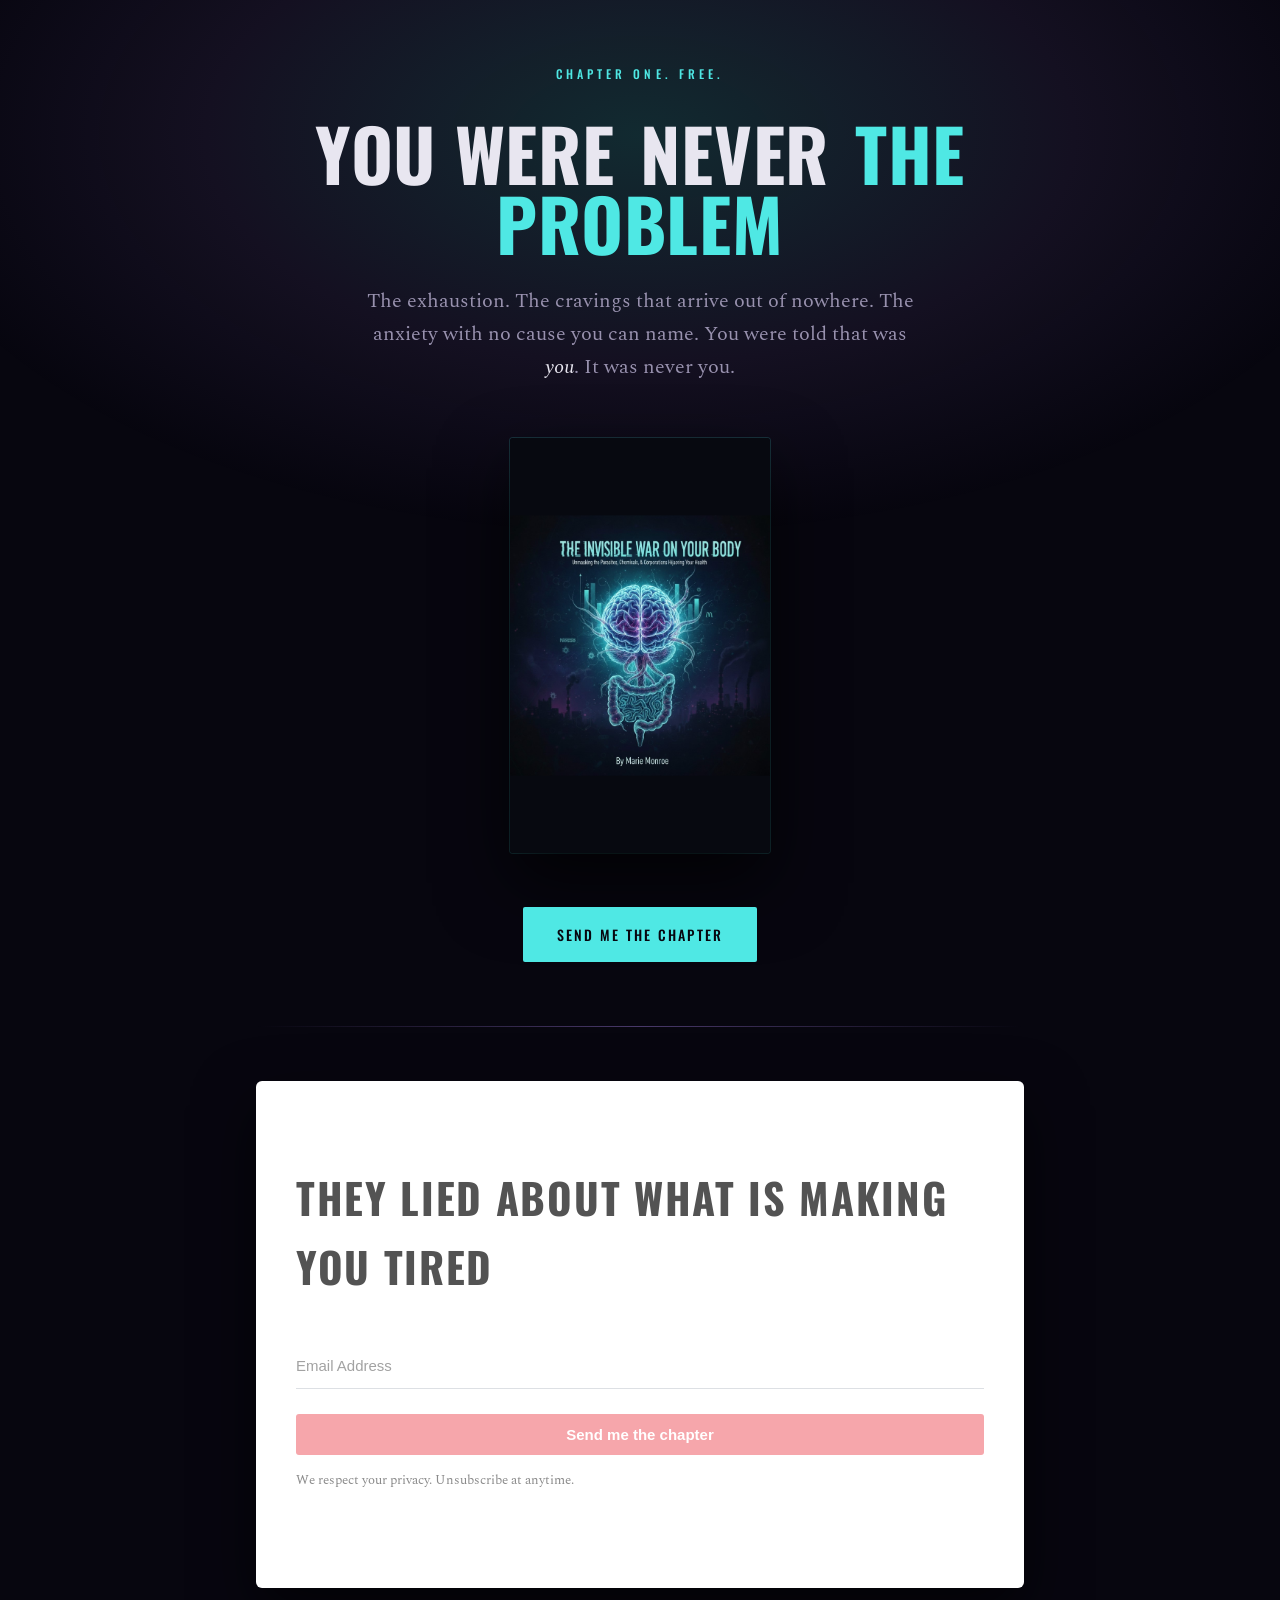
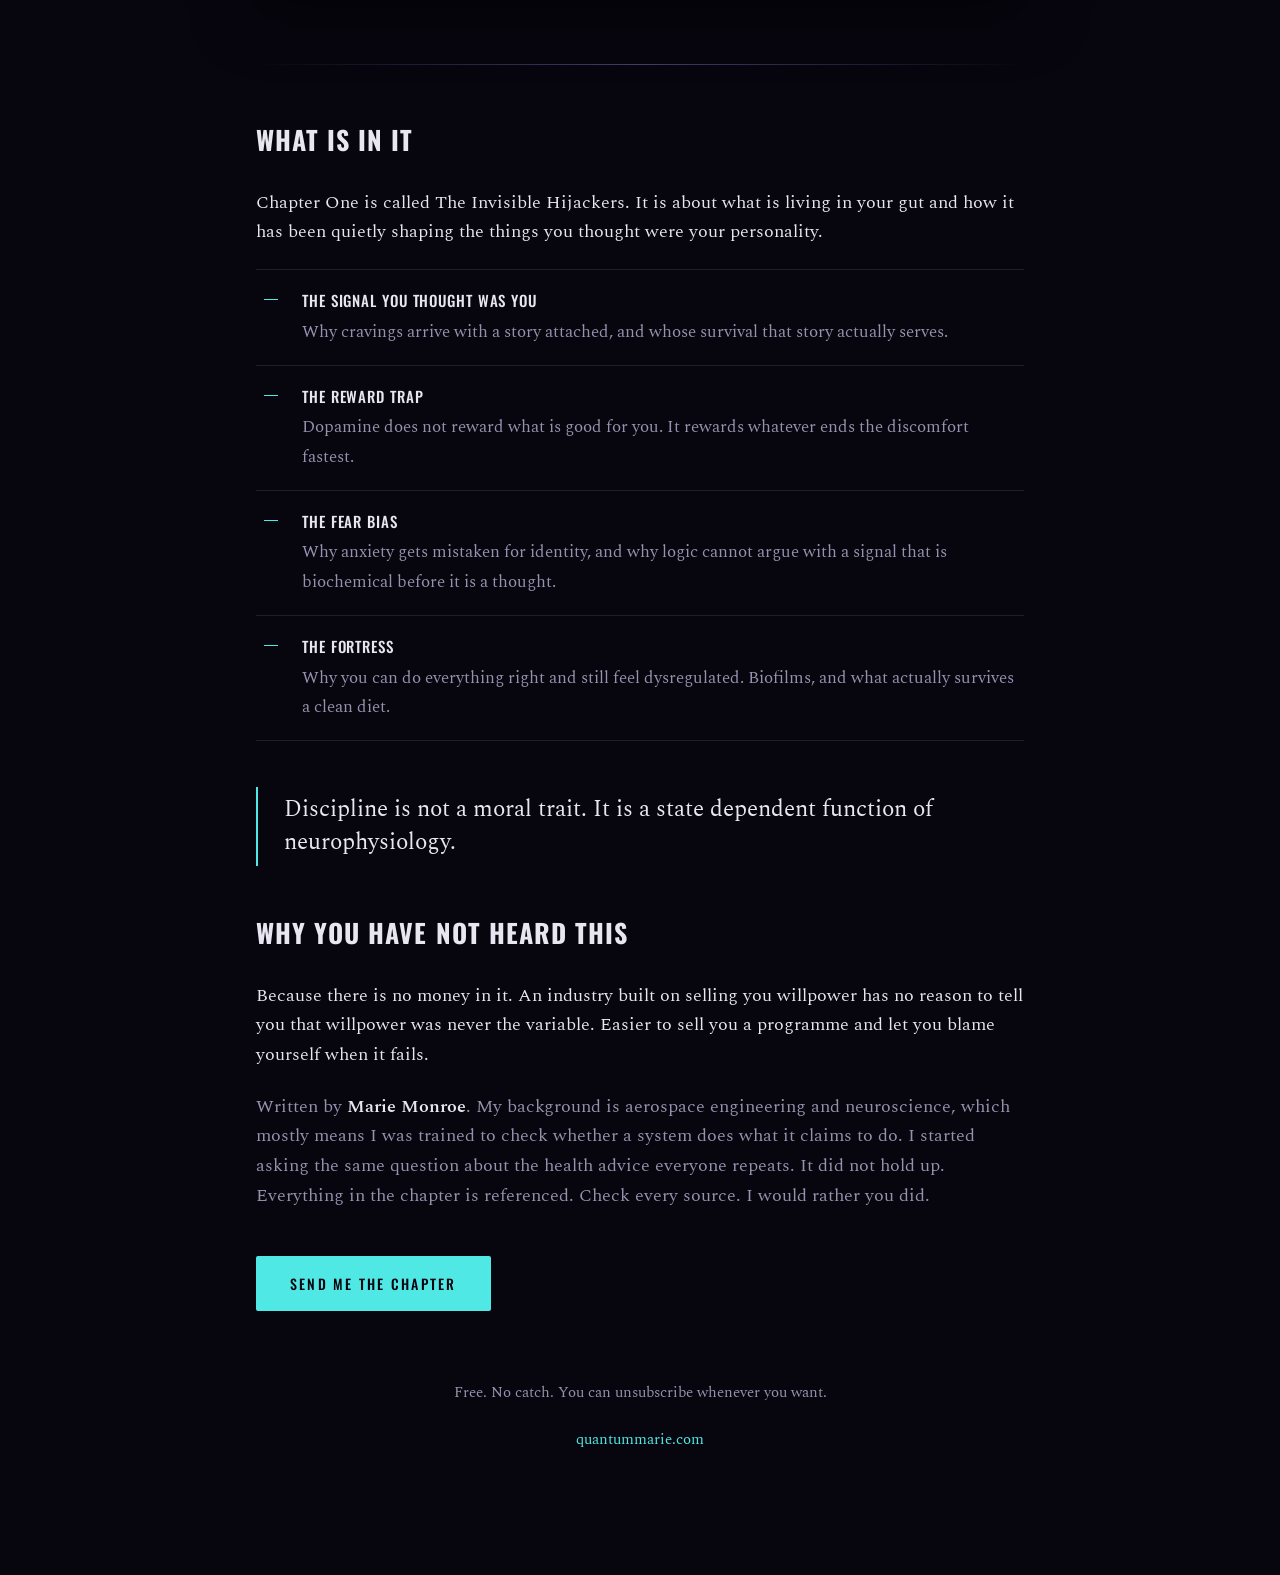
<file: free/index.html>
<!DOCTYPE html>
<html lang="en">
<head>
<meta charset="utf-8">
<meta name="viewport" content="width=device-width, initial-scale=1">
<title>Free Chapter | The Invisible War on Your Body</title>
<meta name="description" content="Chapter One of The Invisible War on Your Body. What is living in your gut, and how it has been shaping your cravings, your mood and your dopamine without your permission.">
<link rel="preconnect" href="https://fonts.googleapis.com">
<link rel="preconnect" href="https://fonts.gstatic.com" crossorigin>
<link href="https://fonts.googleapis.com/css2?family=Oswald:wght@500;700&family=Spectral:ital,wght@0,400;0,600;1,400&display=swap" rel="stylesheet">
<style>
:root{
  --ink:#07060F;
  --deep:#120C24;
  --signal:#4FE8E4;
  --violet:#8A6BC4;
  --paper:#E8E6F0;
  --mute:#9891AE;
}
*{box_sizing:border_box}
*,*::before,*::after{box-sizing:border-box}
html{scroll-behavior:smooth}
body{
  margin:0;
  background:var(--ink);
  color:var(--paper);
  font-family:'Spectral',Georgia,serif;
  font-size:18px;
  line-height:1.65;
  overflow-x:hidden;
}
.glow{
  position:fixed;
  top:-30vh;
  left:50%;
  transform:translateX(-50%);
  width:120vw;
  height:90vh;
  background:radial-gradient(ellipse at center,rgba(79,232,228,0.16),rgba(138,107,196,0.10) 40%,transparent 70%);
  pointer-events:none;
  z-index:0;
}
.wrap{
  position:relative;
  z-index:1;
  max-width:820px;
  margin:0 auto;
  padding:0 26px 100px;
}
header{padding:64px 0 0;text-align:center}
.eyebrow{
  font-family:'Oswald',sans-serif;
  font-weight:500;
  letter-spacing:0.34em;
  text-transform:uppercase;
  font-size:12px;
  color:var(--signal);
  margin:0 0 34px;
}
h1{
  font-family:'Oswald',sans-serif;
  font-weight:700;
  text-transform:uppercase;
  font-size:clamp(38px,8vw,72px);
  line-height:0.98;
  letter-spacing:0.01em;
  margin:0 0 26px;
}
h1 .lit{color:var(--signal)}
.redact{
  position:relative;
  display:inline-block;
  padding:0 0.1em;
}
.redact::after{
  content:"";
  position:absolute;
  inset:0.06em -0.06em 0.1em;
  background:var(--paper);
  animation:reveal 1.5s cubic-bezier(.7,0,.2,1) 0.9s forwards;
}
@keyframes reveal{to{transform:scaleX(0);transform-origin:right}}
@media (prefers-reduced-motion:reduce){
  .redact::after{animation:none;opacity:0}
}
.stand{
  font-size:20px;
  color:var(--mute);
  max-width:560px;
  margin:0 auto 54px;
}
.stand em{color:var(--paper);font-style:italic}
.cover{
  display:block;
  width:min(260px,62vw);
  margin:0 auto 54px;
  border-radius:3px;
  box-shadow:0 30px 70px rgba(0,0,0,0.7),0 0 0 1px rgba(79,232,228,0.18);
}
.formzone{
  margin:0 0 76px;
  scroll-margin-top:30px;
}
.rule{
  height:1px;
  background:linear-gradient(90deg,transparent,rgba(138,107,196,0.5),transparent);
  border:0;
  margin:0 0 54px;
}
h2{
  font-family:'Oswald',sans-serif;
  font-weight:700;
  text-transform:uppercase;
  letter-spacing:0.04em;
  font-size:26px;
  margin:0 0 26px;
}
p{margin:0 0 22px}
.inside{list-style:none;padding:0;margin:0 0 46px}
.inside li{
  padding:18px 0 18px 46px;
  position:relative;
  border-top:1px solid rgba(152,145,174,0.18);
}
.inside li:last-child{border-bottom:1px solid rgba(152,145,174,0.18)}
.inside li::before{
  content:"";
  position:absolute;
  left:8px;
  top:29px;
  width:14px;
  height:1px;
  background:var(--signal);
}
.inside strong{
  font-family:'Oswald',sans-serif;
  font-weight:500;
  text-transform:uppercase;
  letter-spacing:0.06em;
  font-size:15px;
  display:block;
  color:var(--paper);
  margin:0 0 4px;
}
.inside span{color:var(--mute);font-size:17px}
.pull{
  font-size:23px;
  line-height:1.45;
  color:var(--paper);
  border-left:2px solid var(--signal);
  padding:6px 0 6px 26px;
  margin:0 0 46px;
}
.who{color:var(--mute);margin-bottom:46px}
.who strong{color:var(--paper);font-weight:600}
.jump{
  display:inline-block;
  font-family:'Oswald',sans-serif;
  font-weight:500;
  text-transform:uppercase;
  letter-spacing:0.16em;
  font-size:14px;
  color:var(--ink);
  background:var(--signal);
  padding:16px 34px;
  border-radius:2px;
  text-decoration:none;
  transition:transform .2s ease,box-shadow .2s ease;
}
.jump:hover,.jump:focus{
  transform:translateY(-2px);
  box-shadow:0 12px 30px rgba(79,232,228,0.25);
}
a:focus-visible,.jump:focus-visible{outline:2px solid var(--violet);outline-offset:4px}
footer{
  text-align:center;
  color:var(--mute);
  font-size:15px;
  padding:70px 0 0;
}
footer a{color:var(--signal);text-decoration:none}
.formkit-form[data-uid="c30b18bfaf"]{
  max-width:100% !important;
  min-width:0 !important;
  box-shadow:0 24px 60px rgba(0,0,0,0.6) !important;
}
.formkit-form[data-uid="c30b18bfaf"] .formkit-background{display:none !important}
.formkit-form[data-uid="c30b18bfaf"] [data-style="full"]{display:block !important}
</style>
</head>
<body>

<div class="glow"></div>

<div class="wrap">

<header>
  <p class="eyebrow">Chapter One. Free.</p>
  <h1>You were <span class="redact">never</span> <span class="lit">the problem</span></h1>
  <p class="stand">The exhaustion. The cravings that arrive out of nowhere. The anxiety with no cause you can name. You were told that was <em>you</em>. It was never you.</p>
  <img class="cover" src="cover.png" alt="The Invisible War on Your Body by Marie Monroe">
  <a class="jump" href="#get">Send me the chapter</a>
</header>

<hr class="rule" style="margin:64px 0 54px">

<div class="formzone" id="get">
<script src="https://f.convertkit.com/ckjs/ck.5.js"></script>
      <form action="https://app.kit.com/forms/9782295/subscriptions" class="seva-form formkit-form" method="post" data-sv-form="9782295" data-uid="c30b18bfaf" data-format="inline" data-version="5" data-options="{&quot;settings&quot;:{&quot;after_subscribe&quot;:{&quot;action&quot;:&quot;message&quot;,&quot;success_message&quot;:&quot;Success! Now check your email to confirm your subscription.&quot;,&quot;redirect_url&quot;:&quot;&quot;},&quot;analytics&quot;:{&quot;google&quot;:null,&quot;fathom&quot;:null,&quot;facebook&quot;:null,&quot;segment&quot;:null,&quot;pinterest&quot;:null,&quot;sparkloop&quot;:null,&quot;googletagmanager&quot;:null},&quot;modal&quot;:{&quot;trigger&quot;:&quot;timer&quot;,&quot;scroll_percentage&quot;:null,&quot;timer&quot;:5,&quot;devices&quot;:&quot;all&quot;,&quot;show_once_every&quot;:15},&quot;powered_by&quot;:{&quot;show&quot;:true,&quot;url&quot;:&quot;https://kit.com/features/forms?utm_campaign=poweredby&amp;utm_content=form&amp;utm_medium=referral&amp;utm_source=dynamic&quot;},&quot;recaptcha&quot;:{&quot;enabled&quot;:false},&quot;return_visitor&quot;:{&quot;action&quot;:&quot;show&quot;,&quot;custom_content&quot;:&quot;&quot;},&quot;slide_in&quot;:{&quot;display_in&quot;:&quot;bottom_right&quot;,&quot;trigger&quot;:&quot;timer&quot;,&quot;scroll_percentage&quot;:null,&quot;timer&quot;:5,&quot;devices&quot;:&quot;all&quot;,&quot;show_once_every&quot;:15},&quot;sticky_bar&quot;:{&quot;display_in&quot;:&quot;top&quot;,&quot;trigger&quot;:&quot;timer&quot;,&quot;scroll_percentage&quot;:null,&quot;timer&quot;:5,&quot;devices&quot;:&quot;all&quot;,&quot;show_once_every&quot;:15}},&quot;version&quot;:&quot;5&quot;}" min-width="400 500 600 700 800" style="background-color: rgb(255, 255, 255); border-radius: 6px;"><div data-style="full"><div data-element="column" class="formkit-background" style="background-image: url(&quot;https://embed.filekitcdn.com/e/hbj6x24MYnfo9FvfHqjN1s/jfc7rpaAcbCzBEhMyAi7ho&quot;);"></div><div data-element="column" class="formkit-column"><div class="formkit-header" data-element="header" style="color: rgb(83, 83, 83); font-size: 28px; font-weight: 700;"><h2>They Lied About What is Making You Tired</h2></div><ul class="formkit-alert formkit-alert-error" data-element="errors" data-group="alert"></ul><div data-element="fields" class="seva-fields formkit-fields"><div class="formkit-field"><input class="formkit-input" name="email_address" aria-label="Email Address" placeholder="Email Address" required="" type="email" style="color: rgb(139, 139, 139); border-color: rgb(221, 224, 228); font-weight: 400;"></div><button data-element="submit" class="formkit-submit formkit-submit" style="color: rgb(255, 255, 255); background-color: rgb(246, 166, 171); border-radius: 3px; font-weight: 700;"><div class="formkit-spinner"><div></div><div></div><div></div></div><span class="">Send me the chapter</span></button></div><div class="formkit-disclaimer" data-element="disclaimer" style="color: rgb(139, 139, 139); font-size: 13px;">We respect your privacy. Unsubscribe at anytime.</div><div class="formkit-powered-by-convertkit-container"><a href="https://kit.com/features/forms?utm_campaign=poweredby&amp;utm_content=form&amp;utm_medium=referral&amp;utm_source=dynamic" data-element="powered-by" class="formkit-powered-by-convertkit" data-variant="dark" target="_blank" rel="nofollow noopener">Built with Kit</a></div></div></div><style>.formkit-form[data-uid="c30b18bfaf"] *{box-sizing:border-box;}.formkit-form[data-uid="c30b18bfaf"]{-webkit-font-smoothing:antialiased;-moz-osx-font-smoothing:grayscale;}.formkit-form[data-uid="c30b18bfaf"] legend{border:none;font-size:inherit;margin-bottom:10px;padding:0;position:relative;display:table;}.formkit-form[data-uid="c30b18bfaf"] fieldset{border:0;padding:0.01em 0 0 0;margin:0;min-width:0;}.formkit-form[data-uid="c30b18bfaf"] body:not(:-moz-handler-blocked) fieldset{display:table-cell;}.formkit-form[data-uid="c30b18bfaf"] h1,.formkit-form[data-uid="c30b18bfaf"] h2,.formkit-form[data-uid="c30b18bfaf"] h3,.formkit-form[data-uid="c30b18bfaf"] h4,.formkit-form[data-uid="c30b18bfaf"] h5,.formkit-form[data-uid="c30b18bfaf"] h6{color:inherit;font-size:inherit;font-weight:inherit;}.formkit-form[data-uid="c30b18bfaf"] h2{font-size:1.5em;margin:1em 0;}.formkit-form[data-uid="c30b18bfaf"] h3{font-size:1.17em;margin:1em 0;}.formkit-form[data-uid="c30b18bfaf"] p{color:inherit;font-size:inherit;font-weight:inherit;}.formkit-form[data-uid="c30b18bfaf"] ol:not([template-default]),.formkit-form[data-uid="c30b18bfaf"] ul:not([template-default]),.formkit-form[data-uid="c30b18bfaf"] blockquote:not([template-default]){text-align:left;}.formkit-form[data-uid="c30b18bfaf"] p:not([template-default]),.formkit-form[data-uid="c30b18bfaf"] hr:not([template-default]),.formkit-form[data-uid="c30b18bfaf"] blockquote:not([template-default]),.formkit-form[data-uid="c30b18bfaf"] ol:not([template-default]),.formkit-form[data-uid="c30b18bfaf"] ul:not([template-default]){color:inherit;font-style:initial;}.formkit-form[data-uid="c30b18bfaf"] .ordered-list,.formkit-form[data-uid="c30b18bfaf"] .unordered-list{list-style-position:outside !important;padding-left:1em;}.formkit-form[data-uid="c30b18bfaf"] .list-item{padding-left:0;}.formkit-form[data-uid="c30b18bfaf"][data-format="modal"]{display:none;}.formkit-form[data-uid="c30b18bfaf"][data-format="slide in"]{display:none;}.formkit-form[data-uid="c30b18bfaf"][data-format="sticky bar"]{display:none;}.formkit-sticky-bar .formkit-form[data-uid="c30b18bfaf"][data-format="sticky bar"]{display:block;}.formkit-form[data-uid="c30b18bfaf"] .formkit-input,.formkit-form[data-uid="c30b18bfaf"] .formkit-select,.formkit-form[data-uid="c30b18bfaf"] .formkit-checkboxes{width:100%;}.formkit-form[data-uid="c30b18bfaf"] .formkit-button,.formkit-form[data-uid="c30b18bfaf"] .formkit-submit{border:0;border-radius:5px;color:#ffffff;cursor:pointer;display:inline-block;text-align:center;font-size:15px;font-weight:500;cursor:pointer;margin-bottom:15px;overflow:hidden;padding:0;position:relative;vertical-align:middle;}.formkit-form[data-uid="c30b18bfaf"] .formkit-button:hover,.formkit-form[data-uid="c30b18bfaf"] .formkit-submit:hover,.formkit-form[data-uid="c30b18bfaf"] .formkit-button:focus,.formkit-form[data-uid="c30b18bfaf"] .formkit-submit:focus{outline:none;}.formkit-form[data-uid="c30b18bfaf"] .formkit-button:hover > span,.formkit-form[data-uid="c30b18bfaf"] .formkit-submit:hover > span,.formkit-form[data-uid="c30b18bfaf"] .formkit-button:focus > span,.formkit-form[data-uid="c30b18bfaf"] .formkit-submit:focus > span{background-color:rgba(0,0,0,0.1);}.formkit-form[data-uid="c30b18bfaf"] .formkit-button > span,.formkit-form[data-uid="c30b18bfaf"] .formkit-submit > span{display:block;-webkit-transition:all 300ms ease-in-out;transition:all 300ms ease-in-out;padding:12px 24px;}.formkit-form[data-uid="c30b18bfaf"] .formkit-input{background:#ffffff;font-size:15px;padding:12px;border:1px solid #e3e3e3;-webkit-flex:1 0 auto;-ms-flex:1 0 auto;flex:1 0 auto;line-height:1.4;margin:0;-webkit-transition:border-color ease-out 300ms;transition:border-color ease-out 300ms;}.formkit-form[data-uid="c30b18bfaf"] .formkit-input:focus{outline:none;border-color:#1677be;-webkit-transition:border-color ease 300ms;transition:border-color ease 300ms;}.formkit-form[data-uid="c30b18bfaf"] .formkit-input::-webkit-input-placeholder{color:inherit;opacity:0.8;}.formkit-form[data-uid="c30b18bfaf"] .formkit-input::-moz-placeholder{color:inherit;opacity:0.8;}.formkit-form[data-uid="c30b18bfaf"] .formkit-input:-ms-input-placeholder{color:inherit;opacity:0.8;}.formkit-form[data-uid="c30b18bfaf"] .formkit-input::placeholder{color:inherit;opacity:0.8;}.formkit-form[data-uid="c30b18bfaf"] .formkit-alert{background:#f9fafb;border:1px solid #e3e3e3;border-radius:5px;-webkit-flex:1 0 auto;-ms-flex:1 0 auto;flex:1 0 auto;list-style:none;margin:25px auto;padding:12px;text-align:center;width:100%;}.formkit-form[data-uid="c30b18bfaf"] .formkit-alert:empty{display:none;}.formkit-form[data-uid="c30b18bfaf"] .formkit-alert-success{background:#d3fbeb;border-color:#10bf7a;color:#0c905c;}.formkit-form[data-uid="c30b18bfaf"] .formkit-alert-error{background:#fde8e2;border-color:#f2643b;color:#ea4110;}.formkit-form[data-uid="c30b18bfaf"] .formkit-spinner{display:-webkit-box;display:-webkit-flex;display:-ms-flexbox;display:flex;height:0px;width:0px;margin:0 auto;position:absolute;top:0;left:0;right:0;width:0px;overflow:hidden;text-align:center;-webkit-transition:all 300ms ease-in-out;transition:all 300ms ease-in-out;}.formkit-form[data-uid="c30b18bfaf"] .formkit-spinner > div{margin:auto;width:12px;height:12px;background-color:#fff;opacity:0.3;border-radius:100%;display:inline-block;-webkit-animation:formkit-bouncedelay-formkit-form-data-uid-c30b18bfaf- 1.4s infinite ease-in-out both;animation:formkit-bouncedelay-formkit-form-data-uid-c30b18bfaf- 1.4s infinite ease-in-out both;}.formkit-form[data-uid="c30b18bfaf"] .formkit-spinner > div:nth-child(1){-webkit-animation-delay:-0.32s;animation-delay:-0.32s;}.formkit-form[data-uid="c30b18bfaf"] .formkit-spinner > div:nth-child(2){-webkit-animation-delay:-0.16s;animation-delay:-0.16s;}.formkit-form[data-uid="c30b18bfaf"] .formkit-submit[data-active] .formkit-spinner{opacity:1;height:100%;width:50px;}.formkit-form[data-uid="c30b18bfaf"] .formkit-submit[data-active] .formkit-spinner ~ span{opacity:0;}.formkit-form[data-uid="c30b18bfaf"] .formkit-powered-by[data-active="false"]{opacity:0.35;}.formkit-form[data-uid="c30b18bfaf"] .formkit-powered-by-convertkit-container{display:-webkit-box;display:-webkit-flex;display:-ms-flexbox;display:flex;width:100%;margin:10px 0;position:relative;}.formkit-form[data-uid="c30b18bfaf"] .formkit-powered-by-convertkit-container[data-active="false"]{opacity:0.35;}.formkit-form[data-uid="c30b18bfaf"] .formkit-powered-by-convertkit{-webkit-align-items:center;-webkit-box-align:center;-ms-flex-align:center;align-items:center;background-color:#ffffff;border-radius:9px;color:#3d3d3d;cursor:pointer;display:block;height:36px;margin:0 auto;opacity:0.95;padding:0;-webkit-text-decoration:none;text-decoration:none;text-indent:100%;-webkit-transition:ease-in-out all 200ms;transition:ease-in-out all 200ms;white-space:nowrap;overflow:hidden;-webkit-user-select:none;-moz-user-select:none;-ms-user-select:none;user-select:none;width:157px;background-repeat:no-repeat;background-position:center;}.formkit-form[data-uid="c30b18bfaf"] .formkit-powered-by-convertkit:hover,.formkit-form[data-uid="c30b18bfaf"] .formkit-powered-by-convertkit:focus{background-color:#ffffff;-webkit-transform:scale(1.025) perspective(1px);-ms-transform:scale(1.025) perspective(1px);transform:scale(1.025) perspective(1px);opacity:1;}.formkit-form[data-uid="c30b18bfaf"] .formkit-powered-by-convertkit[data-variant="dark"],.formkit-form[data-uid="c30b18bfaf"] .formkit-powered-by-convertkit[data-variant="light"]{background-color:transparent;border-color:transparent;width:133px;}@-webkit-keyframes formkit-bouncedelay-formkit-form-data-uid-c30b18bfaf-{0%,80%,100%{-webkit-transform:scale(0);-ms-transform:scale(0);transform:scale(0);}40%{-webkit-transform:scale(1);-ms-transform:scale(1);transform:scale(1);}}@keyframes formkit-bouncedelay-formkit-form-data-uid-c30b18bfaf-{0%,80%,100%{-webkit-transform:scale(0);-ms-transform:scale(0);transform:scale(0);}40%{-webkit-transform:scale(1);-ms-transform:scale(1);transform:scale(1);}}.formkit-form[data-uid="c30b18bfaf"] blockquote{padding:10px 20px;margin:0 0 20px;border-left:5px solid #e1e1e1;}.formkit-form[data-uid="c30b18bfaf"] .seva-custom-content{padding:15px;font-size:16px;color:#fff;mix-blend-mode:difference;}.formkit-form[data-uid="c30b18bfaf"] .formkit-modal.guard{max-width:420px;width:100%;} .formkit-form[data-uid="c30b18bfaf"]{box-shadow:0 0px 2px rgba(0,0,0,0.15);max-width:700px;overflow:hidden;}@media only screen and (min-width:800px){.formkit-form[data-uid="c30b18bfaf"]{min-width:600px;}}.formkit-form[data-uid="c30b18bfaf"] [data-style="full"]{width:100%;display:block;}.formkit-form[data-uid="c30b18bfaf"] .formkit-background{background-position:center center;background-size:cover;min-height:200px;}.formkit-form[data-uid="c30b18bfaf"] .formkit-column{padding:20px;position:relative;}.formkit-form[data-uid="c30b18bfaf"] .formkit-header{margin-top:0;margin-bottom:20px;}.formkit-form[data-uid="c30b18bfaf"] .formkit-field{margin:0 0 10px 0;}.formkit-form[data-uid="c30b18bfaf"] .formkit-input{width:100%;border-left:none;border-right:none;border-top:none;padding-left:0;padding-right:0;}.formkit-form[data-uid="c30b18bfaf"] .formkit-fields .formkit-submit{margin-top:15px;width:100%;}.formkit-form[data-uid="c30b18bfaf"] .formkit-disclaimer{margin:0 0 15px 0;}.formkit-form[data-uid="c30b18bfaf"] .formkit-disclaimer > p{margin:0;}.formkit-form[data-uid="c30b18bfaf"] .formkit-powered-by-convertkit-container{margin-bottom:0;margin-top:20px;}.formkit-form[data-uid="c30b18bfaf"][min-width~="600"] [data-style="full"],.formkit-form[data-uid="c30b18bfaf"][min-width~="700"] [data-style="full"],.formkit-form[data-uid="c30b18bfaf"][min-width~="800"] [data-style="full"]{display:grid;grid-template-columns:repeat(auto-fit,minmax(200px,1fr));}.formkit-form[data-uid="c30b18bfaf"][min-width~="600"] .formkit-column,.formkit-form[data-uid="c30b18bfaf"][min-width~="700"] .formkit-column,.formkit-form[data-uid="c30b18bfaf"][min-width~="800"] .formkit-column{padding:40px;} </style></form>
</div>

<hr class="rule">

<h2>What is in it</h2>

<p>Chapter One is called The Invisible Hijackers. It is about what is living in your gut and how it has been quietly shaping the things you thought were your personality.</p>

<ul class="inside">
  <li><strong>The signal you thought was you</strong><span>Why cravings arrive with a story attached, and whose survival that story actually serves.</span></li>
  <li><strong>The reward trap</strong><span>Dopamine does not reward what is good for you. It rewards whatever ends the discomfort fastest.</span></li>
  <li><strong>The fear bias</strong><span>Why anxiety gets mistaken for identity, and why logic cannot argue with a signal that is biochemical before it is a thought.</span></li>
  <li><strong>The fortress</strong><span>Why you can do everything right and still feel dysregulated. Biofilms, and what actually survives a clean diet.</span></li>
</ul>

<p class="pull">Discipline is not a moral trait. It is a state dependent function of neurophysiology.</p>

<h2>Why you have not heard this</h2>

<p>Because there is no money in it. An industry built on selling you willpower has no reason to tell you that willpower was never the variable. Easier to sell you a programme and let you blame yourself when it fails.</p>

<p class="who">Written by <strong>Marie Monroe</strong>. My background is aerospace engineering and neuroscience, which mostly means I was trained to check whether a system does what it claims to do. I started asking the same question about the health advice everyone repeats. It did not hold up. Everything in the chapter is referenced. Check every source. I would rather you did.</p>

<a class="jump" href="#get">Send me the chapter</a>

<footer>
  <p>Free. No catch. You can unsubscribe whenever you want.</p>
  <p><a href="/">quantummarie.com</a></p>
</footer>

</div>

</body>
</html>
</file>
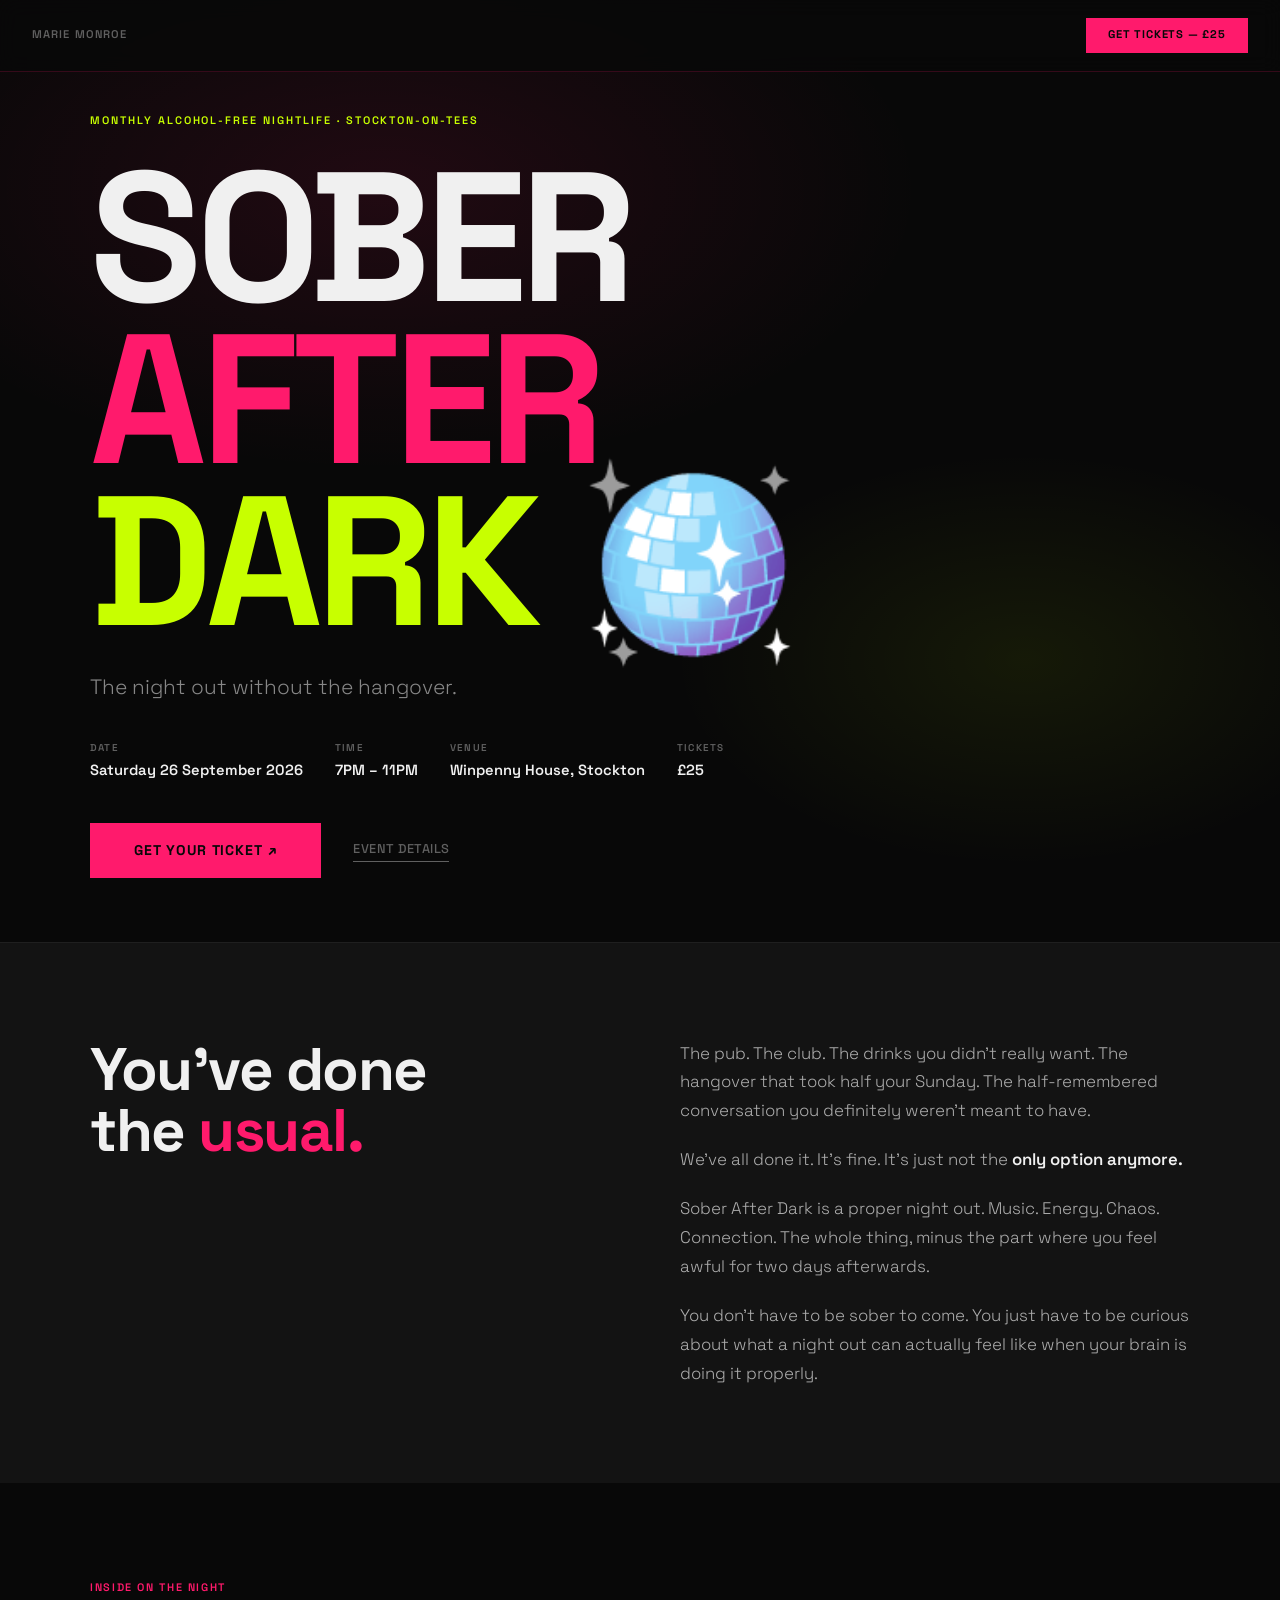
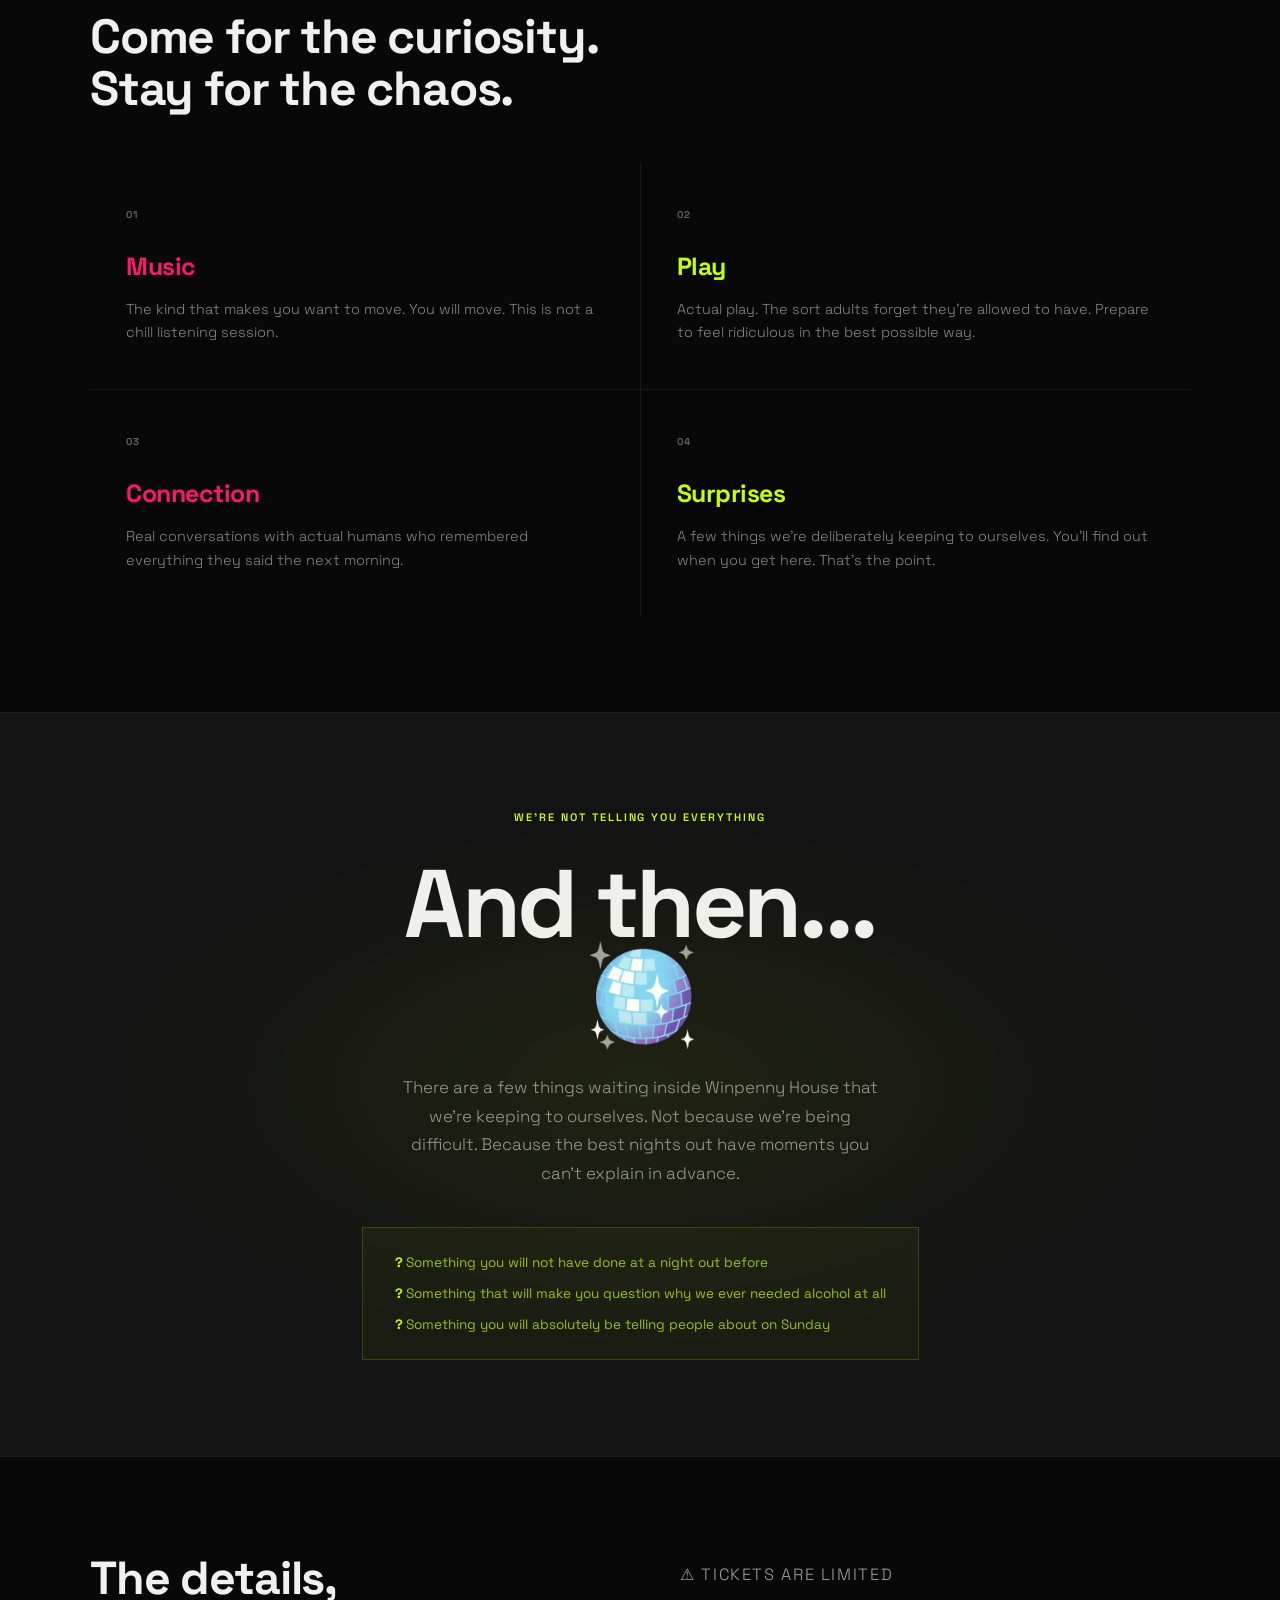
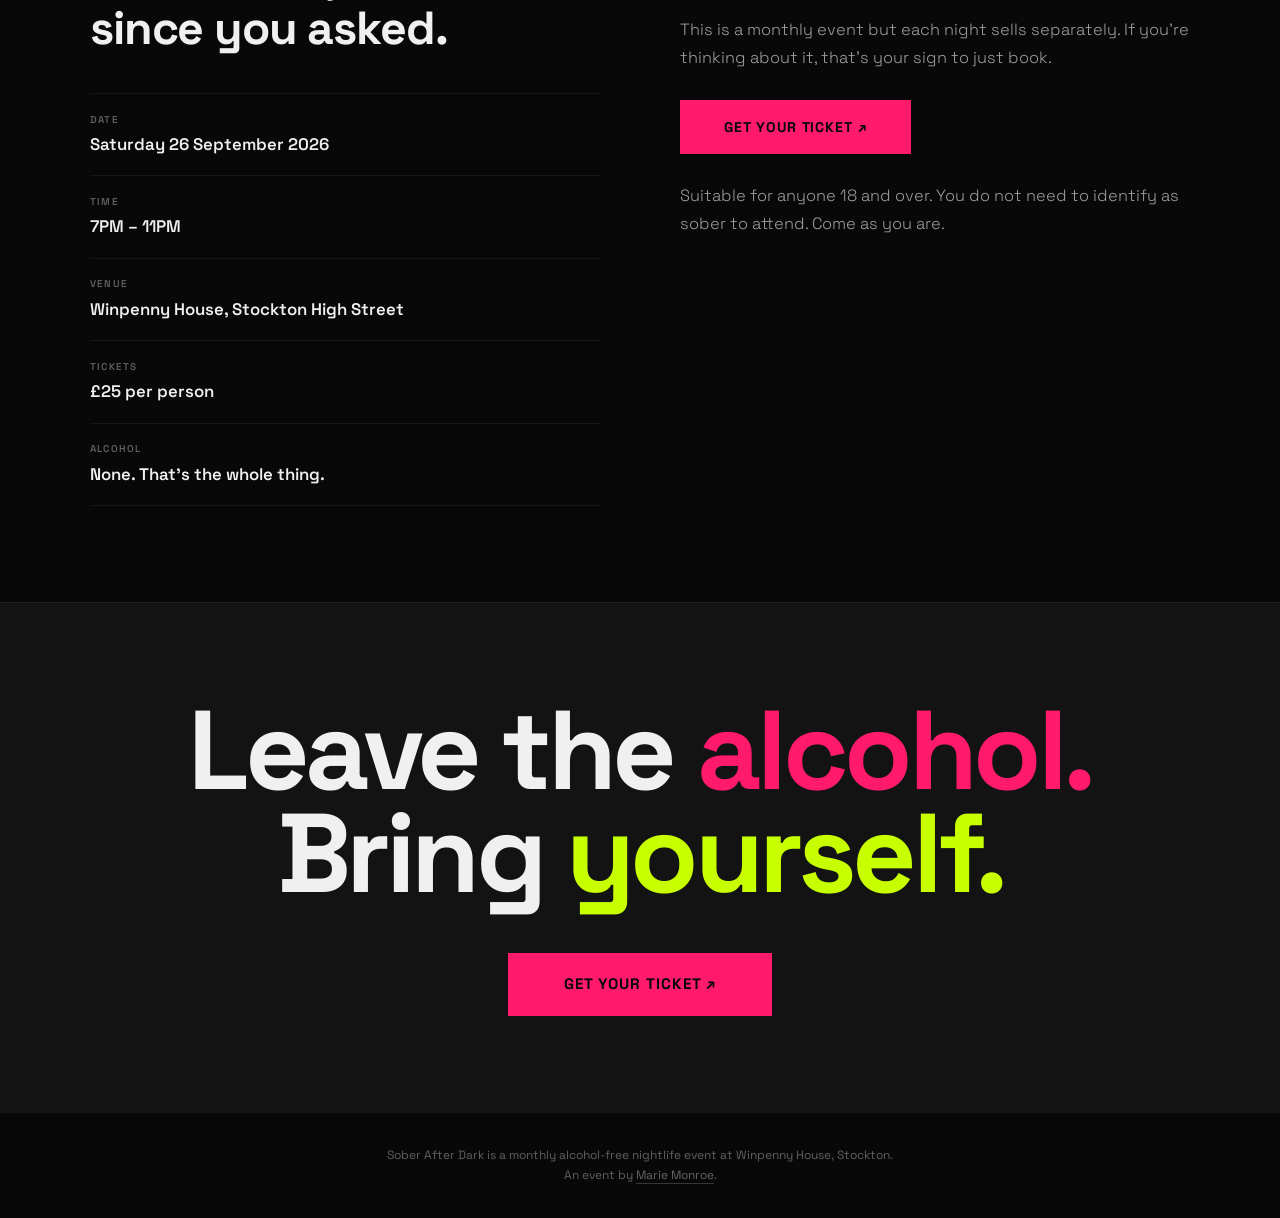
<file: sober/index.html>
<!DOCTYPE html>
<html lang="en">
<head>
    <meta charset="UTF-8">
    <meta name="viewport" content="width=device-width, initial-scale=1.0">
    <title>Sober After Dark 🪩 | 26 September 2026 | Winpenny House, Stockton</title>
    <meta name="description" content="The night out without the hangover. Alcohol-free nightlife at Winpenny House, Stockton. Saturday 26 September 2026, 7PM–11PM. Tickets £25.">
    <meta property="og:title" content="Sober After Dark 🪩 — The night out without the hangover.">
    <meta property="og:description" content="Music. Play. Connection. Surprises. No alcohol. Saturday 26 September 2026 at Winpenny House, Stockton. Tickets £25.">
    <meta property="og:type" content="website">
    <meta property="og:url" content="https://quantummarie.com/sober/">
    <link rel="icon" href="https://quantummarie.com/logo.png">
    <link rel="preconnect" href="https://fonts.googleapis.com">
    <link rel="preconnect" href="https://fonts.gstatic.com" crossorigin>
    <link href="https://fonts.googleapis.com/css2?family=Space+Grotesk:wght@300;400;500;600;700&display=swap" rel="stylesheet">
    <style>
        *, *::before, *::after { box-sizing: border-box; margin: 0; padding: 0; }
        :root { --black: #080808; --charcoal: #131313; --card: #191919; --pink: #FF1A6C; --green: #C8FF00; --white: #F0F0F0; --muted: #606060; --font: 'Space Grotesk', sans-serif; }
        html { scroll-behavior: smooth; }
        body { background: var(--black); color: var(--white); font-family: var(--font); font-size: 16px; line-height: 1.6; overflow-x: hidden; }
        .site-nav { position: fixed; top: 0; left: 0; right: 0; z-index: 200; display: flex; justify-content: space-between; align-items: center; padding: 1.1rem 2rem; background: rgba(8,8,8,0.88); backdrop-filter: blur(10px); border-bottom: 1px solid rgba(255,26,108,0.18); }
        .nav-brand { font-size: 0.7rem; font-weight: 600; letter-spacing: 0.1em; text-transform: uppercase; color: var(--muted); text-decoration: none; transition: color 0.2s; }
        .nav-brand:hover { color: var(--white); }
        .nav-ticket { display: inline-block; padding: 0.55rem 1.4rem; background: var(--pink); color: var(--black); font-family: var(--font); font-size: 0.7rem; font-weight: 700; text-transform: uppercase; letter-spacing: 0.07em; text-decoration: none; transition: background 0.15s; }
        .nav-ticket:hover { background: #ff4d8f; }
        .hero { min-height: 100svh; display: flex; flex-direction: column; justify-content: flex-end; padding: 7rem 2rem 4rem; position: relative; overflow: hidden; }
        .hero::before { content: ''; position: absolute; inset: 0; background: radial-gradient(ellipse 70% 50% at 30% 20%, rgba(255,26,108,0.1) 0%, transparent 60%), radial-gradient(ellipse 50% 40% at 80% 70%, rgba(200,255,0,0.07) 0%, transparent 55%); pointer-events: none; }
        .hero-inner { max-width: 1100px; width: 100%; margin: 0 auto; position: relative; }
        .hero-label, .hero-title .word, .hero-tagline, .hero-meta, .hero-actions { opacity: 0; }
        .hero-label { font-size: 0.68rem; font-weight: 600; color: var(--green); letter-spacing: 0.18em; text-transform: uppercase; margin-bottom: 1.75rem; animation: fadeUp 0.55s ease forwards 0.1s; }
        .hero-title { line-height: 0.88; margin-bottom: 1.75rem; display: flex; flex-direction: column; }
        .hero-title .word { display: block; font-size: clamp(4.8rem, 15vw, 11.5rem); font-weight: 700; letter-spacing: -0.035em; }
        .word-1 { color: var(--white); animation: fadeUp 0.65s ease forwards 0.2s; }
        .word-2 { color: var(--pink); animation: fadeUp 0.65s ease forwards 0.35s; }
        .word-3 { color: var(--green); animation: fadeUp 0.65s ease forwards 0.5s; }
        .hero-tagline { font-size: clamp(1rem, 2.5vw, 1.3rem); font-weight: 300; color: rgba(240,240,240,0.55); margin-bottom: 2.25rem; animation: fadeUp 0.55s ease forwards 0.65s; }
        .hero-meta { display: flex; flex-wrap: wrap; gap: 2rem; margin-bottom: 2.5rem; animation: fadeUp 0.55s ease forwards 0.78s; }
        .meta-item { display: flex; flex-direction: column; gap: 0.2rem; }
        .meta-label { font-size: 0.62rem; font-weight: 600; text-transform: uppercase; letter-spacing: 0.12em; color: var(--muted); }
        .meta-value { font-size: 0.92rem; font-weight: 600; color: var(--white); }
        .hero-actions { display: flex; align-items: center; gap: 2rem; flex-wrap: wrap; animation: fadeUp 0.55s ease forwards 0.9s; }
        .btn { display: inline-block; font-family: var(--font); font-weight: 700; text-transform: uppercase; letter-spacing: 0.06em; text-decoration: none; transition: transform 0.15s ease, background 0.15s ease; }
        .btn-pink { padding: 1rem 2.75rem; background: var(--pink); color: var(--black); font-size: 0.88rem; }
        .btn-pink:hover { background: #ff4d8f; transform: translateY(-2px); }
        .btn-ghost { font-size: 0.8rem; font-weight: 500; color: var(--muted); border-bottom: 1px solid var(--muted); padding-bottom: 2px; letter-spacing: 0.03em; }
        .btn-ghost:hover { color: var(--white); border-color: var(--white); }
        .section { padding: 6rem 2rem; }
        .section-inner { max-width: 1100px; margin: 0 auto; }
        .idea { background: var(--charcoal); border-top: 1px solid rgba(255,255,255,0.05); }
        .idea-grid { display: grid; grid-template-columns: 1fr 1fr; gap: 5rem; align-items: start; }
        .idea-headline { font-size: clamp(2.2rem, 5vw, 3.75rem); font-weight: 700; line-height: 1.02; letter-spacing: -0.025em; }
        .idea-headline em { font-style: normal; color: var(--pink); }
        .idea-copy { display: flex; flex-direction: column; gap: 1.25rem; }
        .idea-copy p { font-size: 1.05rem; font-weight: 300; color: rgba(240,240,240,0.7); line-height: 1.72; }
        .idea-copy strong { color: var(--white); font-weight: 600; }
        .expect-heading { margin-bottom: 3rem; }
        .expect-pre { font-size: 0.68rem; font-weight: 600; letter-spacing: 0.15em; text-transform: uppercase; color: var(--pink); margin-bottom: 0.9rem; }
        .expect-title { font-size: clamp(1.9rem, 4vw, 3rem); font-weight: 700; letter-spacing: -0.025em; line-height: 1.08; }
        .expect-grid { display: grid; grid-template-columns: 1fr 1fr; gap: 1px; background: rgba(255,255,255,0.07); }
        .expect-cell { background: var(--black); padding: 2.75rem 2.25rem; position: relative; }
        .expect-cell::after { content: ''; position: absolute; top: 0; left: 0; right: 0; height: 2px; transform: scaleX(0); transform-origin: left; transition: transform 0.3s ease; }
        .expect-cell:hover::after { transform: scaleX(1); }
        .expect-cell:nth-child(1)::after, .expect-cell:nth-child(3)::after { background: var(--pink); }
        .expect-cell:nth-child(2)::after, .expect-cell:nth-child(4)::after { background: var(--green); }
        .expect-num { font-size: 0.62rem; font-weight: 700; letter-spacing: 0.12em; color: var(--muted); margin-bottom: 1.5rem; }
        .expect-name { font-size: 1.55rem; font-weight: 700; letter-spacing: -0.02em; margin-bottom: 0.7rem; }
        .expect-cell:nth-child(1) .expect-name, .expect-cell:nth-child(3) .expect-name { color: var(--pink); }
        .expect-cell:nth-child(2) .expect-name, .expect-cell:nth-child(4) .expect-name { color: var(--green); }
        .expect-desc { font-size: 0.9rem; font-weight: 300; color: rgba(240,240,240,0.55); line-height: 1.65; }
        .mystery { background: var(--charcoal); text-align: center; border-top: 1px solid rgba(255,255,255,0.05); border-bottom: 1px solid rgba(255,255,255,0.05); position: relative; overflow: hidden; }
        .mystery::before { content: ''; position: absolute; inset: 0; background: radial-gradient(ellipse 65% 55% at 50% 50%, rgba(200,255,0,0.07) 0%, transparent 65%); pointer-events: none; }
        .mystery-pre { font-size: 0.68rem; font-weight: 600; letter-spacing: 0.18em; text-transform: uppercase; color: var(--green); margin-bottom: 2rem; }
        .mystery-headline { font-size: clamp(2.8rem, 8vw, 6rem); font-weight: 700; letter-spacing: -0.035em; line-height: 0.95; margin-bottom: 2rem; }
        .mystery-body { max-width: 480px; margin: 0 auto 2.5rem; font-size: 1.05rem; font-weight: 300; color: rgba(240,240,240,0.6); line-height: 1.7; }
        .mystery-list { display: inline-flex; flex-direction: column; gap: 0.6rem; text-align: left; border: 1px solid rgba(200,255,0,0.18); background: rgba(200,255,0,0.04); padding: 1.5rem 2rem; }
        .mystery-item { font-size: 0.85rem; font-weight: 400; color: rgba(200,255,0,0.72); line-height: 1.55; }
        .mystery-item::before { content: '? '; font-weight: 700; color: var(--green); }
        .details-grid { display: grid; grid-template-columns: 1fr 1fr; gap: 5rem; align-items: start; }
        .details-title { font-size: clamp(2rem, 4vw, 2.9rem); font-weight: 700; letter-spacing: -0.025em; line-height: 1.08; margin-bottom: 2.5rem; }
        .info-list { list-style: none; display: flex; flex-direction: column; gap: 0; }
        .info-list li { display: flex; flex-direction: column; gap: 0.22rem; padding: 1.1rem 0; border-bottom: 1px solid rgba(255,255,255,0.06); }
        .info-list li:first-child { border-top: 1px solid rgba(255,255,255,0.06); }
        .info-label { font-size: 0.62rem; font-weight: 600; text-transform: uppercase; letter-spacing: 0.12em; color: var(--muted); }
        .info-value { font-size: 1.05rem; font-weight: 600; color: var(--white); }
        .details-aside { display: flex; flex-direction: column; gap: 1.75rem; padding-top: 0.5rem; }
        .limited-tag { font-size: 0.72rem; font-weight: 700; text-transform: uppercase; letter-spacing: 0.1em; color: var(--pink); }
        .details-aside p { font-size: 1.02rem; font-weight: 300; color: rgba(240,240,240,0.65); line-height: 1.7; }
        .details-small { font-size: 0.78rem; color: var(--muted); line-height: 1.6; }
        .final { background: var(--charcoal); text-align: center; border-top: 1px solid rgba(255,255,255,0.05); }
        .final-headline { font-size: clamp(3rem, 9vw, 7rem); font-weight: 700; letter-spacing: -0.04em; line-height: 0.92; margin-bottom: 3rem; }
        .final-headline .pink { color: var(--pink); }
        .final-headline .green { color: var(--green); }
        .site-footer { padding: 2rem; text-align: center; border-top: 1px solid rgba(255,255,255,0.05); }
        .site-footer p { font-size: 0.75rem; color: var(--muted); line-height: 1.7; }
        .site-footer a { color: rgba(240,240,240,0.4); text-decoration: none; border-bottom: 1px solid rgba(240,240,240,0.2); transition: color 0.2s; }
        .site-footer a:hover { color: var(--white); }
        @keyframes fadeUp { from { opacity: 0; transform: translateY(22px); } to { opacity: 1; transform: translateY(0); } }
        @media (max-width: 720px) {
            .hero { padding: 5.5rem 1.5rem 3.5rem; }
            .idea-grid { grid-template-columns: 1fr; gap: 2.25rem; }
            .expect-grid { grid-template-columns: 1fr; }
            .details-grid { grid-template-columns: 1fr; gap: 3rem; }
            .section { padding: 4.5rem 1.5rem; }
            .hero-meta { gap: 1.25rem; }
            .nav-brand { display: none; }
        }
        @media (prefers-reduced-motion: reduce) {
            .hero-label, .hero-title .word, .hero-tagline, .hero-meta, .hero-actions { opacity: 1; animation: none; }
            .expect-cell::after { transition: none; }
        }
    </style>
</head>
<body>
    <nav class="site-nav" aria-label="Site navigation">
        <a href="https://quantummarie.com" class="nav-brand">Marie Monroe</a>
        <a href="https://marie-monroe-2.myshopify.com/products/sober-after-dark?utm_campaign=share_orders&utm_content=android&utm_medium=product-links" class="nav-ticket">Get Tickets — £25</a>
    </nav>
    <section class="hero" aria-labelledby="hero-heading">
        <div class="hero-inner">
            <p class="hero-label">Monthly alcohol-free nightlife · Stockton-on-Tees</p>
            <h1 class="hero-title" id="hero-heading">
                <span class="word word-1">SOBER</span>
                <span class="word word-2">AFTER</span>
                <span class="word word-3">DARK 🪩</span>
            </h1>
            <p class="hero-tagline">The night out without the hangover.</p>
            <div class="hero-meta">
                <div class="meta-item"><span class="meta-label">Date</span><span class="meta-value">Saturday 26 September 2026</span></div>
                <div class="meta-item"><span class="meta-label">Time</span><span class="meta-value">7PM – 11PM</span></div>
                <div class="meta-item"><span class="meta-label">Venue</span><span class="meta-value">Winpenny House, Stockton</span></div>
                <div class="meta-item"><span class="meta-label">Tickets</span><span class="meta-value">£25</span></div>
            </div>
            <div class="hero-actions">
                <a href="https://marie-monroe-2.myshopify.com/products/sober-after-dark?utm_campaign=share_orders&utm_content=android&utm_medium=product-links" class="btn btn-pink">Get Your Ticket ↗</a>
                <a href="#details" class="btn btn-ghost">Event details</a>
            </div>
        </div>
    </section>
    <section class="section idea" aria-labelledby="idea-heading">
        <div class="section-inner">
            <div class="idea-grid">
                <div><h2 class="idea-headline" id="idea-heading">You've done<br>the <em>usual.</em></h2></div>
                <div class="idea-copy">
                    <p>The pub. The club. The drinks you didn't really want. The hangover that took half your Sunday. The half-remembered conversation you definitely weren't meant to have.</p>
                    <p>We've all done it. It's fine. It's just not the <strong>only option anymore.</strong></p>
                    <p>Sober After Dark is a proper night out. Music. Energy. Chaos. Connection. The whole thing, minus the part where you feel awful for two days afterwards.</p>
                    <p>You don't have to be sober to come. You just have to be curious about what a night out can actually feel like when your brain is doing it properly.</p>
                </div>
            </div>
        </div>
    </section>
    <section class="section" aria-labelledby="expect-heading">
        <div class="section-inner">
            <div class="expect-heading">
                <p class="expect-pre">Inside on the night</p>
                <h2 class="expect-title" id="expect-heading">Come for the curiosity.<br>Stay for the chaos.</h2>
            </div>
            <div class="expect-grid">
                <div class="expect-cell"><div class="expect-num">01</div><h3 class="expect-name">Music</h3><p class="expect-desc">The kind that makes you want to move. You will move. This is not a chill listening session.</p></div>
                <div class="expect-cell"><div class="expect-num">02</div><h3 class="expect-name">Play</h3><p class="expect-desc">Actual play. The sort adults forget they're allowed to have. Prepare to feel ridiculous in the best possible way.</p></div>
                <div class="expect-cell"><div class="expect-num">03</div><h3 class="expect-name">Connection</h3><p class="expect-desc">Real conversations with actual humans who remembered everything they said the next morning.</p></div>
                <div class="expect-cell"><div class="expect-num">04</div><h3 class="expect-name">Surprises</h3><p class="expect-desc">A few things we're deliberately keeping to ourselves. You'll find out when you get here. That's the point.</p></div>
            </div>
        </div>
    </section>
    <section class="section mystery" aria-labelledby="mystery-heading">
        <div class="section-inner">
            <p class="mystery-pre">We're not telling you everything</p>
            <h2 class="mystery-headline" id="mystery-heading">And then...<br>🪩</h2>
            <p class="mystery-body">There are a few things waiting inside Winpenny House that we're keeping to ourselves. Not because we're being difficult. Because the best nights out have moments you can't explain in advance.</p>
            <div class="mystery-list">
                <span class="mystery-item">Something you will not have done at a night out before</span>
                <span class="mystery-item">Something that will make you question why we ever needed alcohol at all</span>
                <span class="mystery-item">Something you will absolutely be telling people about on Sunday</span>
            </div>
        </div>
    </section>
    <section class="section" id="details" aria-labelledby="details-heading">
        <div class="section-inner">
            <div class="details-grid">
                <div>
                    <h2 class="details-title" id="details-heading">The details,<br>since you asked.</h2>
                    <ul class="info-list">
                        <li><span class="info-label">Date</span><span class="info-value">Saturday 26 September 2026</span></li>
                        <li><span class="info-label">Time</span><span class="info-value">7PM – 11PM</span></li>
                        <li><span class="info-label">Venue</span><span class="info-value">Winpenny House, Stockton High Street</span></li>
                        <li><span class="info-label">Tickets</span><span class="info-value">£25 per person</span></li>
                        <li><span class="info-label">Alcohol</span><span class="info-value">None. That's the whole thing.</span></li>
                    </ul>
                </div>
                <div class="details-aside">
                    <p class="limited-tag">⚠ Tickets are limited</p>
                    <p>This is a monthly event but each night sells separately. If you're thinking about it, that's your sign to just book.</p>
                    <a href="https://marie-monroe-2.myshopify.com/products/sober-after-dark?utm_campaign=share_orders&utm_content=android&utm_medium=product-links" class="btn btn-pink" style="align-self:flex-start;">Get Your Ticket ↗</a>
                    <p class="details-small">Suitable for anyone 18 and over. You do not need to identify as sober to attend. Come as you are.</p>
                </div>
            </div>
        </div>
    </section>
    <section class="section final" aria-labelledby="final-heading">
        <div class="section-inner" style="text-align:center;">
            <h2 class="final-headline" id="final-heading">Leave the <span class="pink">alcohol.</span><br>Bring <span class="green">yourself.</span></h2>
            <a href="https://marie-monroe-2.myshopify.com/products/sober-after-dark?utm_campaign=share_orders&utm_content=android&utm_medium=product-links" class="btn btn-pink" style="font-size:0.95rem;padding:1.2rem 3.5rem;">Get Your Ticket ↗</a>
        </div>
    </section>
    <footer class="site-footer">
        <p>Sober After Dark is a monthly alcohol-free nightlife event at Winpenny House, Stockton.<br>An event by <a href="https://quantummarie.com">Marie Monroe</a>.</p>
    </footer>
</body>
</html>
</file>
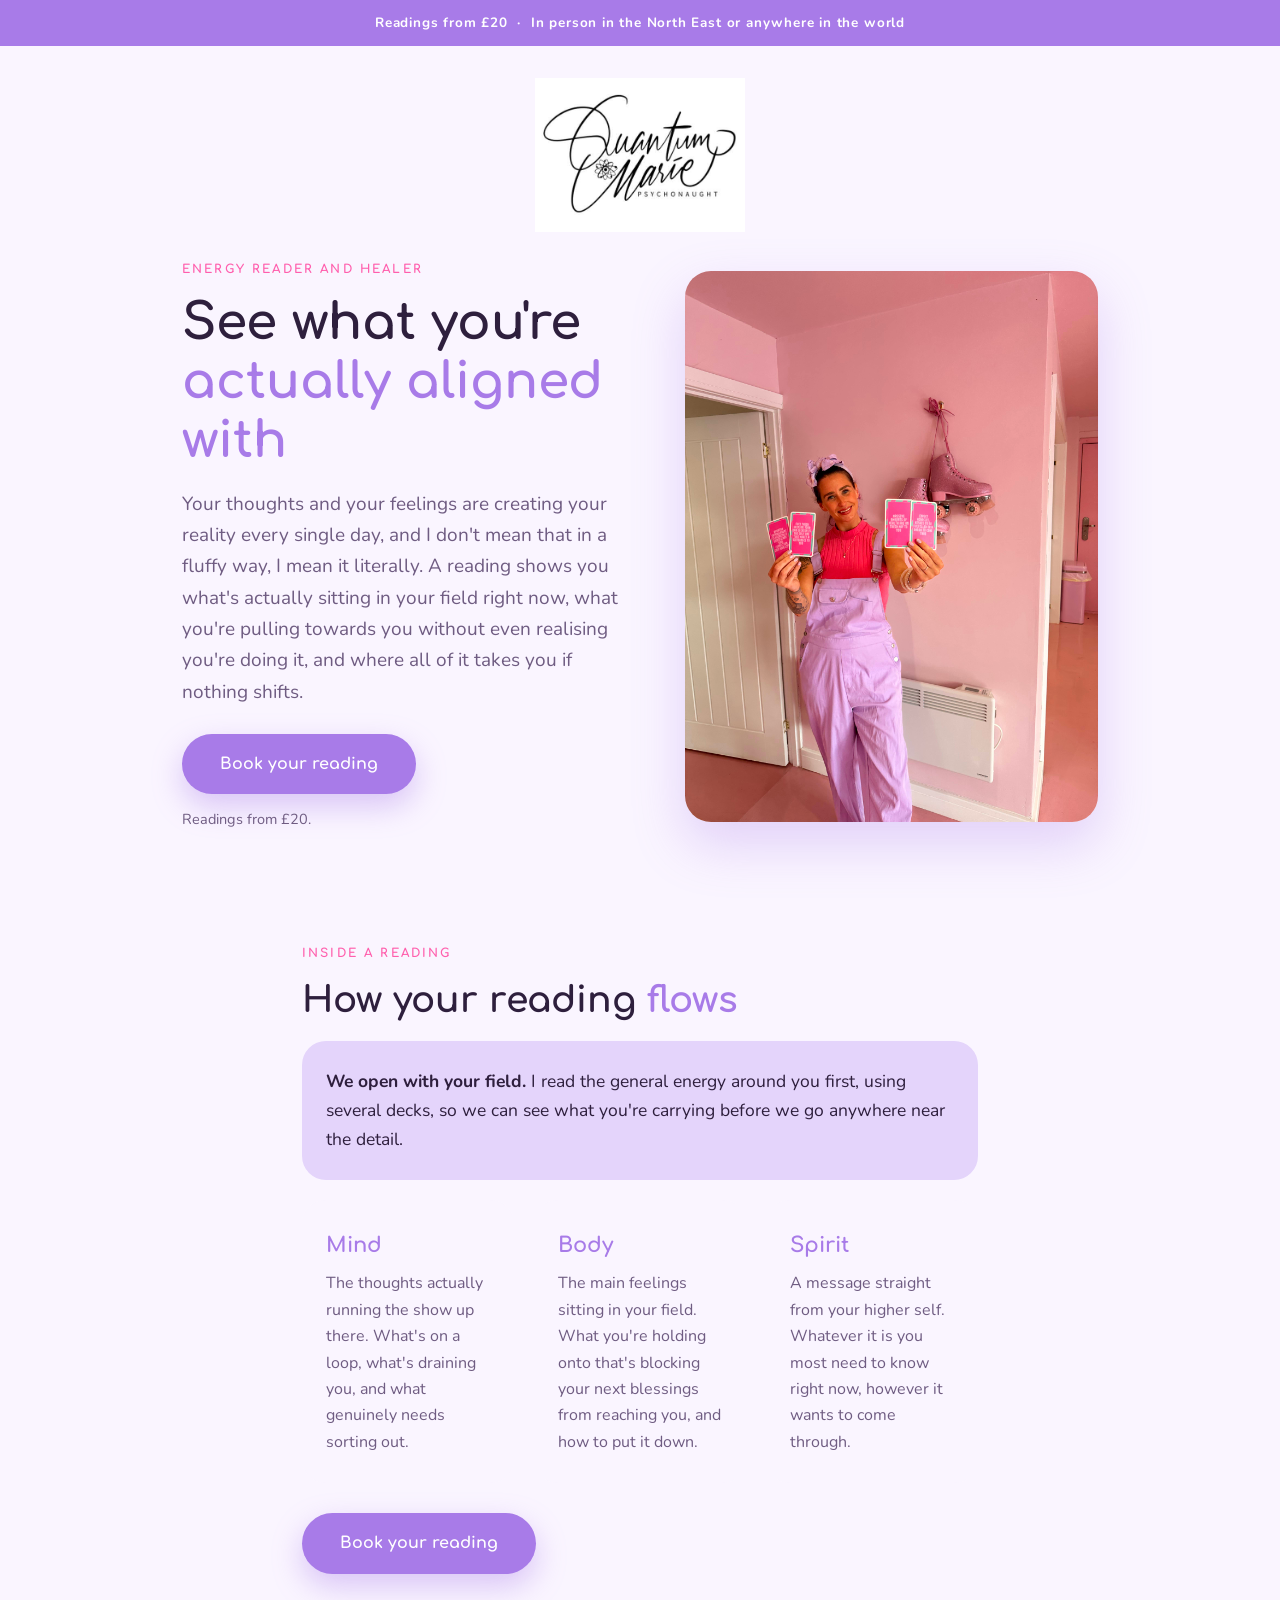
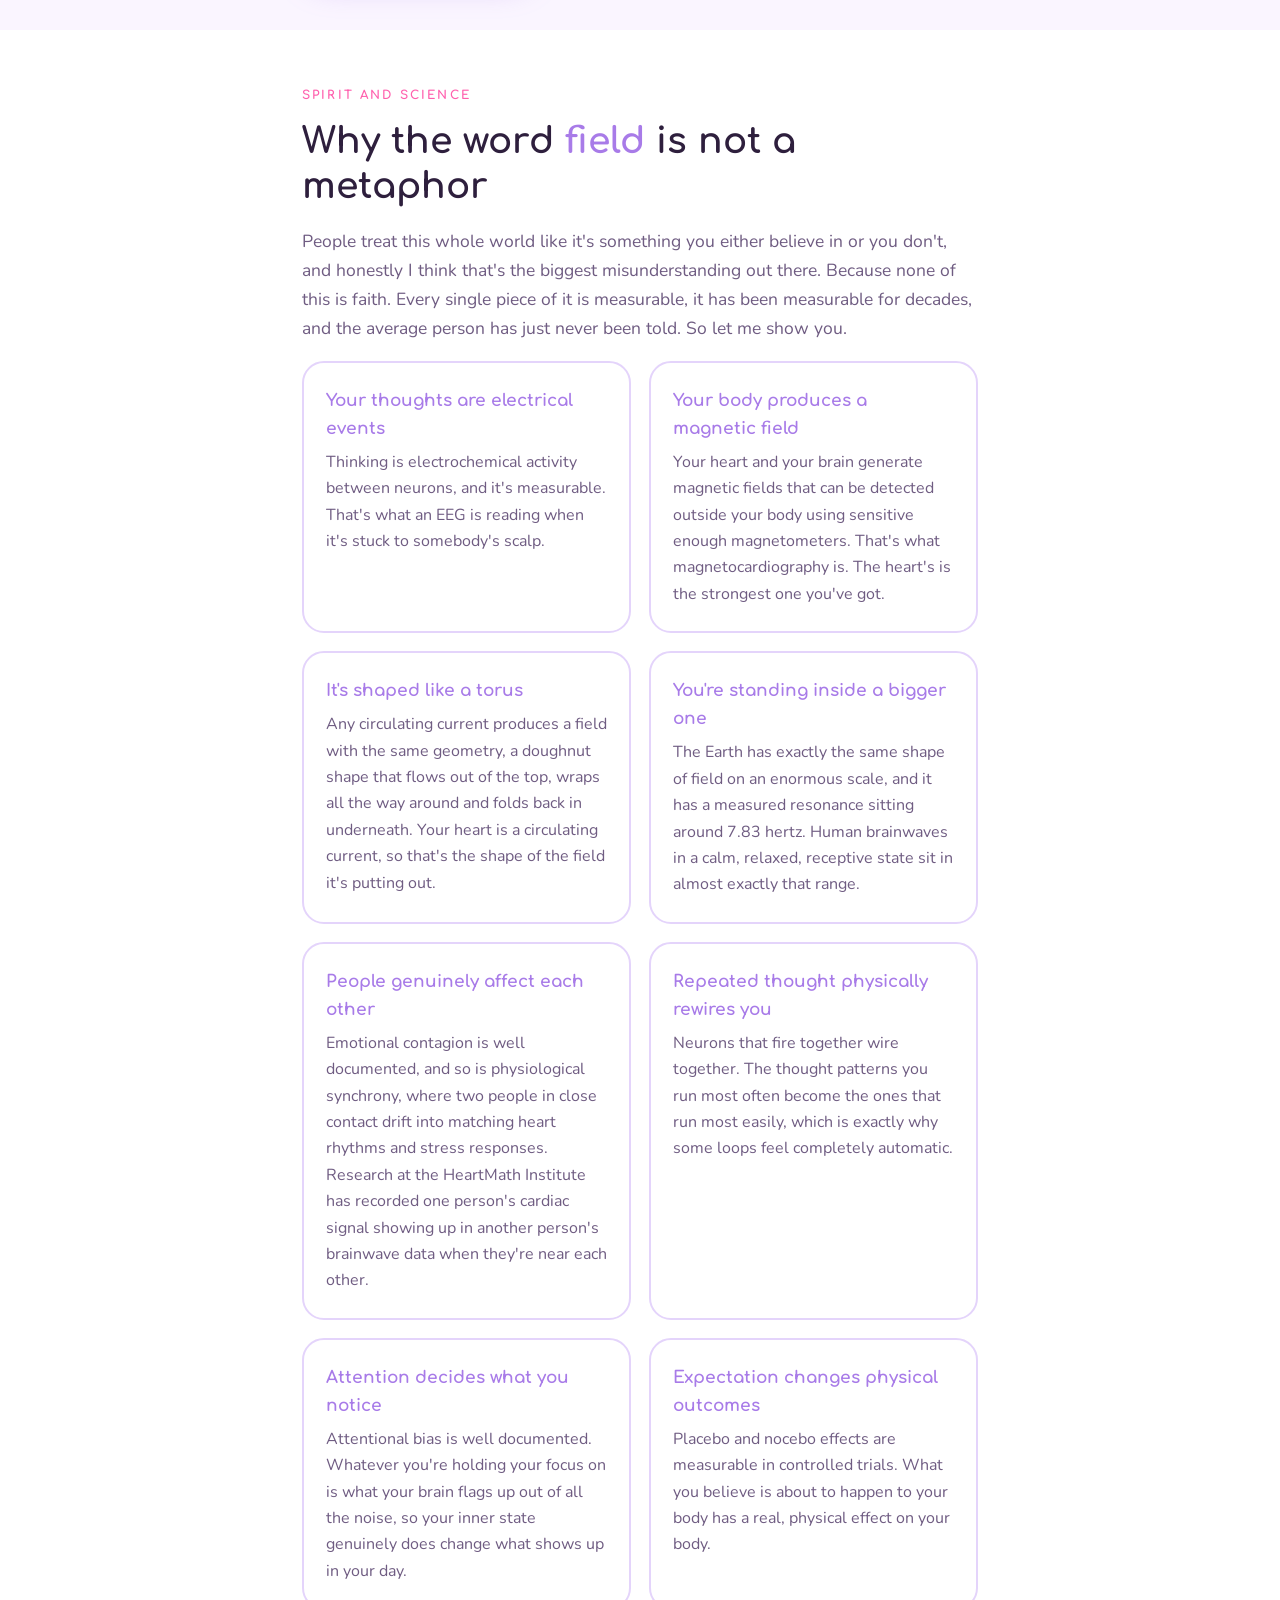
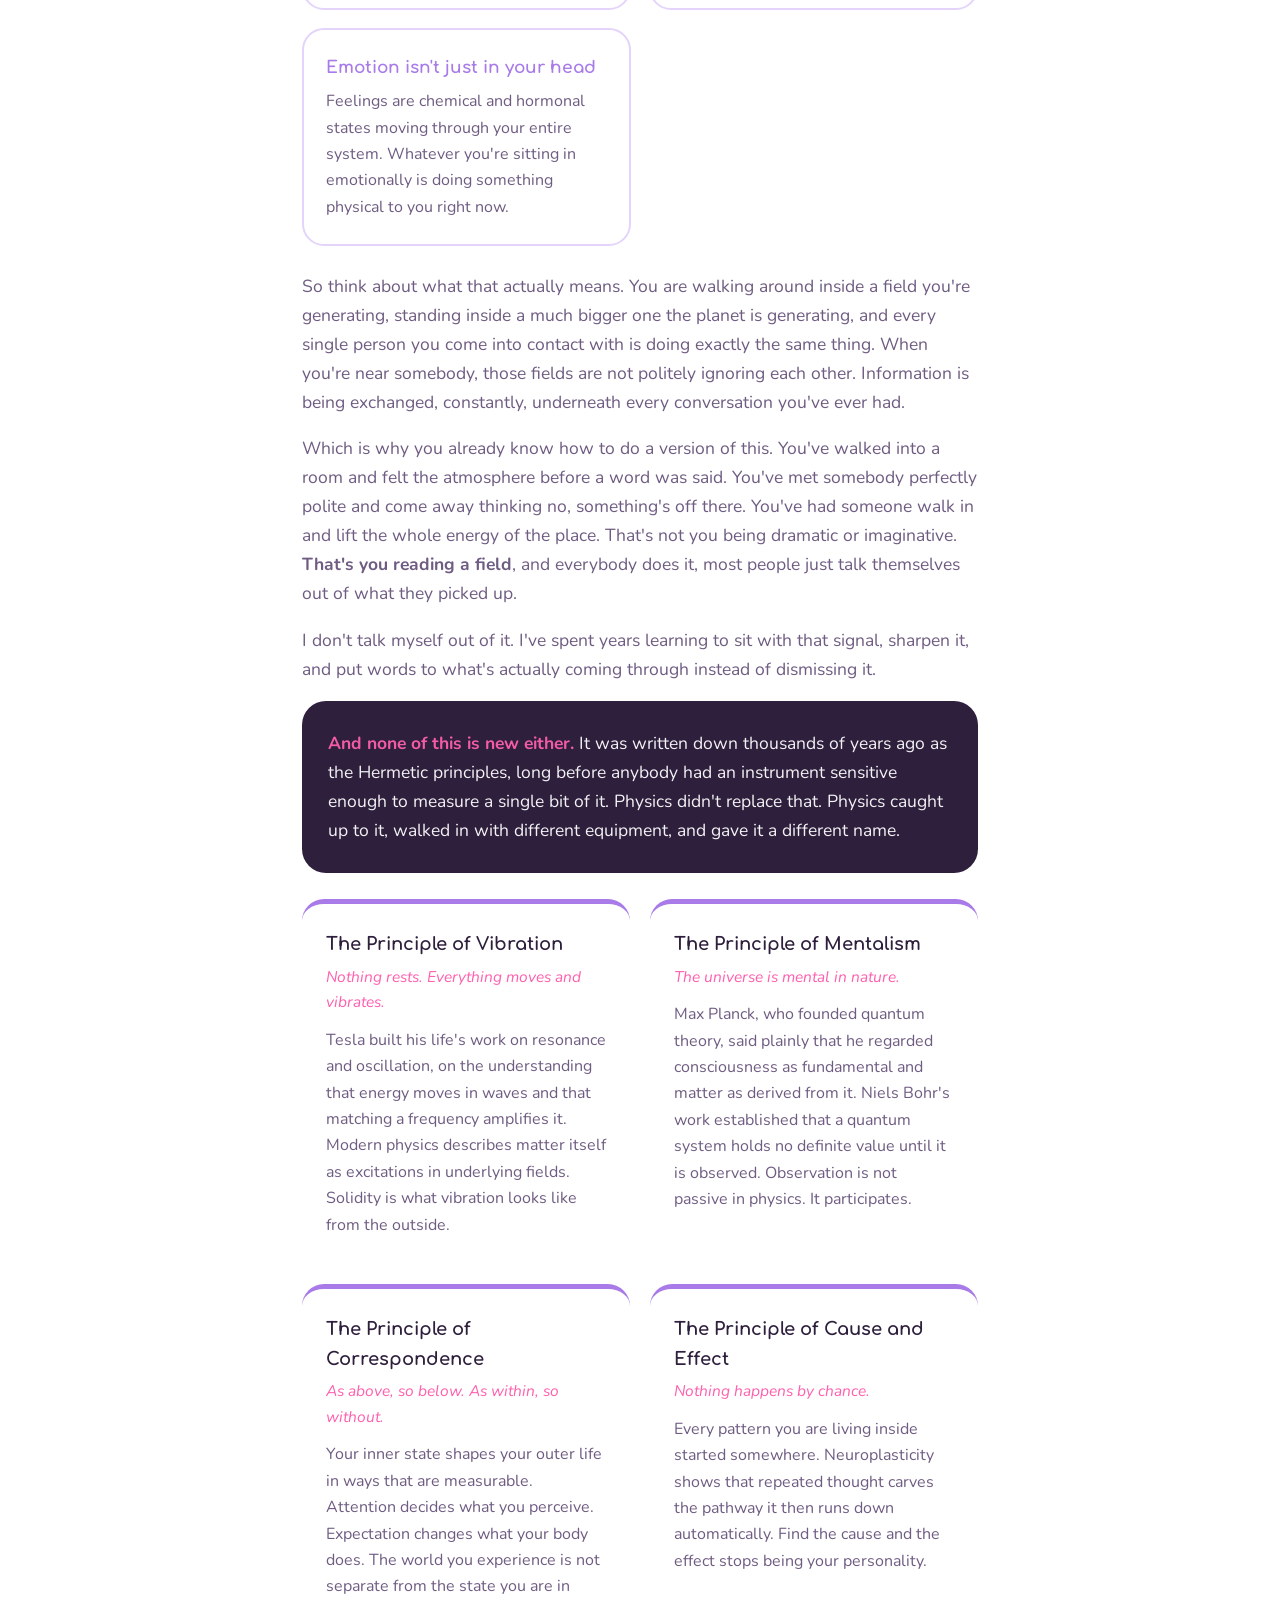
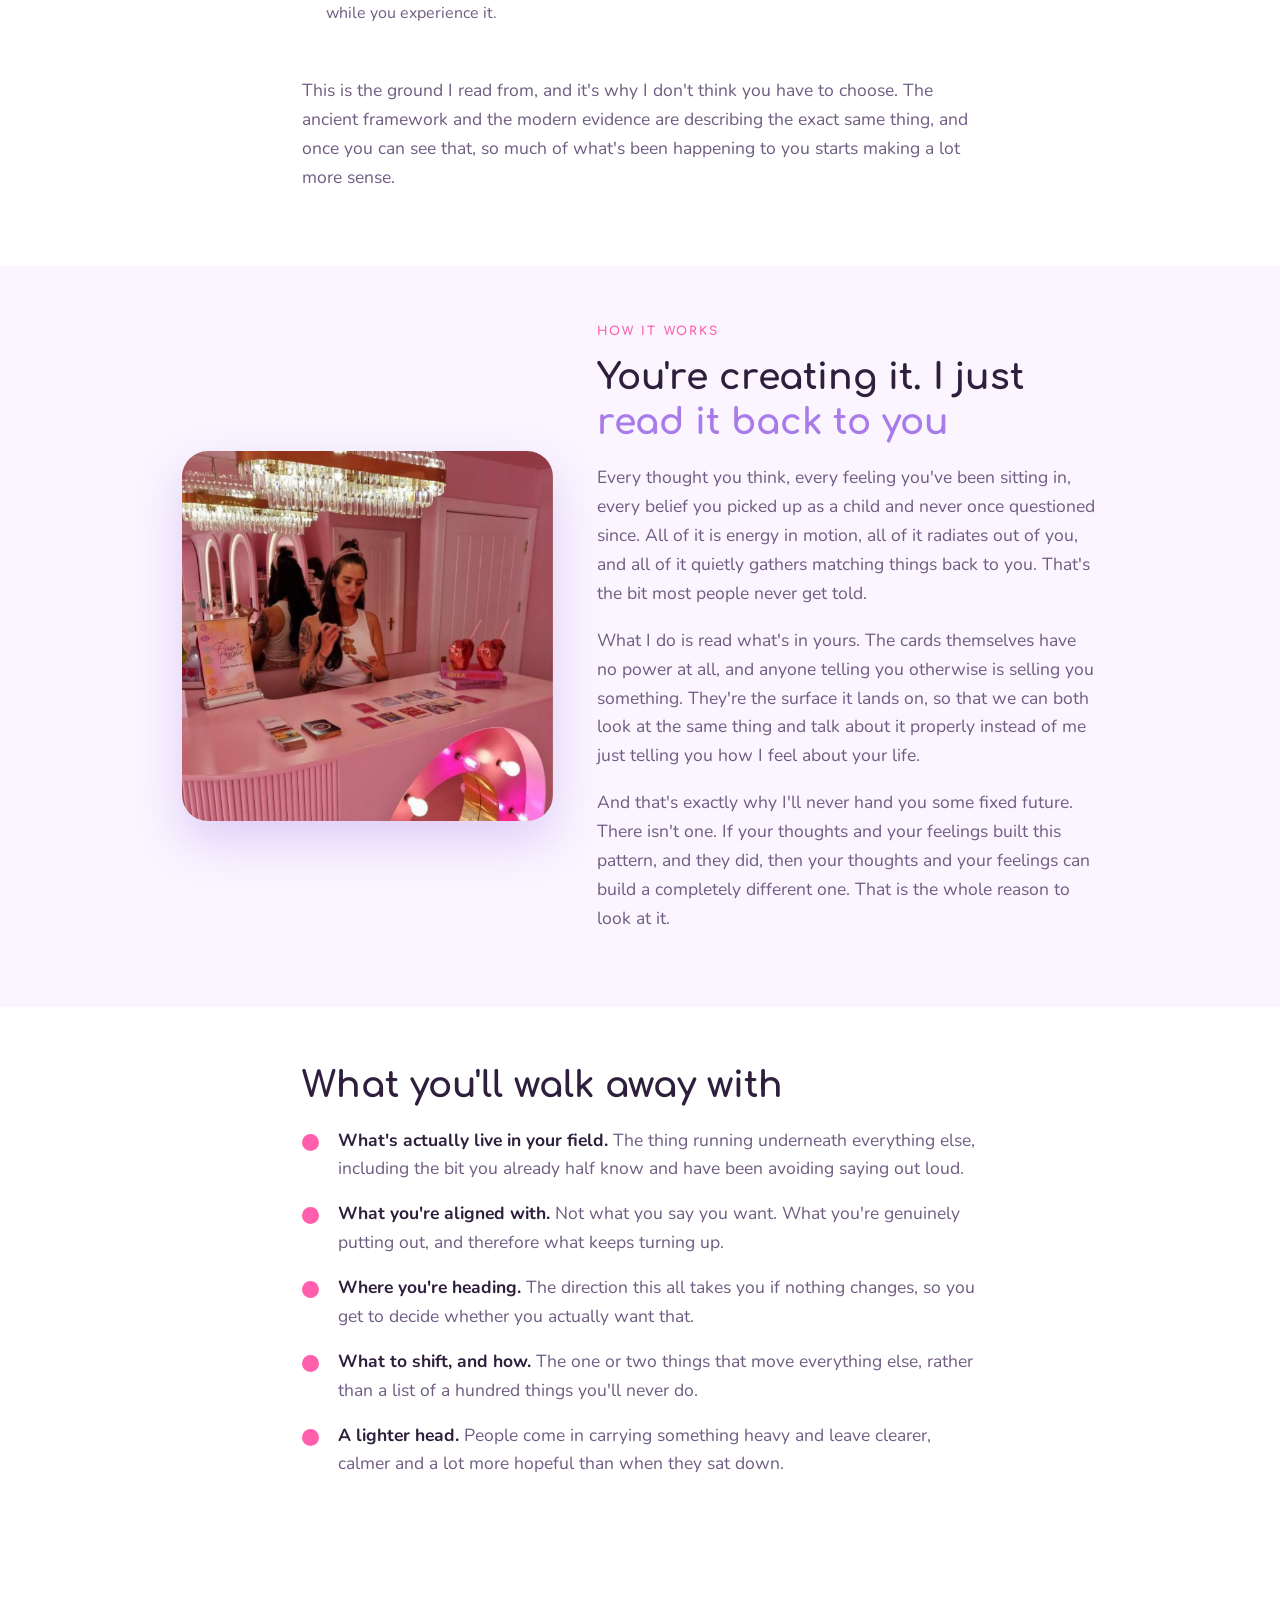
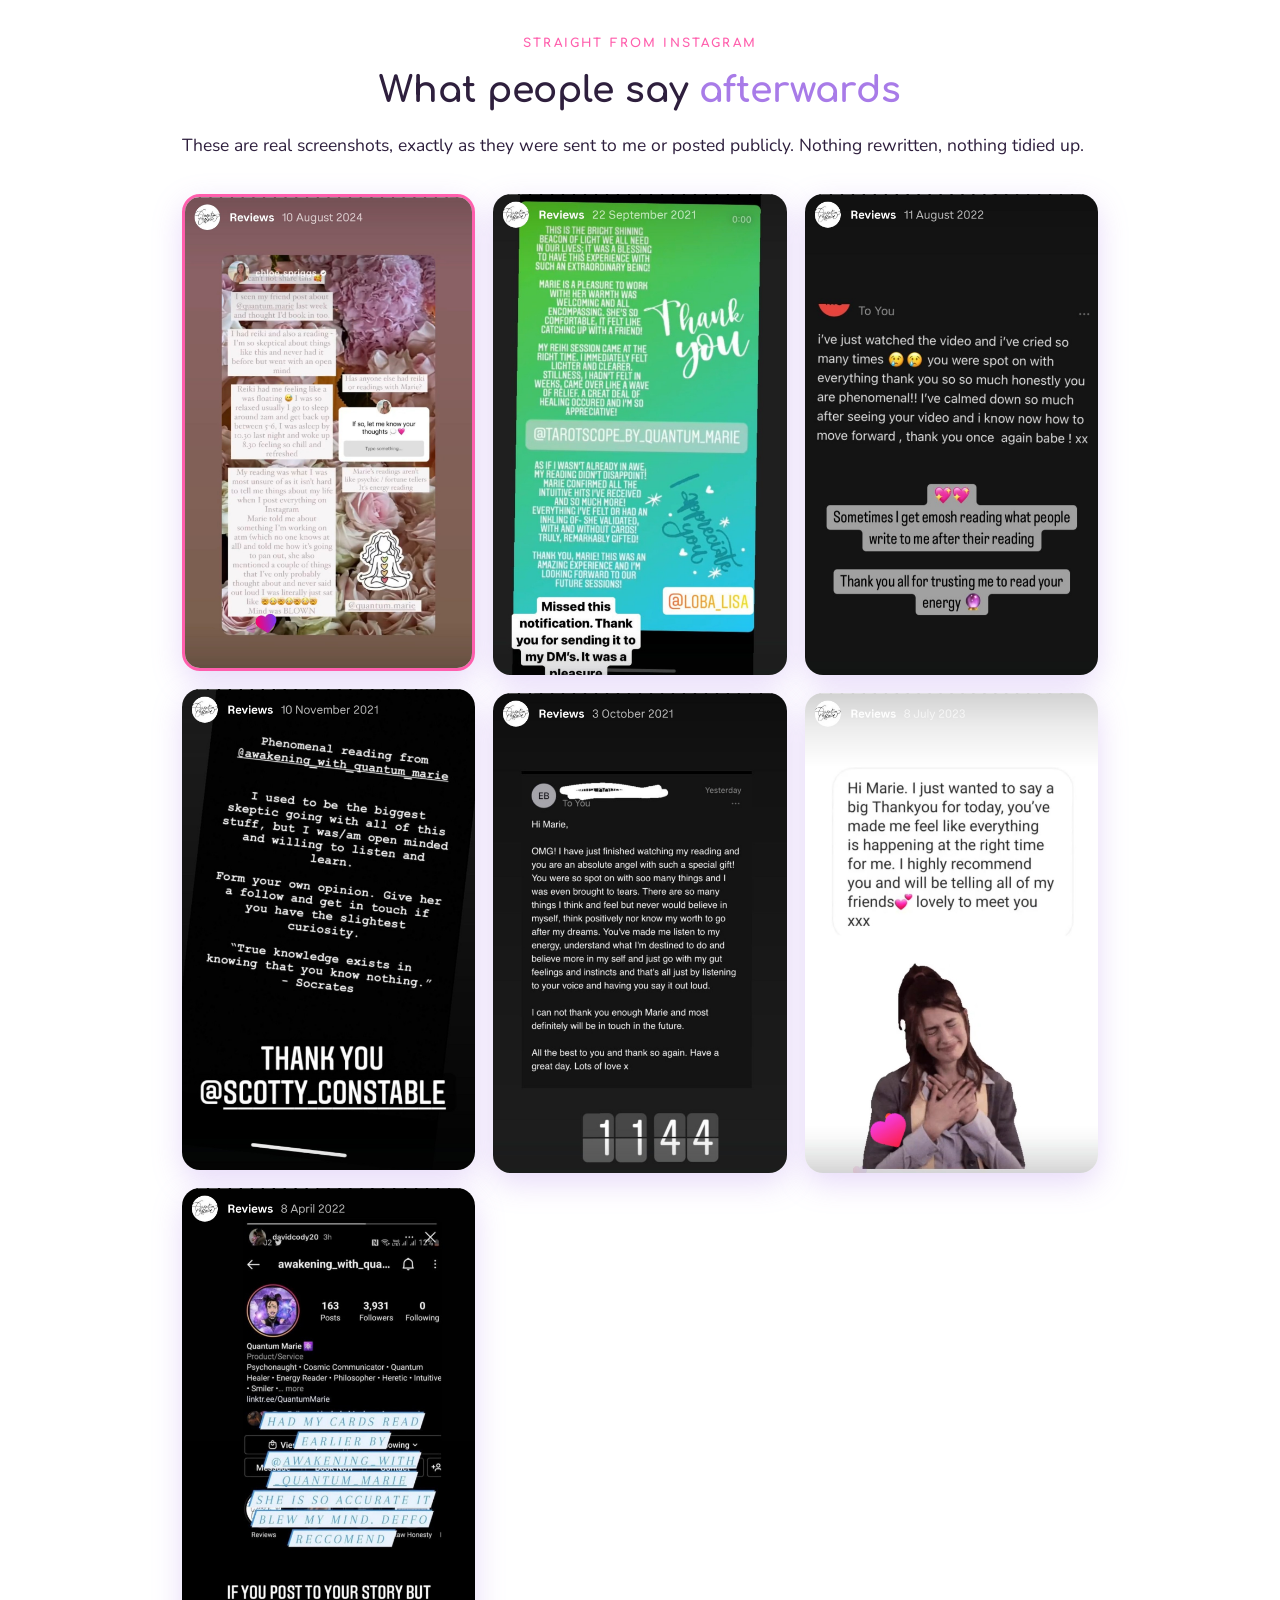
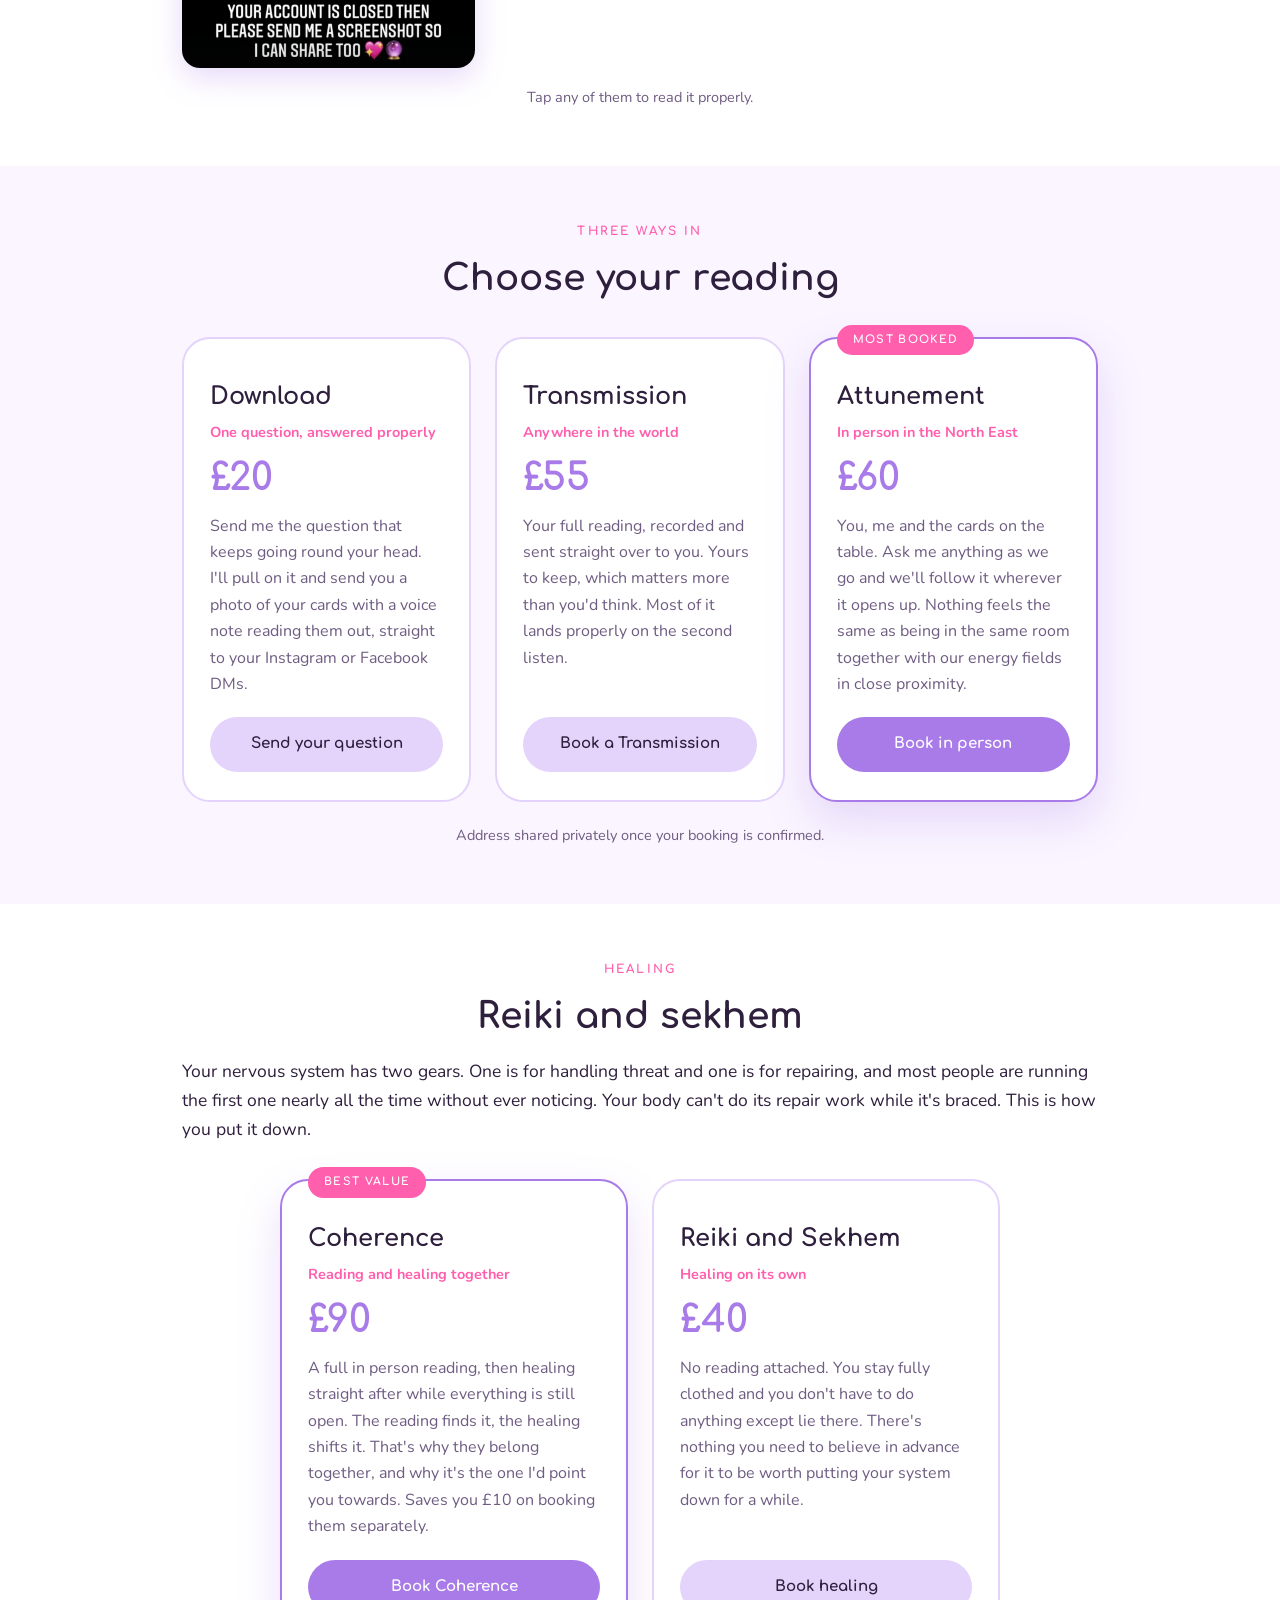
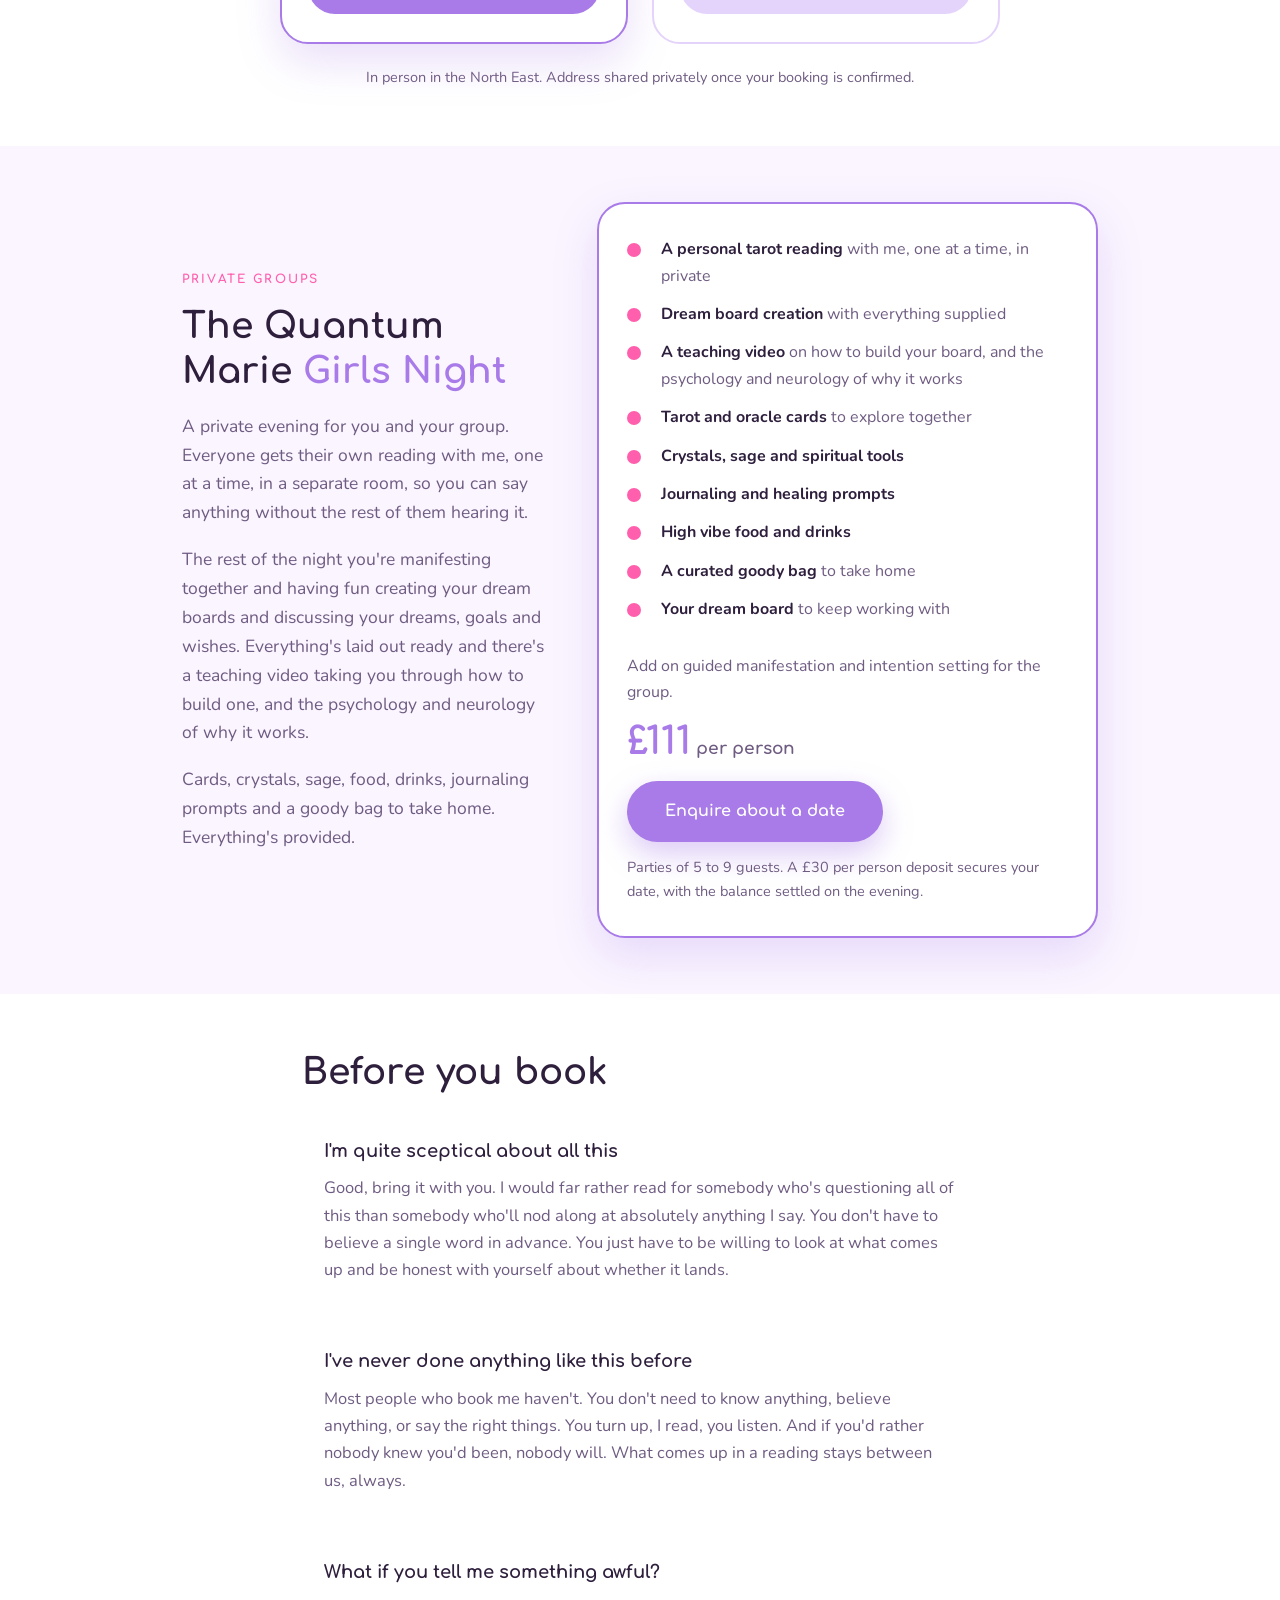
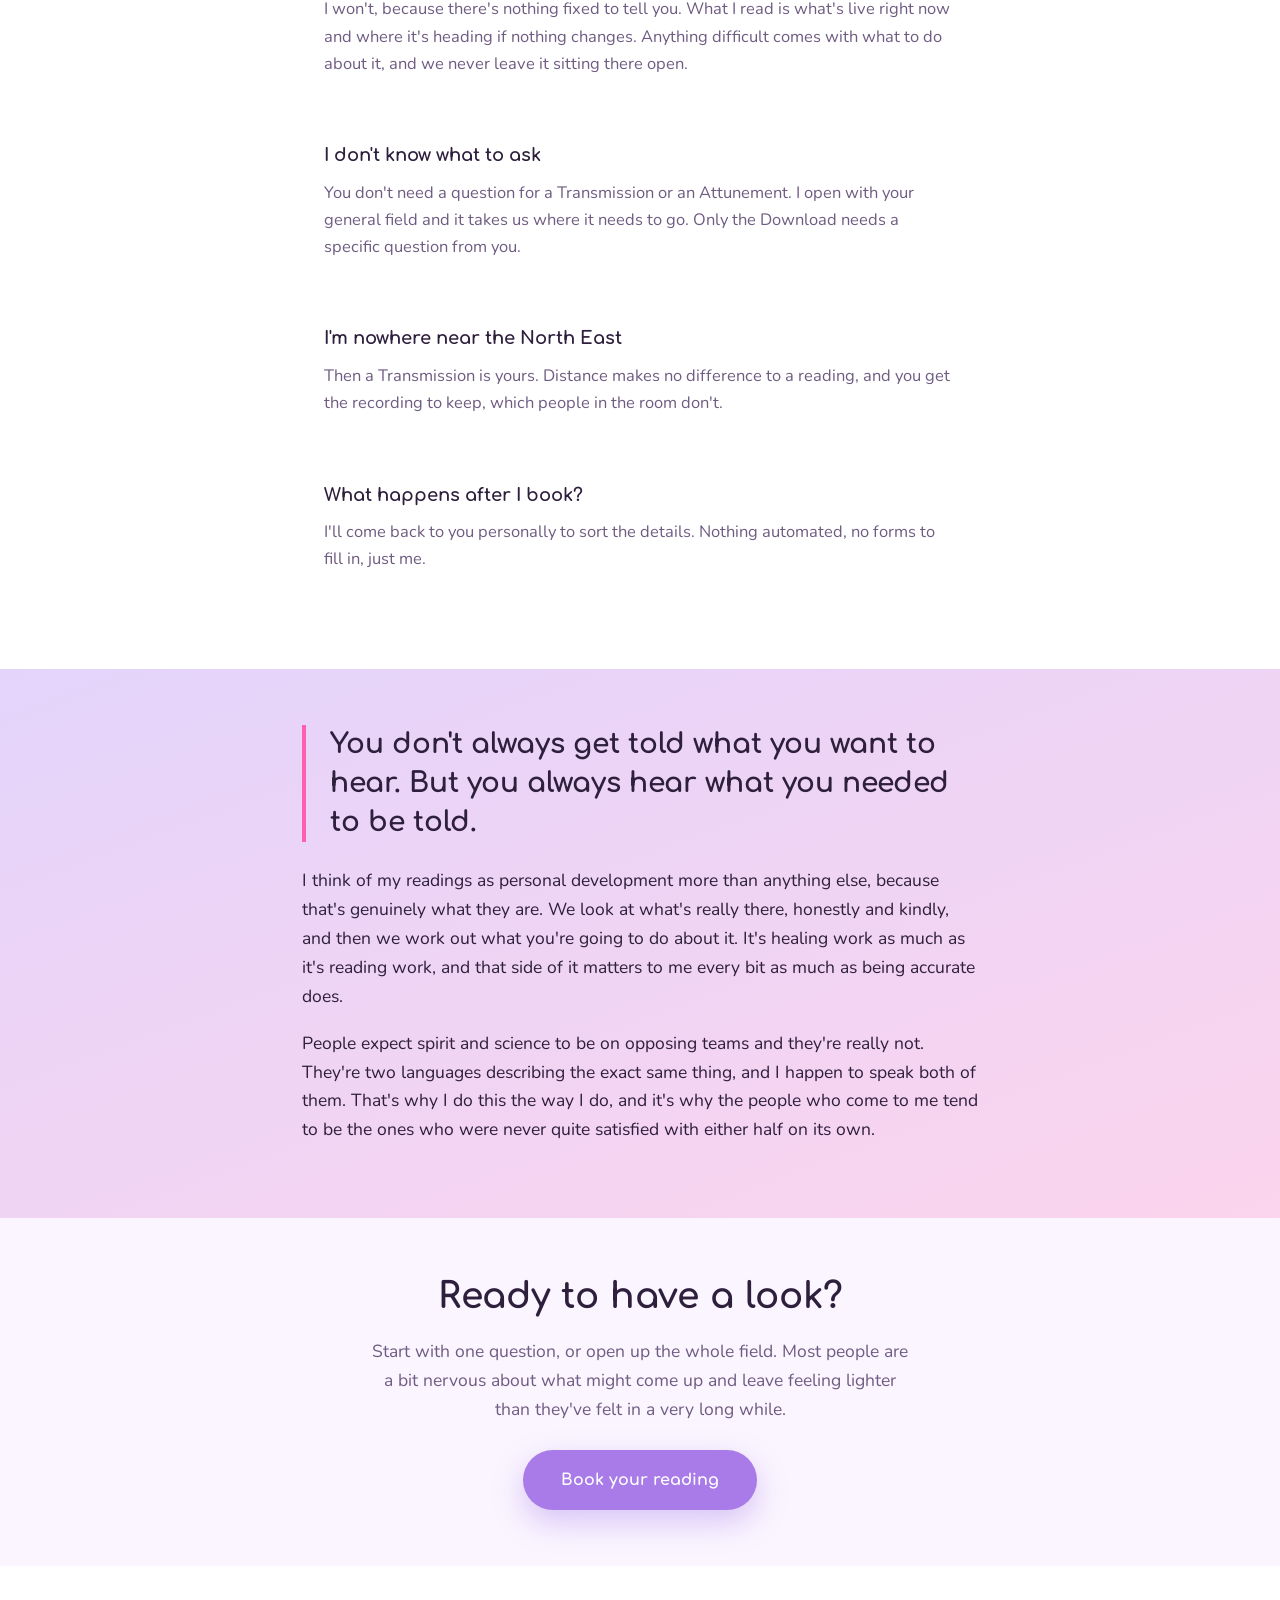
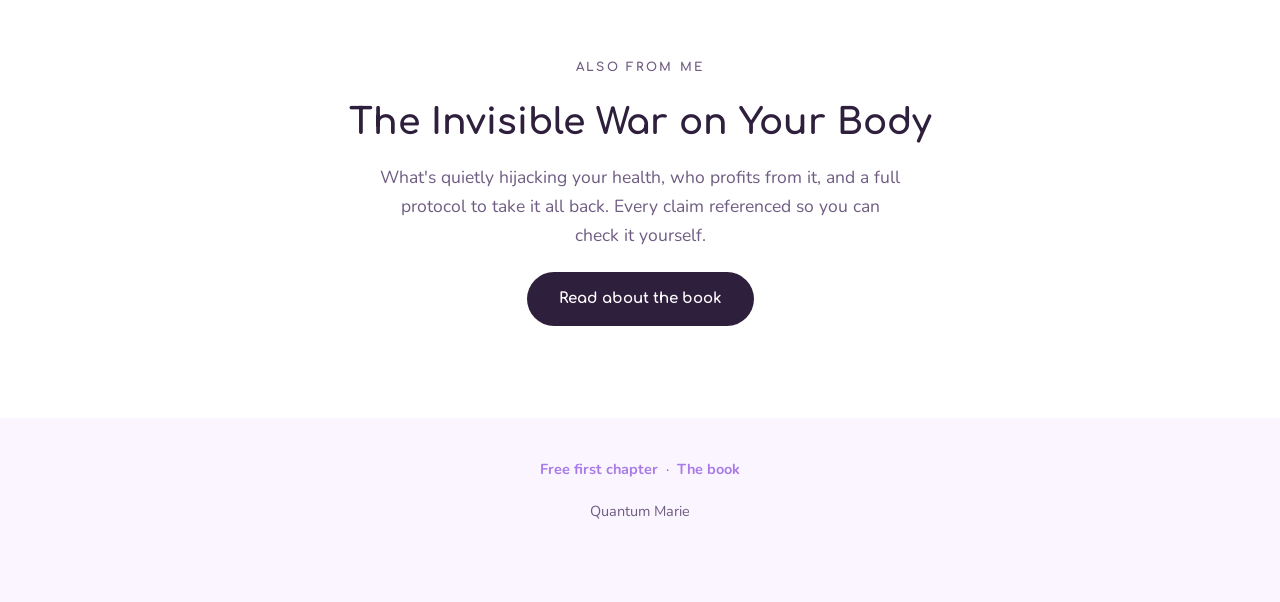
<file: index (2).html>
<!DOCTYPE html>
<html lang="en">
<head>
<meta charset="utf-8">
<meta name="viewport" content="width=device-width, initial-scale=1">
<title>Quantum Marie | Energy Readings</title>
<meta name="description" content="See what you are actually aligned with. Energy readings with Quantum Marie. Mind, body and spirit, read from your field. In person in the North East or anywhere in the world.">
<link rel="preconnect" href="https://fonts.googleapis.com">
<link rel="preconnect" href="https://fonts.gstatic.com" crossorigin>
<link href="https://fonts.googleapis.com/css2?family=Comfortaa:wght@500;700&family=Nunito:ital,wght@0,400;0,600;0,700;1,400&display=swap" rel="stylesheet">
<style>
:root{
  --lilac:#A87BE8;
  --lilacsoft:#E4D4FB;
  --candy:#FF5FAD;
  --cream:#FAF5FF;
  --deep:#2E1F3D;
  --soft:#6F5C82;
}
*,*::before,*::after{box-sizing:border-box}
html{scroll-behavior:smooth}
body{
  margin:0;
  background:var(--cream);
  color:var(--deep);
  font-family:'Nunito',system-ui,sans-serif;
  font-size:17.5px;
  line-height:1.65;
  overflow-x:hidden;
}
img{max-width:100%;display:block}
.wrap{max-width:960px;margin:0 auto;padding:0 22px}
.narrow{max-width:720px;margin:0 auto}

.topbar{
  background:var(--lilac);
  color:#fff;
  text-align:center;
  font-size:13.5px;
  letter-spacing:0.06em;
  font-weight:700;
  padding:12px 16px;
}
.logo{width:min(210px,54vw);margin:32px auto 28px}

h1,h2,h3,.cta,.pick,.ghost,.kicker,.tag,.cost,.phase b,.fact b,.faq b{font-family:'Comfortaa',cursive,sans-serif}
h1{
  font-weight:700;
  font-size:clamp(32px,5.6vw,50px);
  line-height:1.18;
  margin:0 0 18px;
}
h1 span{color:var(--lilac)}
.hero{display:grid;gap:28px;align-items:center;padding:0 0 56px}
@media (min-width:820px){.hero{grid-template-columns:1.05fr 0.95fr;gap:46px}}
.hero img{border-radius:26px;box-shadow:0 22px 52px rgba(168,123,232,0.3)}
.kicker{
  font-weight:700;
  font-size:12px;
  letter-spacing:0.18em;
  text-transform:uppercase;
  color:var(--candy);
  margin:0 0 14px;
}
.hero p.lead{font-size:19px;color:var(--soft);margin:0 0 26px}
.cta{
  display:inline-block;
  font-weight:700;
  font-size:16px;
  color:#fff;
  background:var(--lilac);
  padding:17px 38px;
  border-radius:100px;
  text-decoration:none;
  box-shadow:0 12px 30px rgba(168,123,232,0.4);
  transition:transform .18s ease,background .18s ease;
}
.cta:hover,.cta:focus{transform:translateY(-2px);background:var(--candy)}
.under{font-size:14.5px;color:var(--soft);margin:14px 0 0}
a:focus-visible{outline:3px solid var(--candy);outline-offset:3px}

section{padding:56px 0}
.band{background:#fff}
.band.soft{background:linear-gradient(160deg,var(--lilacsoft),rgba(255,95,173,0.22))}
h2{
  font-weight:700;
  font-size:clamp(26px,4.2vw,36px);
  line-height:1.25;
  margin:0 0 18px;
}
h2 span{color:var(--lilac)}
p{margin:0 0 18px}
.soft-text{color:var(--soft)}

.ticks{list-style:none;padding:0;margin:0 0 28px}
.ticks li{position:relative;padding:0 0 16px 36px;color:var(--soft)}
.ticks li strong{color:var(--deep);font-weight:700}
.ticks li::before{
  content:"";
  position:absolute;
  left:0;
  top:8px;
  width:17px;
  height:17px;
  border-radius:50%;
  background:var(--candy);
}

.phases{display:grid;gap:20px;margin:0 0 30px}
@media (min-width:820px){.phases{grid-template-columns:repeat(3,1fr)}}
.phase{background:var(--cream);border-radius:24px;padding:28px 24px}
.phase b{display:block;font-weight:700;font-size:21px;color:var(--lilac);margin:0 0 8px}
.phase p{margin:0;color:var(--soft);font-size:16px}
.opening{background:var(--lilacsoft);border-radius:24px;padding:26px 24px;margin:0 0 20px}
.opening p{margin:0;color:var(--deep)}

.facts{display:grid;gap:18px;margin:0 0 26px}
@media (min-width:760px){.facts{grid-template-columns:1fr 1fr}}
.fact{
  background:#fff;
  border-radius:22px;
  padding:24px 22px;
  border:2px solid var(--lilacsoft);
}
.fact b{display:block;font-weight:700;font-size:17px;color:var(--lilac);margin:0 0 6px}
.fact p{margin:0;color:var(--soft);font-size:16px}
.honest{
  background:var(--deep);
  color:#fff;
  border-radius:24px;
  padding:28px 26px;
  margin:0 0 26px;
}
.honest p{margin:0;opacity:0.94}
.honest strong{color:var(--candy)}

.pairs{display:grid;gap:20px;margin:0 0 24px}
@media (min-width:760px){.pairs{grid-template-columns:1fr 1fr}}
.pair{
  background:#fff;
  border-radius:22px;
  padding:26px 24px;
  border-top:5px solid var(--lilac);
}
.pair b{
  display:block;
  font-family:'Comfortaa',cursive,sans-serif;
  font-weight:700;
  font-size:18px;
  color:var(--deep);
  margin:0 0 4px;
}
.pair .anc{
  color:var(--candy);
  font-style:italic;
  font-size:15.5px;
  margin:0 0 12px;
}
.pair p{margin:0;color:var(--soft);font-size:16px}

.cards{display:grid;gap:24px;margin:36px 0 22px}
@media (min-width:820px){.cards{grid-template-columns:repeat(3,1fr);align-items:stretch}}
@media (min-width:820px){.cards.two{grid-template-columns:repeat(2,1fr);max-width:720px;margin-left:auto;margin-right:auto}}
.tier{
  background:#fff;
  border:2px solid var(--lilacsoft);
  border-radius:28px;
  padding:32px 26px 28px;
  display:flex;
  flex-direction:column;
  position:relative;
}
.tier.feature{border-color:var(--lilac);box-shadow:0 18px 44px rgba(168,123,232,0.24)}
.tag{
  position:absolute;
  top:-14px;
  left:26px;
  background:var(--candy);
  color:#fff;
  font-weight:700;
  font-size:11px;
  letter-spacing:0.12em;
  text-transform:uppercase;
  padding:6px 16px;
  border-radius:100px;
}
.tier h3{font-weight:700;font-size:24px;margin:6px 0 4px}
.who{font-size:14.5px;color:var(--candy);font-weight:700;margin:0 0 14px}
.cost{font-weight:700;font-size:38px;margin:0 0 16px;line-height:1;color:var(--lilac)}
.desc{color:var(--soft);font-size:16px;margin:0 0 20px;flex-grow:1}
.pick{
  display:block;
  text-align:center;
  font-weight:700;
  font-size:15px;
  color:var(--deep);
  background:var(--lilacsoft);
  padding:15px 18px;
  border-radius:100px;
  text-decoration:none;
  transition:background .18s ease,color .18s ease;
}
.pick:hover,.pick:focus{background:var(--candy);color:#fff}
.pick.hot{background:var(--lilac);color:#fff}
.pick.hot:hover,.pick.hot:focus{background:var(--candy)}

.shots{
  columns:3;
  column-gap:18px;
  margin:34px 0 18px;
}
@media (max-width:900px){.shots{columns:2}}
@media (max-width:560px){.shots{columns:1}}
.shot{
  display:block;
  break-inside:avoid;
  margin:0 0 18px;
  border-radius:18px;
  overflow:hidden;
  box-shadow:0 10px 30px rgba(168,123,232,0.28);
  transition:transform .18s ease,box-shadow .18s ease;
}
.shot:hover,.shot:focus{
  transform:translateY(-3px);
  box-shadow:0 16px 40px rgba(168,123,232,0.4);
}
.shot img{width:100%;height:auto;display:block}
.shot.big{border:3px solid var(--candy)}

.night{
  background:#fff;
  border:2px solid var(--lilac);
  border-radius:28px;
  padding:32px 28px;
  box-shadow:0 18px 44px rgba(168,123,232,0.22);
}
.night .ticks{margin:0 0 18px}
.night .ticks li{padding:0 0 12px 34px;font-size:16px}
.night .ticks li::before{width:14px;height:14px;top:7px}
.night .cost{margin:18px 0 20px}

.split{display:grid;gap:30px;align-items:center}
@media (min-width:820px){.split{grid-template-columns:0.85fr 1.15fr;gap:44px}}
.split img{border-radius:26px;box-shadow:0 20px 46px rgba(168,123,232,0.32)}

.faqs{margin:0 0 8px}
.faq{
  background:#fff;
  border-radius:22px;
  padding:24px 22px;
  margin:0 0 16px;
}
.faq b{display:block;font-weight:700;font-size:18px;margin:0 0 8px}
.faq p{margin:0;color:var(--soft);font-size:16.5px}

.quote{
  font-family:'Comfortaa',cursive,sans-serif;
  font-weight:700;
  font-size:clamp(21px,3.2vw,28px);
  line-height:1.4;
  color:var(--deep);
  border-left:4px solid var(--candy);
  padding-left:24px;
  margin:0 0 24px;
}

.final{text-align:center}
.final p{color:var(--soft);max-width:540px;margin:0 auto 26px}

.bookbox{background:#fff;border-radius:28px;padding:36px 28px;text-align:center}
.bookbox p{color:var(--soft);max-width:520px;margin:0 auto 22px}
.ghost{
  display:inline-block;
  font-weight:700;
  font-size:15px;
  color:#fff;
  background:var(--deep);
  padding:15px 32px;
  border-radius:100px;
  text-decoration:none;
}
.ghost:hover,.ghost:focus{background:var(--lilac)}

footer{text-align:center;color:var(--soft);font-size:14.5px;padding:40px 0 60px}
footer a{color:var(--lilac);text-decoration:none;font-weight:700}
</style>
</head>
<body>

<p class="topbar">Readings from &pound;20 &nbsp;&middot;&nbsp; In person in the North East or anywhere in the world</p>

<div class="wrap">
  <img class="logo" src="logo.png" alt="Quantum Marie">

  <div class="hero">
    <div>
      <p class="kicker">Energy reader and healer</p>
      <h1>See what you're <span>actually aligned with</span></h1>
      <p class="lead">Your thoughts and your feelings are creating your reality every single day, and I don't mean that in a fluffy way, I mean it literally. A reading shows you what's actually sitting in your field right now, what you're pulling towards you without even realising you're doing it, and where all of it takes you if nothing shifts.</p>
      <a class="cta" href="#book">Book your reading</a>
      <p class="under">Readings from &pound;20.</p>
    </div>
    <img src="cards.jpg" alt="Marie holding reading cards">
  </div>
</div>

<section>
  <div class="wrap narrow">
    <p class="kicker">Inside a reading</p>
    <h2>How your reading <span>flows</span></h2>

    <div class="opening">
      <p><strong>We open with your field.</strong> I read the general energy around you first, using several decks, so we can see what you're carrying before we go anywhere near the detail.</p>
    </div>

    <div class="phases">
      <div class="phase">
        <b>Mind</b>
        <p>The thoughts actually running the show up there. What's on a loop, what's draining you, and what genuinely needs sorting out.</p>
      </div>
      <div class="phase">
        <b>Body</b>
        <p>The main feelings sitting in your field. What you're holding onto that's blocking your next blessings from reaching you, and how to put it down.</p>
      </div>
      <div class="phase">
        <b>Spirit</b>
        <p>A message straight from your higher self. Whatever it is you most need to know right now, however it wants to come through.</p>
      </div>
    </div>

    <a class="cta" href="#book">Book your reading</a>
  </div>
</section>

<section class="band">
  <div class="wrap narrow">
    <p class="kicker">Spirit and science</p>
    <h2>Why the word <span>field</span> is not a metaphor</h2>
    <p class="soft-text">People treat this whole world like it's something you either believe in or you don't, and honestly I think that's the biggest misunderstanding out there. Because none of this is faith. Every single piece of it is measurable, it has been measurable for decades, and the average person has just never been told. So let me show you.</p>

    <div class="facts">
      <div class="fact">
        <b>Your thoughts are electrical events</b>
        <p>Thinking is electrochemical activity between neurons, and it's measurable. That's what an EEG is reading when it's stuck to somebody's scalp.</p>
      </div>
      <div class="fact">
        <b>Your body produces a magnetic field</b>
        <p>Your heart and your brain generate magnetic fields that can be detected outside your body using sensitive enough magnetometers. That's what magnetocardiography is. The heart's is the strongest one you've got.</p>
      </div>
      <div class="fact">
        <b>It's shaped like a torus</b>
        <p>Any circulating current produces a field with the same geometry, a doughnut shape that flows out of the top, wraps all the way around and folds back in underneath. Your heart is a circulating current, so that's the shape of the field it's putting out.</p>
      </div>
      <div class="fact">
        <b>You're standing inside a bigger one</b>
        <p>The Earth has exactly the same shape of field on an enormous scale, and it has a measured resonance sitting around 7.83 hertz. Human brainwaves in a calm, relaxed, receptive state sit in almost exactly that range.</p>
      </div>
      <div class="fact">
        <b>People genuinely affect each other</b>
        <p>Emotional contagion is well documented, and so is physiological synchrony, where two people in close contact drift into matching heart rhythms and stress responses. Research at the HeartMath Institute has recorded one person's cardiac signal showing up in another person's brainwave data when they're near each other.</p>
      </div>
      <div class="fact">
        <b>Repeated thought physically rewires you</b>
        <p>Neurons that fire together wire together. The thought patterns you run most often become the ones that run most easily, which is exactly why some loops feel completely automatic.</p>
      </div>
      <div class="fact">
        <b>Attention decides what you notice</b>
        <p>Attentional bias is well documented. Whatever you're holding your focus on is what your brain flags up out of all the noise, so your inner state genuinely does change what shows up in your day.</p>
      </div>
      <div class="fact">
        <b>Expectation changes physical outcomes</b>
        <p>Placebo and nocebo effects are measurable in controlled trials. What you believe is about to happen to your body has a real, physical effect on your body.</p>
      </div>
      <div class="fact">
        <b>Emotion isn't just in your head</b>
        <p>Feelings are chemical and hormonal states moving through your entire system. Whatever you're sitting in emotionally is doing something physical to you right now.</p>
      </div>
    </div>

    <p class="soft-text">So think about what that actually means. You are walking around inside a field you're generating, standing inside a much bigger one the planet is generating, and every single person you come into contact with is doing exactly the same thing. When you're near somebody, those fields are not politely ignoring each other. Information is being exchanged, constantly, underneath every conversation you've ever had.</p>

    <p class="soft-text">Which is why you already know how to do a version of this. You've walked into a room and felt the atmosphere before a word was said. You've met somebody perfectly polite and come away thinking no, something's off there. You've had someone walk in and lift the whole energy of the place. That's not you being dramatic or imaginative. <strong>That's you reading a field</strong>, and everybody does it, most people just talk themselves out of what they picked up.</p>

    <p class="soft-text">I don't talk myself out of it. I've spent years learning to sit with that signal, sharpen it, and put words to what's actually coming through instead of dismissing it.</p>

    <div class="honest">
      <p><strong>And none of this is new either.</strong> It was written down thousands of years ago as the Hermetic principles, long before anybody had an instrument sensitive enough to measure a single bit of it. Physics didn't replace that. Physics caught up to it, walked in with different equipment, and gave it a different name.</p>
    </div>

    <div class="pairs">
      <div class="pair">
        <b>The Principle of Vibration</b>
        <p class="anc">Nothing rests. Everything moves and vibrates.</p>
        <p>Tesla built his life's work on resonance and oscillation, on the understanding that energy moves in waves and that matching a frequency amplifies it. Modern physics describes matter itself as excitations in underlying fields. Solidity is what vibration looks like from the outside.</p>
      </div>
      <div class="pair">
        <b>The Principle of Mentalism</b>
        <p class="anc">The universe is mental in nature.</p>
        <p>Max Planck, who founded quantum theory, said plainly that he regarded consciousness as fundamental and matter as derived from it. Niels Bohr's work established that a quantum system holds no definite value until it is observed. Observation is not passive in physics. It participates.</p>
      </div>
      <div class="pair">
        <b>The Principle of Correspondence</b>
        <p class="anc">As above, so below. As within, so without.</p>
        <p>Your inner state shapes your outer life in ways that are measurable. Attention decides what you perceive. Expectation changes what your body does. The world you experience is not separate from the state you are in while you experience it.</p>
      </div>
      <div class="pair">
        <b>The Principle of Cause and Effect</b>
        <p class="anc">Nothing happens by chance.</p>
        <p>Every pattern you are living inside started somewhere. Neuroplasticity shows that repeated thought carves the pathway it then runs down automatically. Find the cause and the effect stops being your personality.</p>
      </div>
    </div>

    <p class="soft-text">This is the ground I read from, and it's why I don't think you have to choose. The ancient framework and the modern evidence are describing the exact same thing, and once you can see that, so much of what's been happening to you starts making a lot more sense.</p>
  </div>
</section>

<section>
  <div class="wrap">
    <div class="split">
      <img src="reading.jpg" alt="Marie laying out a card spread">
      <div>
        <p class="kicker">How it works</p>
        <h2>You're creating it. I just <span>read it back to you</span></h2>
        <p class="soft-text">Every thought you think, every feeling you've been sitting in, every belief you picked up as a child and never once questioned since. All of it is energy in motion, all of it radiates out of you, and all of it quietly gathers matching things back to you. That's the bit most people never get told.</p>
        <p class="soft-text">What I do is read what's in yours. The cards themselves have no power at all, and anyone telling you otherwise is selling you something. They're the surface it lands on, so that we can both look at the same thing and talk about it properly instead of me just telling you how I feel about your life.</p>
        <p class="soft-text">And that's exactly why I'll never hand you some fixed future. There isn't one. If your thoughts and your feelings built this pattern, and they did, then your thoughts and your feelings can build a completely different one. That is the whole reason to look at it.</p>
      </div>
    </div>
  </div>
</section>

<section class="band">
  <div class="wrap narrow">
    <h2>What you'll walk away with</h2>
    <ul class="ticks">
      <li><strong>What's actually live in your field.</strong> The thing running underneath everything else, including the bit you already half know and have been avoiding saying out loud.</li>
      <li><strong>What you're aligned with.</strong> Not what you say you want. What you're genuinely putting out, and therefore what keeps turning up.</li>
      <li><strong>Where you're heading.</strong> The direction this all takes you if nothing changes, so you get to decide whether you actually want that.</li>
      <li><strong>What to shift, and how.</strong> The one or two things that move everything else, rather than a list of a hundred things you'll never do.</li>
      <li><strong>A lighter head.</strong> People come in carrying something heavy and leave clearer, calmer and a lot more hopeful than when they sat down.</li>
    </ul>
  </div>
</section>

<section class="band">
  <div class="wrap">
    <p class="kicker" style="text-align:center">Straight from Instagram</p>
    <h2 style="text-align:center">What people say <span>afterwards</span></h2>
    <p class="lede">These are real screenshots, exactly as they were sent to me or posted publicly. Nothing rewritten, nothing tidied up.</p>

    <div class="shots">
      <a class="shot big" href="review-chloe.jpg" target="_blank"><img src="review-chloe.jpg" alt="Instagram review from Chloe Spriggs about her reiki and reading"></a>
      <a class="shot" href="review-scotty.jpg" target="_blank"><img src="review-scotty.jpg" alt="Instagram review from Scotty about his reading"></a>
      <a class="shot" href="review-david.jpg" target="_blank"><img src="review-david.jpg" alt="Instagram review from David about his card reading"></a>
      <a class="shot" href="review-lisa.jpg" target="_blank"><img src="review-lisa.jpg" alt="Instagram review from Lisa about her reiki session and reading"></a>
      <a class="shot" href="review-email.jpg" target="_blank"><img src="review-email.jpg" alt="Email review about a recorded reading"></a>
      <a class="shot" href="review-video.jpg" target="_blank"><img src="review-video.jpg" alt="Message from a client after watching their recorded reading"></a>
      <a class="shot" href="review-thanks.jpg" target="_blank"><img src="review-thanks.jpg" alt="Message from a client after an in person reading"></a>
    </div>

    <p class="under" style="text-align:center">Tap any of them to read it properly.</p>
  </div>
</section>

<section id="book">
  <div class="wrap">
    <p class="kicker" style="text-align:center">Three ways in</p>
    <h2 style="text-align:center">Choose your reading</h2>

    <div class="cards">

      <div class="tier">
        <h3>Download</h3>
        <p class="who">One question, answered properly</p>
        <p class="cost">&pound;20</p>
        <p class="desc">Send me the question that keeps going round your head. I'll pull on it and send you a photo of your cards with a voice note reading them out, straight to your Instagram or Facebook DMs.</p>
        <a class="pick" href="https://marie-monroe-2.myshopify.com/products/download-one-question-reading">Send your question</a>
      </div>

      <div class="tier">
        <h3>Transmission</h3>
        <p class="who">Anywhere in the world</p>
        <p class="cost">&pound;55</p>
        <p class="desc">Your full reading, recorded and sent straight over to you. Yours to keep, which matters more than you'd think. Most of it lands properly on the second listen.</p>
        <a class="pick" href="https://marie-monroe-2.myshopify.com/products/transmission-full-recorded-reading">Book a Transmission</a>
      </div>

      <div class="tier feature">
        <span class="tag">Most booked</span>
        <h3>Attunement</h3>
        <p class="who">In person in the North East</p>
        <p class="cost">&pound;60</p>
        <p class="desc">You, me and the cards on the table. Ask me anything as we go and we'll follow it wherever it opens up. Nothing feels the same as being in the same room together with our energy fields in close proximity.</p>
        <a class="pick hot" href="https://marie-monroe-2.myshopify.com/products/attunement-in-person-reading">Book in person</a>
      </div>

    </div>
    <p class="under" style="text-align:center">Address shared privately once your booking is confirmed.</p>
  </div>
</section>

<section class="band">
  <div class="wrap">
    <p class="kicker" style="text-align:center">Healing</p>
    <h2 style="text-align:center">Reiki and sekhem</h2>
    <p class="lede">Your nervous system has two gears. One is for handling threat and one is for repairing, and most people are running the first one nearly all the time without ever noticing. Your body can't do its repair work while it's braced. This is how you put it down.</p>

    <div class="cards two">

      <div class="tier feature">
        <span class="tag">Best value</span>
        <h3>Coherence</h3>
        <p class="who">Reading and healing together</p>
        <p class="cost">&pound;90</p>
        <p class="desc">A full in person reading, then healing straight after while everything is still open. The reading finds it, the healing shifts it. That's why they belong together, and why it's the one I'd point you towards. Saves you &pound;10 on booking them separately.</p>
        <a class="pick hot" href="https://marie-monroe-2.myshopify.com/products/coherence-in-person-reading-with-reiki-and-sekhem-healing">Book Coherence</a>
      </div>

      <div class="tier">
        <h3>Reiki and Sekhem</h3>
        <p class="who">Healing on its own</p>
        <p class="cost">&pound;40</p>
        <p class="desc">No reading attached. You stay fully clothed and you don't have to do anything except lie there. There's nothing you need to believe in advance for it to be worth putting your system down for a while.</p>
        <a class="pick" href="https://marie-monroe-2.myshopify.com/products/reiki-and-sekhem-combined-healing-40">Book healing</a>
      </div>

    </div>
    <p class="under" style="text-align:center">In person in the North East. Address shared privately once your booking is confirmed.</p>
  </div>
</section>

<section>
  <div class="wrap">
    <div class="split">
      <div>
        <p class="kicker">Private groups</p>
        <h2>The Quantum Marie <span>Girls Night</span></h2>
        <p class="soft-text">A private evening for you and your group. Everyone gets their own reading with me, one at a time, in a separate room, so you can say anything without the rest of them hearing it.</p>
        <p class="soft-text">The rest of the night you're manifesting together and having fun creating your dream boards and discussing your dreams, goals and wishes. Everything's laid out ready and there's a teaching video taking you through how to build one, and the psychology and neurology of why it works.</p>
        <p class="soft-text">Cards, crystals, sage, food, drinks, journaling prompts and a goody bag to take home. Everything's provided.</p>
      </div>
      <div class="night">
        <ul class="ticks">
          <li><strong>A personal tarot reading</strong> with me, one at a time, in private</li>
          <li><strong>Dream board creation</strong> with everything supplied</li>
          <li><strong>A teaching video</strong> on how to build your board, and the psychology and neurology of why it works</li>
          <li><strong>Tarot and oracle cards</strong> to explore together</li>
          <li><strong>Crystals, sage and spiritual tools</strong></li>
          <li><strong>Journaling and healing prompts</strong></li>
          <li><strong>High vibe food and drinks</strong></li>
          <li><strong>A curated goody bag</strong> to take home</li>
          <li><strong>Your dream board</strong> to keep working with</li>
        </ul>
        <p class="soft-text" style="font-size:16px">Add on guided manifestation and intention setting for the group.</p>
        <p class="cost">&pound;111<span style="font-size:17px;color:var(--soft)"> per person</span></p>
        <a class="cta" href="mailto:info@quantummarie.com?subject=Girls%20Night%20enquiry&body=How%20many%20guests%3A%0A%0APreferred%20dates%3A%0A%0AAnything%20else%20I%20should%20know%3A%0A">Enquire about a date</a>
        <p class="under">Parties of 5 to 9 guests. A &pound;30 per person deposit secures your date, with the balance settled on the evening.</p>
      </div>
    </div>
  </div>
</section>

<section class="band">
  <div class="wrap narrow">
    <h2>Before you book</h2>
    <div class="faqs">
      <div class="faq">
        <b>I'm quite sceptical about all this</b>
        <p>Good, bring it with you. I would far rather read for somebody who's questioning all of this than somebody who'll nod along at absolutely anything I say. You don't have to believe a single word in advance. You just have to be willing to look at what comes up and be honest with yourself about whether it lands.</p>
      </div>
      <div class="faq">
        <b>I've never done anything like this before</b>
        <p>Most people who book me haven't. You don't need to know anything, believe anything, or say the right things. You turn up, I read, you listen. And if you'd rather nobody knew you'd been, nobody will. What comes up in a reading stays between us, always.</p>
      </div>
      <div class="faq">
        <b>What if you tell me something awful?</b>
        <p>I won't, because there's nothing fixed to tell you. What I read is what's live right now and where it's heading if nothing changes. Anything difficult comes with what to do about it, and we never leave it sitting there open.</p>
      </div>
      <div class="faq">
        <b>I don't know what to ask</b>
        <p>You don't need a question for a Transmission or an Attunement. I open with your general field and it takes us where it needs to go. Only the Download needs a specific question from you.</p>
      </div>
      <div class="faq">
        <b>I'm nowhere near the North East</b>
        <p>Then a Transmission is yours. Distance makes no difference to a reading, and you get the recording to keep, which people in the room don't.</p>
      </div>
      <div class="faq">
        <b>What happens after I book?</b>
        <p>I'll come back to you personally to sort the details. Nothing automated, no forms to fill in, just me.</p>
      </div>
    </div>
  </div>
</section>

<section class="band soft">
  <div class="wrap narrow">
    <p class="quote">You don't always get told what you want to hear. But you always hear what you needed to be told.</p>
    <p>I think of my readings as personal development more than anything else, because that's genuinely what they are. We look at what's really there, honestly and kindly, and then we work out what you're going to do about it. It's healing work as much as it's reading work, and that side of it matters to me every bit as much as being accurate does.</p>
    <p>People expect spirit and science to be on opposing teams and they're really not. They're two languages describing the exact same thing, and I happen to speak both of them. That's why I do this the way I do, and it's why the people who come to me tend to be the ones who were never quite satisfied with either half on its own.</p>
  </div>
</section>

<section>
  <div class="wrap narrow final">
    <h2>Ready to have a look?</h2>
    <p>Start with one question, or open up the whole field. Most people are a bit nervous about what might come up and leave feeling lighter than they've felt in a very long while.</p>
    <a class="cta" href="#book">Book your reading</a>
  </div>
</section>

<section class="band">
  <div class="wrap narrow">
    <div class="bookbox">
      <p class="kicker">Also from me</p>
      <h2>The Invisible War on Your Body</h2>
      <p>What's quietly hijacking your health, who profits from it, and a full protocol to take it all back. Every claim referenced so you can check it yourself.</p>
      <a class="ghost" href="/book/">Read about the book</a>
    </div>
  </div>
</section>

<footer>
  <p><a href="/free/">Free first chapter</a> &nbsp;&middot;&nbsp; <a href="/book/">The book</a></p>
  <p>Quantum Marie</p>
</footer>

</body>
</html>
</file>
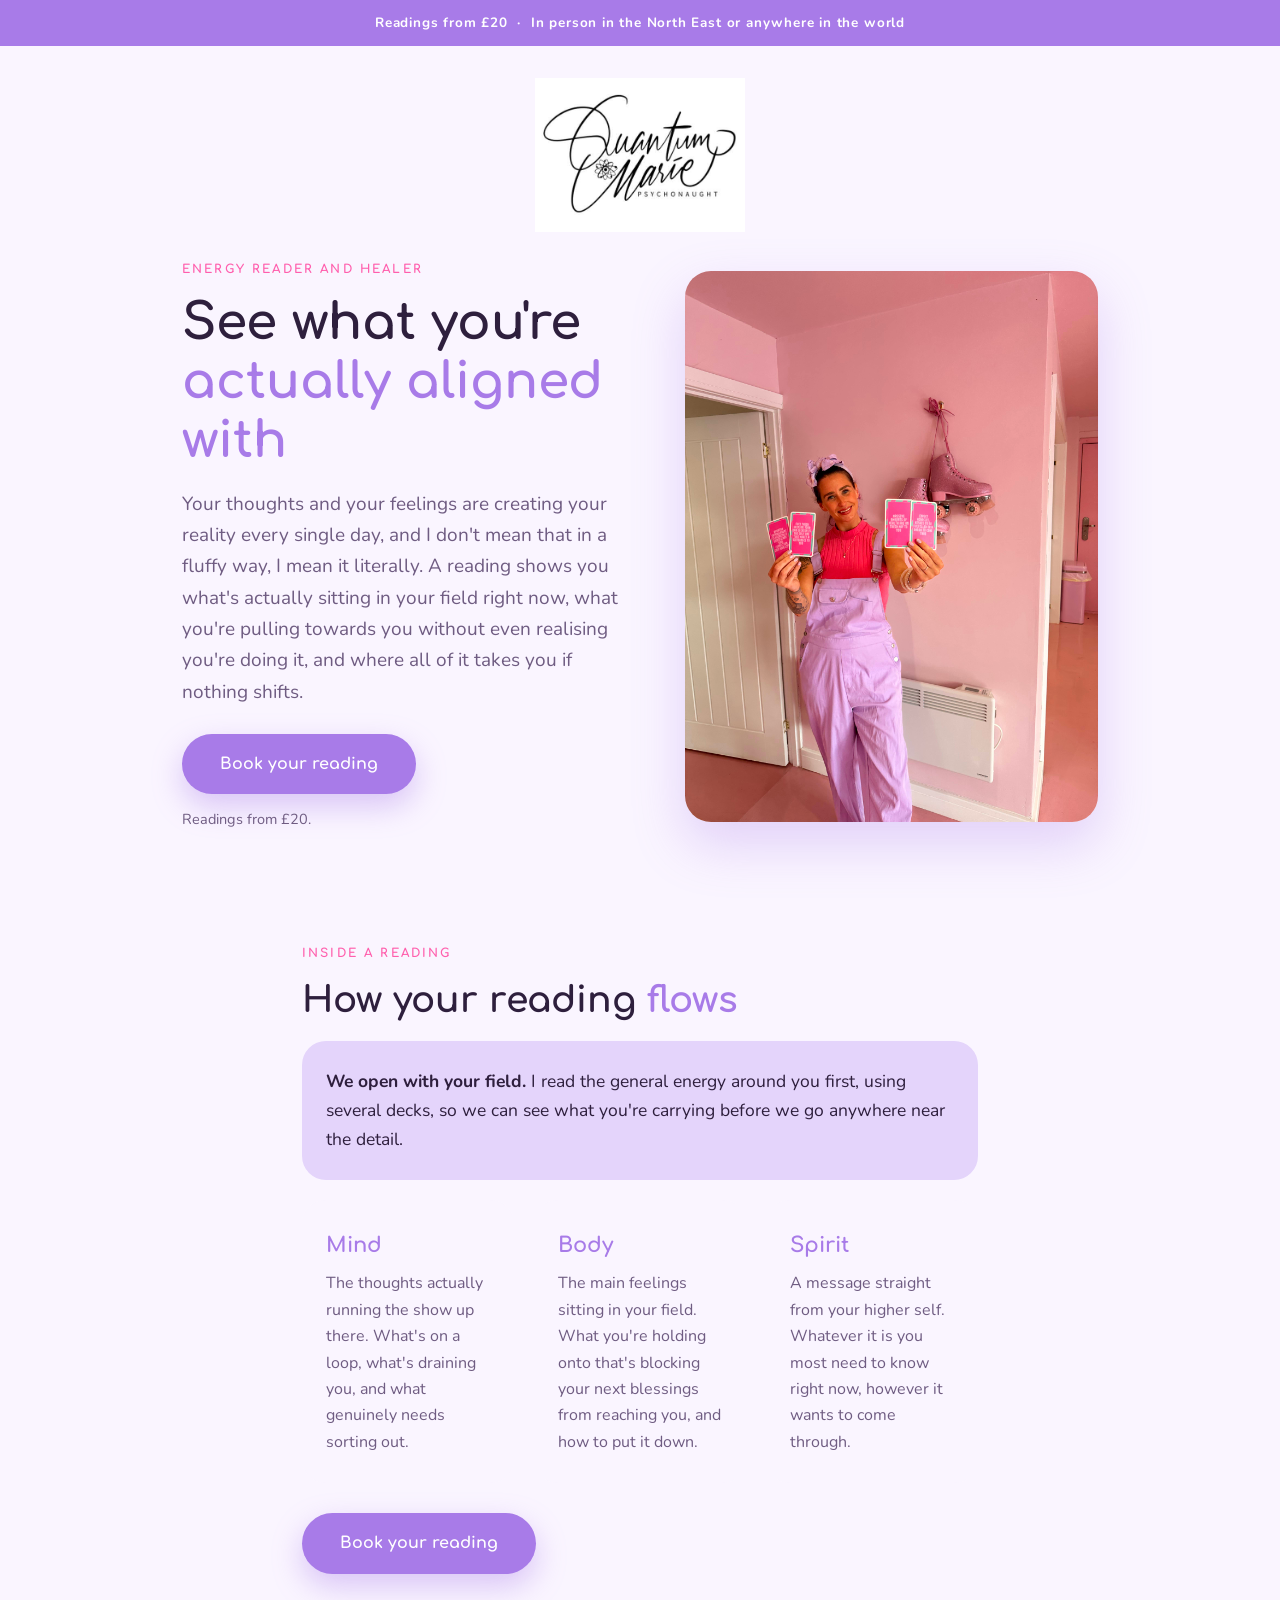
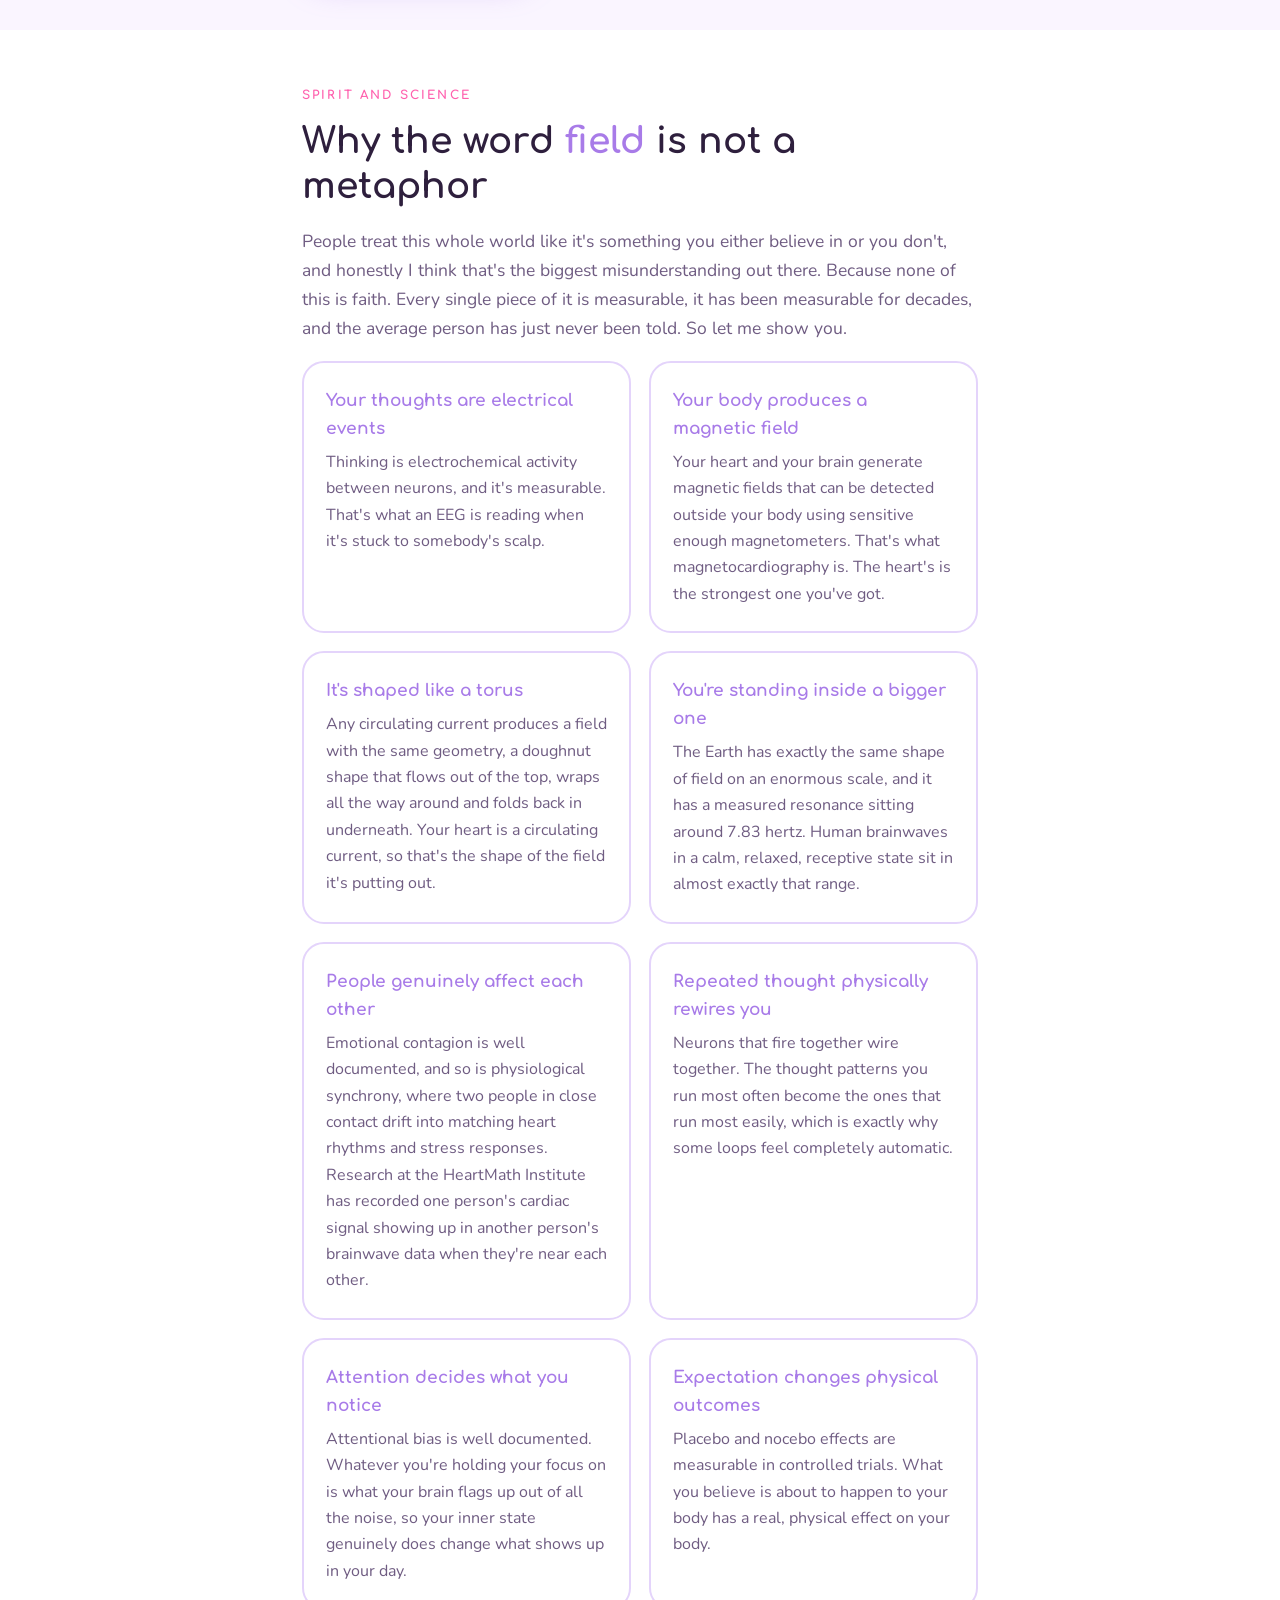
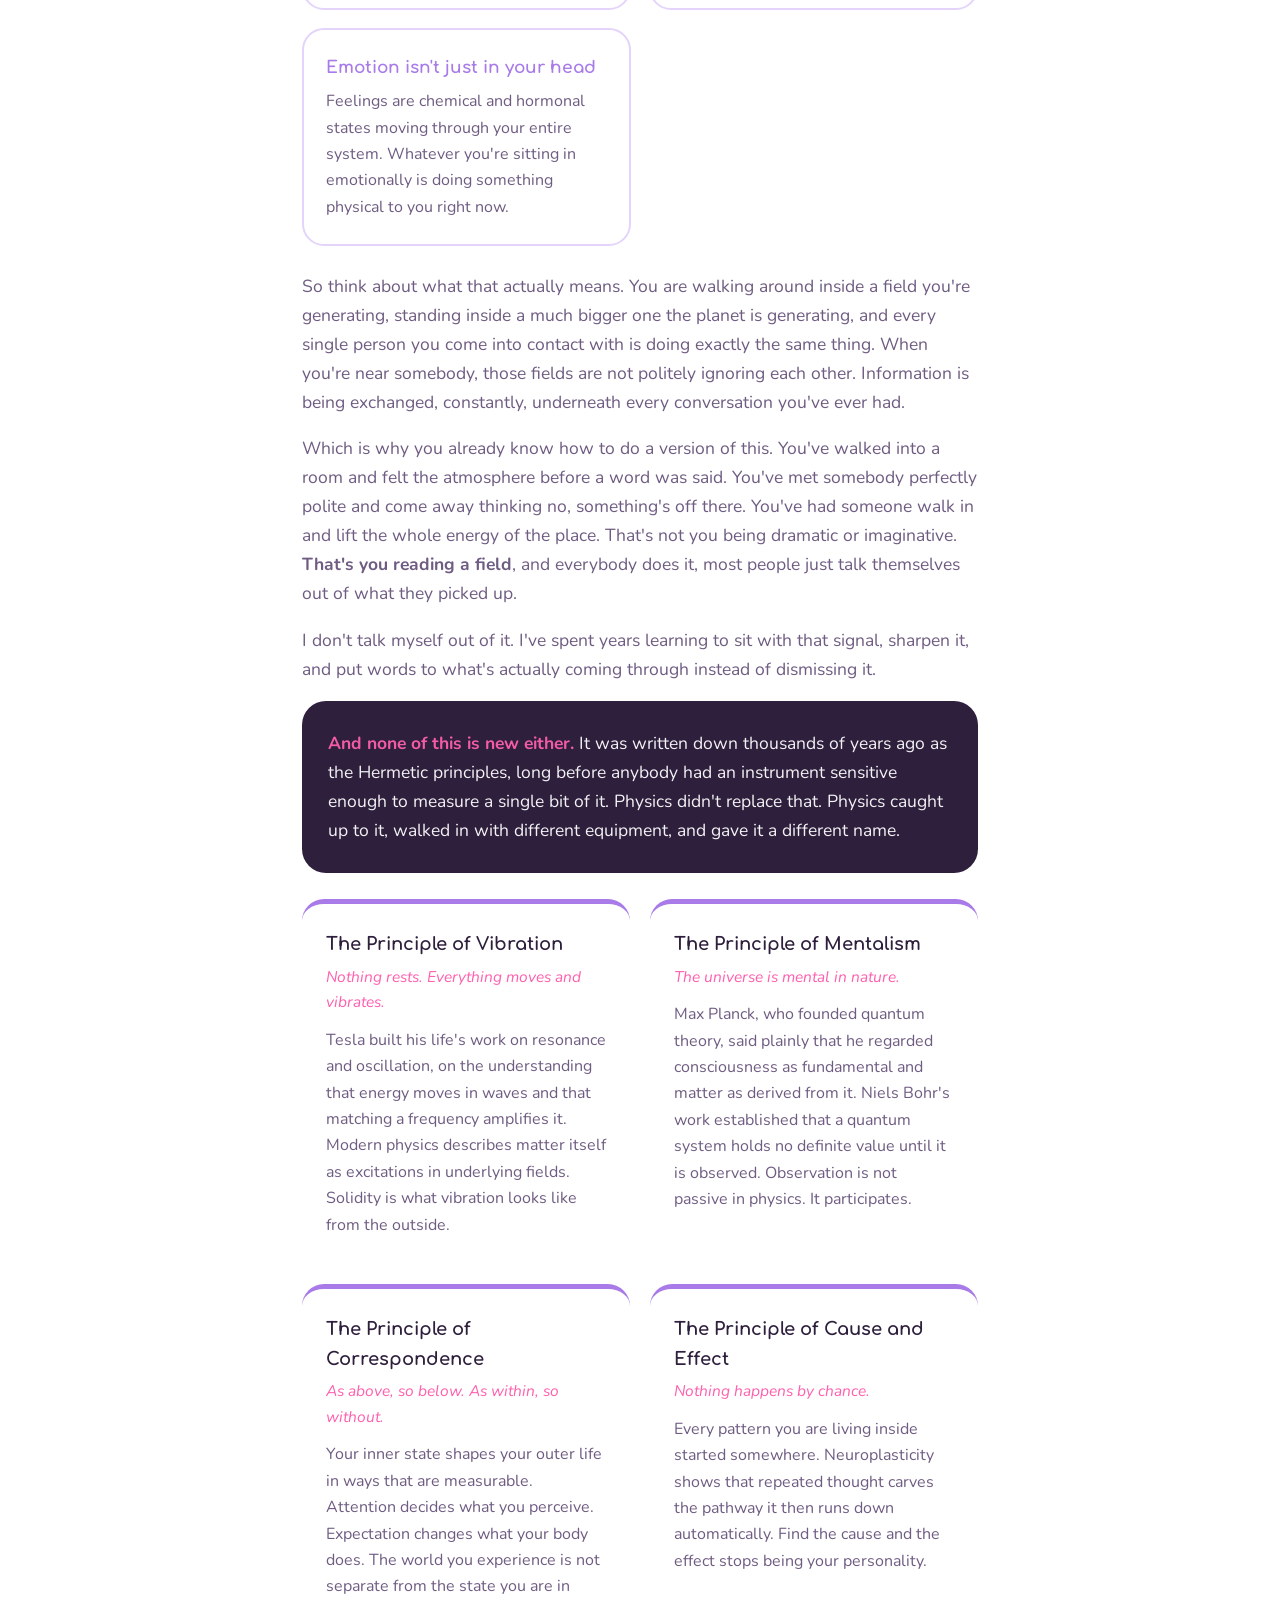
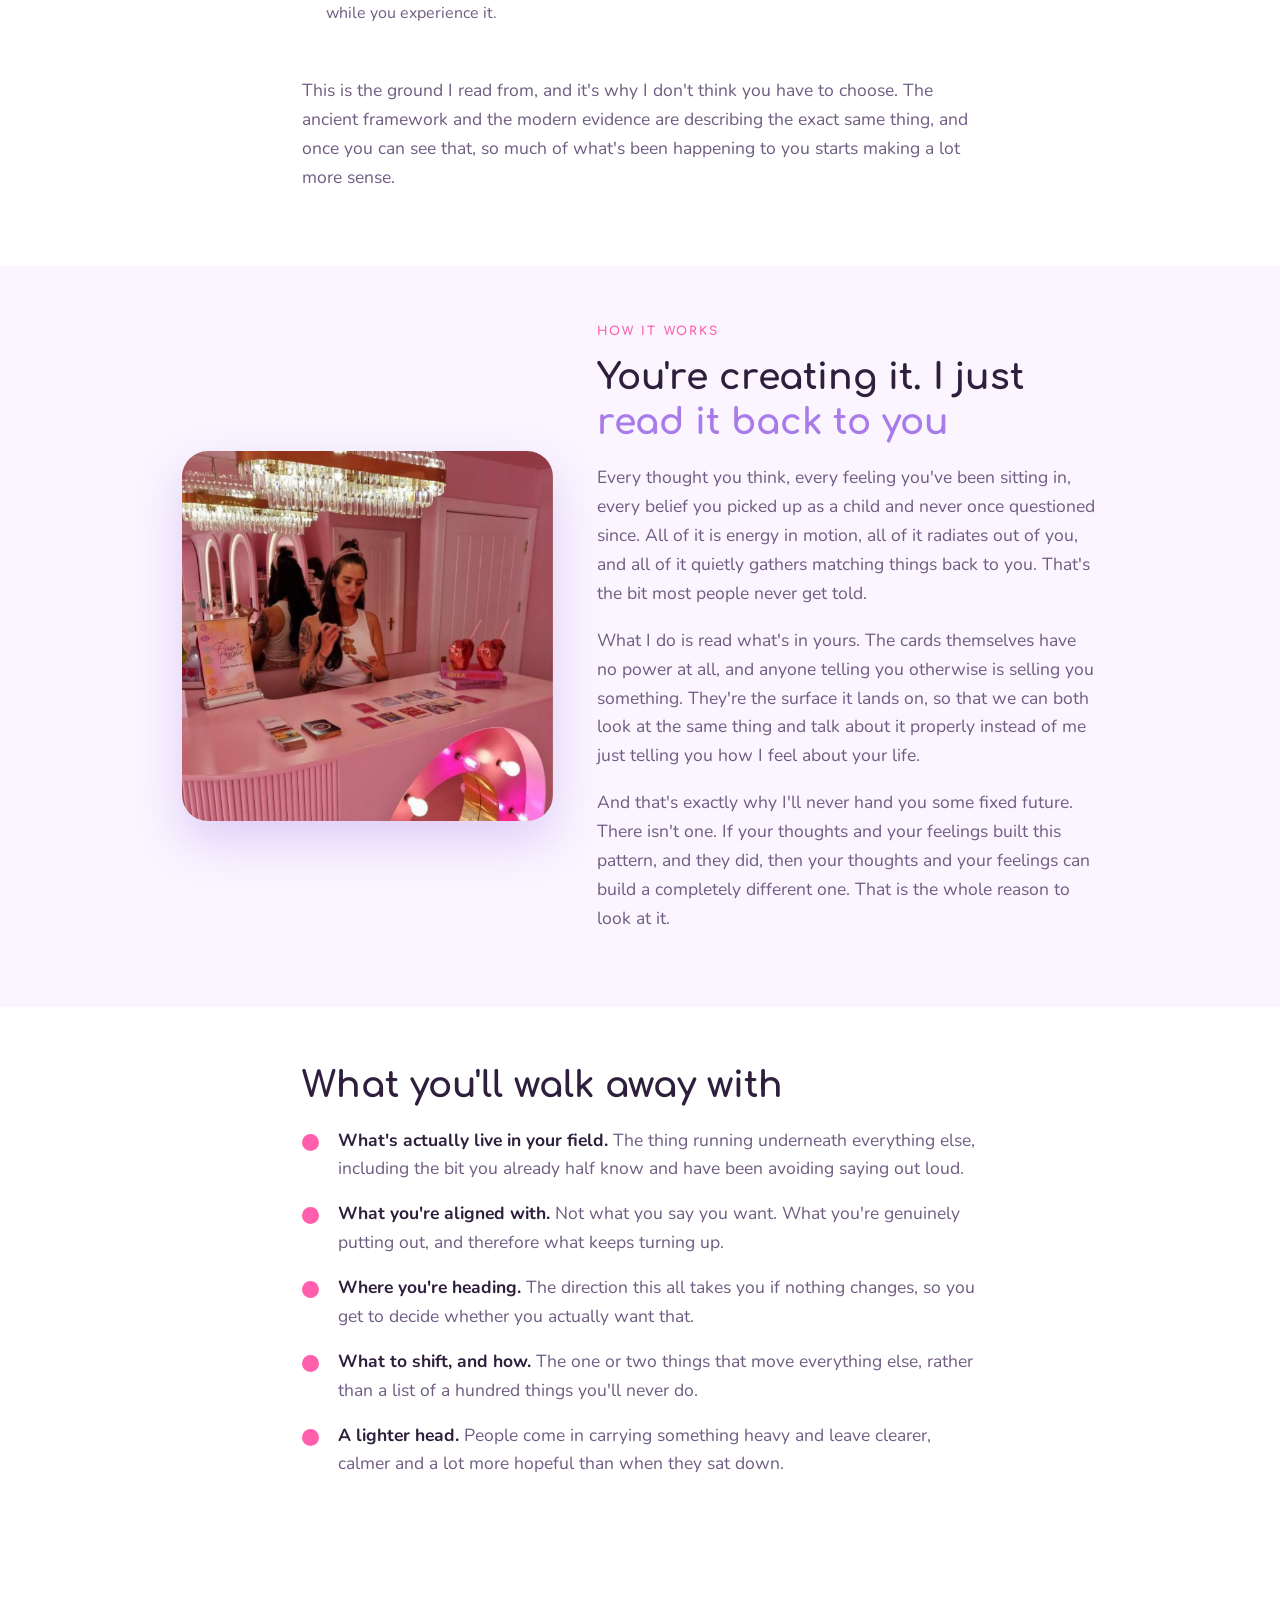
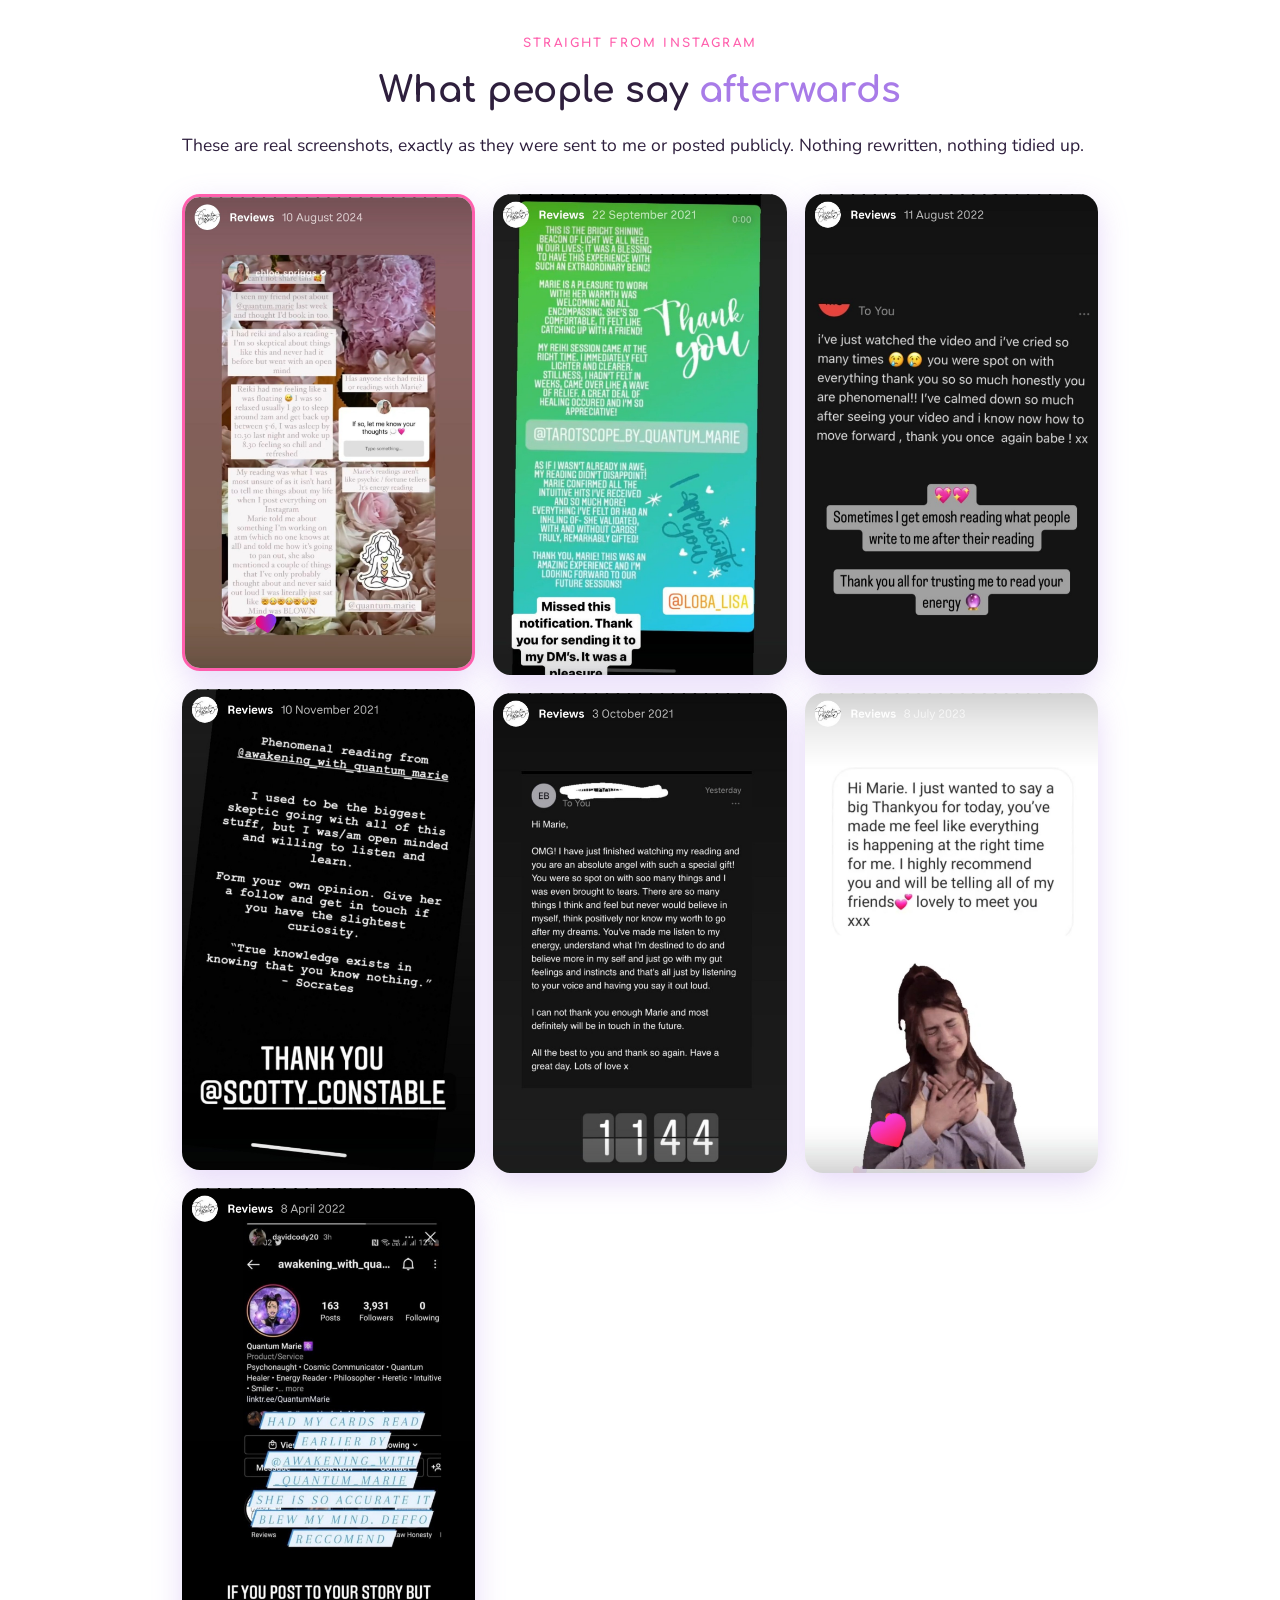
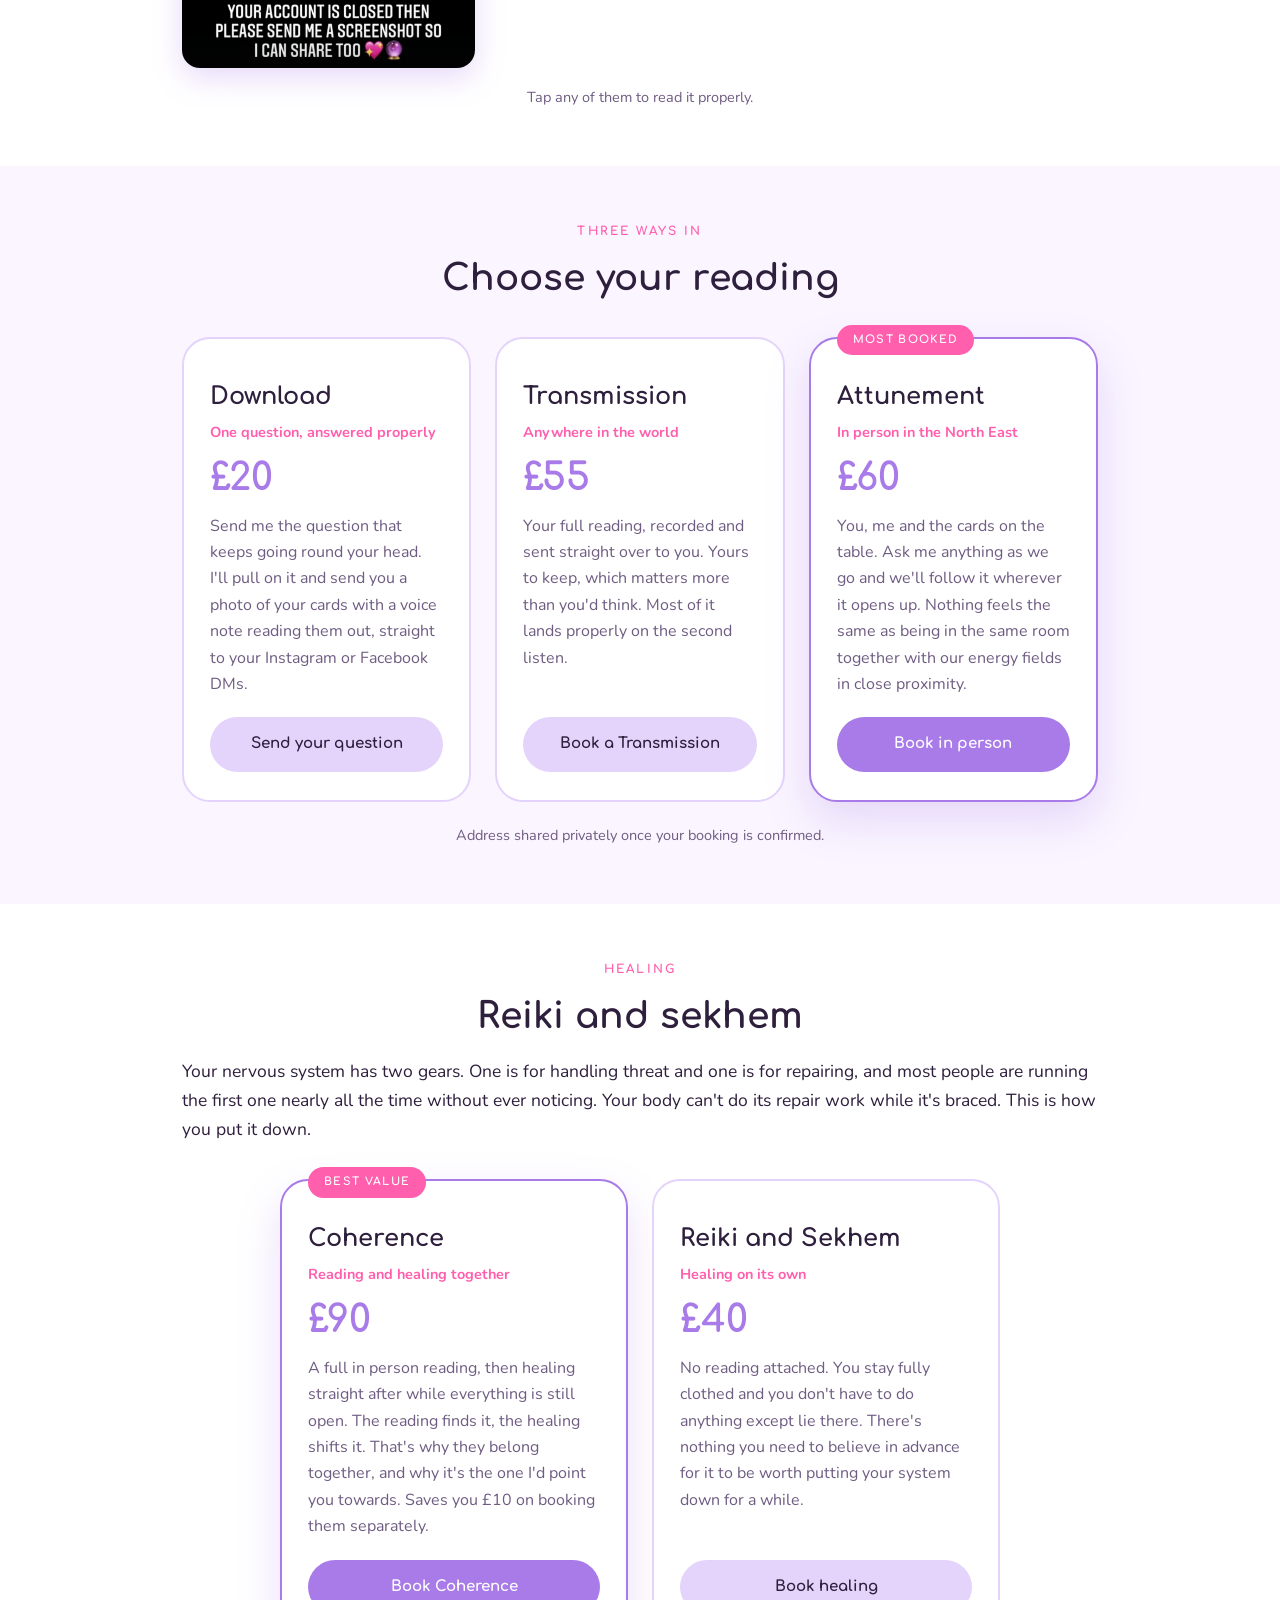
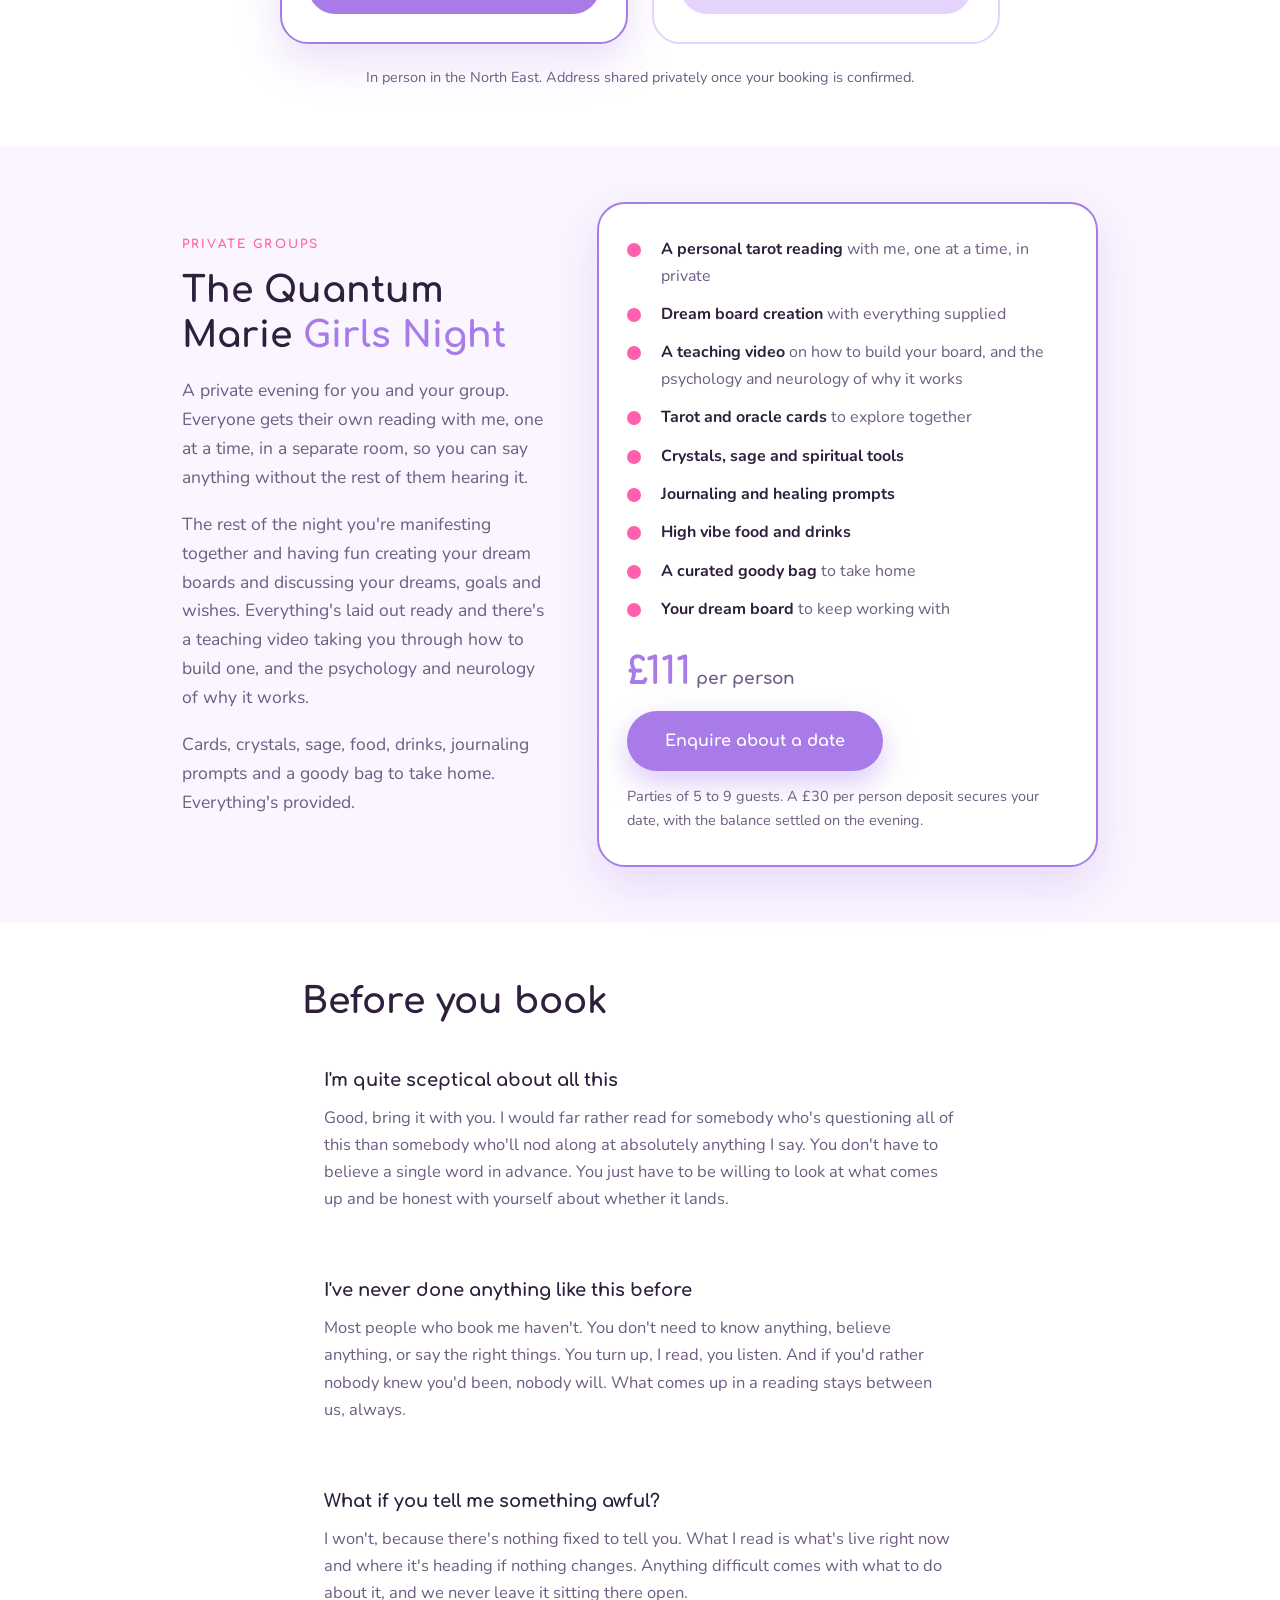
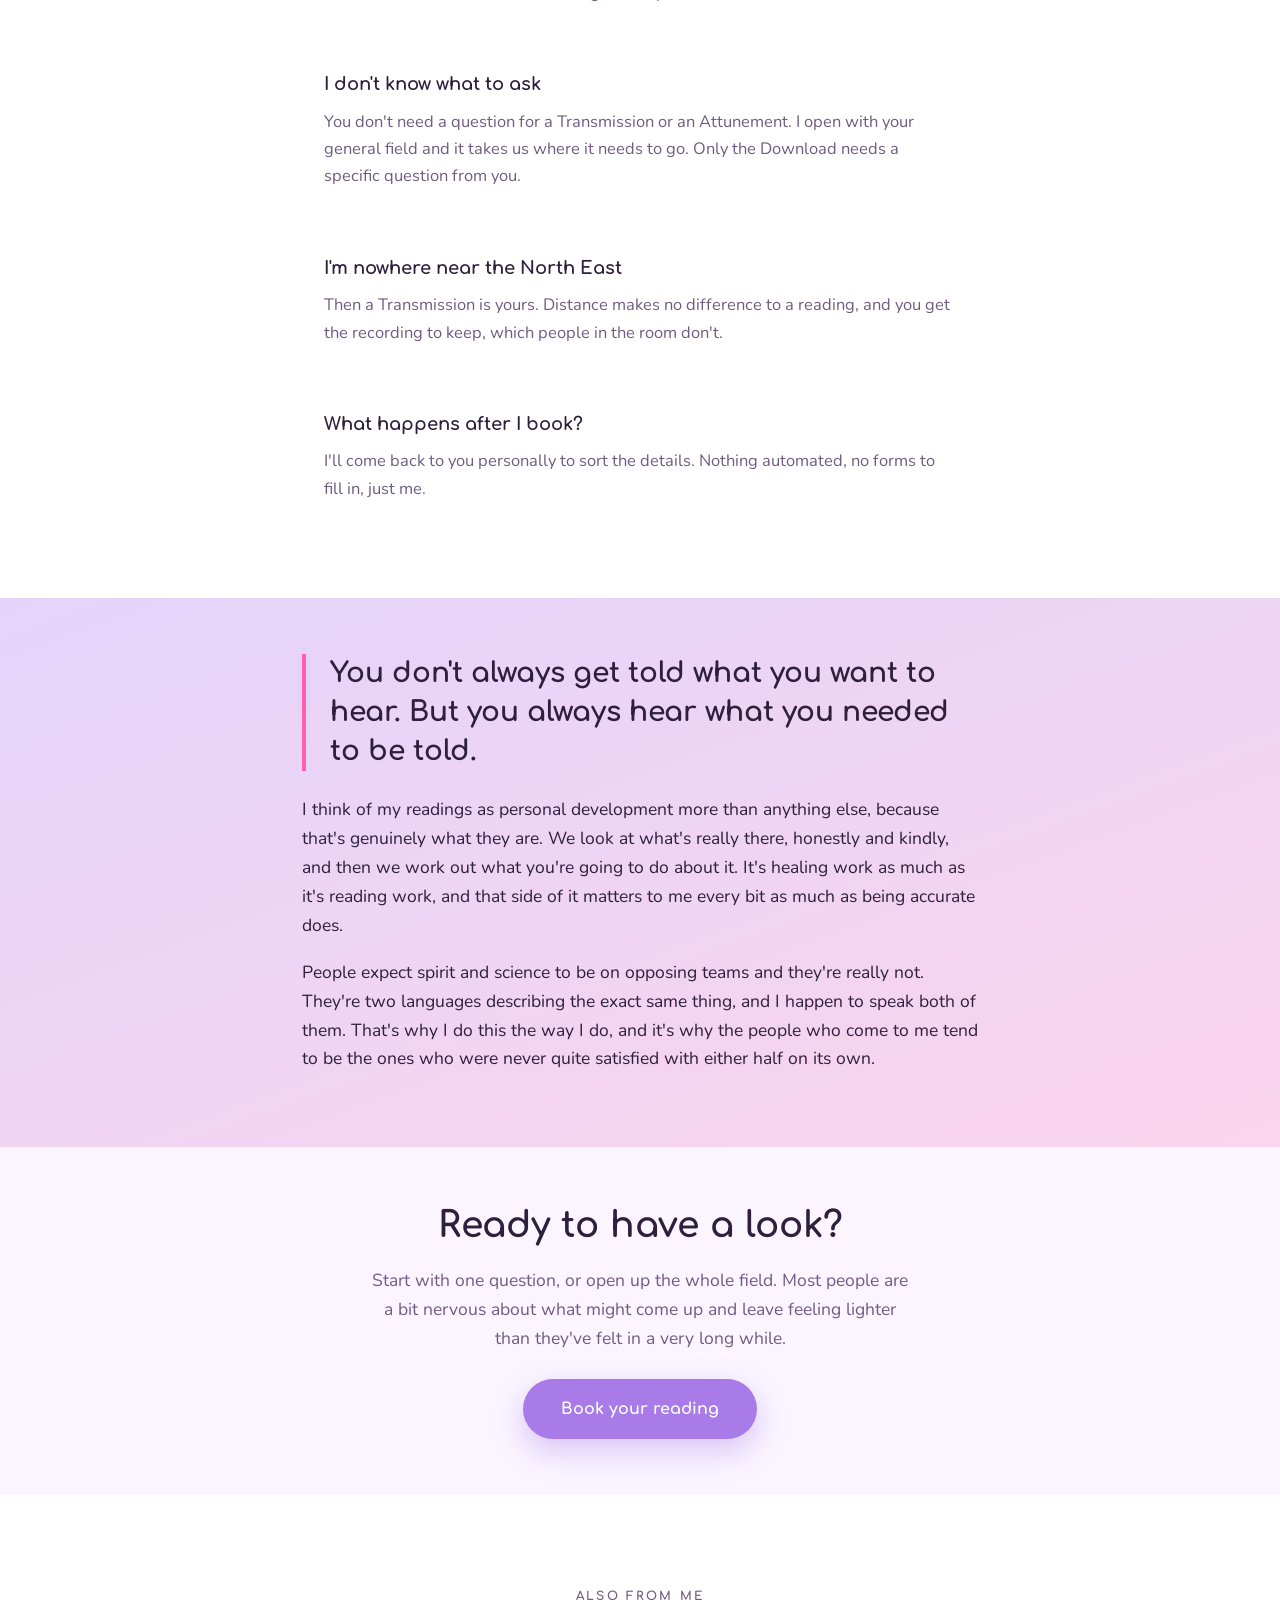
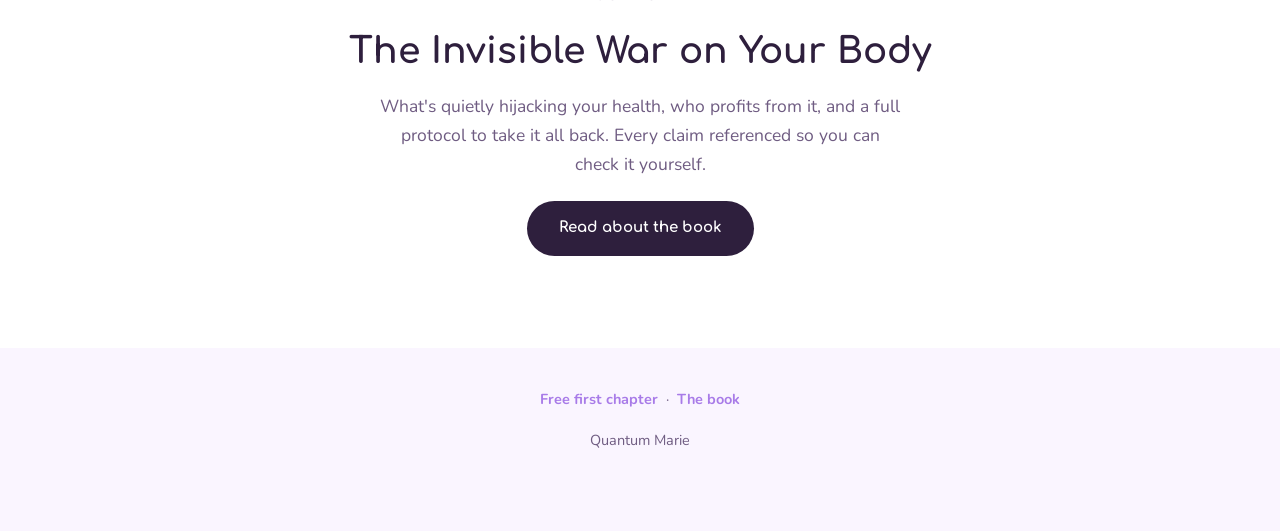
<file: index (3).html>
<!DOCTYPE html>
<html lang="en">
<head>
<meta charset="utf-8">
<meta name="viewport" content="width=device-width, initial-scale=1">
<title>Quantum Marie | Energy Readings</title>
<meta name="description" content="See what you are actually aligned with. Energy readings with Quantum Marie. Mind, body and spirit, read from your field. In person in the North East or anywhere in the world.">
<link rel="preconnect" href="https://fonts.googleapis.com">
<link rel="preconnect" href="https://fonts.gstatic.com" crossorigin>
<link href="https://fonts.googleapis.com/css2?family=Comfortaa:wght@500;700&family=Nunito:ital,wght@0,400;0,600;0,700;1,400&display=swap" rel="stylesheet">
<style>
:root{
  --lilac:#A87BE8;
  --lilacsoft:#E4D4FB;
  --candy:#FF5FAD;
  --cream:#FAF5FF;
  --deep:#2E1F3D;
  --soft:#6F5C82;
}
*,*::before,*::after{box-sizing:border-box}
html{scroll-behavior:smooth}
body{
  margin:0;
  background:var(--cream);
  color:var(--deep);
  font-family:'Nunito',system-ui,sans-serif;
  font-size:17.5px;
  line-height:1.65;
  overflow-x:hidden;
}
img{max-width:100%;display:block}
.wrap{max-width:960px;margin:0 auto;padding:0 22px}
.narrow{max-width:720px;margin:0 auto}

.topbar{
  background:var(--lilac);
  color:#fff;
  text-align:center;
  font-size:13.5px;
  letter-spacing:0.06em;
  font-weight:700;
  padding:12px 16px;
}
.logo{width:min(210px,54vw);margin:32px auto 28px}

h1,h2,h3,.cta,.pick,.ghost,.kicker,.tag,.cost,.phase b,.fact b,.faq b{font-family:'Comfortaa',cursive,sans-serif}
h1{
  font-weight:700;
  font-size:clamp(32px,5.6vw,50px);
  line-height:1.18;
  margin:0 0 18px;
}
h1 span{color:var(--lilac)}
.hero{display:grid;gap:28px;align-items:center;padding:0 0 56px}
@media (min-width:820px){.hero{grid-template-columns:1.05fr 0.95fr;gap:46px}}
.hero img{border-radius:26px;box-shadow:0 22px 52px rgba(168,123,232,0.3)}
.kicker{
  font-weight:700;
  font-size:12px;
  letter-spacing:0.18em;
  text-transform:uppercase;
  color:var(--candy);
  margin:0 0 14px;
}
.hero p.lead{font-size:19px;color:var(--soft);margin:0 0 26px}
.cta{
  display:inline-block;
  font-weight:700;
  font-size:16px;
  color:#fff;
  background:var(--lilac);
  padding:17px 38px;
  border-radius:100px;
  text-decoration:none;
  box-shadow:0 12px 30px rgba(168,123,232,0.4);
  transition:transform .18s ease,background .18s ease;
}
.cta:hover,.cta:focus{transform:translateY(-2px);background:var(--candy)}
.under{font-size:14.5px;color:var(--soft);margin:14px 0 0}
a:focus-visible{outline:3px solid var(--candy);outline-offset:3px}

section{padding:56px 0}
.band{background:#fff}
.band.soft{background:linear-gradient(160deg,var(--lilacsoft),rgba(255,95,173,0.22))}
h2{
  font-weight:700;
  font-size:clamp(26px,4.2vw,36px);
  line-height:1.25;
  margin:0 0 18px;
}
h2 span{color:var(--lilac)}
p{margin:0 0 18px}
.soft-text{color:var(--soft)}

.ticks{list-style:none;padding:0;margin:0 0 28px}
.ticks li{position:relative;padding:0 0 16px 36px;color:var(--soft)}
.ticks li strong{color:var(--deep);font-weight:700}
.ticks li::before{
  content:"";
  position:absolute;
  left:0;
  top:8px;
  width:17px;
  height:17px;
  border-radius:50%;
  background:var(--candy);
}

.phases{display:grid;gap:20px;margin:0 0 30px}
@media (min-width:820px){.phases{grid-template-columns:repeat(3,1fr)}}
.phase{background:var(--cream);border-radius:24px;padding:28px 24px}
.phase b{display:block;font-weight:700;font-size:21px;color:var(--lilac);margin:0 0 8px}
.phase p{margin:0;color:var(--soft);font-size:16px}
.opening{background:var(--lilacsoft);border-radius:24px;padding:26px 24px;margin:0 0 20px}
.opening p{margin:0;color:var(--deep)}

.facts{display:grid;gap:18px;margin:0 0 26px}
@media (min-width:760px){.facts{grid-template-columns:1fr 1fr}}
.fact{
  background:#fff;
  border-radius:22px;
  padding:24px 22px;
  border:2px solid var(--lilacsoft);
}
.fact b{display:block;font-weight:700;font-size:17px;color:var(--lilac);margin:0 0 6px}
.fact p{margin:0;color:var(--soft);font-size:16px}
.honest{
  background:var(--deep);
  color:#fff;
  border-radius:24px;
  padding:28px 26px;
  margin:0 0 26px;
}
.honest p{margin:0;opacity:0.94}
.honest strong{color:var(--candy)}

.pairs{display:grid;gap:20px;margin:0 0 24px}
@media (min-width:760px){.pairs{grid-template-columns:1fr 1fr}}
.pair{
  background:#fff;
  border-radius:22px;
  padding:26px 24px;
  border-top:5px solid var(--lilac);
}
.pair b{
  display:block;
  font-family:'Comfortaa',cursive,sans-serif;
  font-weight:700;
  font-size:18px;
  color:var(--deep);
  margin:0 0 4px;
}
.pair .anc{
  color:var(--candy);
  font-style:italic;
  font-size:15.5px;
  margin:0 0 12px;
}
.pair p{margin:0;color:var(--soft);font-size:16px}

.cards{display:grid;gap:24px;margin:36px 0 22px}
@media (min-width:820px){.cards{grid-template-columns:repeat(3,1fr);align-items:stretch}}
@media (min-width:820px){.cards.two{grid-template-columns:repeat(2,1fr);max-width:720px;margin-left:auto;margin-right:auto}}
.tier{
  background:#fff;
  border:2px solid var(--lilacsoft);
  border-radius:28px;
  padding:32px 26px 28px;
  display:flex;
  flex-direction:column;
  position:relative;
}
.tier.feature{border-color:var(--lilac);box-shadow:0 18px 44px rgba(168,123,232,0.24)}
.tag{
  position:absolute;
  top:-14px;
  left:26px;
  background:var(--candy);
  color:#fff;
  font-weight:700;
  font-size:11px;
  letter-spacing:0.12em;
  text-transform:uppercase;
  padding:6px 16px;
  border-radius:100px;
}
.tier h3{font-weight:700;font-size:24px;margin:6px 0 4px}
.who{font-size:14.5px;color:var(--candy);font-weight:700;margin:0 0 14px}
.cost{font-weight:700;font-size:38px;margin:0 0 16px;line-height:1;color:var(--lilac)}
.desc{color:var(--soft);font-size:16px;margin:0 0 20px;flex-grow:1}
.pick{
  display:block;
  text-align:center;
  font-weight:700;
  font-size:15px;
  color:var(--deep);
  background:var(--lilacsoft);
  padding:15px 18px;
  border-radius:100px;
  text-decoration:none;
  transition:background .18s ease,color .18s ease;
}
.pick:hover,.pick:focus{background:var(--candy);color:#fff}
.pick.hot{background:var(--lilac);color:#fff}
.pick.hot:hover,.pick.hot:focus{background:var(--candy)}

.shots{
  columns:3;
  column-gap:18px;
  margin:34px 0 18px;
}
@media (max-width:900px){.shots{columns:2}}
@media (max-width:560px){.shots{columns:1}}
.shot{
  display:block;
  break-inside:avoid;
  margin:0 0 18px;
  border-radius:18px;
  overflow:hidden;
  box-shadow:0 10px 30px rgba(168,123,232,0.28);
  transition:transform .18s ease,box-shadow .18s ease;
}
.shot:hover,.shot:focus{
  transform:translateY(-3px);
  box-shadow:0 16px 40px rgba(168,123,232,0.4);
}
.shot img{width:100%;height:auto;display:block}
.shot.big{border:3px solid var(--candy)}

.night{
  background:#fff;
  border:2px solid var(--lilac);
  border-radius:28px;
  padding:32px 28px;
  box-shadow:0 18px 44px rgba(168,123,232,0.22);
}
.night .ticks{margin:0 0 18px}
.night .ticks li{padding:0 0 12px 34px;font-size:16px}
.night .ticks li::before{width:14px;height:14px;top:7px}
.night .cost{margin:18px 0 20px}

.split{display:grid;gap:30px;align-items:center}
@media (min-width:820px){.split{grid-template-columns:0.85fr 1.15fr;gap:44px}}
.split img{border-radius:26px;box-shadow:0 20px 46px rgba(168,123,232,0.32)}

.faqs{margin:0 0 8px}
.faq{
  background:#fff;
  border-radius:22px;
  padding:24px 22px;
  margin:0 0 16px;
}
.faq b{display:block;font-weight:700;font-size:18px;margin:0 0 8px}
.faq p{margin:0;color:var(--soft);font-size:16.5px}

.quote{
  font-family:'Comfortaa',cursive,sans-serif;
  font-weight:700;
  font-size:clamp(21px,3.2vw,28px);
  line-height:1.4;
  color:var(--deep);
  border-left:4px solid var(--candy);
  padding-left:24px;
  margin:0 0 24px;
}

.final{text-align:center}
.final p{color:var(--soft);max-width:540px;margin:0 auto 26px}

.bookbox{background:#fff;border-radius:28px;padding:36px 28px;text-align:center}
.bookbox p{color:var(--soft);max-width:520px;margin:0 auto 22px}
.ghost{
  display:inline-block;
  font-weight:700;
  font-size:15px;
  color:#fff;
  background:var(--deep);
  padding:15px 32px;
  border-radius:100px;
  text-decoration:none;
}
.ghost:hover,.ghost:focus{background:var(--lilac)}

footer{text-align:center;color:var(--soft);font-size:14.5px;padding:40px 0 60px}
footer a{color:var(--lilac);text-decoration:none;font-weight:700}
</style>
</head>
<body>

<p class="topbar">Readings from &pound;20 &nbsp;&middot;&nbsp; In person in the North East or anywhere in the world</p>

<div class="wrap">
  <img class="logo" src="logo.png" alt="Quantum Marie">

  <div class="hero">
    <div>
      <p class="kicker">Energy reader and healer</p>
      <h1>See what you're <span>actually aligned with</span></h1>
      <p class="lead">Your thoughts and your feelings are creating your reality every single day, and I don't mean that in a fluffy way, I mean it literally. A reading shows you what's actually sitting in your field right now, what you're pulling towards you without even realising you're doing it, and where all of it takes you if nothing shifts.</p>
      <a class="cta" href="#book">Book your reading</a>
      <p class="under">Readings from &pound;20.</p>
    </div>
    <img src="cards.jpg" alt="Marie holding reading cards">
  </div>
</div>

<section>
  <div class="wrap narrow">
    <p class="kicker">Inside a reading</p>
    <h2>How your reading <span>flows</span></h2>

    <div class="opening">
      <p><strong>We open with your field.</strong> I read the general energy around you first, using several decks, so we can see what you're carrying before we go anywhere near the detail.</p>
    </div>

    <div class="phases">
      <div class="phase">
        <b>Mind</b>
        <p>The thoughts actually running the show up there. What's on a loop, what's draining you, and what genuinely needs sorting out.</p>
      </div>
      <div class="phase">
        <b>Body</b>
        <p>The main feelings sitting in your field. What you're holding onto that's blocking your next blessings from reaching you, and how to put it down.</p>
      </div>
      <div class="phase">
        <b>Spirit</b>
        <p>A message straight from your higher self. Whatever it is you most need to know right now, however it wants to come through.</p>
      </div>
    </div>

    <a class="cta" href="#book">Book your reading</a>
  </div>
</section>

<section class="band">
  <div class="wrap narrow">
    <p class="kicker">Spirit and science</p>
    <h2>Why the word <span>field</span> is not a metaphor</h2>
    <p class="soft-text">People treat this whole world like it's something you either believe in or you don't, and honestly I think that's the biggest misunderstanding out there. Because none of this is faith. Every single piece of it is measurable, it has been measurable for decades, and the average person has just never been told. So let me show you.</p>

    <div class="facts">
      <div class="fact">
        <b>Your thoughts are electrical events</b>
        <p>Thinking is electrochemical activity between neurons, and it's measurable. That's what an EEG is reading when it's stuck to somebody's scalp.</p>
      </div>
      <div class="fact">
        <b>Your body produces a magnetic field</b>
        <p>Your heart and your brain generate magnetic fields that can be detected outside your body using sensitive enough magnetometers. That's what magnetocardiography is. The heart's is the strongest one you've got.</p>
      </div>
      <div class="fact">
        <b>It's shaped like a torus</b>
        <p>Any circulating current produces a field with the same geometry, a doughnut shape that flows out of the top, wraps all the way around and folds back in underneath. Your heart is a circulating current, so that's the shape of the field it's putting out.</p>
      </div>
      <div class="fact">
        <b>You're standing inside a bigger one</b>
        <p>The Earth has exactly the same shape of field on an enormous scale, and it has a measured resonance sitting around 7.83 hertz. Human brainwaves in a calm, relaxed, receptive state sit in almost exactly that range.</p>
      </div>
      <div class="fact">
        <b>People genuinely affect each other</b>
        <p>Emotional contagion is well documented, and so is physiological synchrony, where two people in close contact drift into matching heart rhythms and stress responses. Research at the HeartMath Institute has recorded one person's cardiac signal showing up in another person's brainwave data when they're near each other.</p>
      </div>
      <div class="fact">
        <b>Repeated thought physically rewires you</b>
        <p>Neurons that fire together wire together. The thought patterns you run most often become the ones that run most easily, which is exactly why some loops feel completely automatic.</p>
      </div>
      <div class="fact">
        <b>Attention decides what you notice</b>
        <p>Attentional bias is well documented. Whatever you're holding your focus on is what your brain flags up out of all the noise, so your inner state genuinely does change what shows up in your day.</p>
      </div>
      <div class="fact">
        <b>Expectation changes physical outcomes</b>
        <p>Placebo and nocebo effects are measurable in controlled trials. What you believe is about to happen to your body has a real, physical effect on your body.</p>
      </div>
      <div class="fact">
        <b>Emotion isn't just in your head</b>
        <p>Feelings are chemical and hormonal states moving through your entire system. Whatever you're sitting in emotionally is doing something physical to you right now.</p>
      </div>
    </div>

    <p class="soft-text">So think about what that actually means. You are walking around inside a field you're generating, standing inside a much bigger one the planet is generating, and every single person you come into contact with is doing exactly the same thing. When you're near somebody, those fields are not politely ignoring each other. Information is being exchanged, constantly, underneath every conversation you've ever had.</p>

    <p class="soft-text">Which is why you already know how to do a version of this. You've walked into a room and felt the atmosphere before a word was said. You've met somebody perfectly polite and come away thinking no, something's off there. You've had someone walk in and lift the whole energy of the place. That's not you being dramatic or imaginative. <strong>That's you reading a field</strong>, and everybody does it, most people just talk themselves out of what they picked up.</p>

    <p class="soft-text">I don't talk myself out of it. I've spent years learning to sit with that signal, sharpen it, and put words to what's actually coming through instead of dismissing it.</p>

    <div class="honest">
      <p><strong>And none of this is new either.</strong> It was written down thousands of years ago as the Hermetic principles, long before anybody had an instrument sensitive enough to measure a single bit of it. Physics didn't replace that. Physics caught up to it, walked in with different equipment, and gave it a different name.</p>
    </div>

    <div class="pairs">
      <div class="pair">
        <b>The Principle of Vibration</b>
        <p class="anc">Nothing rests. Everything moves and vibrates.</p>
        <p>Tesla built his life's work on resonance and oscillation, on the understanding that energy moves in waves and that matching a frequency amplifies it. Modern physics describes matter itself as excitations in underlying fields. Solidity is what vibration looks like from the outside.</p>
      </div>
      <div class="pair">
        <b>The Principle of Mentalism</b>
        <p class="anc">The universe is mental in nature.</p>
        <p>Max Planck, who founded quantum theory, said plainly that he regarded consciousness as fundamental and matter as derived from it. Niels Bohr's work established that a quantum system holds no definite value until it is observed. Observation is not passive in physics. It participates.</p>
      </div>
      <div class="pair">
        <b>The Principle of Correspondence</b>
        <p class="anc">As above, so below. As within, so without.</p>
        <p>Your inner state shapes your outer life in ways that are measurable. Attention decides what you perceive. Expectation changes what your body does. The world you experience is not separate from the state you are in while you experience it.</p>
      </div>
      <div class="pair">
        <b>The Principle of Cause and Effect</b>
        <p class="anc">Nothing happens by chance.</p>
        <p>Every pattern you are living inside started somewhere. Neuroplasticity shows that repeated thought carves the pathway it then runs down automatically. Find the cause and the effect stops being your personality.</p>
      </div>
    </div>

    <p class="soft-text">This is the ground I read from, and it's why I don't think you have to choose. The ancient framework and the modern evidence are describing the exact same thing, and once you can see that, so much of what's been happening to you starts making a lot more sense.</p>
  </div>
</section>

<section>
  <div class="wrap">
    <div class="split">
      <img src="reading.jpg" alt="Marie laying out a card spread">
      <div>
        <p class="kicker">How it works</p>
        <h2>You're creating it. I just <span>read it back to you</span></h2>
        <p class="soft-text">Every thought you think, every feeling you've been sitting in, every belief you picked up as a child and never once questioned since. All of it is energy in motion, all of it radiates out of you, and all of it quietly gathers matching things back to you. That's the bit most people never get told.</p>
        <p class="soft-text">What I do is read what's in yours. The cards themselves have no power at all, and anyone telling you otherwise is selling you something. They're the surface it lands on, so that we can both look at the same thing and talk about it properly instead of me just telling you how I feel about your life.</p>
        <p class="soft-text">And that's exactly why I'll never hand you some fixed future. There isn't one. If your thoughts and your feelings built this pattern, and they did, then your thoughts and your feelings can build a completely different one. That is the whole reason to look at it.</p>
      </div>
    </div>
  </div>
</section>

<section class="band">
  <div class="wrap narrow">
    <h2>What you'll walk away with</h2>
    <ul class="ticks">
      <li><strong>What's actually live in your field.</strong> The thing running underneath everything else, including the bit you already half know and have been avoiding saying out loud.</li>
      <li><strong>What you're aligned with.</strong> Not what you say you want. What you're genuinely putting out, and therefore what keeps turning up.</li>
      <li><strong>Where you're heading.</strong> The direction this all takes you if nothing changes, so you get to decide whether you actually want that.</li>
      <li><strong>What to shift, and how.</strong> The one or two things that move everything else, rather than a list of a hundred things you'll never do.</li>
      <li><strong>A lighter head.</strong> People come in carrying something heavy and leave clearer, calmer and a lot more hopeful than when they sat down.</li>
    </ul>
  </div>
</section>

<section class="band">
  <div class="wrap">
    <p class="kicker" style="text-align:center">Straight from Instagram</p>
    <h2 style="text-align:center">What people say <span>afterwards</span></h2>
    <p class="lede">These are real screenshots, exactly as they were sent to me or posted publicly. Nothing rewritten, nothing tidied up.</p>

    <div class="shots">
      <a class="shot big" href="review-chloe.jpg" target="_blank"><img src="review-chloe.jpg" alt="Instagram review from Chloe Spriggs about her reiki and reading"></a>
      <a class="shot" href="review-scotty.jpg" target="_blank"><img src="review-scotty.jpg" alt="Instagram review from Scotty about his reading"></a>
      <a class="shot" href="review-david.jpg" target="_blank"><img src="review-david.jpg" alt="Instagram review from David about his card reading"></a>
      <a class="shot" href="review-lisa.jpg" target="_blank"><img src="review-lisa.jpg" alt="Instagram review from Lisa about her reiki session and reading"></a>
      <a class="shot" href="review-email.jpg" target="_blank"><img src="review-email.jpg" alt="Email review about a recorded reading"></a>
      <a class="shot" href="review-video.jpg" target="_blank"><img src="review-video.jpg" alt="Message from a client after watching their recorded reading"></a>
      <a class="shot" href="review-thanks.jpg" target="_blank"><img src="review-thanks.jpg" alt="Message from a client after an in person reading"></a>
    </div>

    <p class="under" style="text-align:center">Tap any of them to read it properly.</p>
  </div>
</section>

<section id="book">
  <div class="wrap">
    <p class="kicker" style="text-align:center">Three ways in</p>
    <h2 style="text-align:center">Choose your reading</h2>

    <div class="cards">

      <div class="tier">
        <h3>Download</h3>
        <p class="who">One question, answered properly</p>
        <p class="cost">&pound;20</p>
        <p class="desc">Send me the question that keeps going round your head. I'll pull on it and send you a photo of your cards with a voice note reading them out, straight to your Instagram or Facebook DMs.</p>
        <a class="pick" href="https://marie-monroe-2.myshopify.com/products/download-one-question-reading">Send your question</a>
      </div>

      <div class="tier">
        <h3>Transmission</h3>
        <p class="who">Anywhere in the world</p>
        <p class="cost">&pound;55</p>
        <p class="desc">Your full reading, recorded and sent straight over to you. Yours to keep, which matters more than you'd think. Most of it lands properly on the second listen.</p>
        <a class="pick" href="https://marie-monroe-2.myshopify.com/products/transmission-full-recorded-reading">Book a Transmission</a>
      </div>

      <div class="tier feature">
        <span class="tag">Most booked</span>
        <h3>Attunement</h3>
        <p class="who">In person in the North East</p>
        <p class="cost">&pound;60</p>
        <p class="desc">You, me and the cards on the table. Ask me anything as we go and we'll follow it wherever it opens up. Nothing feels the same as being in the same room together with our energy fields in close proximity.</p>
        <a class="pick hot" href="https://marie-monroe-2.myshopify.com/products/attunement-in-person-reading">Book in person</a>
      </div>

    </div>
    <p class="under" style="text-align:center">Address shared privately once your booking is confirmed.</p>
  </div>
</section>

<section class="band">
  <div class="wrap">
    <p class="kicker" style="text-align:center">Healing</p>
    <h2 style="text-align:center">Reiki and sekhem</h2>
    <p class="lede">Your nervous system has two gears. One is for handling threat and one is for repairing, and most people are running the first one nearly all the time without ever noticing. Your body can't do its repair work while it's braced. This is how you put it down.</p>

    <div class="cards two">

      <div class="tier feature">
        <span class="tag">Best value</span>
        <h3>Coherence</h3>
        <p class="who">Reading and healing together</p>
        <p class="cost">&pound;90</p>
        <p class="desc">A full in person reading, then healing straight after while everything is still open. The reading finds it, the healing shifts it. That's why they belong together, and why it's the one I'd point you towards. Saves you &pound;10 on booking them separately.</p>
        <a class="pick hot" href="https://marie-monroe-2.myshopify.com/products/coherence-in-person-reading-with-reiki-and-sekhem-healing">Book Coherence</a>
      </div>

      <div class="tier">
        <h3>Reiki and Sekhem</h3>
        <p class="who">Healing on its own</p>
        <p class="cost">&pound;40</p>
        <p class="desc">No reading attached. You stay fully clothed and you don't have to do anything except lie there. There's nothing you need to believe in advance for it to be worth putting your system down for a while.</p>
        <a class="pick" href="https://marie-monroe-2.myshopify.com/products/reiki-and-sekhem-combined-healing-40">Book healing</a>
      </div>

    </div>
    <p class="under" style="text-align:center">In person in the North East. Address shared privately once your booking is confirmed.</p>
  </div>
</section>

<section>
  <div class="wrap">
    <div class="split">
      <div>
        <p class="kicker">Private groups</p>
        <h2>The Quantum Marie <span>Girls Night</span></h2>
        <p class="soft-text">A private evening for you and your group. Everyone gets their own reading with me, one at a time, in a separate room, so you can say anything without the rest of them hearing it.</p>
        <p class="soft-text">The rest of the night you're manifesting together and having fun creating your dream boards and discussing your dreams, goals and wishes. Everything's laid out ready and there's a teaching video taking you through how to build one, and the psychology and neurology of why it works.</p>
        <p class="soft-text">Cards, crystals, sage, food, drinks, journaling prompts and a goody bag to take home. Everything's provided.</p>
      </div>
      <div class="night">
        <ul class="ticks">
          <li><strong>A personal tarot reading</strong> with me, one at a time, in private</li>
          <li><strong>Dream board creation</strong> with everything supplied</li>
          <li><strong>A teaching video</strong> on how to build your board, and the psychology and neurology of why it works</li>
          <li><strong>Tarot and oracle cards</strong> to explore together</li>
          <li><strong>Crystals, sage and spiritual tools</strong></li>
          <li><strong>Journaling and healing prompts</strong></li>
          <li><strong>High vibe food and drinks</strong></li>
          <li><strong>A curated goody bag</strong> to take home</li>
          <li><strong>Your dream board</strong> to keep working with</li>
        </ul>
        <p class="cost">&pound;111<span style="font-size:17px;color:var(--soft)"> per person</span></p>
        <a class="cta" href="mailto:info@quantummarie.com?subject=Girls%20Night%20enquiry&body=How%20many%20guests%3A%0A%0APreferred%20dates%3A%0A%0AAnything%20else%20I%20should%20know%3A%0A">Enquire about a date</a>
        <p class="under">Parties of 5 to 9 guests. A &pound;30 per person deposit secures your date, with the balance settled on the evening.</p>
      </div>
    </div>
  </div>
</section>

<section class="band">
  <div class="wrap narrow">
    <h2>Before you book</h2>
    <div class="faqs">
      <div class="faq">
        <b>I'm quite sceptical about all this</b>
        <p>Good, bring it with you. I would far rather read for somebody who's questioning all of this than somebody who'll nod along at absolutely anything I say. You don't have to believe a single word in advance. You just have to be willing to look at what comes up and be honest with yourself about whether it lands.</p>
      </div>
      <div class="faq">
        <b>I've never done anything like this before</b>
        <p>Most people who book me haven't. You don't need to know anything, believe anything, or say the right things. You turn up, I read, you listen. And if you'd rather nobody knew you'd been, nobody will. What comes up in a reading stays between us, always.</p>
      </div>
      <div class="faq">
        <b>What if you tell me something awful?</b>
        <p>I won't, because there's nothing fixed to tell you. What I read is what's live right now and where it's heading if nothing changes. Anything difficult comes with what to do about it, and we never leave it sitting there open.</p>
      </div>
      <div class="faq">
        <b>I don't know what to ask</b>
        <p>You don't need a question for a Transmission or an Attunement. I open with your general field and it takes us where it needs to go. Only the Download needs a specific question from you.</p>
      </div>
      <div class="faq">
        <b>I'm nowhere near the North East</b>
        <p>Then a Transmission is yours. Distance makes no difference to a reading, and you get the recording to keep, which people in the room don't.</p>
      </div>
      <div class="faq">
        <b>What happens after I book?</b>
        <p>I'll come back to you personally to sort the details. Nothing automated, no forms to fill in, just me.</p>
      </div>
    </div>
  </div>
</section>

<section class="band soft">
  <div class="wrap narrow">
    <p class="quote">You don't always get told what you want to hear. But you always hear what you needed to be told.</p>
    <p>I think of my readings as personal development more than anything else, because that's genuinely what they are. We look at what's really there, honestly and kindly, and then we work out what you're going to do about it. It's healing work as much as it's reading work, and that side of it matters to me every bit as much as being accurate does.</p>
    <p>People expect spirit and science to be on opposing teams and they're really not. They're two languages describing the exact same thing, and I happen to speak both of them. That's why I do this the way I do, and it's why the people who come to me tend to be the ones who were never quite satisfied with either half on its own.</p>
  </div>
</section>

<section>
  <div class="wrap narrow final">
    <h2>Ready to have a look?</h2>
    <p>Start with one question, or open up the whole field. Most people are a bit nervous about what might come up and leave feeling lighter than they've felt in a very long while.</p>
    <a class="cta" href="#book">Book your reading</a>
  </div>
</section>

<section class="band">
  <div class="wrap narrow">
    <div class="bookbox">
      <p class="kicker">Also from me</p>
      <h2>The Invisible War on Your Body</h2>
      <p>What's quietly hijacking your health, who profits from it, and a full protocol to take it all back. Every claim referenced so you can check it yourself.</p>
      <a class="ghost" href="/book/">Read about the book</a>
    </div>
  </div>
</section>

<footer>
  <p><a href="/free/">Free first chapter</a> &nbsp;&middot;&nbsp; <a href="/book/">The book</a></p>
  <p>Quantum Marie</p>
</footer>

</body>
</html>
</file>
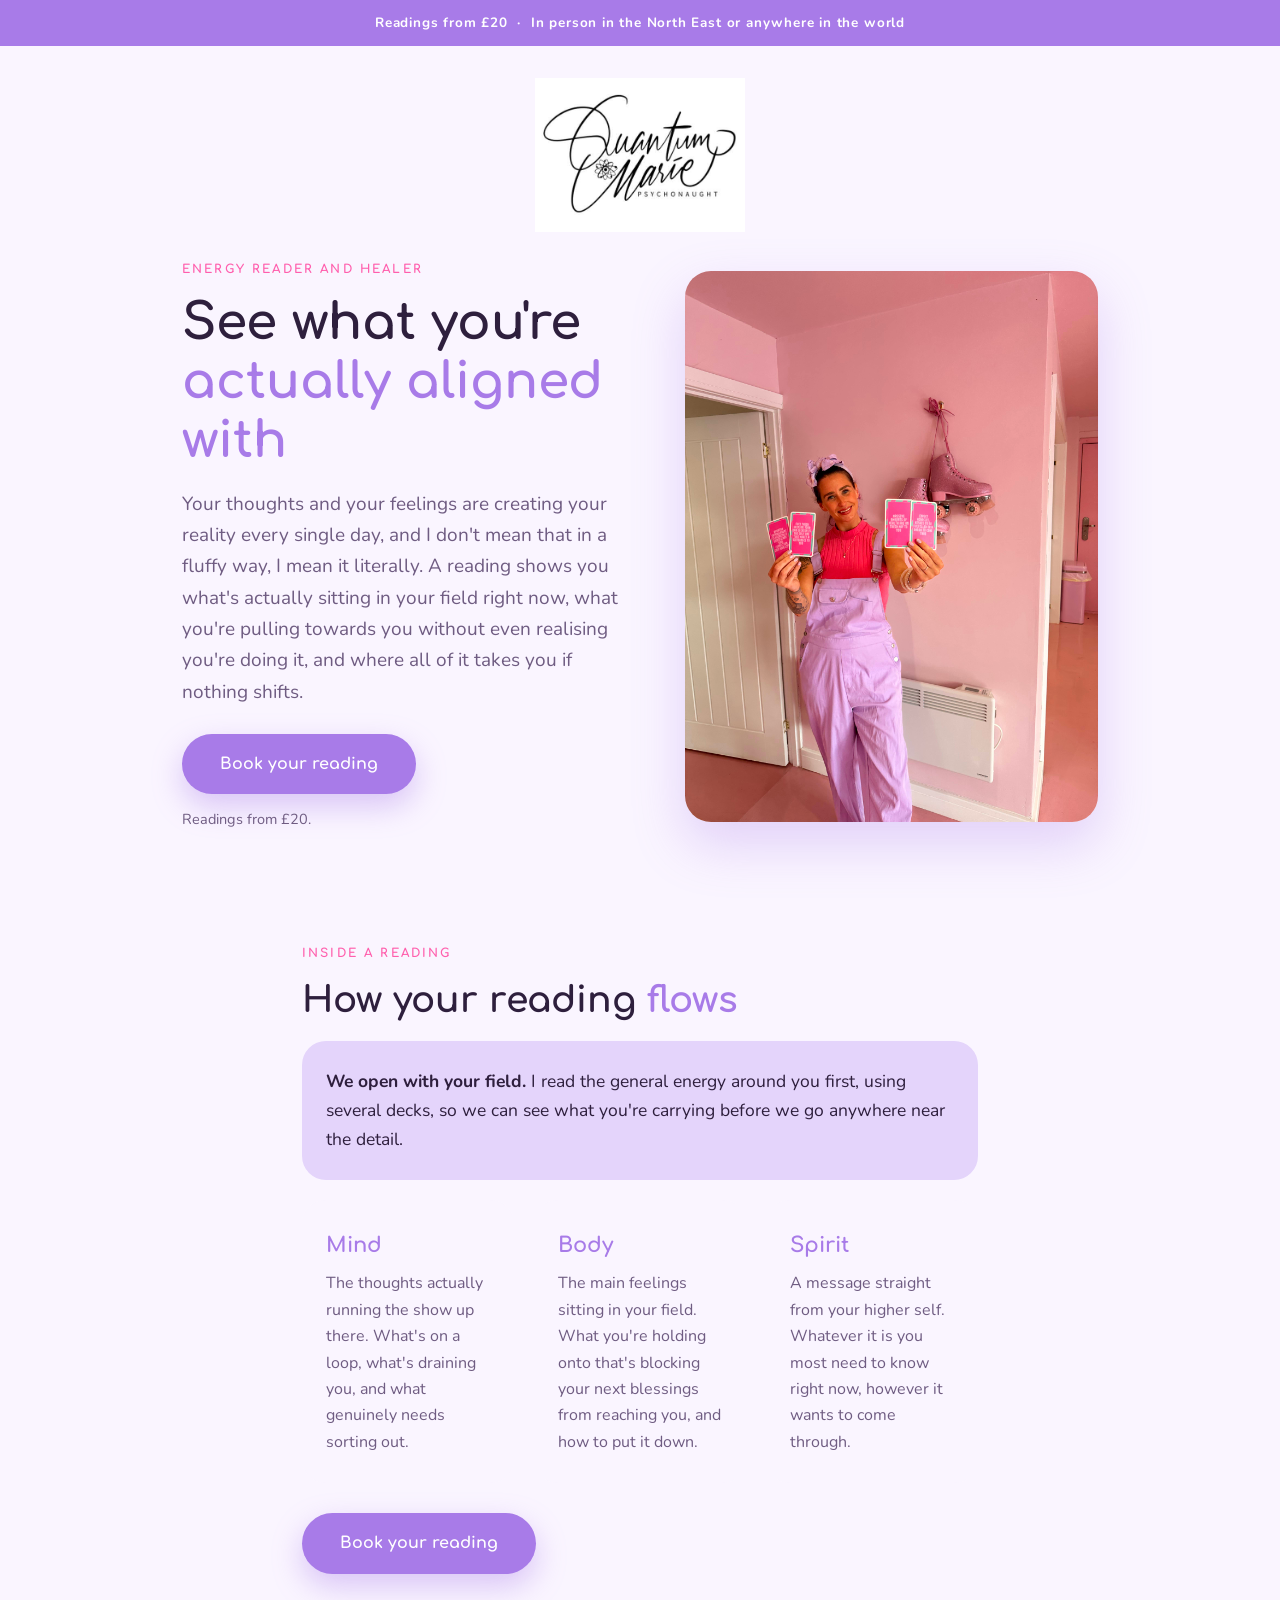
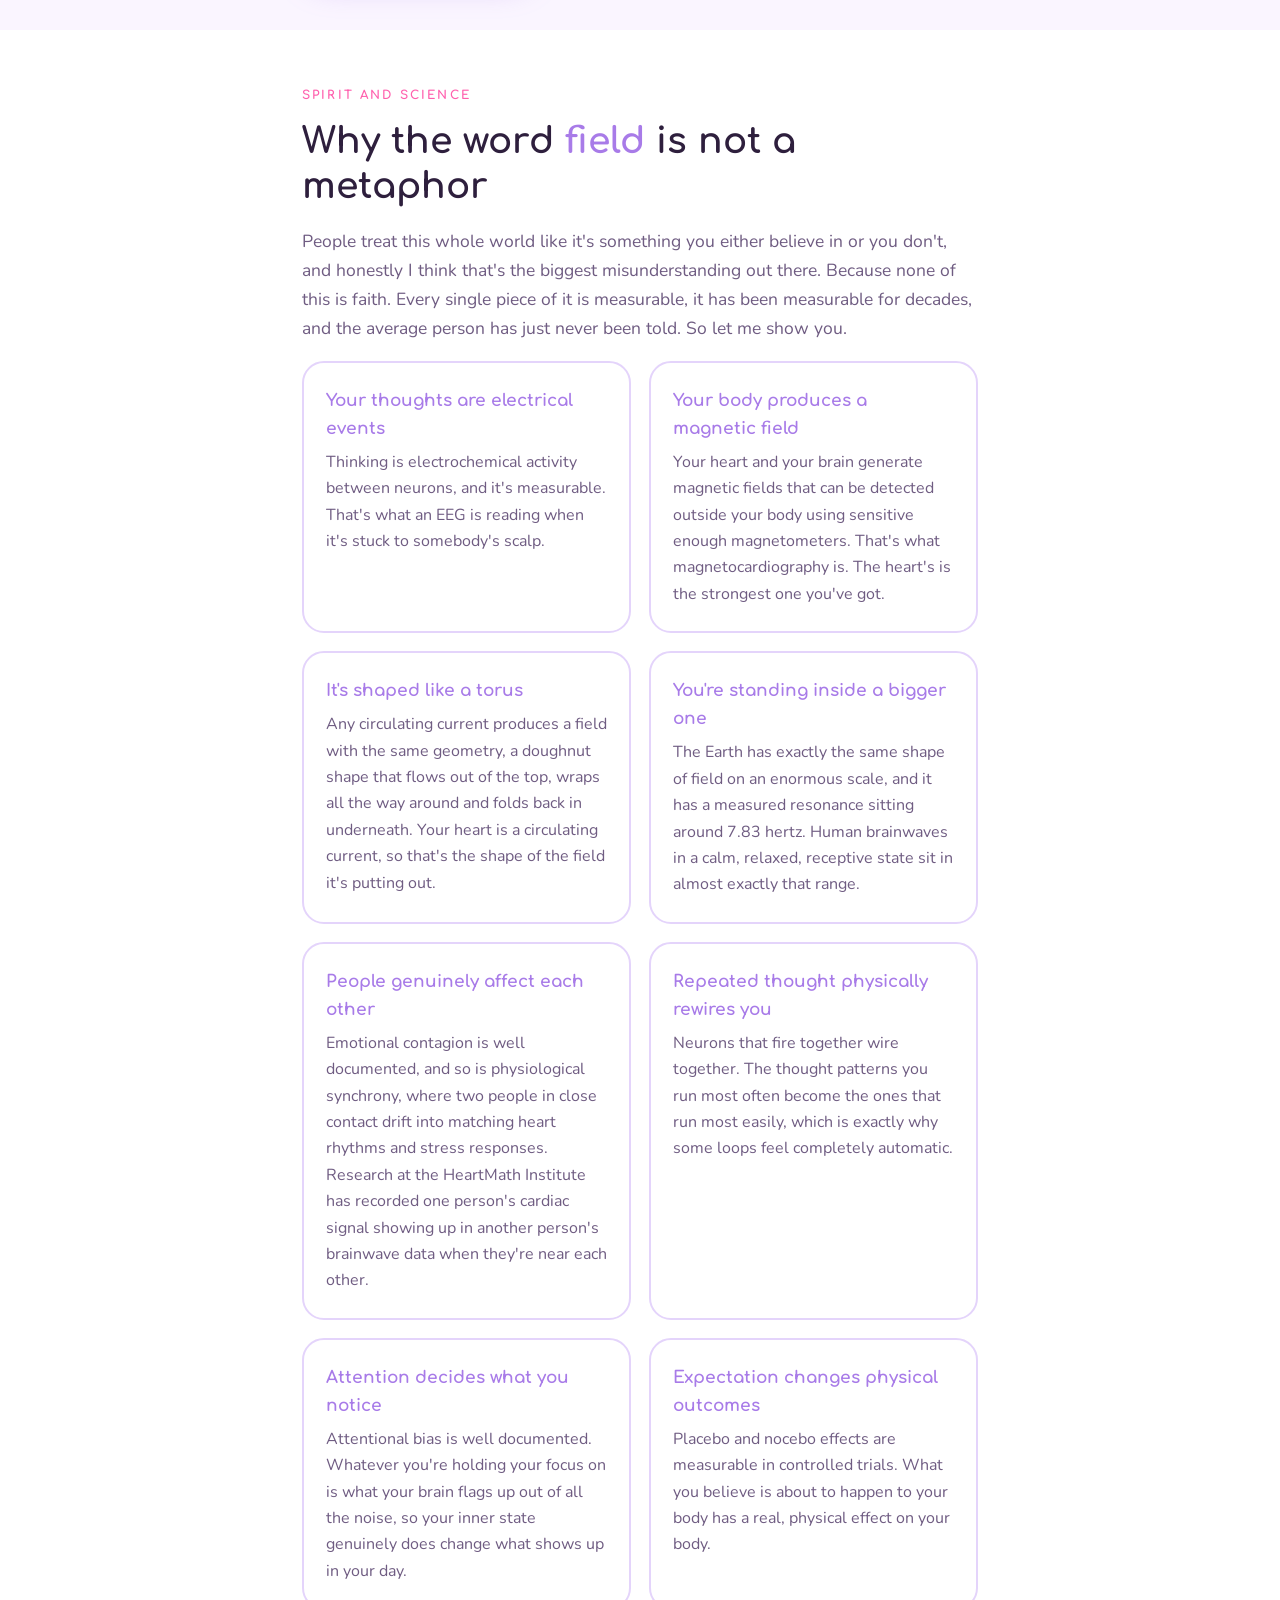
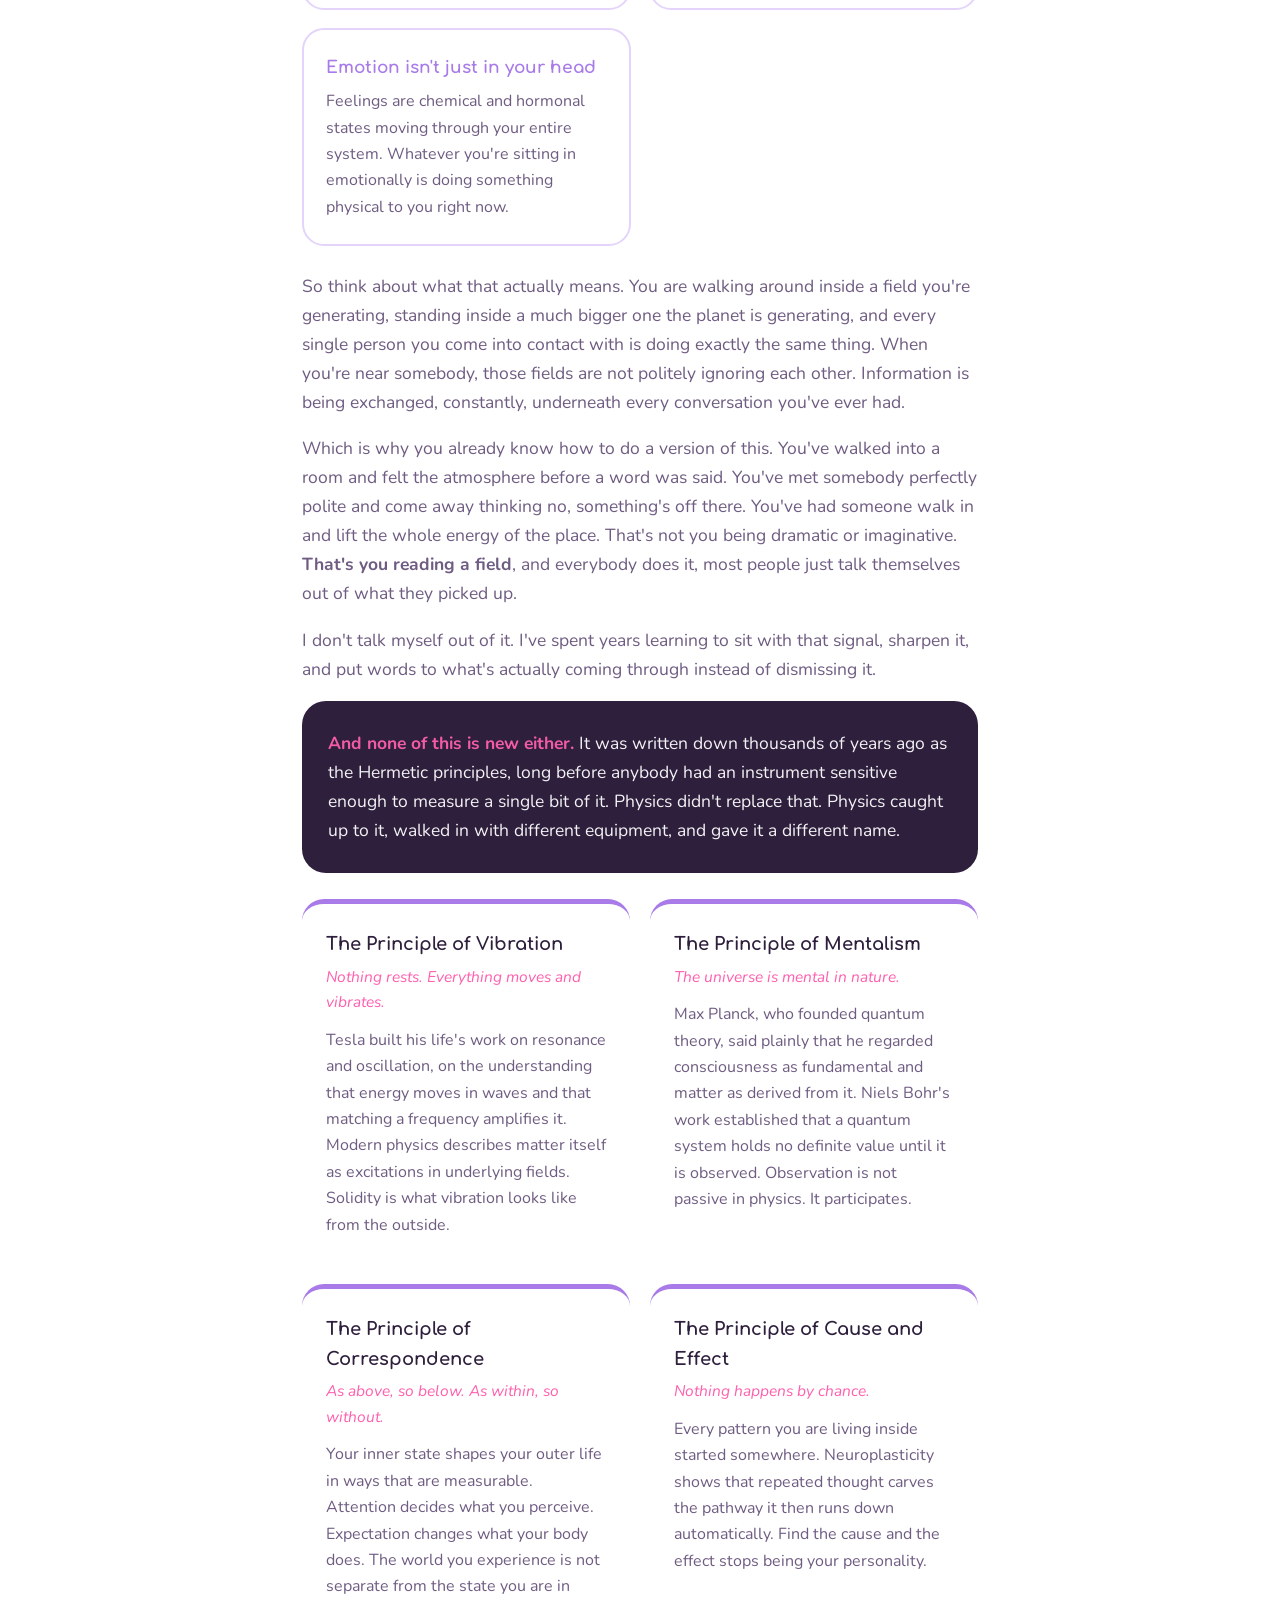
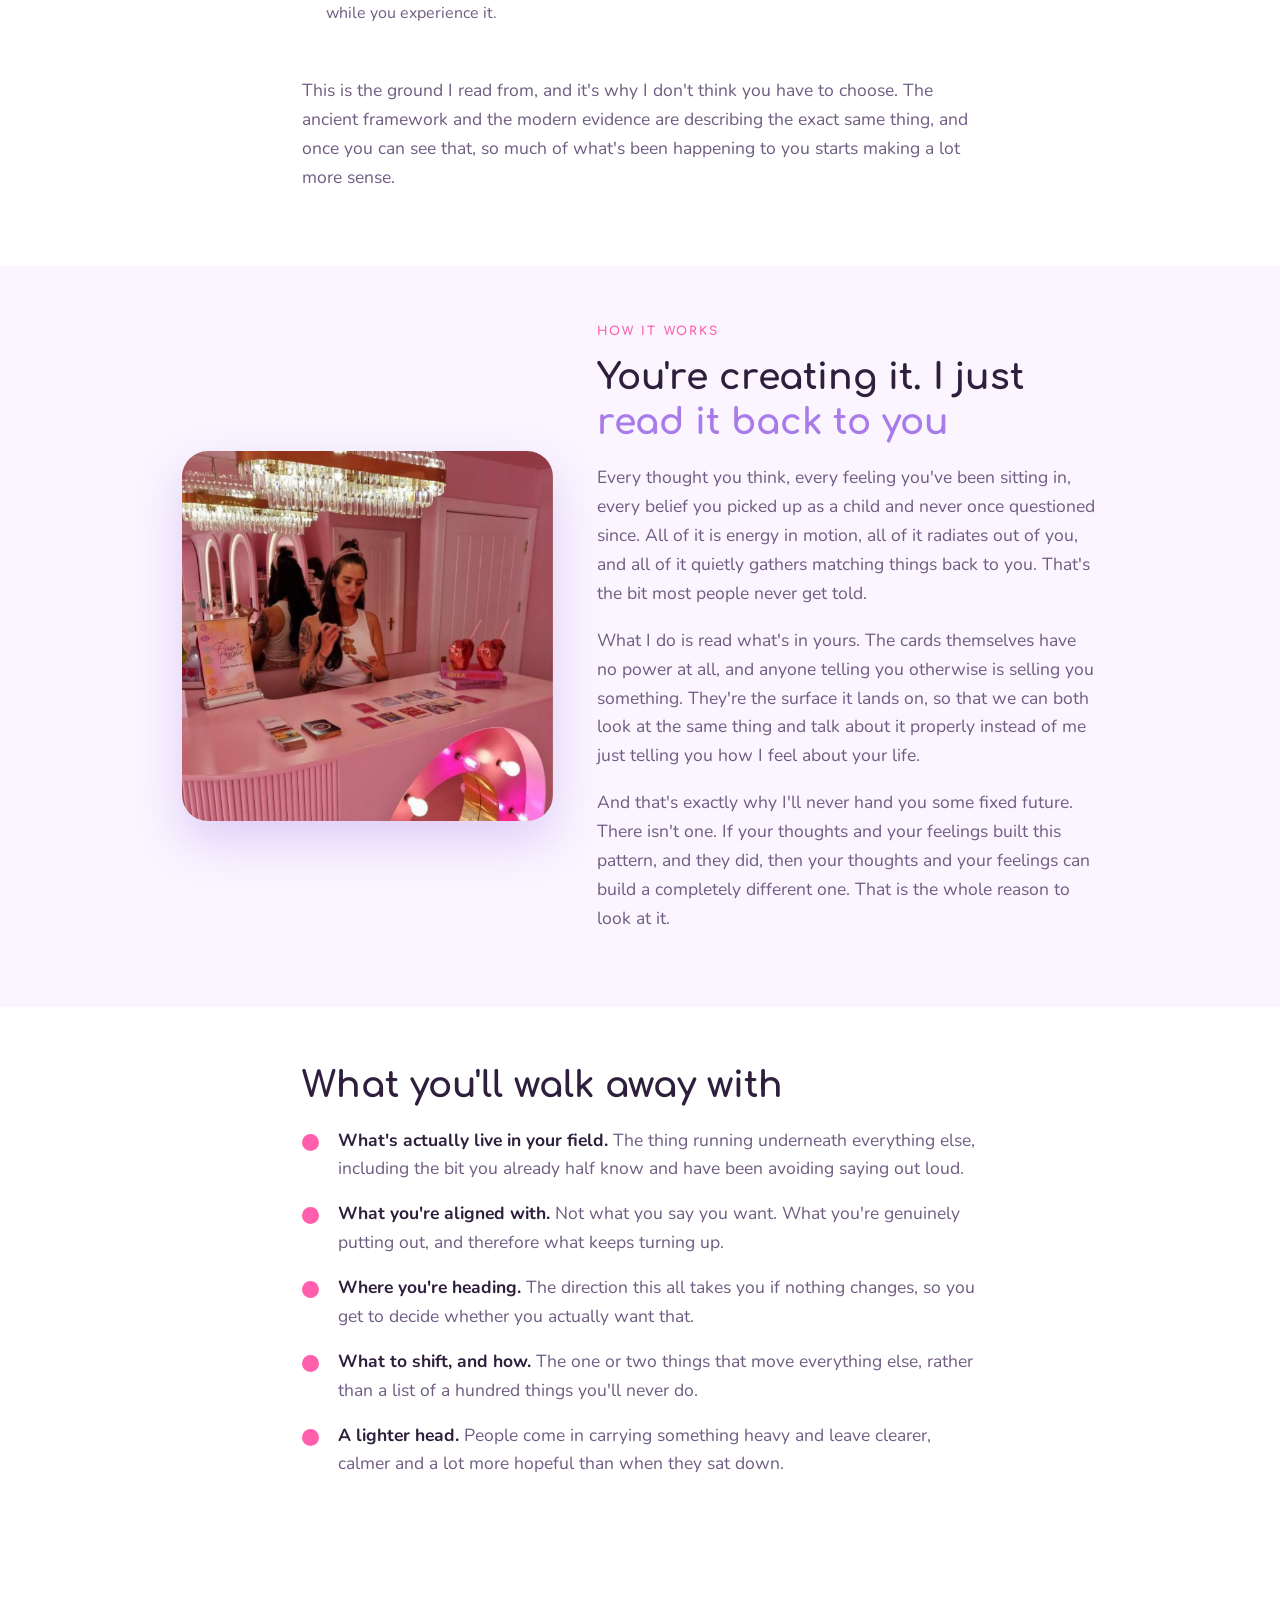
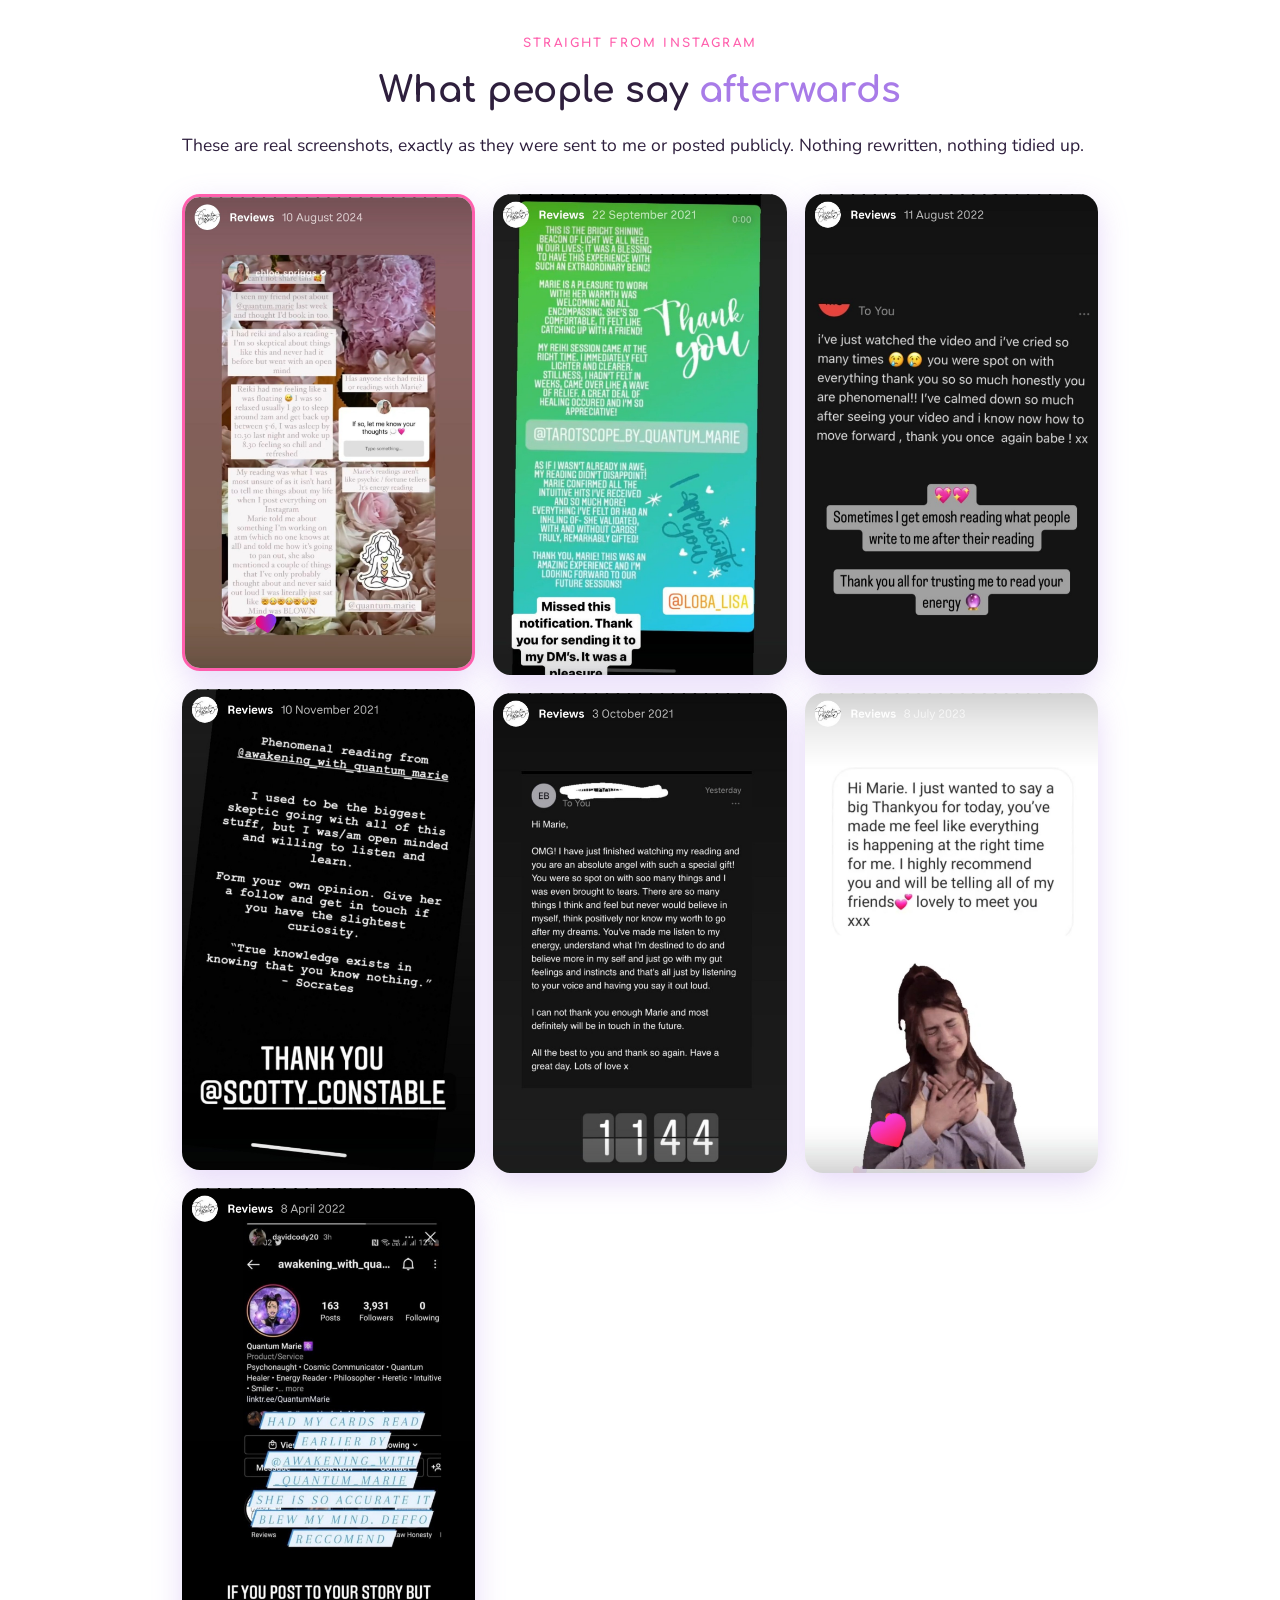
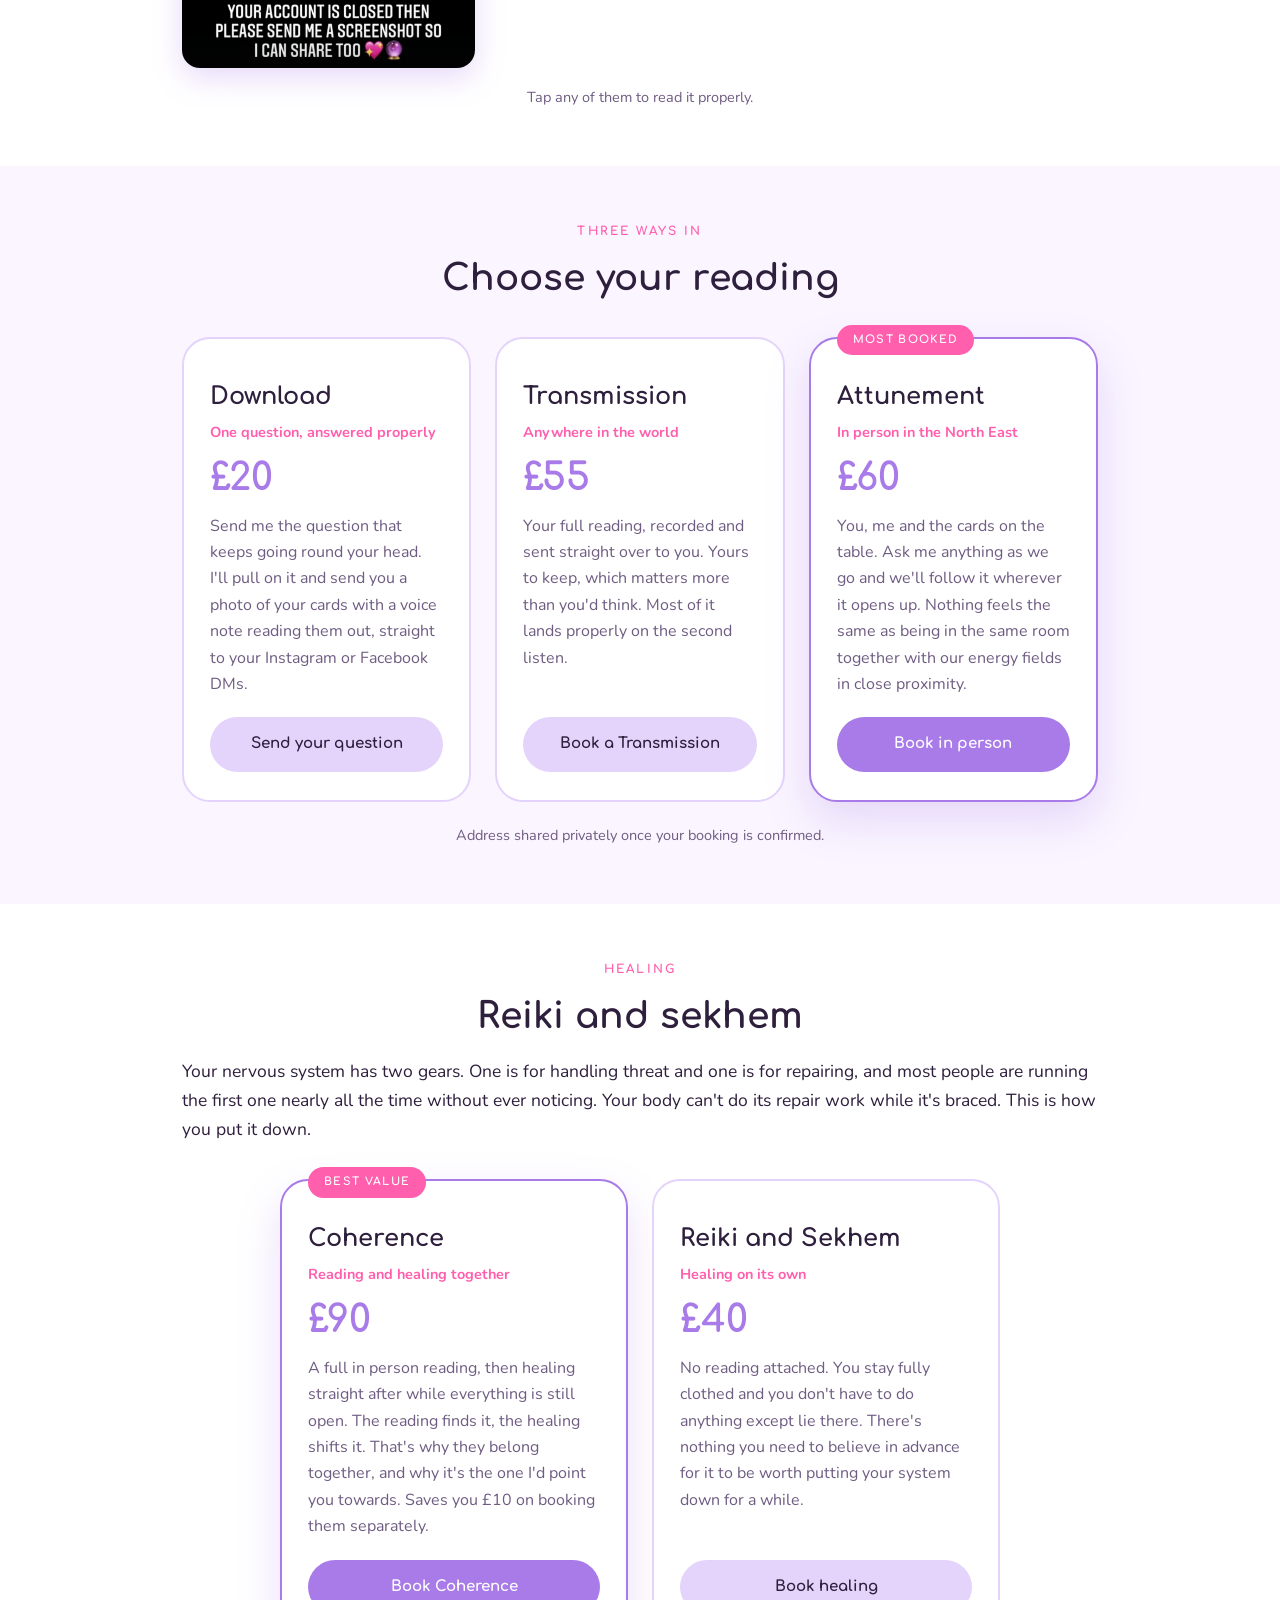
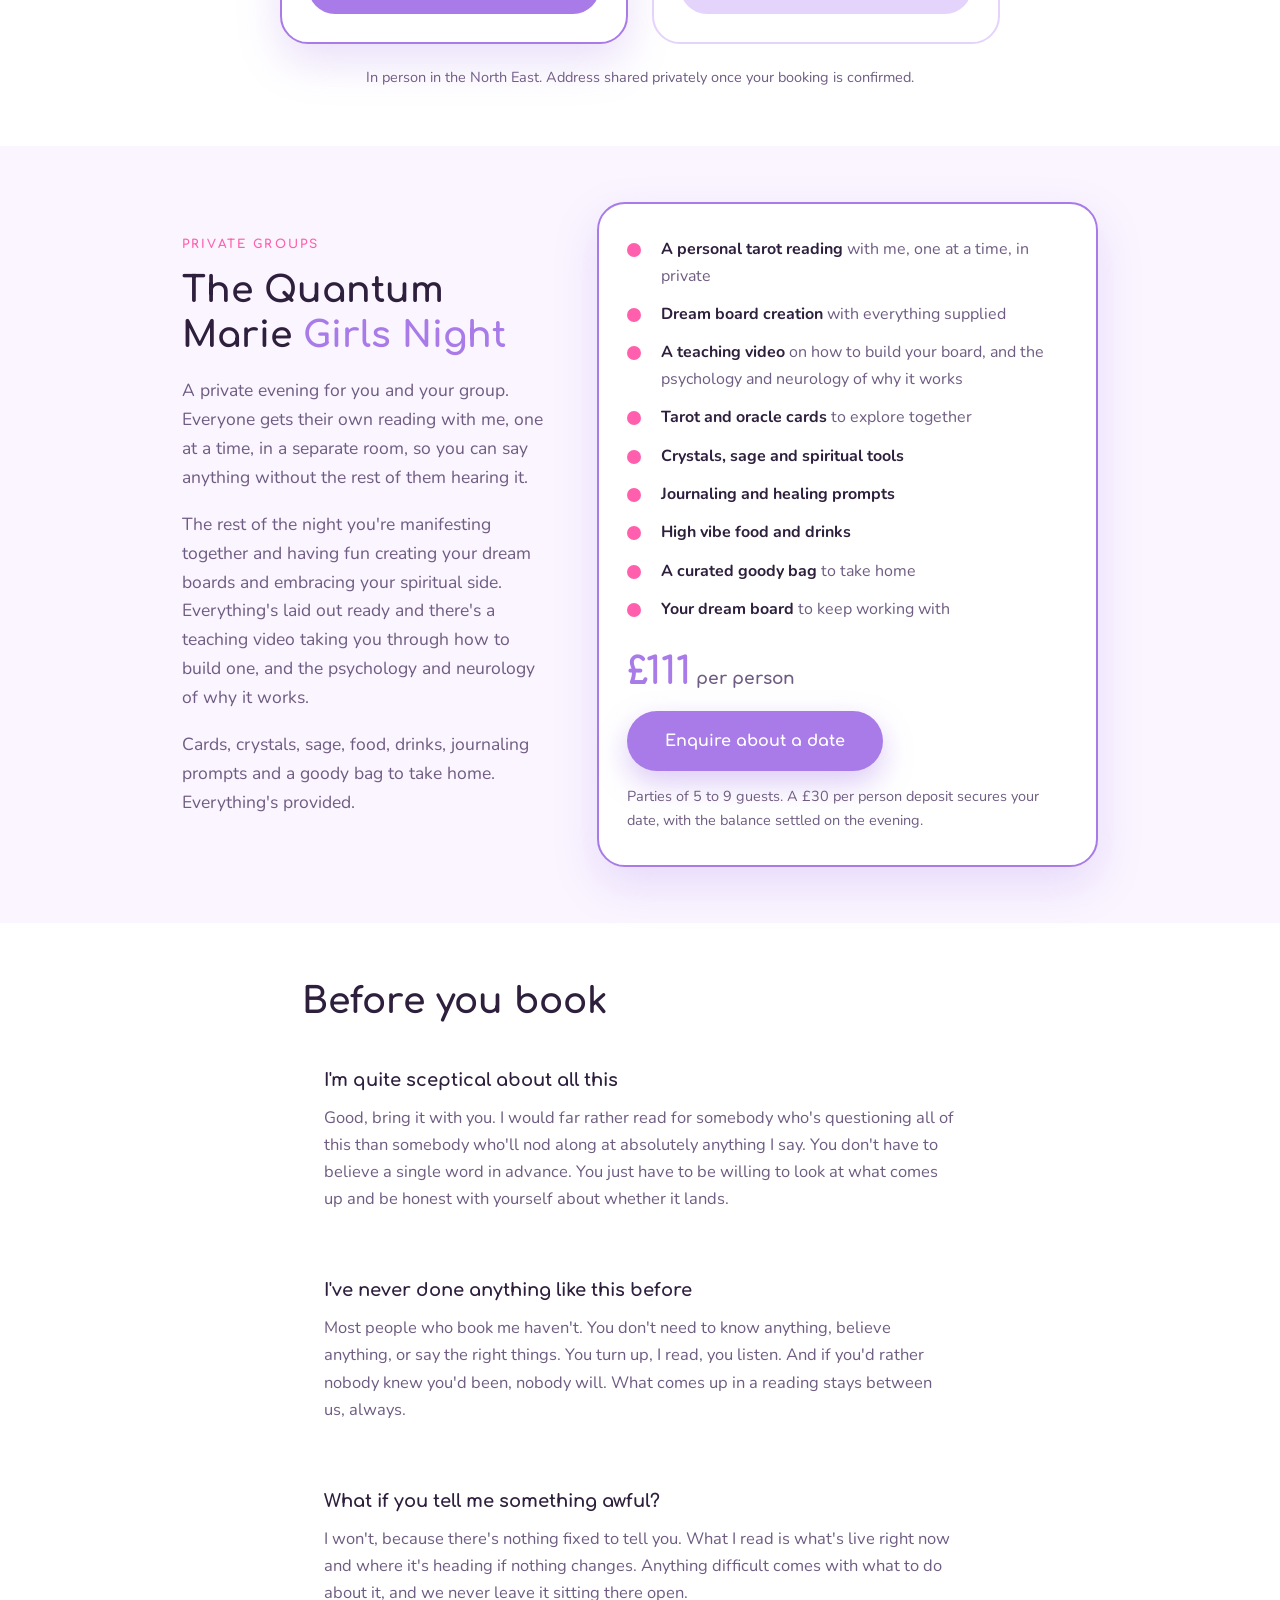
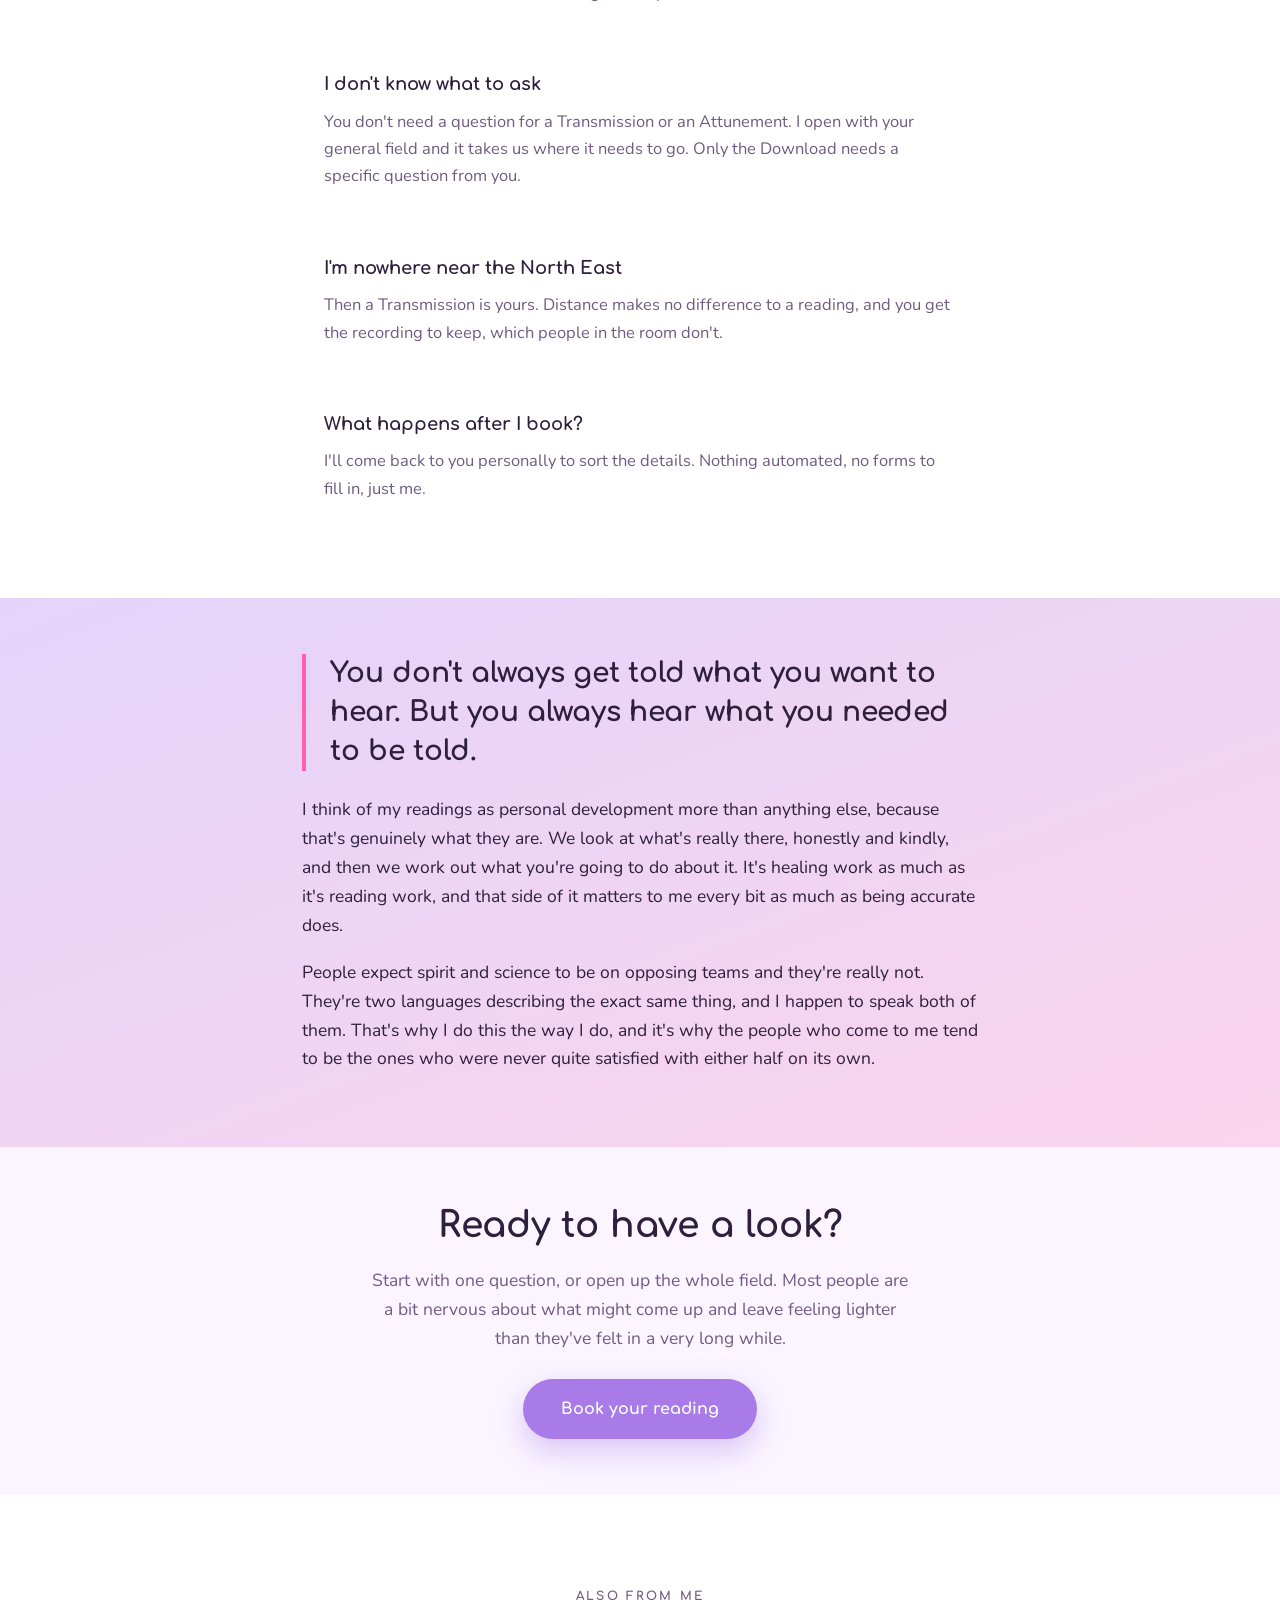
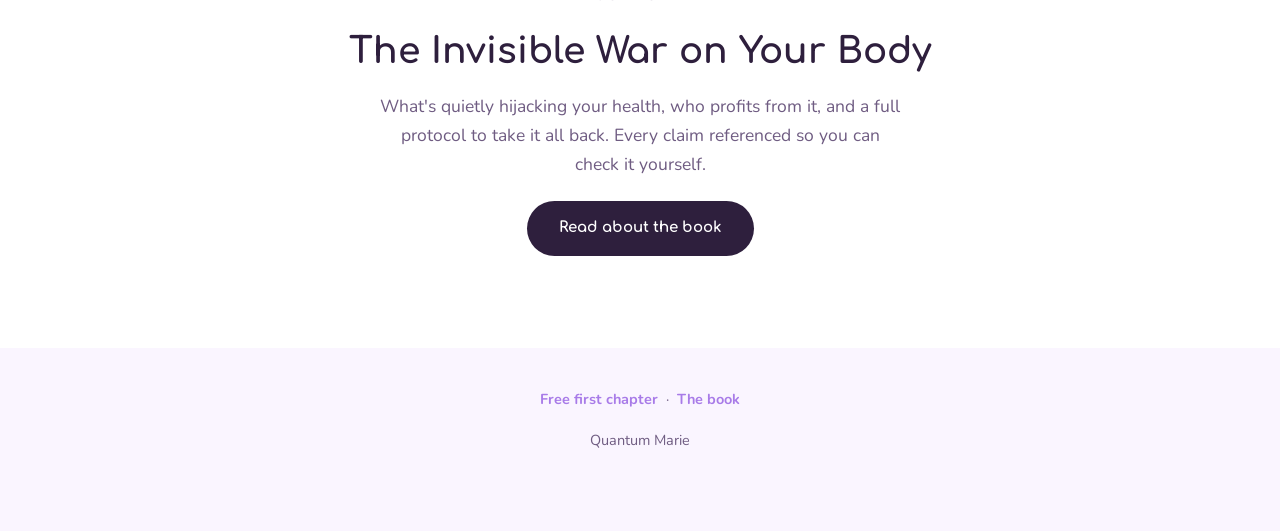
<file: index (4).html>
<!DOCTYPE html>
<html lang="en">
<head>
<meta charset="utf-8">
<meta name="viewport" content="width=device-width, initial-scale=1">
<title>Quantum Marie | Energy Readings</title>
<meta name="description" content="See what you are actually aligned with. Energy readings with Quantum Marie. Mind, body and spirit, read from your field. In person in the North East or anywhere in the world.">
<link rel="preconnect" href="https://fonts.googleapis.com">
<link rel="preconnect" href="https://fonts.gstatic.com" crossorigin>
<link href="https://fonts.googleapis.com/css2?family=Comfortaa:wght@500;700&family=Nunito:ital,wght@0,400;0,600;0,700;1,400&display=swap" rel="stylesheet">
<style>
:root{
  --lilac:#A87BE8;
  --lilacsoft:#E4D4FB;
  --candy:#FF5FAD;
  --cream:#FAF5FF;
  --deep:#2E1F3D;
  --soft:#6F5C82;
}
*,*::before,*::after{box-sizing:border-box}
html{scroll-behavior:smooth}
body{
  margin:0;
  background:var(--cream);
  color:var(--deep);
  font-family:'Nunito',system-ui,sans-serif;
  font-size:17.5px;
  line-height:1.65;
  overflow-x:hidden;
}
img{max-width:100%;display:block}
.wrap{max-width:960px;margin:0 auto;padding:0 22px}
.narrow{max-width:720px;margin:0 auto}

.topbar{
  background:var(--lilac);
  color:#fff;
  text-align:center;
  font-size:13.5px;
  letter-spacing:0.06em;
  font-weight:700;
  padding:12px 16px;
}
.logo{width:min(210px,54vw);margin:32px auto 28px}

h1,h2,h3,.cta,.pick,.ghost,.kicker,.tag,.cost,.phase b,.fact b,.faq b{font-family:'Comfortaa',cursive,sans-serif}
h1{
  font-weight:700;
  font-size:clamp(32px,5.6vw,50px);
  line-height:1.18;
  margin:0 0 18px;
}
h1 span{color:var(--lilac)}
.hero{display:grid;gap:28px;align-items:center;padding:0 0 56px}
@media (min-width:820px){.hero{grid-template-columns:1.05fr 0.95fr;gap:46px}}
.hero img{border-radius:26px;box-shadow:0 22px 52px rgba(168,123,232,0.3)}
.kicker{
  font-weight:700;
  font-size:12px;
  letter-spacing:0.18em;
  text-transform:uppercase;
  color:var(--candy);
  margin:0 0 14px;
}
.hero p.lead{font-size:19px;color:var(--soft);margin:0 0 26px}
.cta{
  display:inline-block;
  font-weight:700;
  font-size:16px;
  color:#fff;
  background:var(--lilac);
  padding:17px 38px;
  border-radius:100px;
  text-decoration:none;
  box-shadow:0 12px 30px rgba(168,123,232,0.4);
  transition:transform .18s ease,background .18s ease;
}
.cta:hover,.cta:focus{transform:translateY(-2px);background:var(--candy)}
.under{font-size:14.5px;color:var(--soft);margin:14px 0 0}
a:focus-visible{outline:3px solid var(--candy);outline-offset:3px}

section{padding:56px 0}
.band{background:#fff}
.band.soft{background:linear-gradient(160deg,var(--lilacsoft),rgba(255,95,173,0.22))}
h2{
  font-weight:700;
  font-size:clamp(26px,4.2vw,36px);
  line-height:1.25;
  margin:0 0 18px;
}
h2 span{color:var(--lilac)}
p{margin:0 0 18px}
.soft-text{color:var(--soft)}

.ticks{list-style:none;padding:0;margin:0 0 28px}
.ticks li{position:relative;padding:0 0 16px 36px;color:var(--soft)}
.ticks li strong{color:var(--deep);font-weight:700}
.ticks li::before{
  content:"";
  position:absolute;
  left:0;
  top:8px;
  width:17px;
  height:17px;
  border-radius:50%;
  background:var(--candy);
}

.phases{display:grid;gap:20px;margin:0 0 30px}
@media (min-width:820px){.phases{grid-template-columns:repeat(3,1fr)}}
.phase{background:var(--cream);border-radius:24px;padding:28px 24px}
.phase b{display:block;font-weight:700;font-size:21px;color:var(--lilac);margin:0 0 8px}
.phase p{margin:0;color:var(--soft);font-size:16px}
.opening{background:var(--lilacsoft);border-radius:24px;padding:26px 24px;margin:0 0 20px}
.opening p{margin:0;color:var(--deep)}

.facts{display:grid;gap:18px;margin:0 0 26px}
@media (min-width:760px){.facts{grid-template-columns:1fr 1fr}}
.fact{
  background:#fff;
  border-radius:22px;
  padding:24px 22px;
  border:2px solid var(--lilacsoft);
}
.fact b{display:block;font-weight:700;font-size:17px;color:var(--lilac);margin:0 0 6px}
.fact p{margin:0;color:var(--soft);font-size:16px}
.honest{
  background:var(--deep);
  color:#fff;
  border-radius:24px;
  padding:28px 26px;
  margin:0 0 26px;
}
.honest p{margin:0;opacity:0.94}
.honest strong{color:var(--candy)}

.pairs{display:grid;gap:20px;margin:0 0 24px}
@media (min-width:760px){.pairs{grid-template-columns:1fr 1fr}}
.pair{
  background:#fff;
  border-radius:22px;
  padding:26px 24px;
  border-top:5px solid var(--lilac);
}
.pair b{
  display:block;
  font-family:'Comfortaa',cursive,sans-serif;
  font-weight:700;
  font-size:18px;
  color:var(--deep);
  margin:0 0 4px;
}
.pair .anc{
  color:var(--candy);
  font-style:italic;
  font-size:15.5px;
  margin:0 0 12px;
}
.pair p{margin:0;color:var(--soft);font-size:16px}

.cards{display:grid;gap:24px;margin:36px 0 22px}
@media (min-width:820px){.cards{grid-template-columns:repeat(3,1fr);align-items:stretch}}
@media (min-width:820px){.cards.two{grid-template-columns:repeat(2,1fr);max-width:720px;margin-left:auto;margin-right:auto}}
.tier{
  background:#fff;
  border:2px solid var(--lilacsoft);
  border-radius:28px;
  padding:32px 26px 28px;
  display:flex;
  flex-direction:column;
  position:relative;
}
.tier.feature{border-color:var(--lilac);box-shadow:0 18px 44px rgba(168,123,232,0.24)}
.tag{
  position:absolute;
  top:-14px;
  left:26px;
  background:var(--candy);
  color:#fff;
  font-weight:700;
  font-size:11px;
  letter-spacing:0.12em;
  text-transform:uppercase;
  padding:6px 16px;
  border-radius:100px;
}
.tier h3{font-weight:700;font-size:24px;margin:6px 0 4px}
.who{font-size:14.5px;color:var(--candy);font-weight:700;margin:0 0 14px}
.cost{font-weight:700;font-size:38px;margin:0 0 16px;line-height:1;color:var(--lilac)}
.desc{color:var(--soft);font-size:16px;margin:0 0 20px;flex-grow:1}
.pick{
  display:block;
  text-align:center;
  font-weight:700;
  font-size:15px;
  color:var(--deep);
  background:var(--lilacsoft);
  padding:15px 18px;
  border-radius:100px;
  text-decoration:none;
  transition:background .18s ease,color .18s ease;
}
.pick:hover,.pick:focus{background:var(--candy);color:#fff}
.pick.hot{background:var(--lilac);color:#fff}
.pick.hot:hover,.pick.hot:focus{background:var(--candy)}

.shots{
  columns:3;
  column-gap:18px;
  margin:34px 0 18px;
}
@media (max-width:900px){.shots{columns:2}}
@media (max-width:560px){.shots{columns:1}}
.shot{
  display:block;
  break-inside:avoid;
  margin:0 0 18px;
  border-radius:18px;
  overflow:hidden;
  box-shadow:0 10px 30px rgba(168,123,232,0.28);
  transition:transform .18s ease,box-shadow .18s ease;
}
.shot:hover,.shot:focus{
  transform:translateY(-3px);
  box-shadow:0 16px 40px rgba(168,123,232,0.4);
}
.shot img{width:100%;height:auto;display:block}
.shot.big{border:3px solid var(--candy)}

.night{
  background:#fff;
  border:2px solid var(--lilac);
  border-radius:28px;
  padding:32px 28px;
  box-shadow:0 18px 44px rgba(168,123,232,0.22);
}
.night .ticks{margin:0 0 18px}
.night .ticks li{padding:0 0 12px 34px;font-size:16px}
.night .ticks li::before{width:14px;height:14px;top:7px}
.night .cost{margin:18px 0 20px}

.split{display:grid;gap:30px;align-items:center}
@media (min-width:820px){.split{grid-template-columns:0.85fr 1.15fr;gap:44px}}
.split img{border-radius:26px;box-shadow:0 20px 46px rgba(168,123,232,0.32)}

.faqs{margin:0 0 8px}
.faq{
  background:#fff;
  border-radius:22px;
  padding:24px 22px;
  margin:0 0 16px;
}
.faq b{display:block;font-weight:700;font-size:18px;margin:0 0 8px}
.faq p{margin:0;color:var(--soft);font-size:16.5px}

.quote{
  font-family:'Comfortaa',cursive,sans-serif;
  font-weight:700;
  font-size:clamp(21px,3.2vw,28px);
  line-height:1.4;
  color:var(--deep);
  border-left:4px solid var(--candy);
  padding-left:24px;
  margin:0 0 24px;
}

.final{text-align:center}
.final p{color:var(--soft);max-width:540px;margin:0 auto 26px}

.bookbox{background:#fff;border-radius:28px;padding:36px 28px;text-align:center}
.bookbox p{color:var(--soft);max-width:520px;margin:0 auto 22px}
.ghost{
  display:inline-block;
  font-weight:700;
  font-size:15px;
  color:#fff;
  background:var(--deep);
  padding:15px 32px;
  border-radius:100px;
  text-decoration:none;
}
.ghost:hover,.ghost:focus{background:var(--lilac)}

footer{text-align:center;color:var(--soft);font-size:14.5px;padding:40px 0 60px}
footer a{color:var(--lilac);text-decoration:none;font-weight:700}
</style>
</head>
<body>

<p class="topbar">Readings from &pound;20 &nbsp;&middot;&nbsp; In person in the North East or anywhere in the world</p>

<div class="wrap">
  <img class="logo" src="logo.png" alt="Quantum Marie">

  <div class="hero">
    <div>
      <p class="kicker">Energy reader and healer</p>
      <h1>See what you're <span>actually aligned with</span></h1>
      <p class="lead">Your thoughts and your feelings are creating your reality every single day, and I don't mean that in a fluffy way, I mean it literally. A reading shows you what's actually sitting in your field right now, what you're pulling towards you without even realising you're doing it, and where all of it takes you if nothing shifts.</p>
      <a class="cta" href="#book">Book your reading</a>
      <p class="under">Readings from &pound;20.</p>
    </div>
    <img src="cards.jpg" alt="Marie holding reading cards">
  </div>
</div>

<section>
  <div class="wrap narrow">
    <p class="kicker">Inside a reading</p>
    <h2>How your reading <span>flows</span></h2>

    <div class="opening">
      <p><strong>We open with your field.</strong> I read the general energy around you first, using several decks, so we can see what you're carrying before we go anywhere near the detail.</p>
    </div>

    <div class="phases">
      <div class="phase">
        <b>Mind</b>
        <p>The thoughts actually running the show up there. What's on a loop, what's draining you, and what genuinely needs sorting out.</p>
      </div>
      <div class="phase">
        <b>Body</b>
        <p>The main feelings sitting in your field. What you're holding onto that's blocking your next blessings from reaching you, and how to put it down.</p>
      </div>
      <div class="phase">
        <b>Spirit</b>
        <p>A message straight from your higher self. Whatever it is you most need to know right now, however it wants to come through.</p>
      </div>
    </div>

    <a class="cta" href="#book">Book your reading</a>
  </div>
</section>

<section class="band">
  <div class="wrap narrow">
    <p class="kicker">Spirit and science</p>
    <h2>Why the word <span>field</span> is not a metaphor</h2>
    <p class="soft-text">People treat this whole world like it's something you either believe in or you don't, and honestly I think that's the biggest misunderstanding out there. Because none of this is faith. Every single piece of it is measurable, it has been measurable for decades, and the average person has just never been told. So let me show you.</p>

    <div class="facts">
      <div class="fact">
        <b>Your thoughts are electrical events</b>
        <p>Thinking is electrochemical activity between neurons, and it's measurable. That's what an EEG is reading when it's stuck to somebody's scalp.</p>
      </div>
      <div class="fact">
        <b>Your body produces a magnetic field</b>
        <p>Your heart and your brain generate magnetic fields that can be detected outside your body using sensitive enough magnetometers. That's what magnetocardiography is. The heart's is the strongest one you've got.</p>
      </div>
      <div class="fact">
        <b>It's shaped like a torus</b>
        <p>Any circulating current produces a field with the same geometry, a doughnut shape that flows out of the top, wraps all the way around and folds back in underneath. Your heart is a circulating current, so that's the shape of the field it's putting out.</p>
      </div>
      <div class="fact">
        <b>You're standing inside a bigger one</b>
        <p>The Earth has exactly the same shape of field on an enormous scale, and it has a measured resonance sitting around 7.83 hertz. Human brainwaves in a calm, relaxed, receptive state sit in almost exactly that range.</p>
      </div>
      <div class="fact">
        <b>People genuinely affect each other</b>
        <p>Emotional contagion is well documented, and so is physiological synchrony, where two people in close contact drift into matching heart rhythms and stress responses. Research at the HeartMath Institute has recorded one person's cardiac signal showing up in another person's brainwave data when they're near each other.</p>
      </div>
      <div class="fact">
        <b>Repeated thought physically rewires you</b>
        <p>Neurons that fire together wire together. The thought patterns you run most often become the ones that run most easily, which is exactly why some loops feel completely automatic.</p>
      </div>
      <div class="fact">
        <b>Attention decides what you notice</b>
        <p>Attentional bias is well documented. Whatever you're holding your focus on is what your brain flags up out of all the noise, so your inner state genuinely does change what shows up in your day.</p>
      </div>
      <div class="fact">
        <b>Expectation changes physical outcomes</b>
        <p>Placebo and nocebo effects are measurable in controlled trials. What you believe is about to happen to your body has a real, physical effect on your body.</p>
      </div>
      <div class="fact">
        <b>Emotion isn't just in your head</b>
        <p>Feelings are chemical and hormonal states moving through your entire system. Whatever you're sitting in emotionally is doing something physical to you right now.</p>
      </div>
    </div>

    <p class="soft-text">So think about what that actually means. You are walking around inside a field you're generating, standing inside a much bigger one the planet is generating, and every single person you come into contact with is doing exactly the same thing. When you're near somebody, those fields are not politely ignoring each other. Information is being exchanged, constantly, underneath every conversation you've ever had.</p>

    <p class="soft-text">Which is why you already know how to do a version of this. You've walked into a room and felt the atmosphere before a word was said. You've met somebody perfectly polite and come away thinking no, something's off there. You've had someone walk in and lift the whole energy of the place. That's not you being dramatic or imaginative. <strong>That's you reading a field</strong>, and everybody does it, most people just talk themselves out of what they picked up.</p>

    <p class="soft-text">I don't talk myself out of it. I've spent years learning to sit with that signal, sharpen it, and put words to what's actually coming through instead of dismissing it.</p>

    <div class="honest">
      <p><strong>And none of this is new either.</strong> It was written down thousands of years ago as the Hermetic principles, long before anybody had an instrument sensitive enough to measure a single bit of it. Physics didn't replace that. Physics caught up to it, walked in with different equipment, and gave it a different name.</p>
    </div>

    <div class="pairs">
      <div class="pair">
        <b>The Principle of Vibration</b>
        <p class="anc">Nothing rests. Everything moves and vibrates.</p>
        <p>Tesla built his life's work on resonance and oscillation, on the understanding that energy moves in waves and that matching a frequency amplifies it. Modern physics describes matter itself as excitations in underlying fields. Solidity is what vibration looks like from the outside.</p>
      </div>
      <div class="pair">
        <b>The Principle of Mentalism</b>
        <p class="anc">The universe is mental in nature.</p>
        <p>Max Planck, who founded quantum theory, said plainly that he regarded consciousness as fundamental and matter as derived from it. Niels Bohr's work established that a quantum system holds no definite value until it is observed. Observation is not passive in physics. It participates.</p>
      </div>
      <div class="pair">
        <b>The Principle of Correspondence</b>
        <p class="anc">As above, so below. As within, so without.</p>
        <p>Your inner state shapes your outer life in ways that are measurable. Attention decides what you perceive. Expectation changes what your body does. The world you experience is not separate from the state you are in while you experience it.</p>
      </div>
      <div class="pair">
        <b>The Principle of Cause and Effect</b>
        <p class="anc">Nothing happens by chance.</p>
        <p>Every pattern you are living inside started somewhere. Neuroplasticity shows that repeated thought carves the pathway it then runs down automatically. Find the cause and the effect stops being your personality.</p>
      </div>
    </div>

    <p class="soft-text">This is the ground I read from, and it's why I don't think you have to choose. The ancient framework and the modern evidence are describing the exact same thing, and once you can see that, so much of what's been happening to you starts making a lot more sense.</p>
  </div>
</section>

<section>
  <div class="wrap">
    <div class="split">
      <img src="reading.jpg" alt="Marie laying out a card spread">
      <div>
        <p class="kicker">How it works</p>
        <h2>You're creating it. I just <span>read it back to you</span></h2>
        <p class="soft-text">Every thought you think, every feeling you've been sitting in, every belief you picked up as a child and never once questioned since. All of it is energy in motion, all of it radiates out of you, and all of it quietly gathers matching things back to you. That's the bit most people never get told.</p>
        <p class="soft-text">What I do is read what's in yours. The cards themselves have no power at all, and anyone telling you otherwise is selling you something. They're the surface it lands on, so that we can both look at the same thing and talk about it properly instead of me just telling you how I feel about your life.</p>
        <p class="soft-text">And that's exactly why I'll never hand you some fixed future. There isn't one. If your thoughts and your feelings built this pattern, and they did, then your thoughts and your feelings can build a completely different one. That is the whole reason to look at it.</p>
      </div>
    </div>
  </div>
</section>

<section class="band">
  <div class="wrap narrow">
    <h2>What you'll walk away with</h2>
    <ul class="ticks">
      <li><strong>What's actually live in your field.</strong> The thing running underneath everything else, including the bit you already half know and have been avoiding saying out loud.</li>
      <li><strong>What you're aligned with.</strong> Not what you say you want. What you're genuinely putting out, and therefore what keeps turning up.</li>
      <li><strong>Where you're heading.</strong> The direction this all takes you if nothing changes, so you get to decide whether you actually want that.</li>
      <li><strong>What to shift, and how.</strong> The one or two things that move everything else, rather than a list of a hundred things you'll never do.</li>
      <li><strong>A lighter head.</strong> People come in carrying something heavy and leave clearer, calmer and a lot more hopeful than when they sat down.</li>
    </ul>
  </div>
</section>

<section class="band">
  <div class="wrap">
    <p class="kicker" style="text-align:center">Straight from Instagram</p>
    <h2 style="text-align:center">What people say <span>afterwards</span></h2>
    <p class="lede">These are real screenshots, exactly as they were sent to me or posted publicly. Nothing rewritten, nothing tidied up.</p>

    <div class="shots">
      <a class="shot big" href="review-chloe.jpg" target="_blank"><img src="review-chloe.jpg" alt="Instagram review from Chloe Spriggs about her reiki and reading"></a>
      <a class="shot" href="review-scotty.jpg" target="_blank"><img src="review-scotty.jpg" alt="Instagram review from Scotty about his reading"></a>
      <a class="shot" href="review-david.jpg" target="_blank"><img src="review-david.jpg" alt="Instagram review from David about his card reading"></a>
      <a class="shot" href="review-lisa.jpg" target="_blank"><img src="review-lisa.jpg" alt="Instagram review from Lisa about her reiki session and reading"></a>
      <a class="shot" href="review-email.jpg" target="_blank"><img src="review-email.jpg" alt="Email review about a recorded reading"></a>
      <a class="shot" href="review-video.jpg" target="_blank"><img src="review-video.jpg" alt="Message from a client after watching their recorded reading"></a>
      <a class="shot" href="review-thanks.jpg" target="_blank"><img src="review-thanks.jpg" alt="Message from a client after an in person reading"></a>
    </div>

    <p class="under" style="text-align:center">Tap any of them to read it properly.</p>
  </div>
</section>

<section id="book">
  <div class="wrap">
    <p class="kicker" style="text-align:center">Three ways in</p>
    <h2 style="text-align:center">Choose your reading</h2>

    <div class="cards">

      <div class="tier">
        <h3>Download</h3>
        <p class="who">One question, answered properly</p>
        <p class="cost">&pound;20</p>
        <p class="desc">Send me the question that keeps going round your head. I'll pull on it and send you a photo of your cards with a voice note reading them out, straight to your Instagram or Facebook DMs.</p>
        <a class="pick" href="https://marie-monroe-2.myshopify.com/products/download-one-question-reading">Send your question</a>
      </div>

      <div class="tier">
        <h3>Transmission</h3>
        <p class="who">Anywhere in the world</p>
        <p class="cost">&pound;55</p>
        <p class="desc">Your full reading, recorded and sent straight over to you. Yours to keep, which matters more than you'd think. Most of it lands properly on the second listen.</p>
        <a class="pick" href="https://marie-monroe-2.myshopify.com/products/transmission-full-recorded-reading">Book a Transmission</a>
      </div>

      <div class="tier feature">
        <span class="tag">Most booked</span>
        <h3>Attunement</h3>
        <p class="who">In person in the North East</p>
        <p class="cost">&pound;60</p>
        <p class="desc">You, me and the cards on the table. Ask me anything as we go and we'll follow it wherever it opens up. Nothing feels the same as being in the same room together with our energy fields in close proximity.</p>
        <a class="pick hot" href="https://marie-monroe-2.myshopify.com/products/attunement-in-person-reading">Book in person</a>
      </div>

    </div>
    <p class="under" style="text-align:center">Address shared privately once your booking is confirmed.</p>
  </div>
</section>

<section class="band">
  <div class="wrap">
    <p class="kicker" style="text-align:center">Healing</p>
    <h2 style="text-align:center">Reiki and sekhem</h2>
    <p class="lede">Your nervous system has two gears. One is for handling threat and one is for repairing, and most people are running the first one nearly all the time without ever noticing. Your body can't do its repair work while it's braced. This is how you put it down.</p>

    <div class="cards two">

      <div class="tier feature">
        <span class="tag">Best value</span>
        <h3>Coherence</h3>
        <p class="who">Reading and healing together</p>
        <p class="cost">&pound;90</p>
        <p class="desc">A full in person reading, then healing straight after while everything is still open. The reading finds it, the healing shifts it. That's why they belong together, and why it's the one I'd point you towards. Saves you &pound;10 on booking them separately.</p>
        <a class="pick hot" href="https://marie-monroe-2.myshopify.com/products/coherence-in-person-reading-with-reiki-and-sekhem-healing">Book Coherence</a>
      </div>

      <div class="tier">
        <h3>Reiki and Sekhem</h3>
        <p class="who">Healing on its own</p>
        <p class="cost">&pound;40</p>
        <p class="desc">No reading attached. You stay fully clothed and you don't have to do anything except lie there. There's nothing you need to believe in advance for it to be worth putting your system down for a while.</p>
        <a class="pick" href="https://marie-monroe-2.myshopify.com/products/reiki-and-sekhem-combined-healing-40">Book healing</a>
      </div>

    </div>
    <p class="under" style="text-align:center">In person in the North East. Address shared privately once your booking is confirmed.</p>
  </div>
</section>

<section>
  <div class="wrap">
    <div class="split">
      <div>
        <p class="kicker">Private groups</p>
        <h2>The Quantum Marie <span>Girls Night</span></h2>
        <p class="soft-text">A private evening for you and your group. Everyone gets their own reading with me, one at a time, in a separate room, so you can say anything without the rest of them hearing it.</p>
        <p class="soft-text">The rest of the night you're manifesting together and having fun creating your dream boards and embracing your spiritual side. Everything's laid out ready and there's a teaching video taking you through how to build one, and the psychology and neurology of why it works.</p>
        <p class="soft-text">Cards, crystals, sage, food, drinks, journaling prompts and a goody bag to take home. Everything's provided.</p>
      </div>
      <div class="night">
        <ul class="ticks">
          <li><strong>A personal tarot reading</strong> with me, one at a time, in private</li>
          <li><strong>Dream board creation</strong> with everything supplied</li>
          <li><strong>A teaching video</strong> on how to build your board, and the psychology and neurology of why it works</li>
          <li><strong>Tarot and oracle cards</strong> to explore together</li>
          <li><strong>Crystals, sage and spiritual tools</strong></li>
          <li><strong>Journaling and healing prompts</strong></li>
          <li><strong>High vibe food and drinks</strong></li>
          <li><strong>A curated goody bag</strong> to take home</li>
          <li><strong>Your dream board</strong> to keep working with</li>
        </ul>
        <p class="cost">&pound;111<span style="font-size:17px;color:var(--soft)"> per person</span></p>
        <a class="cta" href="mailto:info@quantummarie.com?subject=Girls%20Night%20enquiry&body=How%20many%20guests%3A%0A%0APreferred%20dates%3A%0A%0AAnything%20else%20I%20should%20know%3A%0A">Enquire about a date</a>
        <p class="under">Parties of 5 to 9 guests. A &pound;30 per person deposit secures your date, with the balance settled on the evening.</p>
      </div>
    </div>
  </div>
</section>

<section class="band">
  <div class="wrap narrow">
    <h2>Before you book</h2>
    <div class="faqs">
      <div class="faq">
        <b>I'm quite sceptical about all this</b>
        <p>Good, bring it with you. I would far rather read for somebody who's questioning all of this than somebody who'll nod along at absolutely anything I say. You don't have to believe a single word in advance. You just have to be willing to look at what comes up and be honest with yourself about whether it lands.</p>
      </div>
      <div class="faq">
        <b>I've never done anything like this before</b>
        <p>Most people who book me haven't. You don't need to know anything, believe anything, or say the right things. You turn up, I read, you listen. And if you'd rather nobody knew you'd been, nobody will. What comes up in a reading stays between us, always.</p>
      </div>
      <div class="faq">
        <b>What if you tell me something awful?</b>
        <p>I won't, because there's nothing fixed to tell you. What I read is what's live right now and where it's heading if nothing changes. Anything difficult comes with what to do about it, and we never leave it sitting there open.</p>
      </div>
      <div class="faq">
        <b>I don't know what to ask</b>
        <p>You don't need a question for a Transmission or an Attunement. I open with your general field and it takes us where it needs to go. Only the Download needs a specific question from you.</p>
      </div>
      <div class="faq">
        <b>I'm nowhere near the North East</b>
        <p>Then a Transmission is yours. Distance makes no difference to a reading, and you get the recording to keep, which people in the room don't.</p>
      </div>
      <div class="faq">
        <b>What happens after I book?</b>
        <p>I'll come back to you personally to sort the details. Nothing automated, no forms to fill in, just me.</p>
      </div>
    </div>
  </div>
</section>

<section class="band soft">
  <div class="wrap narrow">
    <p class="quote">You don't always get told what you want to hear. But you always hear what you needed to be told.</p>
    <p>I think of my readings as personal development more than anything else, because that's genuinely what they are. We look at what's really there, honestly and kindly, and then we work out what you're going to do about it. It's healing work as much as it's reading work, and that side of it matters to me every bit as much as being accurate does.</p>
    <p>People expect spirit and science to be on opposing teams and they're really not. They're two languages describing the exact same thing, and I happen to speak both of them. That's why I do this the way I do, and it's why the people who come to me tend to be the ones who were never quite satisfied with either half on its own.</p>
  </div>
</section>

<section>
  <div class="wrap narrow final">
    <h2>Ready to have a look?</h2>
    <p>Start with one question, or open up the whole field. Most people are a bit nervous about what might come up and leave feeling lighter than they've felt in a very long while.</p>
    <a class="cta" href="#book">Book your reading</a>
  </div>
</section>

<section class="band">
  <div class="wrap narrow">
    <div class="bookbox">
      <p class="kicker">Also from me</p>
      <h2>The Invisible War on Your Body</h2>
      <p>What's quietly hijacking your health, who profits from it, and a full protocol to take it all back. Every claim referenced so you can check it yourself.</p>
      <a class="ghost" href="/book/">Read about the book</a>
    </div>
  </div>
</section>

<footer>
  <p><a href="/free/">Free first chapter</a> &nbsp;&middot;&nbsp; <a href="/book/">The book</a></p>
  <p>Quantum Marie</p>
</footer>

</body>
</html>
</file>
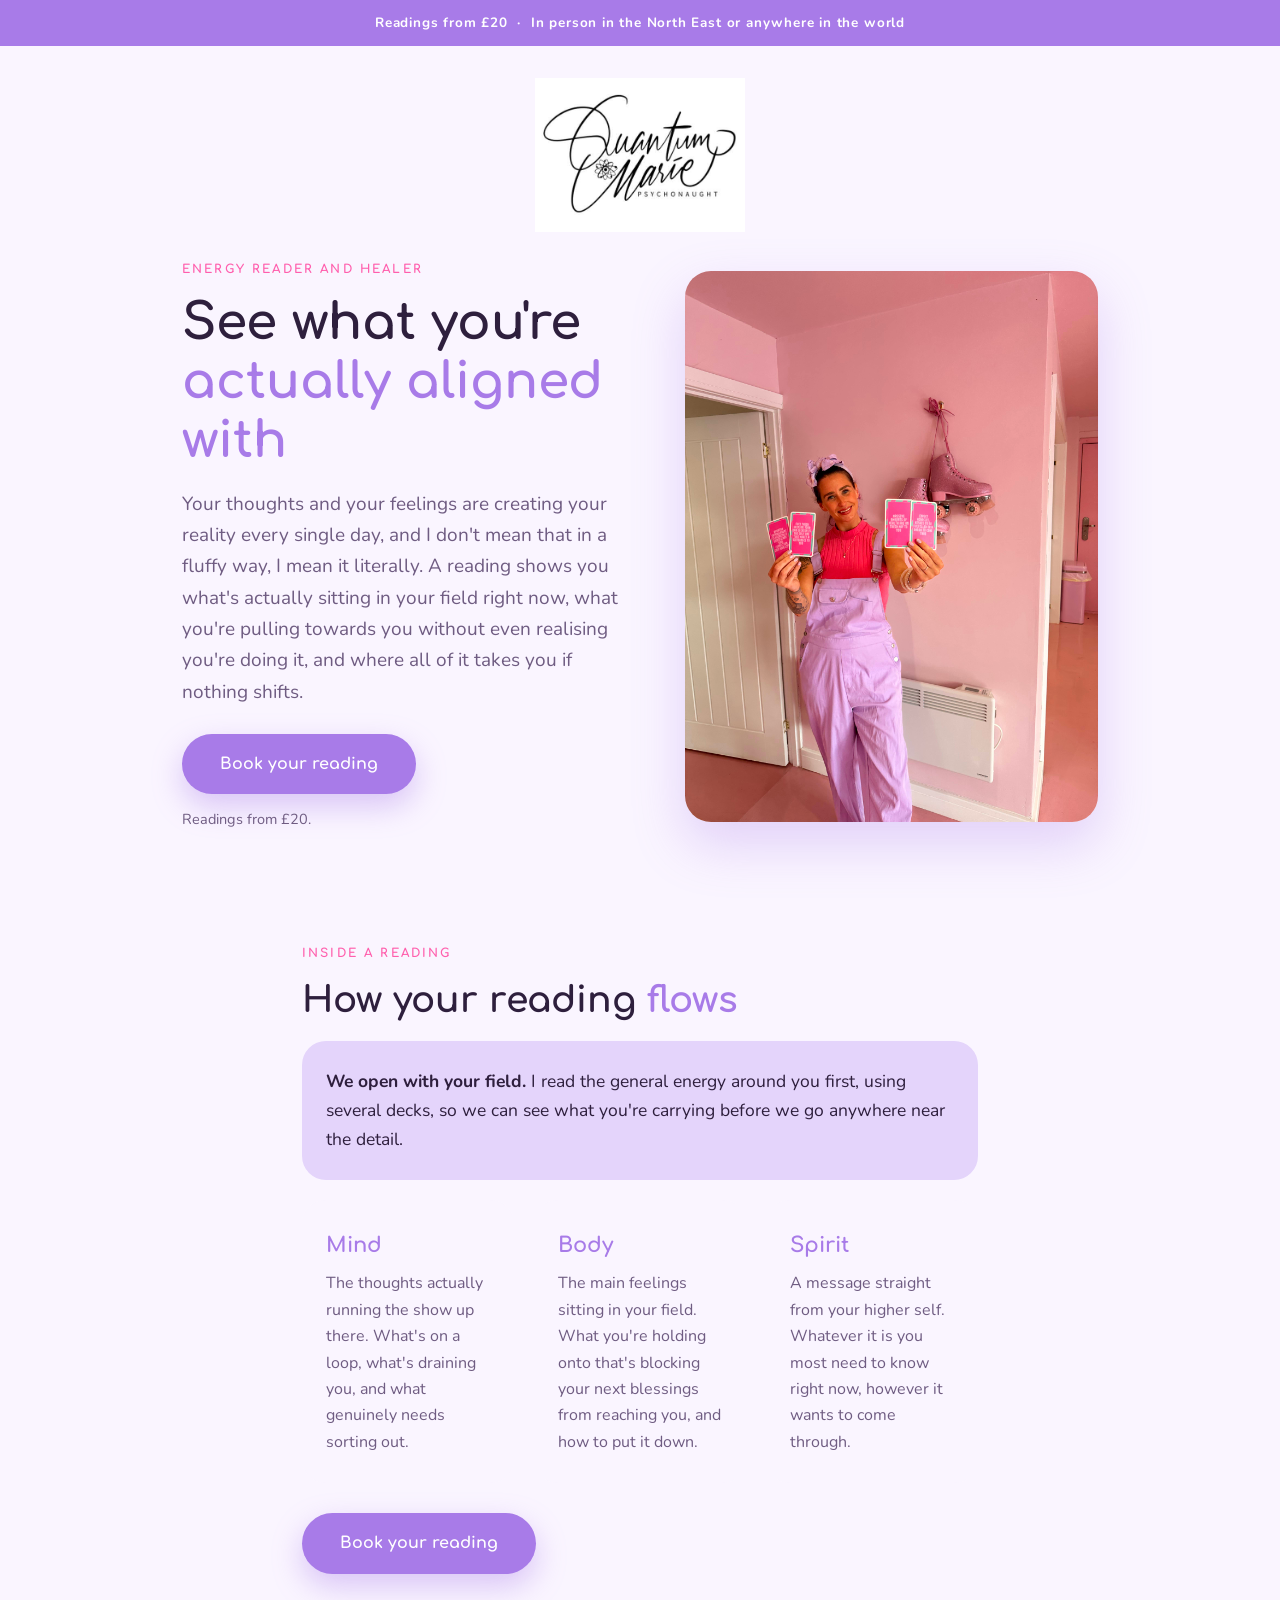
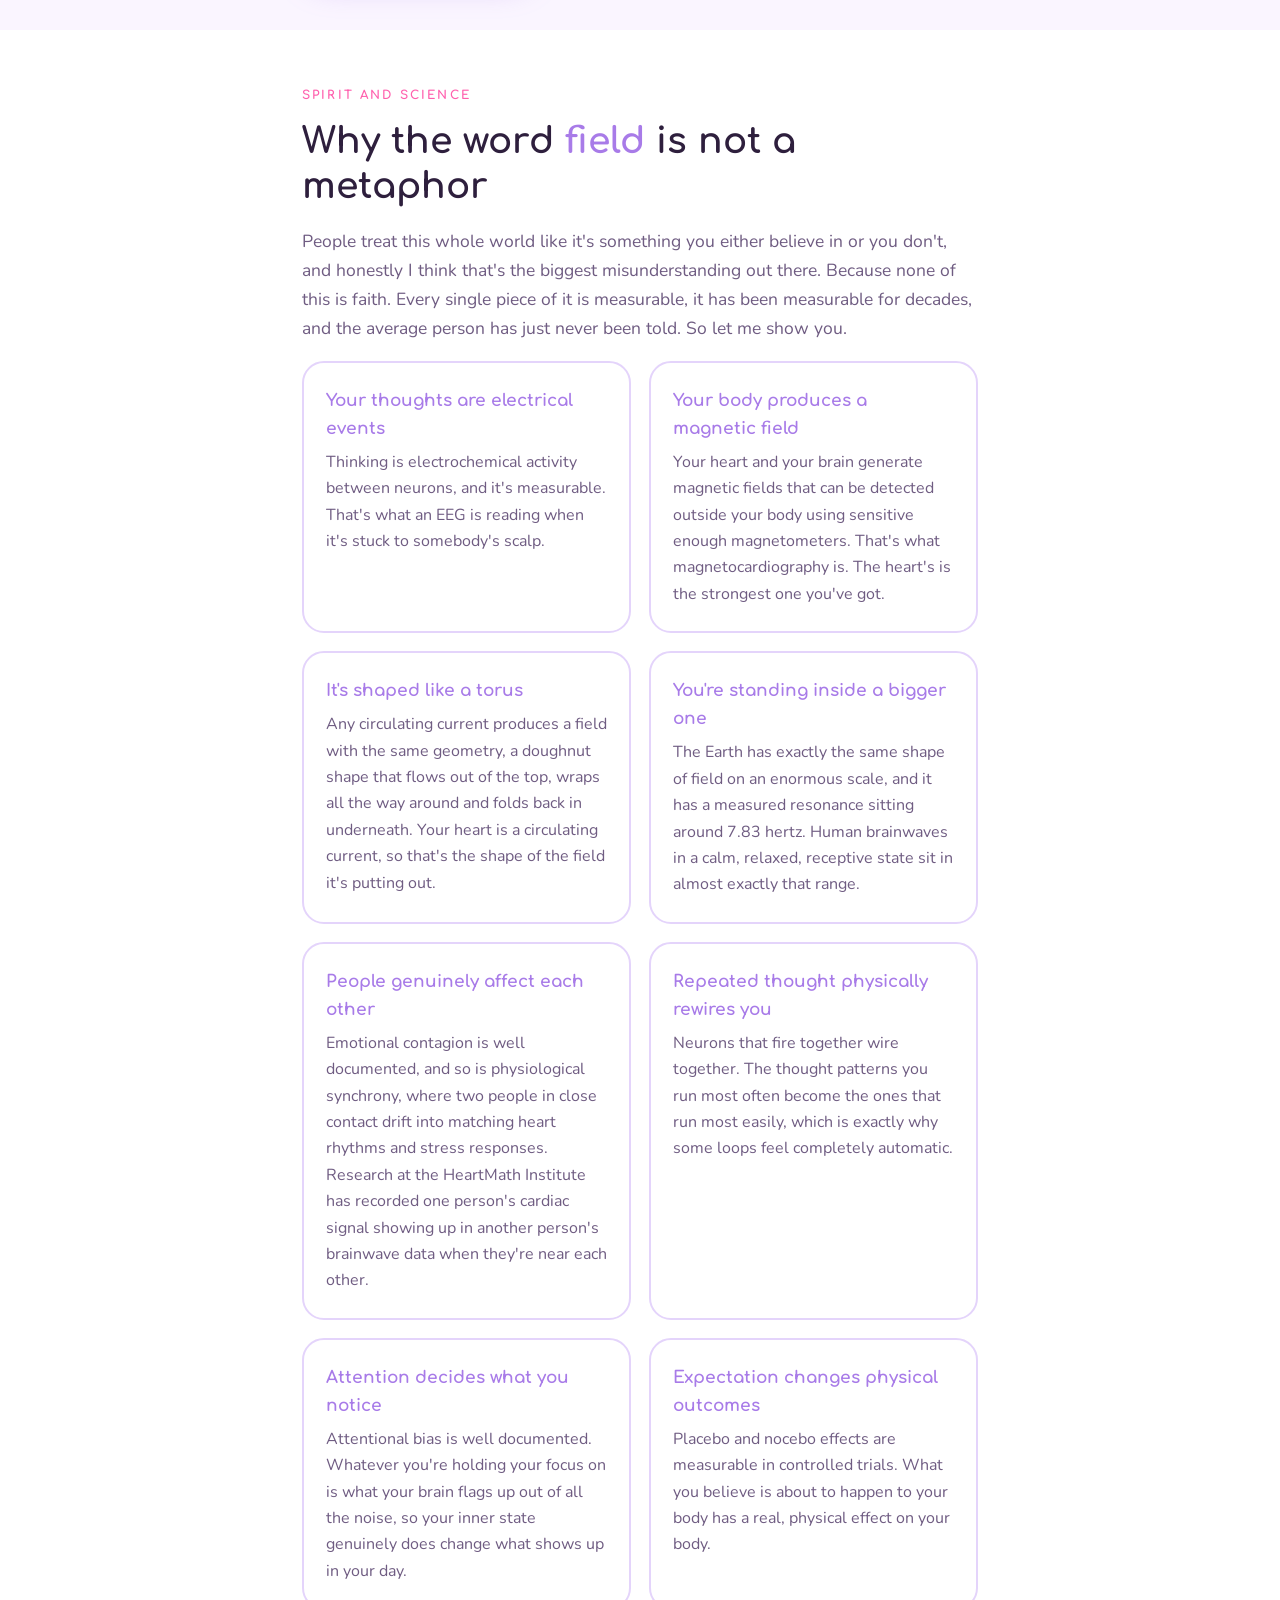
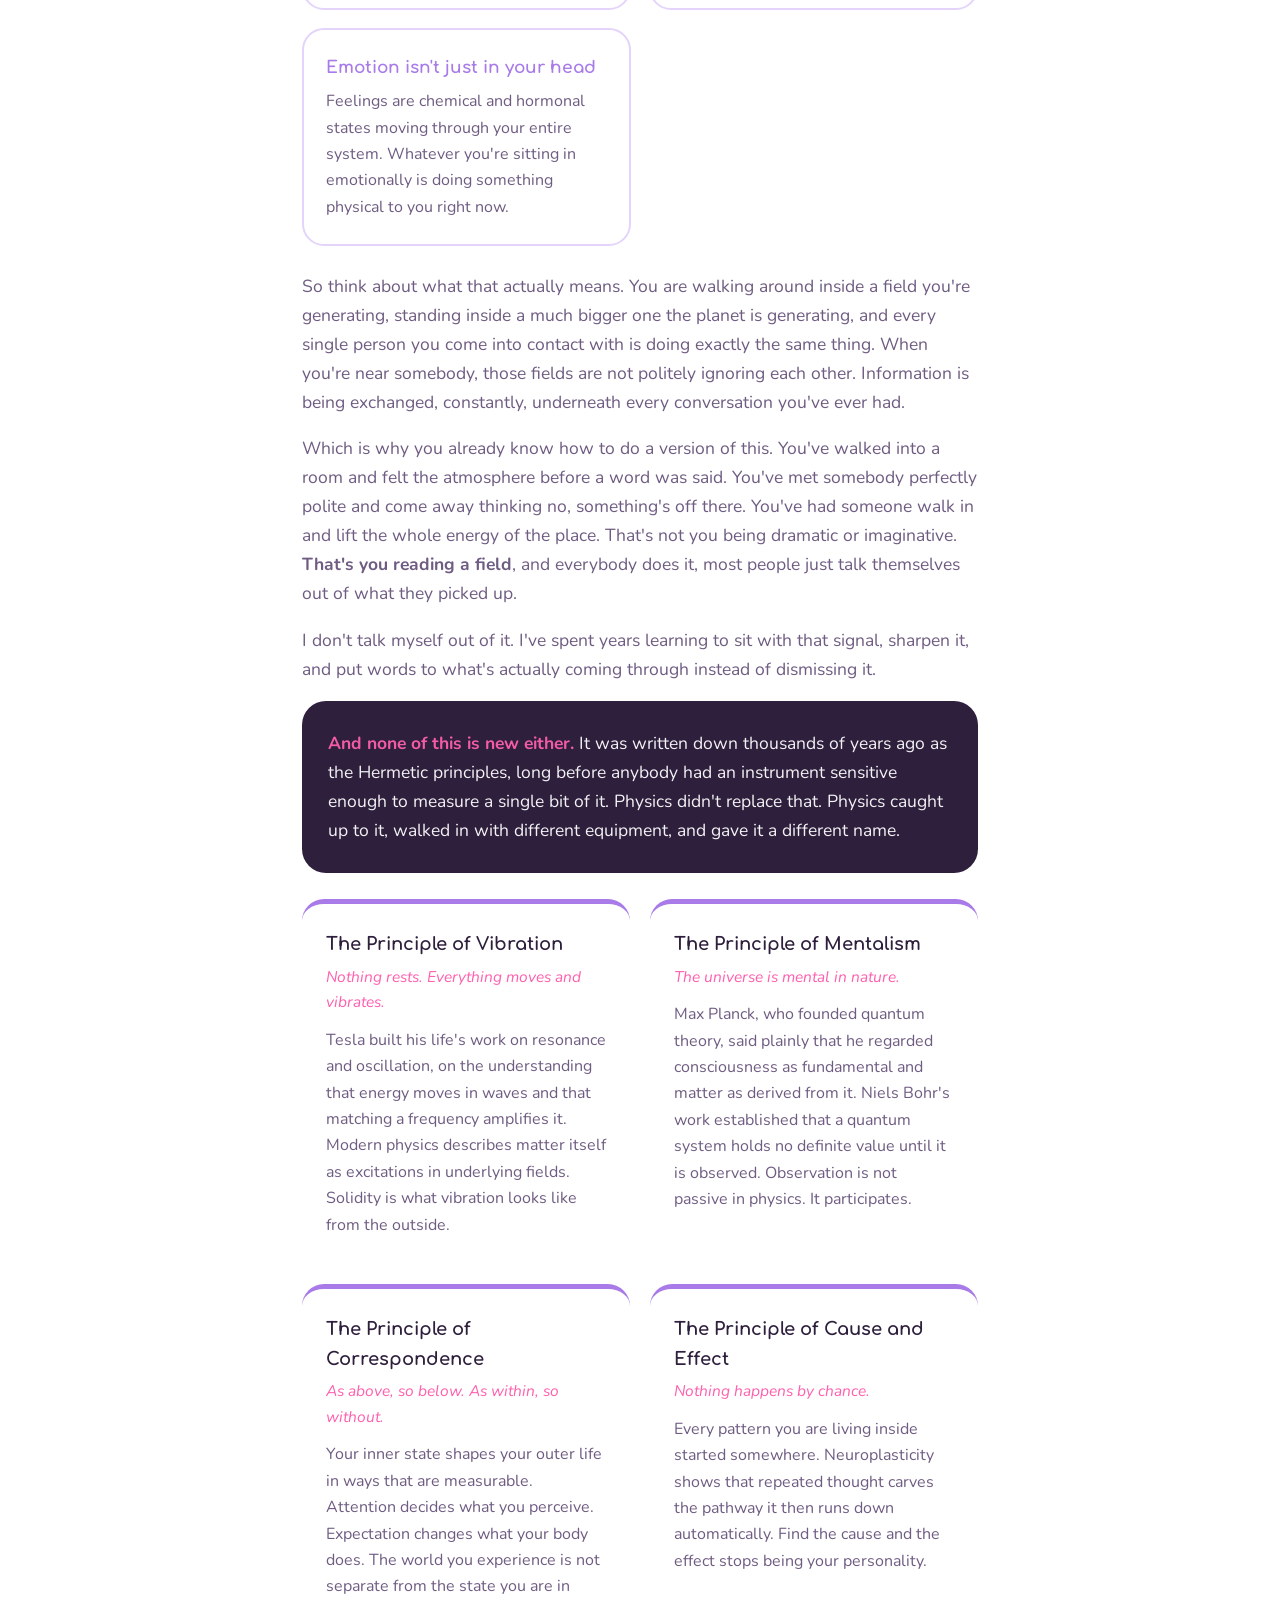
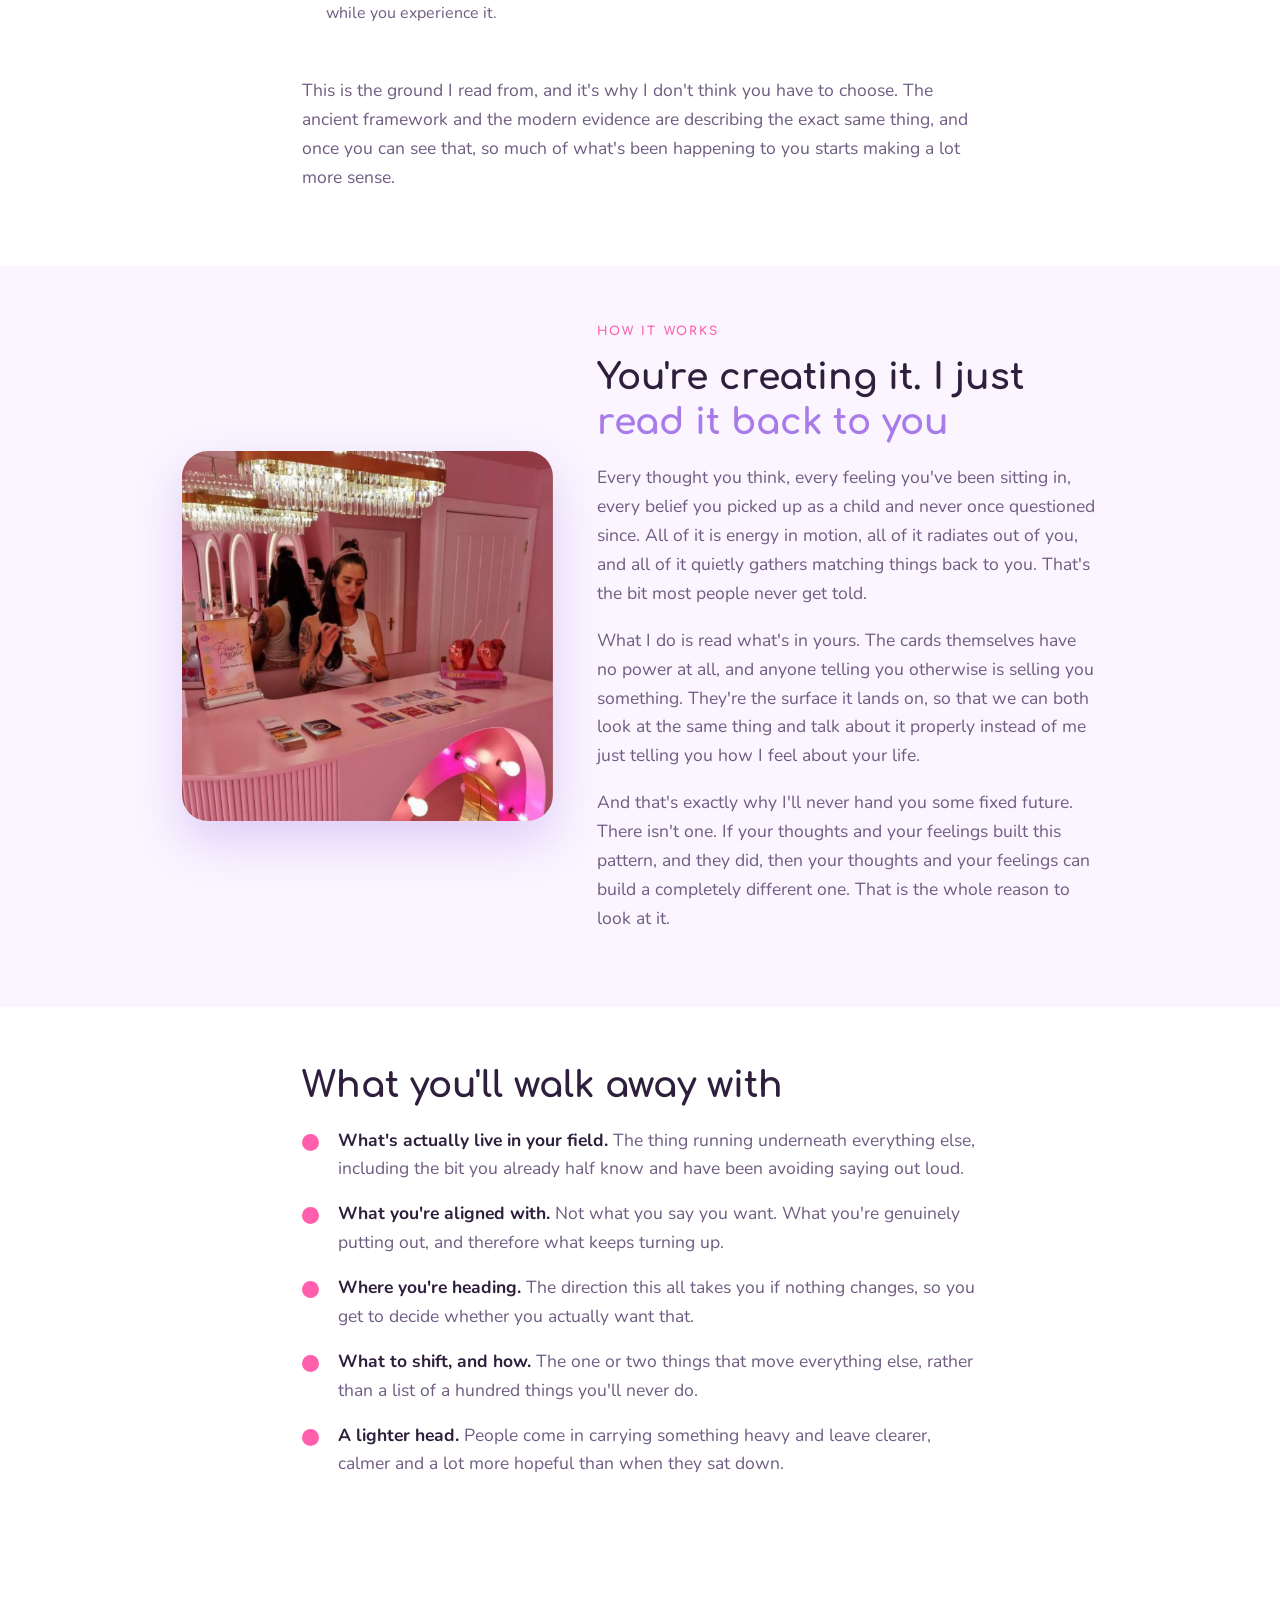
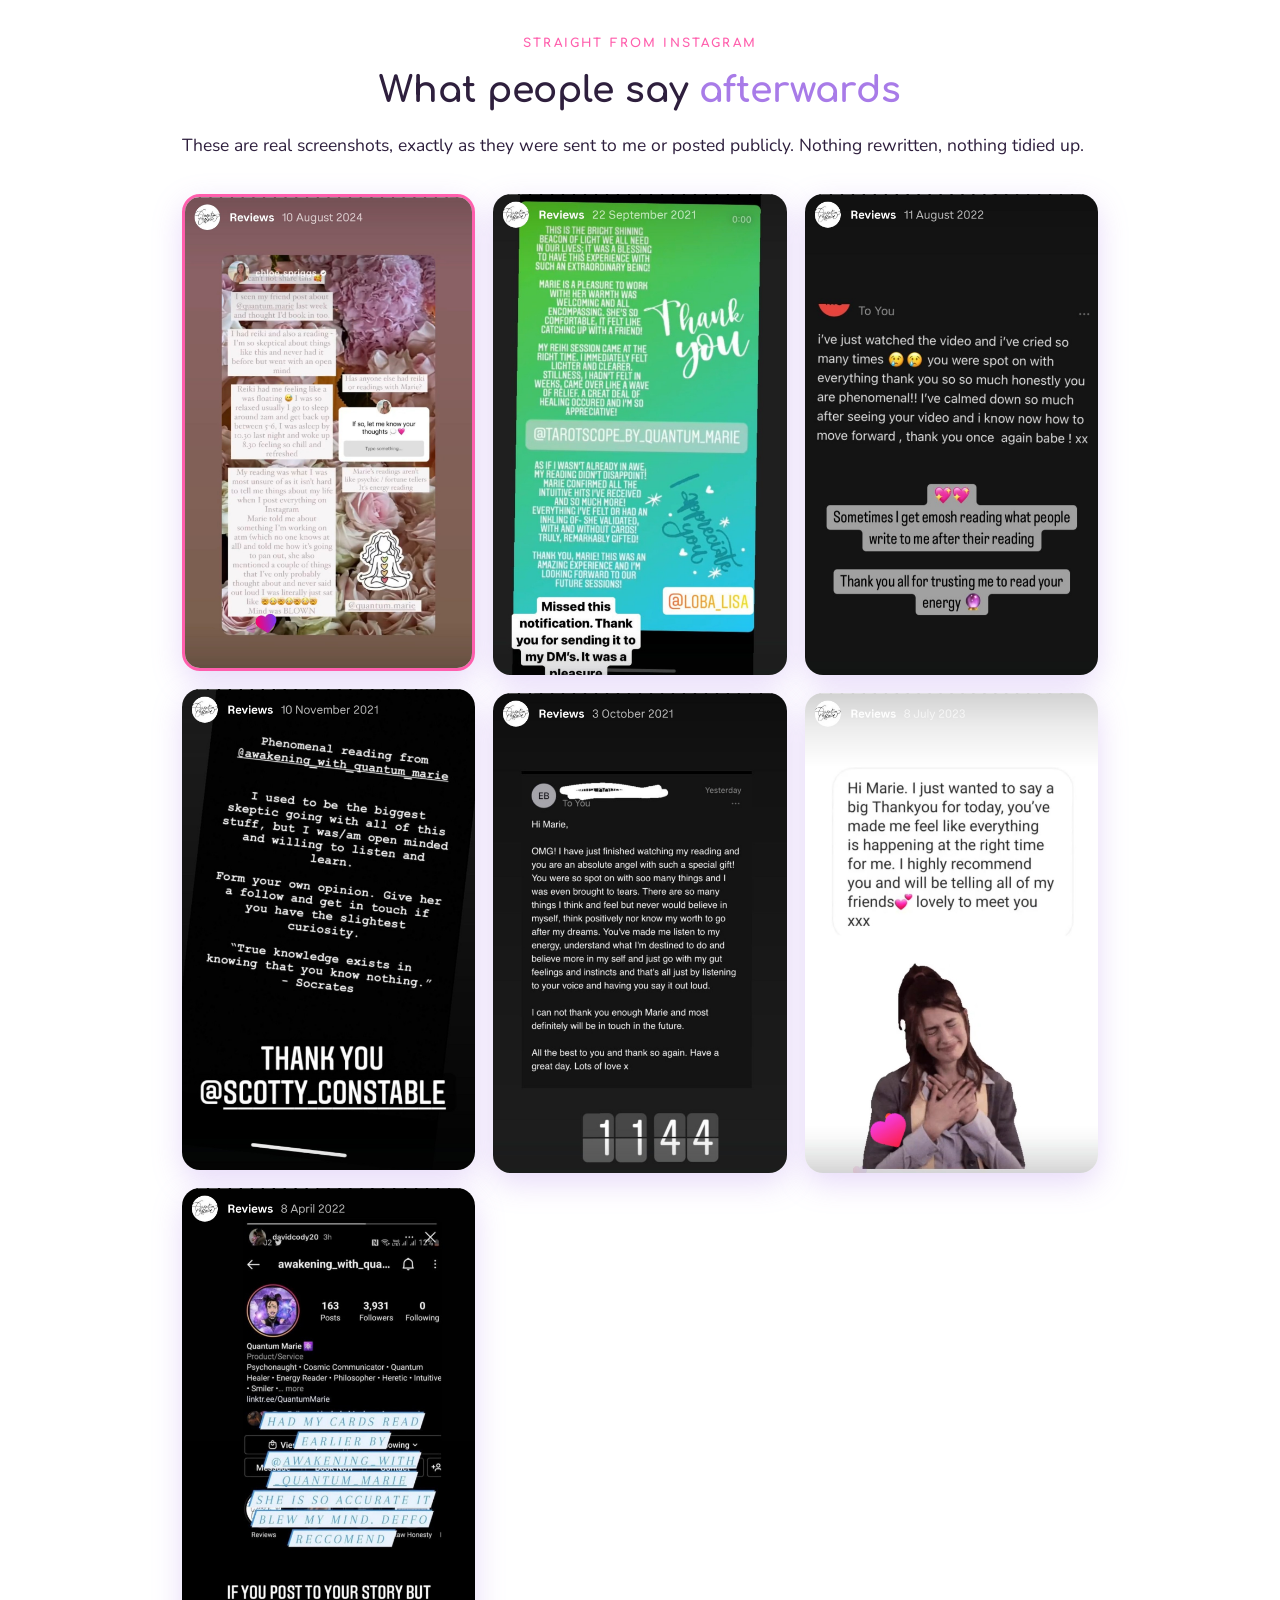
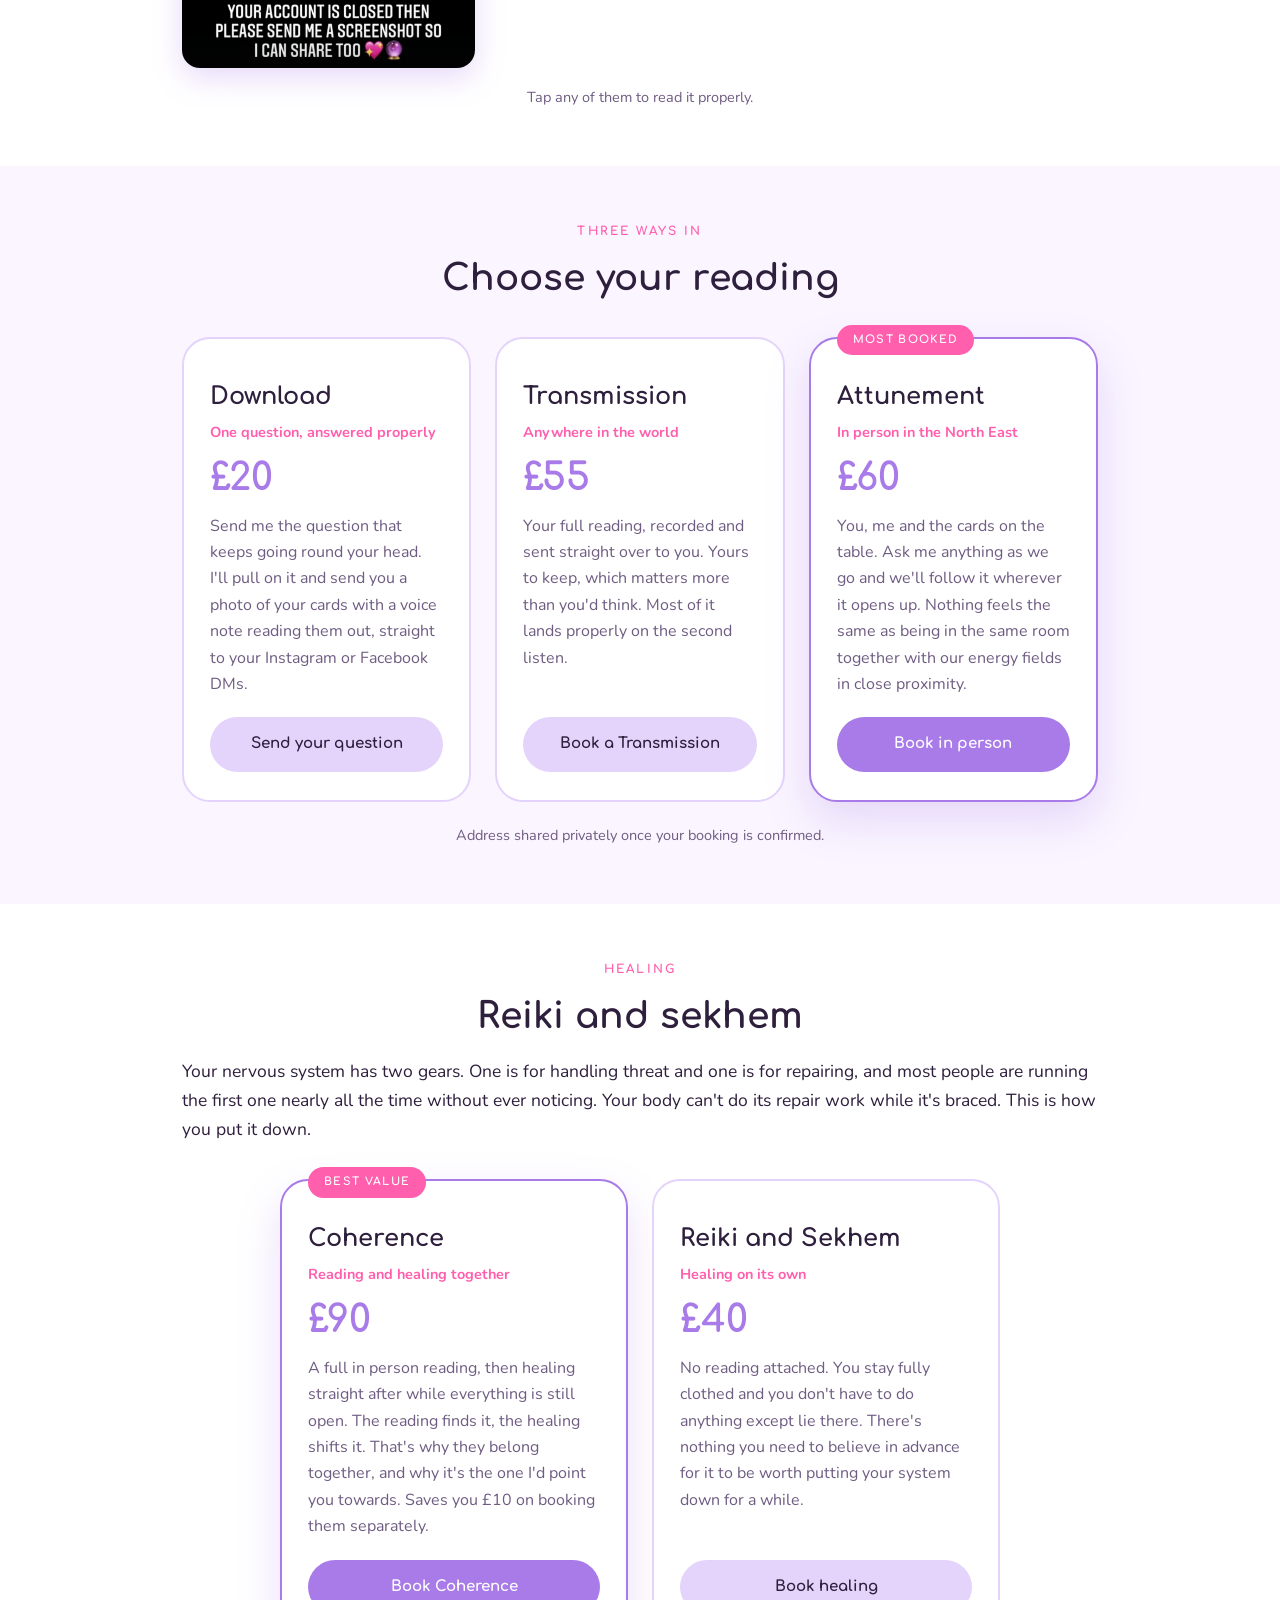
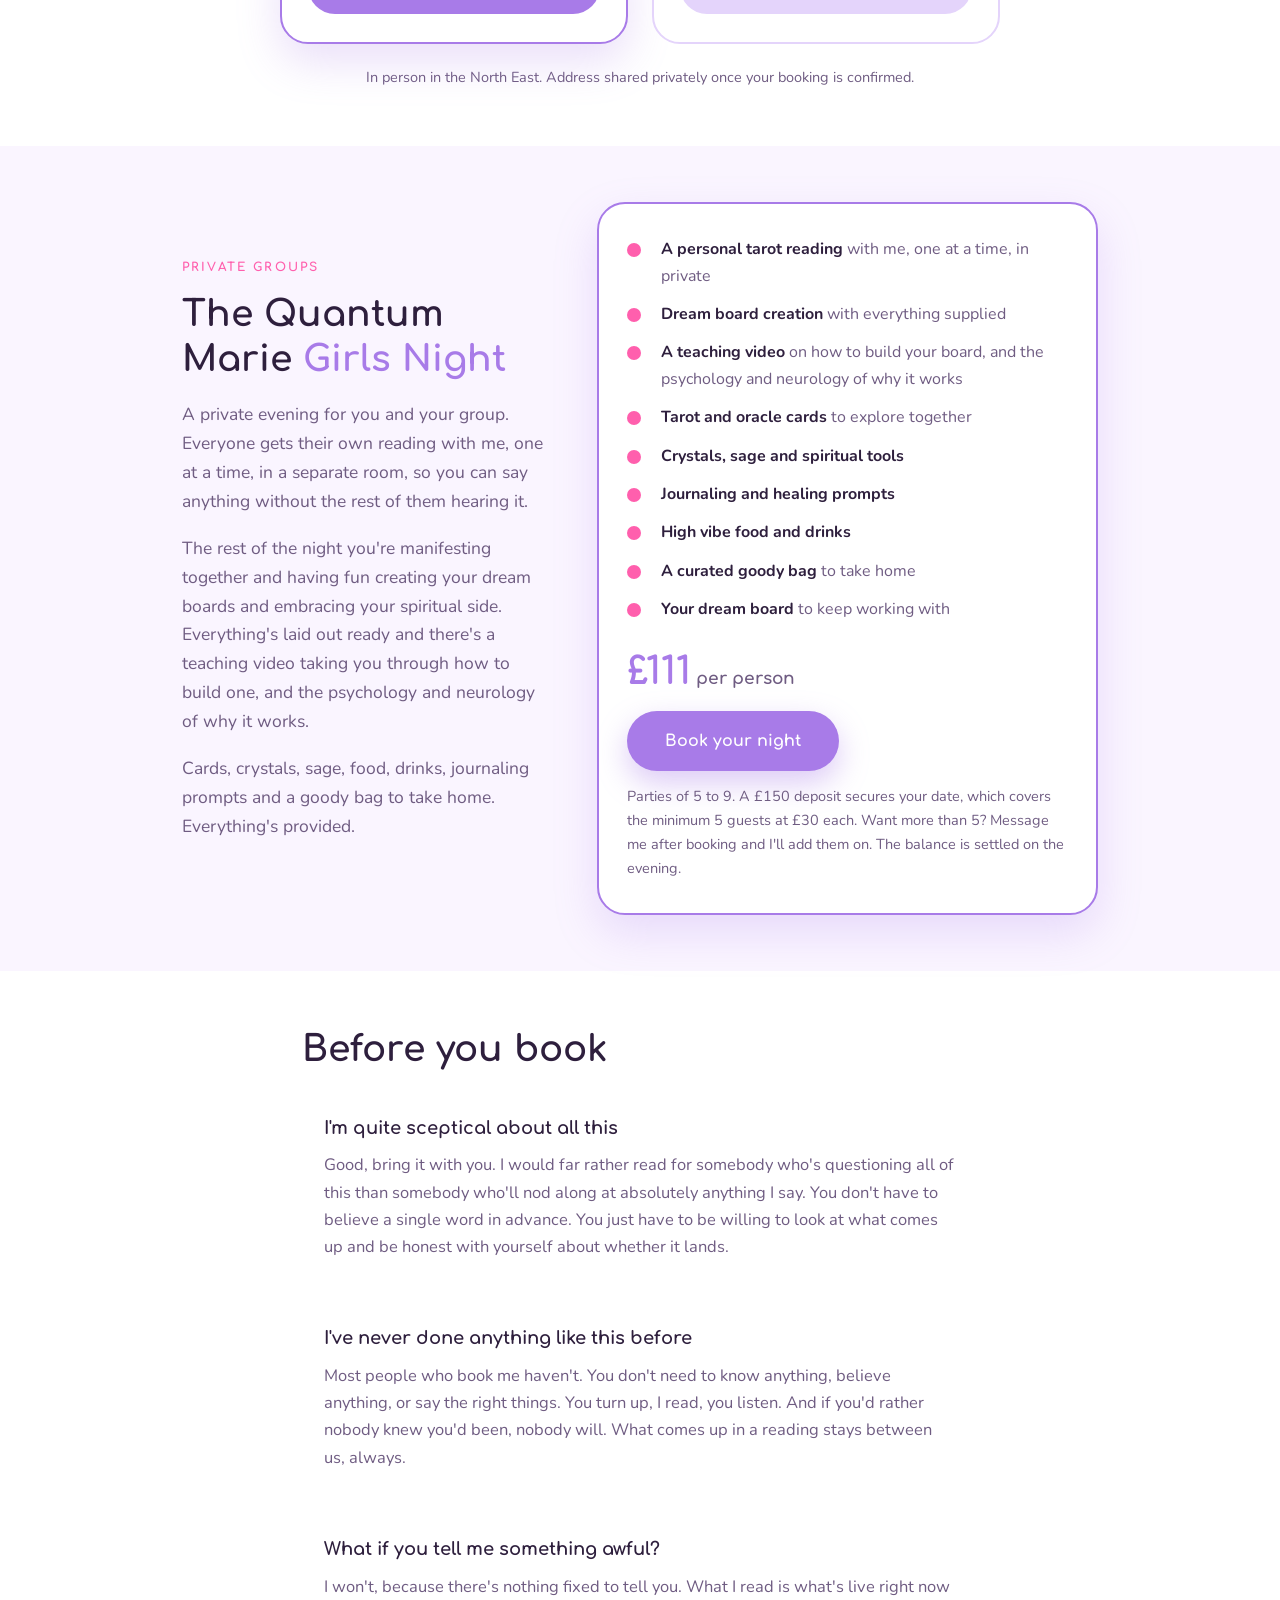
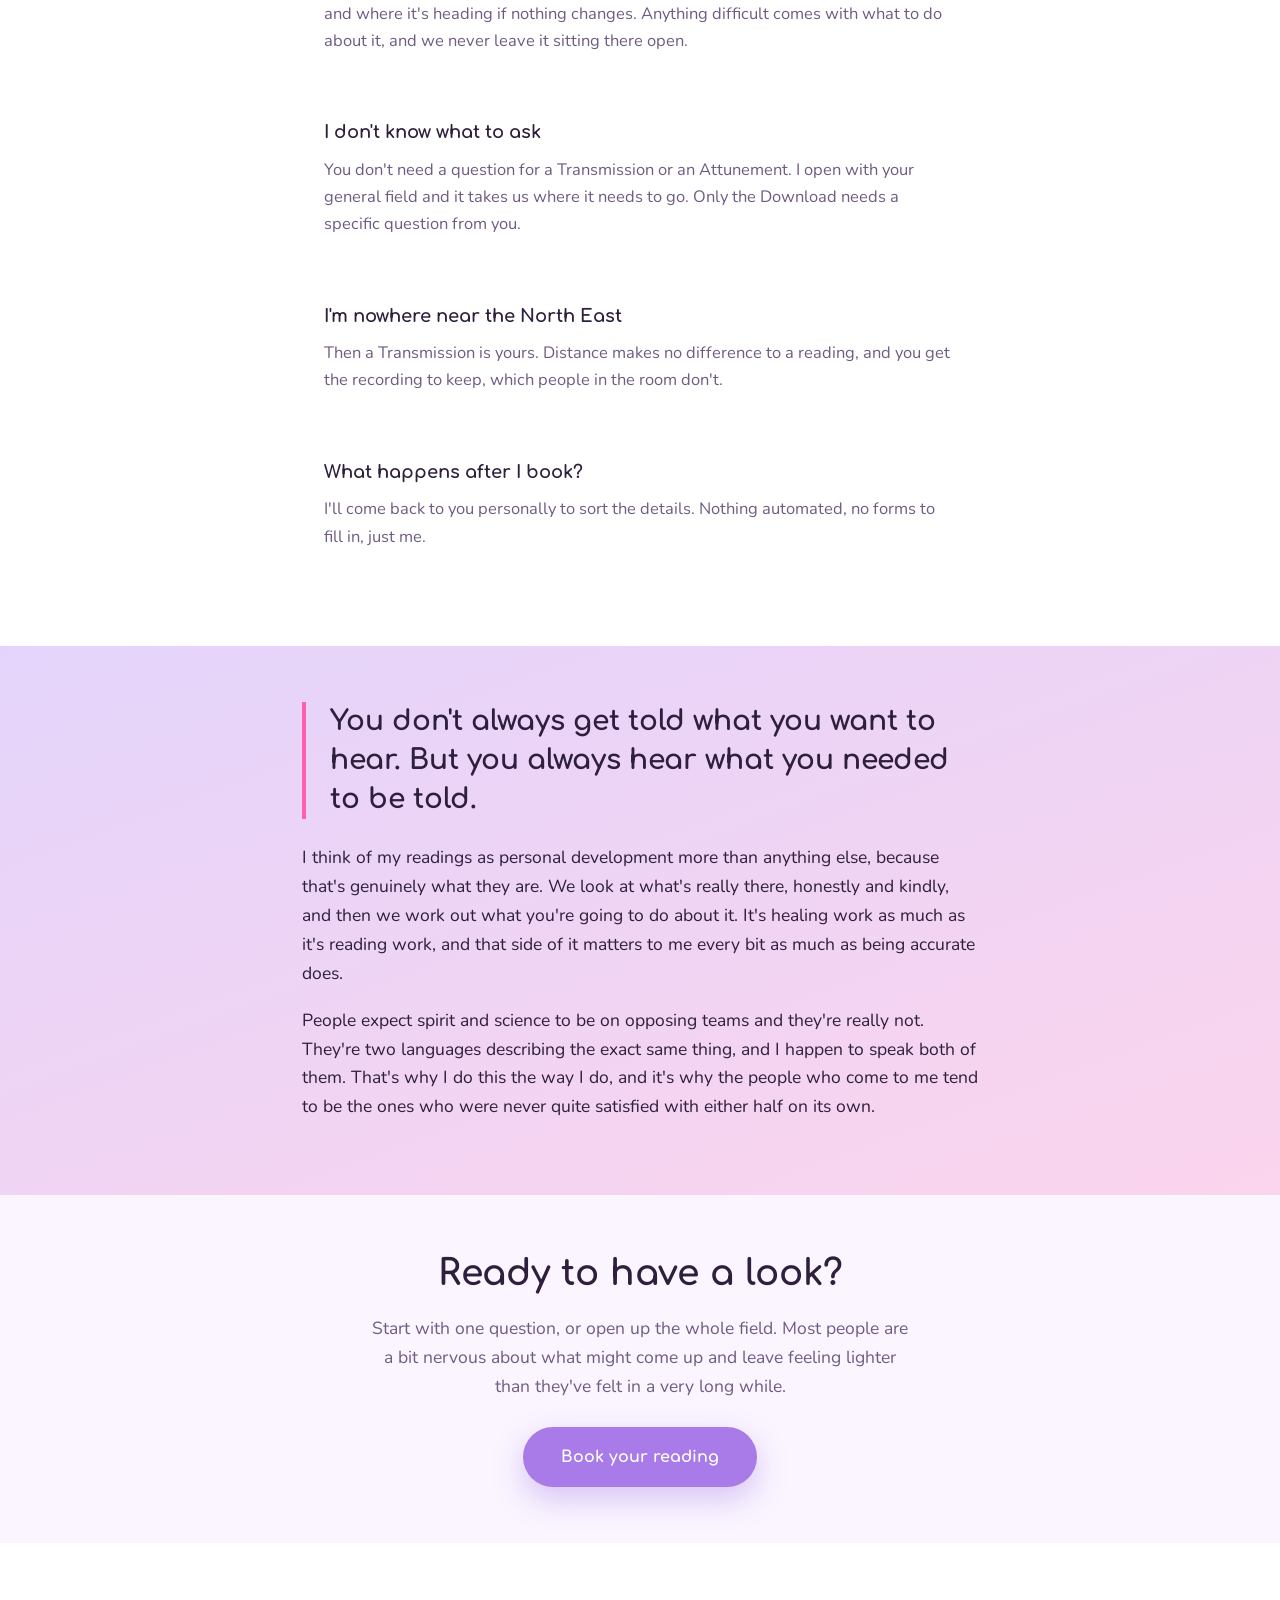
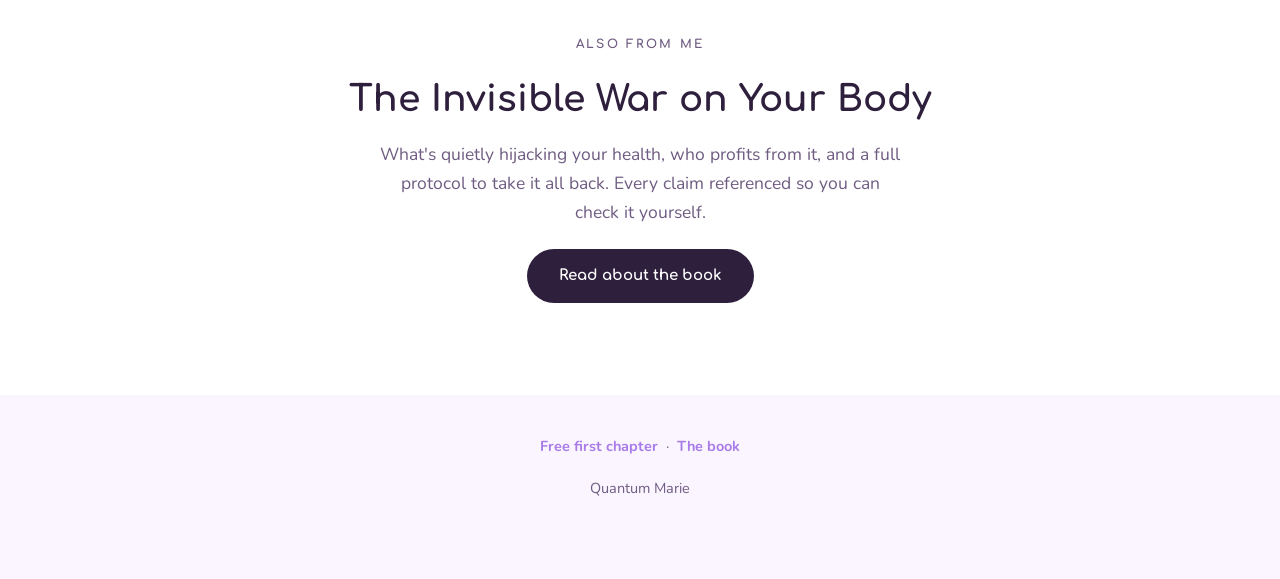
<file: index (5).html>
<!DOCTYPE html>
<html lang="en">
<head>
<meta charset="utf-8">
<meta name="viewport" content="width=device-width, initial-scale=1">
<title>Quantum Marie | Energy Readings</title>
<meta name="description" content="See what you are actually aligned with. Energy readings with Quantum Marie. Mind, body and spirit, read from your field. In person in the North East or anywhere in the world.">
<link rel="preconnect" href="https://fonts.googleapis.com">
<link rel="preconnect" href="https://fonts.gstatic.com" crossorigin>
<link href="https://fonts.googleapis.com/css2?family=Comfortaa:wght@500;700&family=Nunito:ital,wght@0,400;0,600;0,700;1,400&display=swap" rel="stylesheet">
<style>
:root{
  --lilac:#A87BE8;
  --lilacsoft:#E4D4FB;
  --candy:#FF5FAD;
  --cream:#FAF5FF;
  --deep:#2E1F3D;
  --soft:#6F5C82;
}
*,*::before,*::after{box-sizing:border-box}
html{scroll-behavior:smooth}
body{
  margin:0;
  background:var(--cream);
  color:var(--deep);
  font-family:'Nunito',system-ui,sans-serif;
  font-size:17.5px;
  line-height:1.65;
  overflow-x:hidden;
}
img{max-width:100%;display:block}
.wrap{max-width:960px;margin:0 auto;padding:0 22px}
.narrow{max-width:720px;margin:0 auto}

.topbar{
  background:var(--lilac);
  color:#fff;
  text-align:center;
  font-size:13.5px;
  letter-spacing:0.06em;
  font-weight:700;
  padding:12px 16px;
}
.logo{width:min(210px,54vw);margin:32px auto 28px}

h1,h2,h3,.cta,.pick,.ghost,.kicker,.tag,.cost,.phase b,.fact b,.faq b{font-family:'Comfortaa',cursive,sans-serif}
h1{
  font-weight:700;
  font-size:clamp(32px,5.6vw,50px);
  line-height:1.18;
  margin:0 0 18px;
}
h1 span{color:var(--lilac)}
.hero{display:grid;gap:28px;align-items:center;padding:0 0 56px}
@media (min-width:820px){.hero{grid-template-columns:1.05fr 0.95fr;gap:46px}}
.hero img{border-radius:26px;box-shadow:0 22px 52px rgba(168,123,232,0.3)}
.kicker{
  font-weight:700;
  font-size:12px;
  letter-spacing:0.18em;
  text-transform:uppercase;
  color:var(--candy);
  margin:0 0 14px;
}
.hero p.lead{font-size:19px;color:var(--soft);margin:0 0 26px}
.cta{
  display:inline-block;
  font-weight:700;
  font-size:16px;
  color:#fff;
  background:var(--lilac);
  padding:17px 38px;
  border-radius:100px;
  text-decoration:none;
  box-shadow:0 12px 30px rgba(168,123,232,0.4);
  transition:transform .18s ease,background .18s ease;
}
.cta:hover,.cta:focus{transform:translateY(-2px);background:var(--candy)}
.under{font-size:14.5px;color:var(--soft);margin:14px 0 0}
a:focus-visible{outline:3px solid var(--candy);outline-offset:3px}

section{padding:56px 0}
.band{background:#fff}
.band.soft{background:linear-gradient(160deg,var(--lilacsoft),rgba(255,95,173,0.22))}
h2{
  font-weight:700;
  font-size:clamp(26px,4.2vw,36px);
  line-height:1.25;
  margin:0 0 18px;
}
h2 span{color:var(--lilac)}
p{margin:0 0 18px}
.soft-text{color:var(--soft)}

.ticks{list-style:none;padding:0;margin:0 0 28px}
.ticks li{position:relative;padding:0 0 16px 36px;color:var(--soft)}
.ticks li strong{color:var(--deep);font-weight:700}
.ticks li::before{
  content:"";
  position:absolute;
  left:0;
  top:8px;
  width:17px;
  height:17px;
  border-radius:50%;
  background:var(--candy);
}

.phases{display:grid;gap:20px;margin:0 0 30px}
@media (min-width:820px){.phases{grid-template-columns:repeat(3,1fr)}}
.phase{background:var(--cream);border-radius:24px;padding:28px 24px}
.phase b{display:block;font-weight:700;font-size:21px;color:var(--lilac);margin:0 0 8px}
.phase p{margin:0;color:var(--soft);font-size:16px}
.opening{background:var(--lilacsoft);border-radius:24px;padding:26px 24px;margin:0 0 20px}
.opening p{margin:0;color:var(--deep)}

.facts{display:grid;gap:18px;margin:0 0 26px}
@media (min-width:760px){.facts{grid-template-columns:1fr 1fr}}
.fact{
  background:#fff;
  border-radius:22px;
  padding:24px 22px;
  border:2px solid var(--lilacsoft);
}
.fact b{display:block;font-weight:700;font-size:17px;color:var(--lilac);margin:0 0 6px}
.fact p{margin:0;color:var(--soft);font-size:16px}
.honest{
  background:var(--deep);
  color:#fff;
  border-radius:24px;
  padding:28px 26px;
  margin:0 0 26px;
}
.honest p{margin:0;opacity:0.94}
.honest strong{color:var(--candy)}

.pairs{display:grid;gap:20px;margin:0 0 24px}
@media (min-width:760px){.pairs{grid-template-columns:1fr 1fr}}
.pair{
  background:#fff;
  border-radius:22px;
  padding:26px 24px;
  border-top:5px solid var(--lilac);
}
.pair b{
  display:block;
  font-family:'Comfortaa',cursive,sans-serif;
  font-weight:700;
  font-size:18px;
  color:var(--deep);
  margin:0 0 4px;
}
.pair .anc{
  color:var(--candy);
  font-style:italic;
  font-size:15.5px;
  margin:0 0 12px;
}
.pair p{margin:0;color:var(--soft);font-size:16px}

.cards{display:grid;gap:24px;margin:36px 0 22px}
@media (min-width:820px){.cards{grid-template-columns:repeat(3,1fr);align-items:stretch}}
@media (min-width:820px){.cards.two{grid-template-columns:repeat(2,1fr);max-width:720px;margin-left:auto;margin-right:auto}}
.tier{
  background:#fff;
  border:2px solid var(--lilacsoft);
  border-radius:28px;
  padding:32px 26px 28px;
  display:flex;
  flex-direction:column;
  position:relative;
}
.tier.feature{border-color:var(--lilac);box-shadow:0 18px 44px rgba(168,123,232,0.24)}
.tag{
  position:absolute;
  top:-14px;
  left:26px;
  background:var(--candy);
  color:#fff;
  font-weight:700;
  font-size:11px;
  letter-spacing:0.12em;
  text-transform:uppercase;
  padding:6px 16px;
  border-radius:100px;
}
.tier h3{font-weight:700;font-size:24px;margin:6px 0 4px}
.who{font-size:14.5px;color:var(--candy);font-weight:700;margin:0 0 14px}
.cost{font-weight:700;font-size:38px;margin:0 0 16px;line-height:1;color:var(--lilac)}
.desc{color:var(--soft);font-size:16px;margin:0 0 20px;flex-grow:1}
.pick{
  display:block;
  text-align:center;
  font-weight:700;
  font-size:15px;
  color:var(--deep);
  background:var(--lilacsoft);
  padding:15px 18px;
  border-radius:100px;
  text-decoration:none;
  transition:background .18s ease,color .18s ease;
}
.pick:hover,.pick:focus{background:var(--candy);color:#fff}
.pick.hot{background:var(--lilac);color:#fff}
.pick.hot:hover,.pick.hot:focus{background:var(--candy)}

.shots{
  columns:3;
  column-gap:18px;
  margin:34px 0 18px;
}
@media (max-width:900px){.shots{columns:2}}
@media (max-width:560px){.shots{columns:1}}
.shot{
  display:block;
  break-inside:avoid;
  margin:0 0 18px;
  border-radius:18px;
  overflow:hidden;
  box-shadow:0 10px 30px rgba(168,123,232,0.28);
  transition:transform .18s ease,box-shadow .18s ease;
}
.shot:hover,.shot:focus{
  transform:translateY(-3px);
  box-shadow:0 16px 40px rgba(168,123,232,0.4);
}
.shot img{width:100%;height:auto;display:block}
.shot.big{border:3px solid var(--candy)}

.night{
  background:#fff;
  border:2px solid var(--lilac);
  border-radius:28px;
  padding:32px 28px;
  box-shadow:0 18px 44px rgba(168,123,232,0.22);
}
.night .ticks{margin:0 0 18px}
.night .ticks li{padding:0 0 12px 34px;font-size:16px}
.night .ticks li::before{width:14px;height:14px;top:7px}
.night .cost{margin:18px 0 20px}

.split{display:grid;gap:30px;align-items:center}
@media (min-width:820px){.split{grid-template-columns:0.85fr 1.15fr;gap:44px}}
.split img{border-radius:26px;box-shadow:0 20px 46px rgba(168,123,232,0.32)}

.faqs{margin:0 0 8px}
.faq{
  background:#fff;
  border-radius:22px;
  padding:24px 22px;
  margin:0 0 16px;
}
.faq b{display:block;font-weight:700;font-size:18px;margin:0 0 8px}
.faq p{margin:0;color:var(--soft);font-size:16.5px}

.quote{
  font-family:'Comfortaa',cursive,sans-serif;
  font-weight:700;
  font-size:clamp(21px,3.2vw,28px);
  line-height:1.4;
  color:var(--deep);
  border-left:4px solid var(--candy);
  padding-left:24px;
  margin:0 0 24px;
}

.final{text-align:center}
.final p{color:var(--soft);max-width:540px;margin:0 auto 26px}

.bookbox{background:#fff;border-radius:28px;padding:36px 28px;text-align:center}
.bookbox p{color:var(--soft);max-width:520px;margin:0 auto 22px}
.ghost{
  display:inline-block;
  font-weight:700;
  font-size:15px;
  color:#fff;
  background:var(--deep);
  padding:15px 32px;
  border-radius:100px;
  text-decoration:none;
}
.ghost:hover,.ghost:focus{background:var(--lilac)}

footer{text-align:center;color:var(--soft);font-size:14.5px;padding:40px 0 60px}
footer a{color:var(--lilac);text-decoration:none;font-weight:700}
</style>
</head>
<body>

<p class="topbar">Readings from &pound;20 &nbsp;&middot;&nbsp; In person in the North East or anywhere in the world</p>

<div class="wrap">
  <img class="logo" src="logo.png" alt="Quantum Marie">

  <div class="hero">
    <div>
      <p class="kicker">Energy reader and healer</p>
      <h1>See what you're <span>actually aligned with</span></h1>
      <p class="lead">Your thoughts and your feelings are creating your reality every single day, and I don't mean that in a fluffy way, I mean it literally. A reading shows you what's actually sitting in your field right now, what you're pulling towards you without even realising you're doing it, and where all of it takes you if nothing shifts.</p>
      <a class="cta" href="#book">Book your reading</a>
      <p class="under">Readings from &pound;20.</p>
    </div>
    <img src="cards.jpg" alt="Marie holding reading cards">
  </div>
</div>

<section>
  <div class="wrap narrow">
    <p class="kicker">Inside a reading</p>
    <h2>How your reading <span>flows</span></h2>

    <div class="opening">
      <p><strong>We open with your field.</strong> I read the general energy around you first, using several decks, so we can see what you're carrying before we go anywhere near the detail.</p>
    </div>

    <div class="phases">
      <div class="phase">
        <b>Mind</b>
        <p>The thoughts actually running the show up there. What's on a loop, what's draining you, and what genuinely needs sorting out.</p>
      </div>
      <div class="phase">
        <b>Body</b>
        <p>The main feelings sitting in your field. What you're holding onto that's blocking your next blessings from reaching you, and how to put it down.</p>
      </div>
      <div class="phase">
        <b>Spirit</b>
        <p>A message straight from your higher self. Whatever it is you most need to know right now, however it wants to come through.</p>
      </div>
    </div>

    <a class="cta" href="#book">Book your reading</a>
  </div>
</section>

<section class="band">
  <div class="wrap narrow">
    <p class="kicker">Spirit and science</p>
    <h2>Why the word <span>field</span> is not a metaphor</h2>
    <p class="soft-text">People treat this whole world like it's something you either believe in or you don't, and honestly I think that's the biggest misunderstanding out there. Because none of this is faith. Every single piece of it is measurable, it has been measurable for decades, and the average person has just never been told. So let me show you.</p>

    <div class="facts">
      <div class="fact">
        <b>Your thoughts are electrical events</b>
        <p>Thinking is electrochemical activity between neurons, and it's measurable. That's what an EEG is reading when it's stuck to somebody's scalp.</p>
      </div>
      <div class="fact">
        <b>Your body produces a magnetic field</b>
        <p>Your heart and your brain generate magnetic fields that can be detected outside your body using sensitive enough magnetometers. That's what magnetocardiography is. The heart's is the strongest one you've got.</p>
      </div>
      <div class="fact">
        <b>It's shaped like a torus</b>
        <p>Any circulating current produces a field with the same geometry, a doughnut shape that flows out of the top, wraps all the way around and folds back in underneath. Your heart is a circulating current, so that's the shape of the field it's putting out.</p>
      </div>
      <div class="fact">
        <b>You're standing inside a bigger one</b>
        <p>The Earth has exactly the same shape of field on an enormous scale, and it has a measured resonance sitting around 7.83 hertz. Human brainwaves in a calm, relaxed, receptive state sit in almost exactly that range.</p>
      </div>
      <div class="fact">
        <b>People genuinely affect each other</b>
        <p>Emotional contagion is well documented, and so is physiological synchrony, where two people in close contact drift into matching heart rhythms and stress responses. Research at the HeartMath Institute has recorded one person's cardiac signal showing up in another person's brainwave data when they're near each other.</p>
      </div>
      <div class="fact">
        <b>Repeated thought physically rewires you</b>
        <p>Neurons that fire together wire together. The thought patterns you run most often become the ones that run most easily, which is exactly why some loops feel completely automatic.</p>
      </div>
      <div class="fact">
        <b>Attention decides what you notice</b>
        <p>Attentional bias is well documented. Whatever you're holding your focus on is what your brain flags up out of all the noise, so your inner state genuinely does change what shows up in your day.</p>
      </div>
      <div class="fact">
        <b>Expectation changes physical outcomes</b>
        <p>Placebo and nocebo effects are measurable in controlled trials. What you believe is about to happen to your body has a real, physical effect on your body.</p>
      </div>
      <div class="fact">
        <b>Emotion isn't just in your head</b>
        <p>Feelings are chemical and hormonal states moving through your entire system. Whatever you're sitting in emotionally is doing something physical to you right now.</p>
      </div>
    </div>

    <p class="soft-text">So think about what that actually means. You are walking around inside a field you're generating, standing inside a much bigger one the planet is generating, and every single person you come into contact with is doing exactly the same thing. When you're near somebody, those fields are not politely ignoring each other. Information is being exchanged, constantly, underneath every conversation you've ever had.</p>

    <p class="soft-text">Which is why you already know how to do a version of this. You've walked into a room and felt the atmosphere before a word was said. You've met somebody perfectly polite and come away thinking no, something's off there. You've had someone walk in and lift the whole energy of the place. That's not you being dramatic or imaginative. <strong>That's you reading a field</strong>, and everybody does it, most people just talk themselves out of what they picked up.</p>

    <p class="soft-text">I don't talk myself out of it. I've spent years learning to sit with that signal, sharpen it, and put words to what's actually coming through instead of dismissing it.</p>

    <div class="honest">
      <p><strong>And none of this is new either.</strong> It was written down thousands of years ago as the Hermetic principles, long before anybody had an instrument sensitive enough to measure a single bit of it. Physics didn't replace that. Physics caught up to it, walked in with different equipment, and gave it a different name.</p>
    </div>

    <div class="pairs">
      <div class="pair">
        <b>The Principle of Vibration</b>
        <p class="anc">Nothing rests. Everything moves and vibrates.</p>
        <p>Tesla built his life's work on resonance and oscillation, on the understanding that energy moves in waves and that matching a frequency amplifies it. Modern physics describes matter itself as excitations in underlying fields. Solidity is what vibration looks like from the outside.</p>
      </div>
      <div class="pair">
        <b>The Principle of Mentalism</b>
        <p class="anc">The universe is mental in nature.</p>
        <p>Max Planck, who founded quantum theory, said plainly that he regarded consciousness as fundamental and matter as derived from it. Niels Bohr's work established that a quantum system holds no definite value until it is observed. Observation is not passive in physics. It participates.</p>
      </div>
      <div class="pair">
        <b>The Principle of Correspondence</b>
        <p class="anc">As above, so below. As within, so without.</p>
        <p>Your inner state shapes your outer life in ways that are measurable. Attention decides what you perceive. Expectation changes what your body does. The world you experience is not separate from the state you are in while you experience it.</p>
      </div>
      <div class="pair">
        <b>The Principle of Cause and Effect</b>
        <p class="anc">Nothing happens by chance.</p>
        <p>Every pattern you are living inside started somewhere. Neuroplasticity shows that repeated thought carves the pathway it then runs down automatically. Find the cause and the effect stops being your personality.</p>
      </div>
    </div>

    <p class="soft-text">This is the ground I read from, and it's why I don't think you have to choose. The ancient framework and the modern evidence are describing the exact same thing, and once you can see that, so much of what's been happening to you starts making a lot more sense.</p>
  </div>
</section>

<section>
  <div class="wrap">
    <div class="split">
      <img src="reading.jpg" alt="Marie laying out a card spread">
      <div>
        <p class="kicker">How it works</p>
        <h2>You're creating it. I just <span>read it back to you</span></h2>
        <p class="soft-text">Every thought you think, every feeling you've been sitting in, every belief you picked up as a child and never once questioned since. All of it is energy in motion, all of it radiates out of you, and all of it quietly gathers matching things back to you. That's the bit most people never get told.</p>
        <p class="soft-text">What I do is read what's in yours. The cards themselves have no power at all, and anyone telling you otherwise is selling you something. They're the surface it lands on, so that we can both look at the same thing and talk about it properly instead of me just telling you how I feel about your life.</p>
        <p class="soft-text">And that's exactly why I'll never hand you some fixed future. There isn't one. If your thoughts and your feelings built this pattern, and they did, then your thoughts and your feelings can build a completely different one. That is the whole reason to look at it.</p>
      </div>
    </div>
  </div>
</section>

<section class="band">
  <div class="wrap narrow">
    <h2>What you'll walk away with</h2>
    <ul class="ticks">
      <li><strong>What's actually live in your field.</strong> The thing running underneath everything else, including the bit you already half know and have been avoiding saying out loud.</li>
      <li><strong>What you're aligned with.</strong> Not what you say you want. What you're genuinely putting out, and therefore what keeps turning up.</li>
      <li><strong>Where you're heading.</strong> The direction this all takes you if nothing changes, so you get to decide whether you actually want that.</li>
      <li><strong>What to shift, and how.</strong> The one or two things that move everything else, rather than a list of a hundred things you'll never do.</li>
      <li><strong>A lighter head.</strong> People come in carrying something heavy and leave clearer, calmer and a lot more hopeful than when they sat down.</li>
    </ul>
  </div>
</section>

<section class="band">
  <div class="wrap">
    <p class="kicker" style="text-align:center">Straight from Instagram</p>
    <h2 style="text-align:center">What people say <span>afterwards</span></h2>
    <p class="lede">These are real screenshots, exactly as they were sent to me or posted publicly. Nothing rewritten, nothing tidied up.</p>

    <div class="shots">
      <a class="shot big" href="review-chloe.jpg" target="_blank"><img src="review-chloe.jpg" alt="Instagram review from Chloe Spriggs about her reiki and reading"></a>
      <a class="shot" href="review-scotty.jpg" target="_blank"><img src="review-scotty.jpg" alt="Instagram review from Scotty about his reading"></a>
      <a class="shot" href="review-david.jpg" target="_blank"><img src="review-david.jpg" alt="Instagram review from David about his card reading"></a>
      <a class="shot" href="review-lisa.jpg" target="_blank"><img src="review-lisa.jpg" alt="Instagram review from Lisa about her reiki session and reading"></a>
      <a class="shot" href="review-email.jpg" target="_blank"><img src="review-email.jpg" alt="Email review about a recorded reading"></a>
      <a class="shot" href="review-video.jpg" target="_blank"><img src="review-video.jpg" alt="Message from a client after watching their recorded reading"></a>
      <a class="shot" href="review-thanks.jpg" target="_blank"><img src="review-thanks.jpg" alt="Message from a client after an in person reading"></a>
    </div>

    <p class="under" style="text-align:center">Tap any of them to read it properly.</p>
  </div>
</section>

<section id="book">
  <div class="wrap">
    <p class="kicker" style="text-align:center">Three ways in</p>
    <h2 style="text-align:center">Choose your reading</h2>

    <div class="cards">

      <div class="tier">
        <h3>Download</h3>
        <p class="who">One question, answered properly</p>
        <p class="cost">&pound;20</p>
        <p class="desc">Send me the question that keeps going round your head. I'll pull on it and send you a photo of your cards with a voice note reading them out, straight to your Instagram or Facebook DMs.</p>
        <a class="pick" href="https://marie-monroe-2.myshopify.com/products/download-one-question-reading">Send your question</a>
      </div>

      <div class="tier">
        <h3>Transmission</h3>
        <p class="who">Anywhere in the world</p>
        <p class="cost">&pound;55</p>
        <p class="desc">Your full reading, recorded and sent straight over to you. Yours to keep, which matters more than you'd think. Most of it lands properly on the second listen.</p>
        <a class="pick" href="https://marie-monroe-2.myshopify.com/products/transmission-full-recorded-reading">Book a Transmission</a>
      </div>

      <div class="tier feature">
        <span class="tag">Most booked</span>
        <h3>Attunement</h3>
        <p class="who">In person in the North East</p>
        <p class="cost">&pound;60</p>
        <p class="desc">You, me and the cards on the table. Ask me anything as we go and we'll follow it wherever it opens up. Nothing feels the same as being in the same room together with our energy fields in close proximity.</p>
        <a class="pick hot" href="https://marie-monroe-2.myshopify.com/products/attunement-in-person-reading">Book in person</a>
      </div>

    </div>
    <p class="under" style="text-align:center">Address shared privately once your booking is confirmed.</p>
  </div>
</section>

<section class="band">
  <div class="wrap">
    <p class="kicker" style="text-align:center">Healing</p>
    <h2 style="text-align:center">Reiki and sekhem</h2>
    <p class="lede">Your nervous system has two gears. One is for handling threat and one is for repairing, and most people are running the first one nearly all the time without ever noticing. Your body can't do its repair work while it's braced. This is how you put it down.</p>

    <div class="cards two">

      <div class="tier feature">
        <span class="tag">Best value</span>
        <h3>Coherence</h3>
        <p class="who">Reading and healing together</p>
        <p class="cost">&pound;90</p>
        <p class="desc">A full in person reading, then healing straight after while everything is still open. The reading finds it, the healing shifts it. That's why they belong together, and why it's the one I'd point you towards. Saves you &pound;10 on booking them separately.</p>
        <a class="pick hot" href="https://marie-monroe-2.myshopify.com/products/coherence-in-person-reading-with-reiki-and-sekhem-healing">Book Coherence</a>
      </div>

      <div class="tier">
        <h3>Reiki and Sekhem</h3>
        <p class="who">Healing on its own</p>
        <p class="cost">&pound;40</p>
        <p class="desc">No reading attached. You stay fully clothed and you don't have to do anything except lie there. There's nothing you need to believe in advance for it to be worth putting your system down for a while.</p>
        <a class="pick" href="https://marie-monroe-2.myshopify.com/products/reiki-and-sekhem-combined-healing-40">Book healing</a>
      </div>

    </div>
    <p class="under" style="text-align:center">In person in the North East. Address shared privately once your booking is confirmed.</p>
  </div>
</section>

<section>
  <div class="wrap">
    <div class="split">
      <div>
        <p class="kicker">Private groups</p>
        <h2>The Quantum Marie <span>Girls Night</span></h2>
        <p class="soft-text">A private evening for you and your group. Everyone gets their own reading with me, one at a time, in a separate room, so you can say anything without the rest of them hearing it.</p>
        <p class="soft-text">The rest of the night you're manifesting together and having fun creating your dream boards and embracing your spiritual side. Everything's laid out ready and there's a teaching video taking you through how to build one, and the psychology and neurology of why it works.</p>
        <p class="soft-text">Cards, crystals, sage, food, drinks, journaling prompts and a goody bag to take home. Everything's provided.</p>
      </div>
      <div class="night">
        <ul class="ticks">
          <li><strong>A personal tarot reading</strong> with me, one at a time, in private</li>
          <li><strong>Dream board creation</strong> with everything supplied</li>
          <li><strong>A teaching video</strong> on how to build your board, and the psychology and neurology of why it works</li>
          <li><strong>Tarot and oracle cards</strong> to explore together</li>
          <li><strong>Crystals, sage and spiritual tools</strong></li>
          <li><strong>Journaling and healing prompts</strong></li>
          <li><strong>High vibe food and drinks</strong></li>
          <li><strong>A curated goody bag</strong> to take home</li>
          <li><strong>Your dream board</strong> to keep working with</li>
        </ul>
        <p class="cost">&pound;111<span style="font-size:17px;color:var(--soft)"> per person</span></p>
        <a class="cta" href="https://marie-monroe-2.myshopify.com/products/girls-night-in">Book your night</a>
        <p class="under">Parties of 5 to 9. A &pound;150 deposit secures your date, which covers the minimum 5 guests at &pound;30 each. Want more than 5? Message me after booking and I'll add them on. The balance is settled on the evening.</p>
      </div>
    </div>
  </div>
</section>

<section class="band">
  <div class="wrap narrow">
    <h2>Before you book</h2>
    <div class="faqs">
      <div class="faq">
        <b>I'm quite sceptical about all this</b>
        <p>Good, bring it with you. I would far rather read for somebody who's questioning all of this than somebody who'll nod along at absolutely anything I say. You don't have to believe a single word in advance. You just have to be willing to look at what comes up and be honest with yourself about whether it lands.</p>
      </div>
      <div class="faq">
        <b>I've never done anything like this before</b>
        <p>Most people who book me haven't. You don't need to know anything, believe anything, or say the right things. You turn up, I read, you listen. And if you'd rather nobody knew you'd been, nobody will. What comes up in a reading stays between us, always.</p>
      </div>
      <div class="faq">
        <b>What if you tell me something awful?</b>
        <p>I won't, because there's nothing fixed to tell you. What I read is what's live right now and where it's heading if nothing changes. Anything difficult comes with what to do about it, and we never leave it sitting there open.</p>
      </div>
      <div class="faq">
        <b>I don't know what to ask</b>
        <p>You don't need a question for a Transmission or an Attunement. I open with your general field and it takes us where it needs to go. Only the Download needs a specific question from you.</p>
      </div>
      <div class="faq">
        <b>I'm nowhere near the North East</b>
        <p>Then a Transmission is yours. Distance makes no difference to a reading, and you get the recording to keep, which people in the room don't.</p>
      </div>
      <div class="faq">
        <b>What happens after I book?</b>
        <p>I'll come back to you personally to sort the details. Nothing automated, no forms to fill in, just me.</p>
      </div>
    </div>
  </div>
</section>

<section class="band soft">
  <div class="wrap narrow">
    <p class="quote">You don't always get told what you want to hear. But you always hear what you needed to be told.</p>
    <p>I think of my readings as personal development more than anything else, because that's genuinely what they are. We look at what's really there, honestly and kindly, and then we work out what you're going to do about it. It's healing work as much as it's reading work, and that side of it matters to me every bit as much as being accurate does.</p>
    <p>People expect spirit and science to be on opposing teams and they're really not. They're two languages describing the exact same thing, and I happen to speak both of them. That's why I do this the way I do, and it's why the people who come to me tend to be the ones who were never quite satisfied with either half on its own.</p>
  </div>
</section>

<section>
  <div class="wrap narrow final">
    <h2>Ready to have a look?</h2>
    <p>Start with one question, or open up the whole field. Most people are a bit nervous about what might come up and leave feeling lighter than they've felt in a very long while.</p>
    <a class="cta" href="#book">Book your reading</a>
  </div>
</section>

<section class="band">
  <div class="wrap narrow">
    <div class="bookbox">
      <p class="kicker">Also from me</p>
      <h2>The Invisible War on Your Body</h2>
      <p>What's quietly hijacking your health, who profits from it, and a full protocol to take it all back. Every claim referenced so you can check it yourself.</p>
      <a class="ghost" href="/book/">Read about the book</a>
    </div>
  </div>
</section>

<footer>
  <p><a href="/free/">Free first chapter</a> &nbsp;&middot;&nbsp; <a href="/book/">The book</a></p>
  <p>Quantum Marie</p>
</footer>

</body>
</html>
</file>
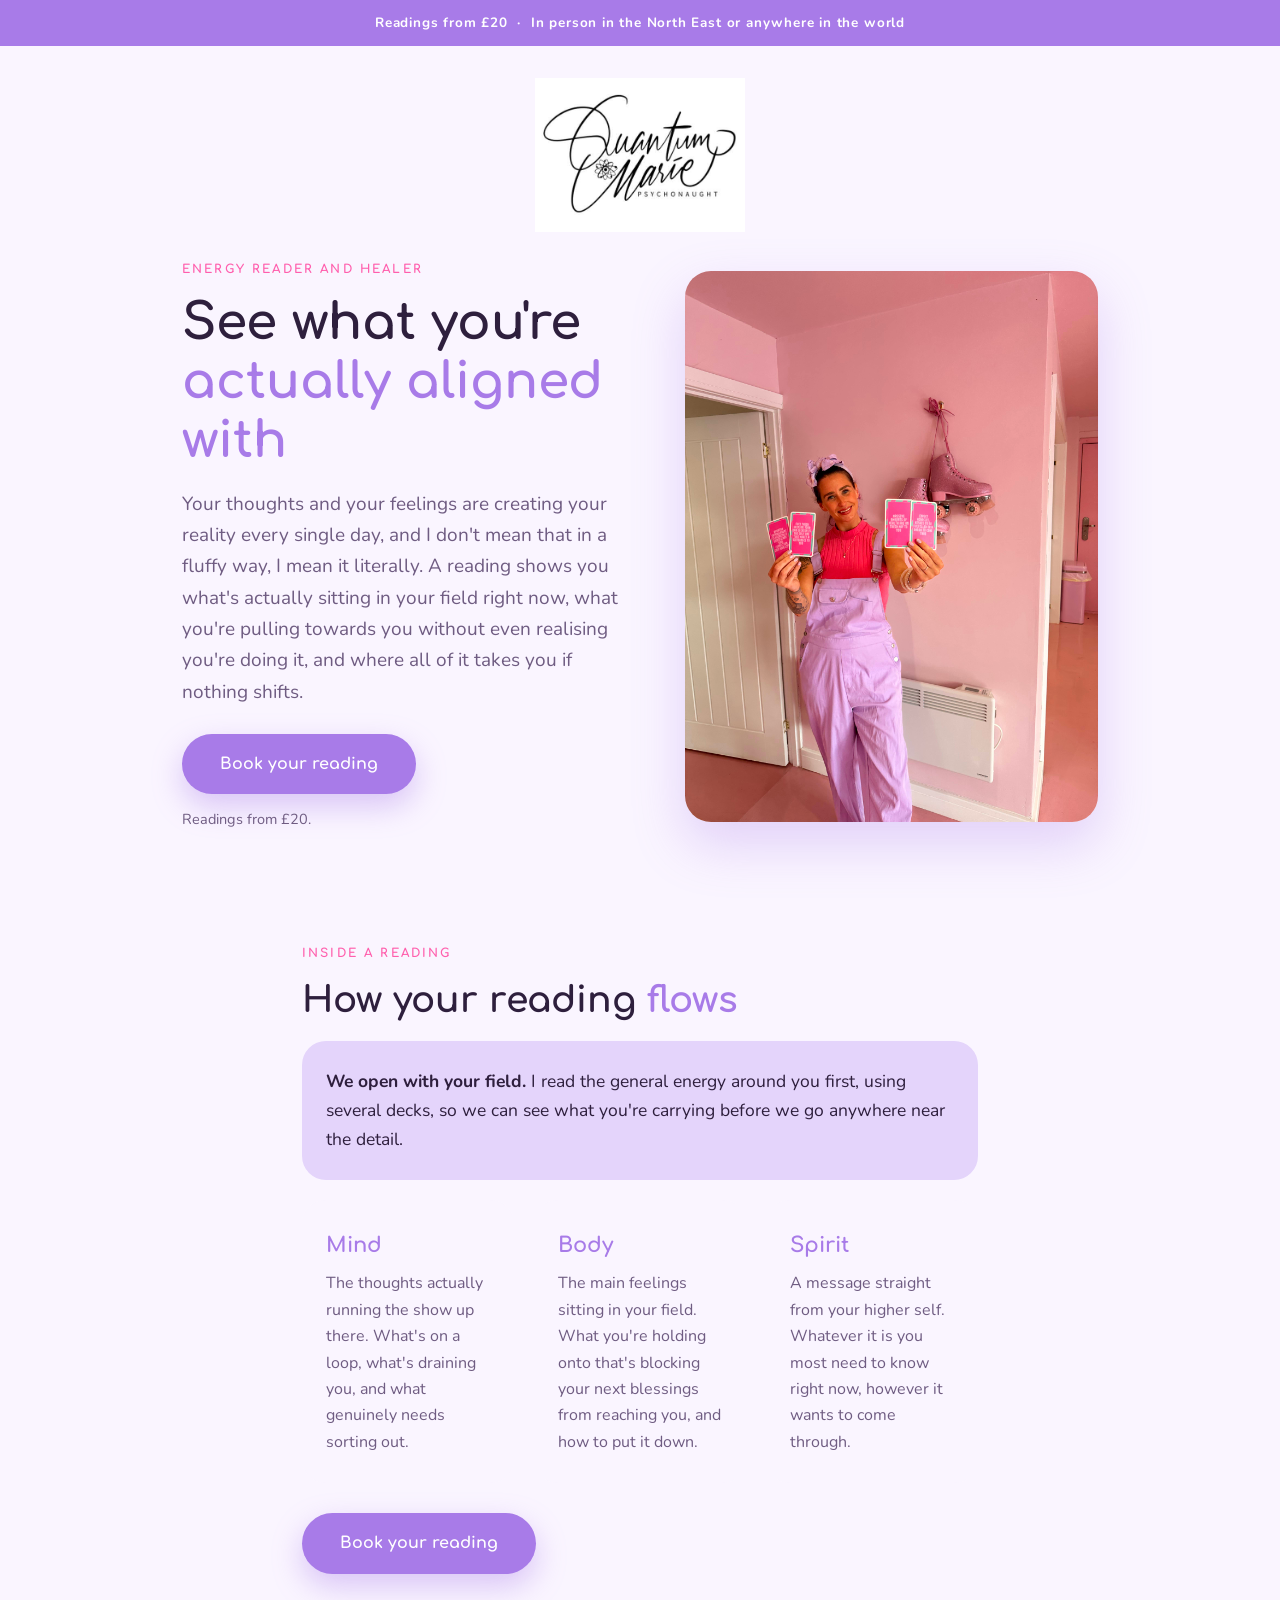
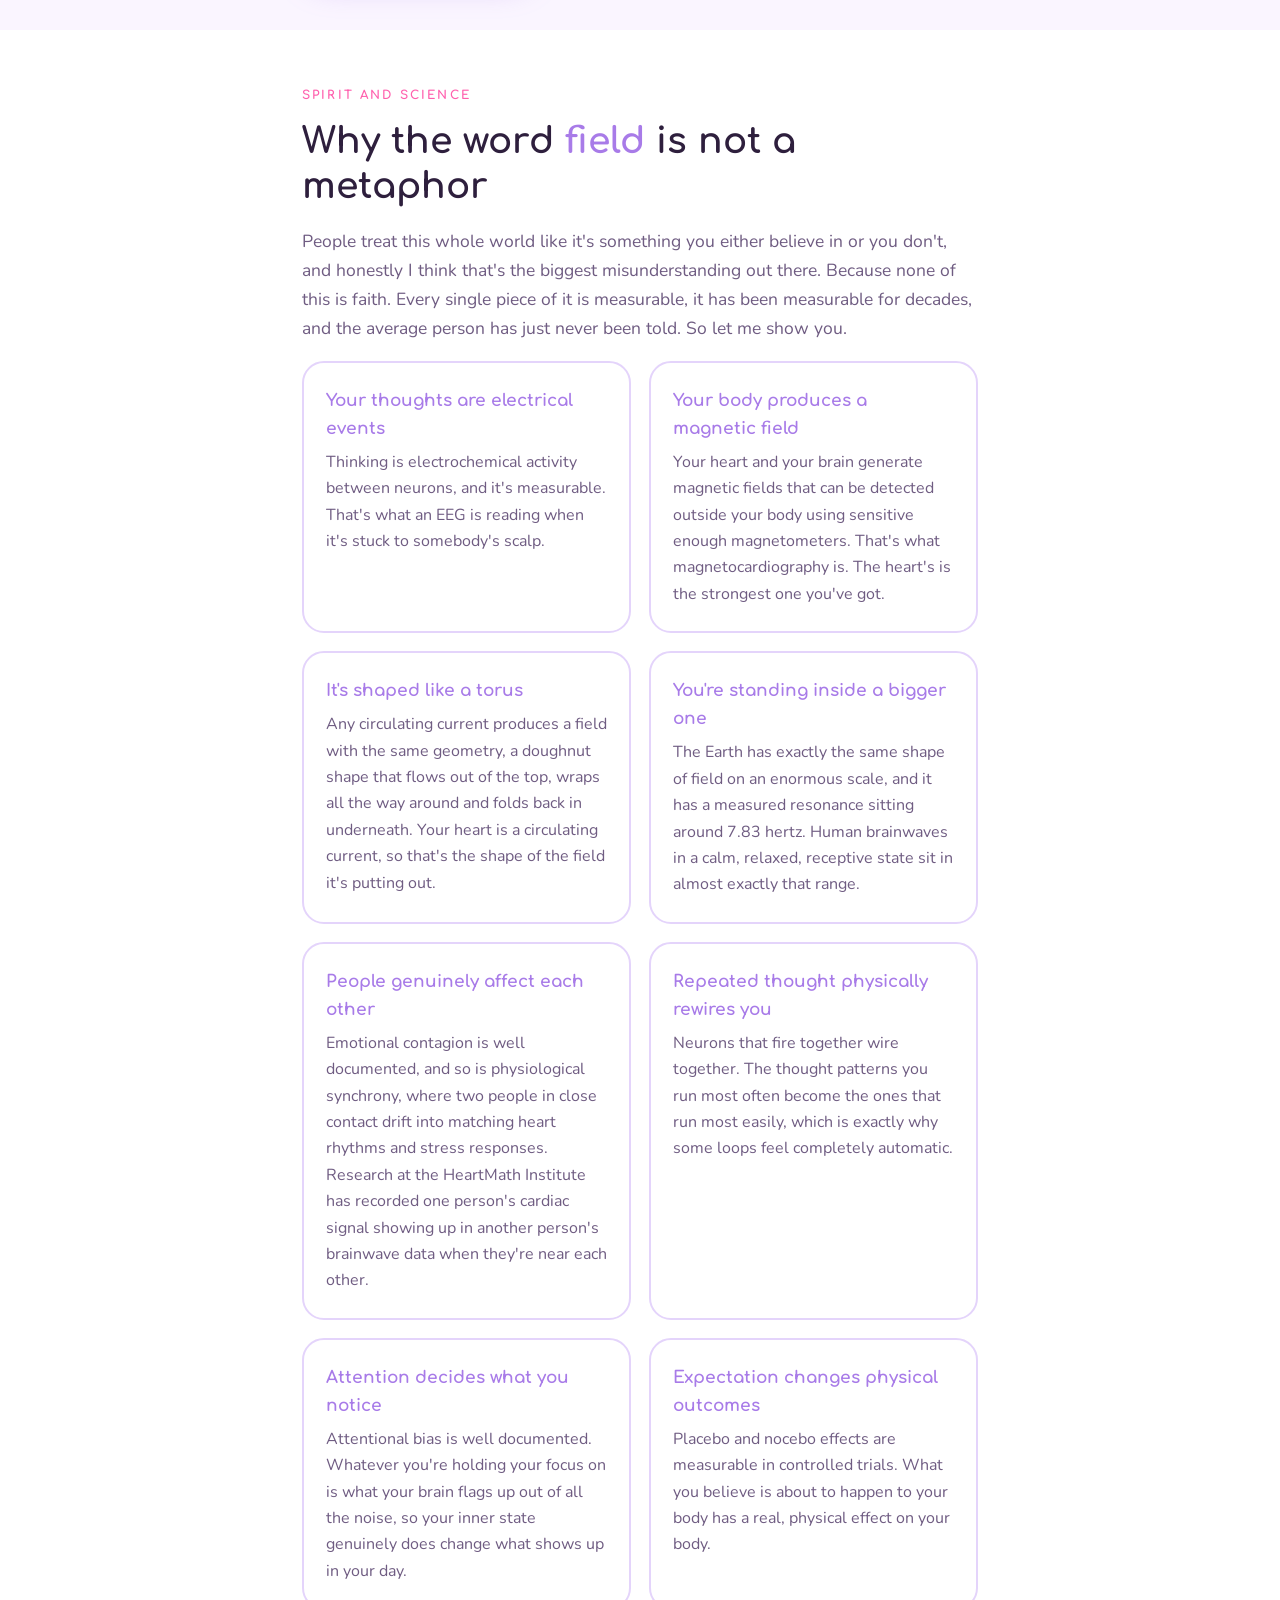
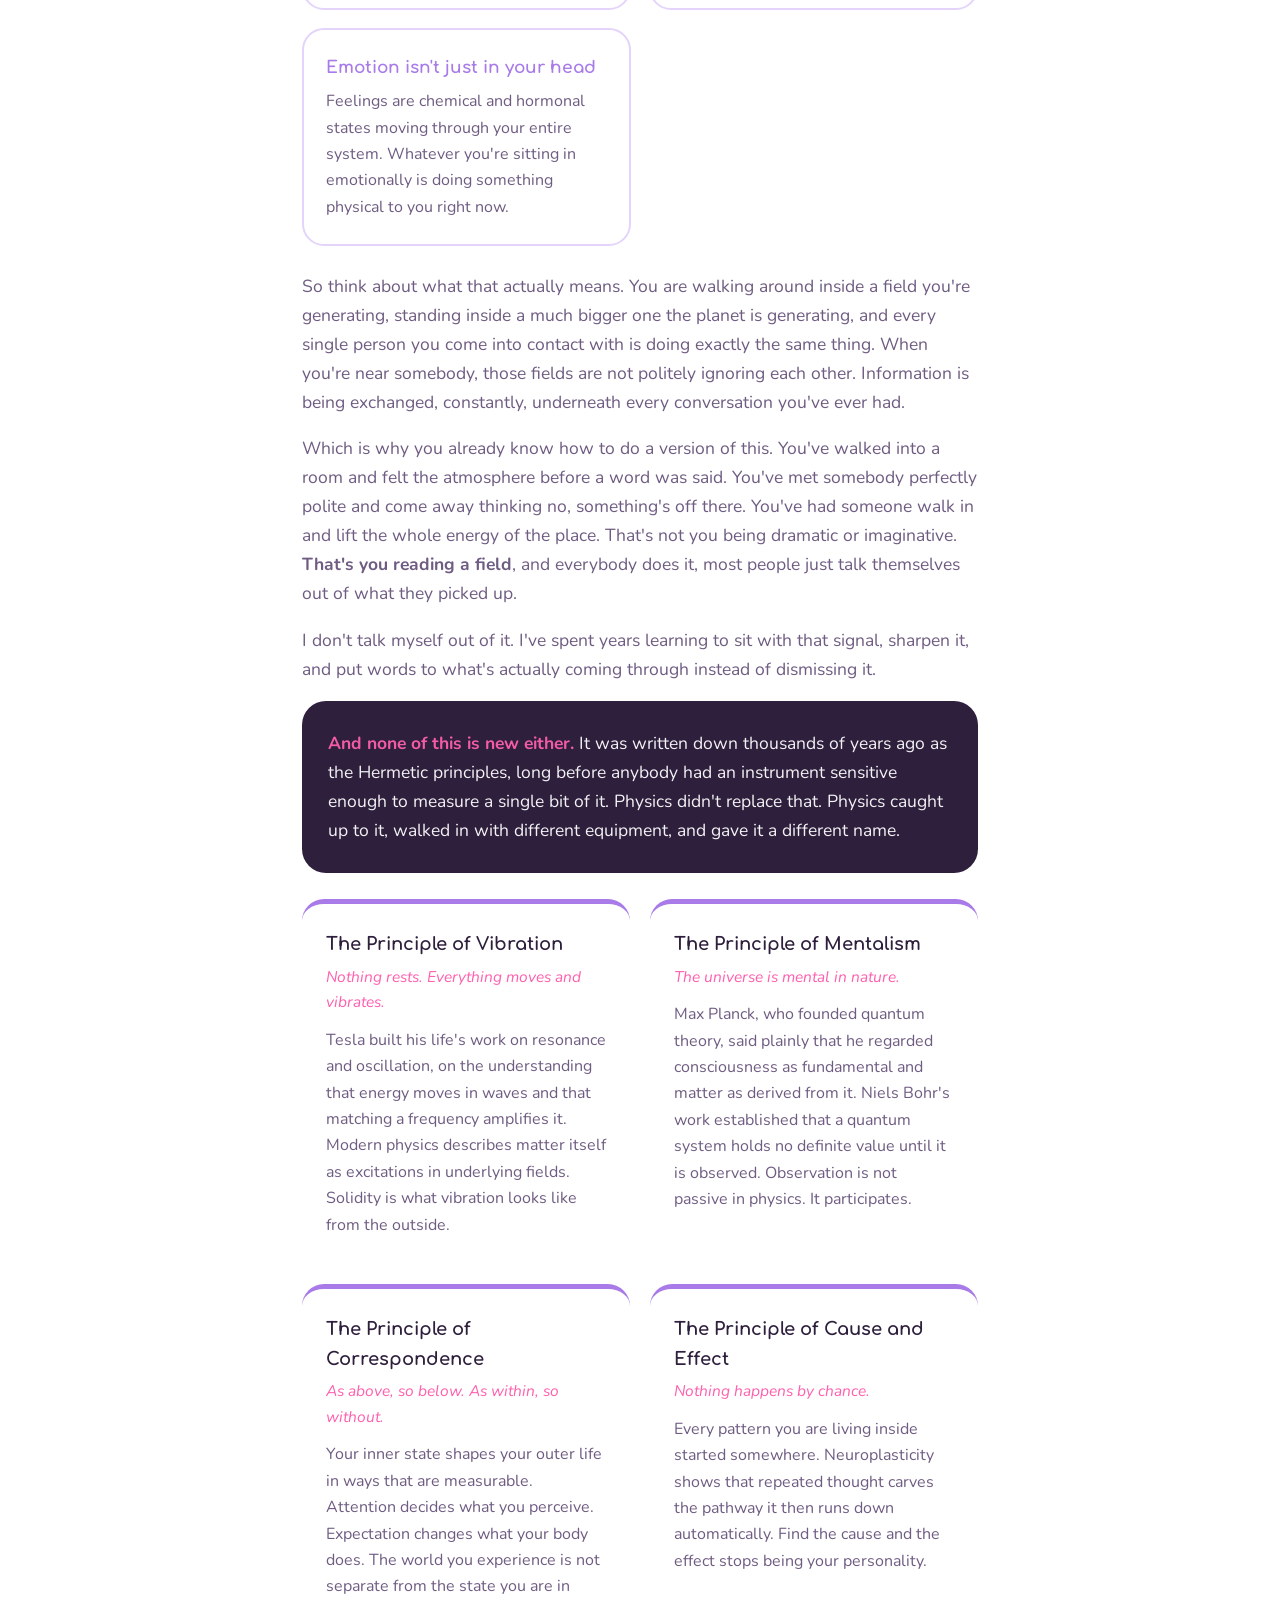
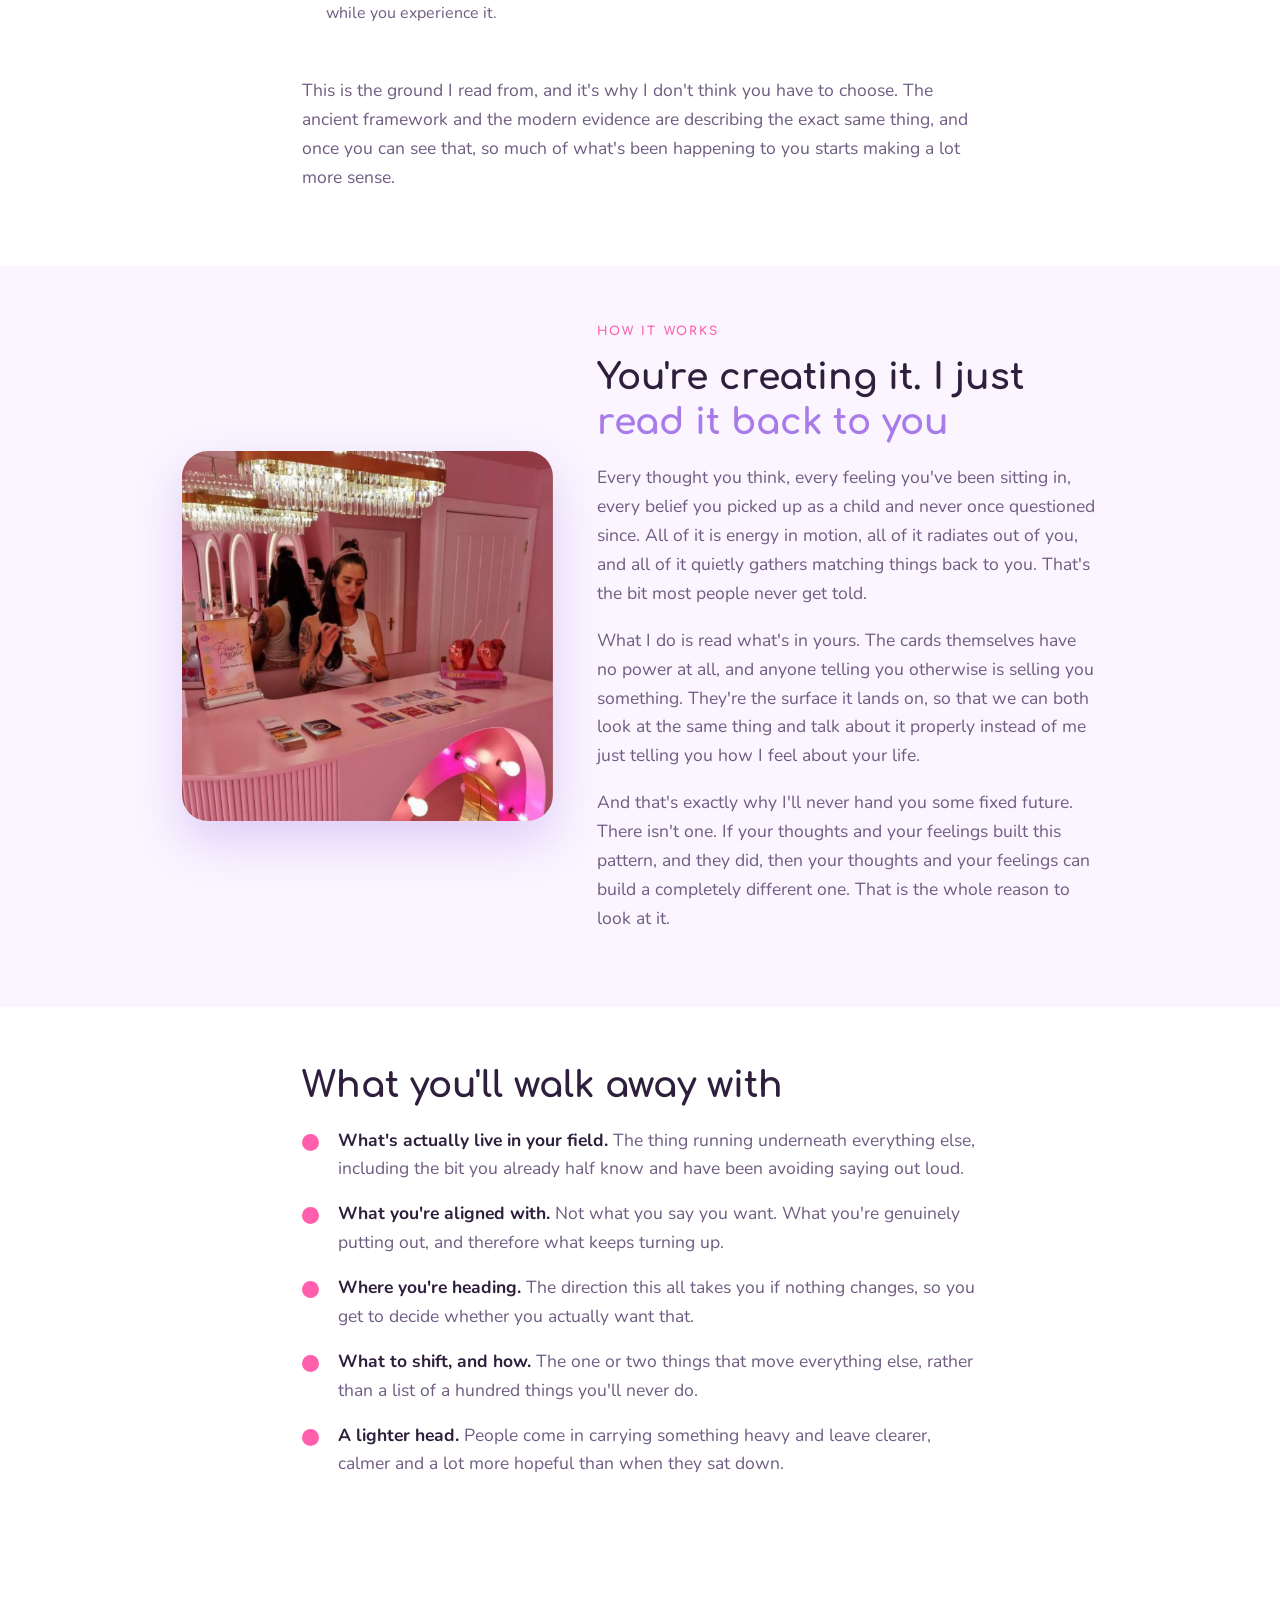
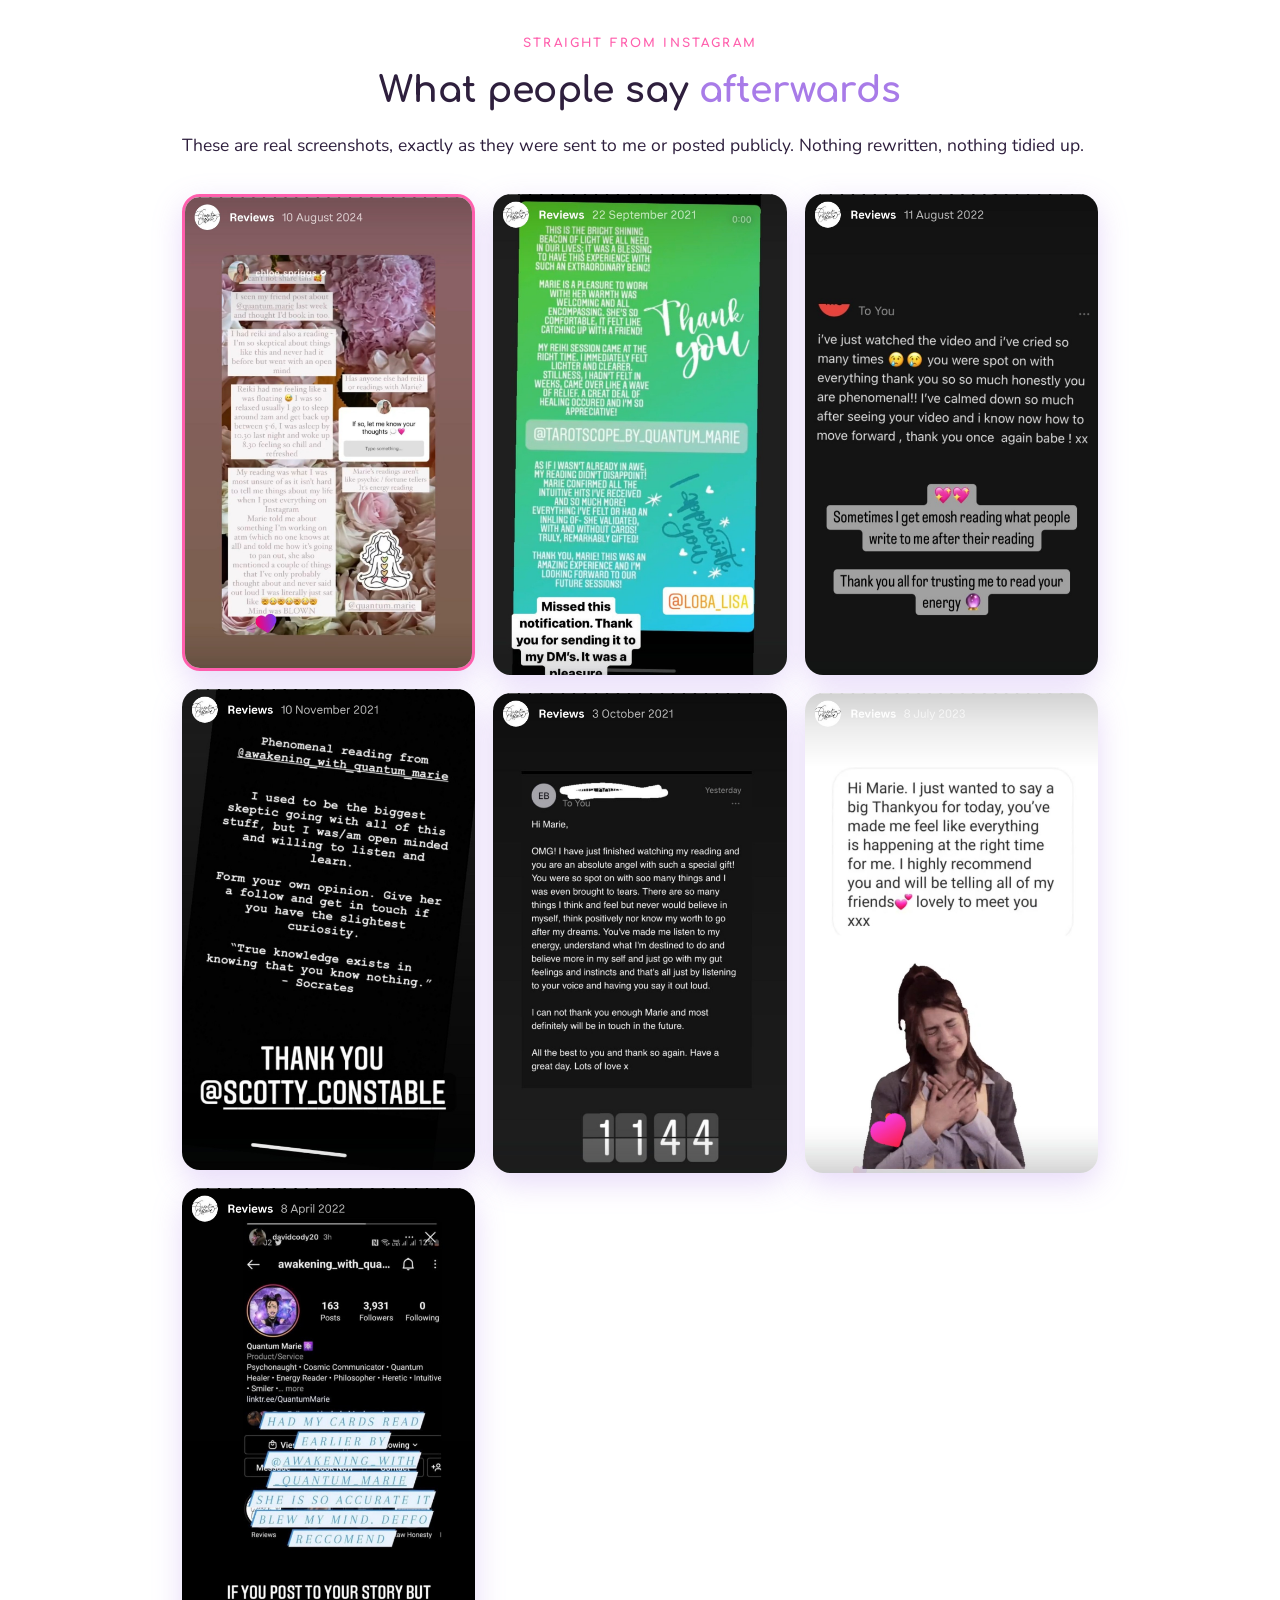
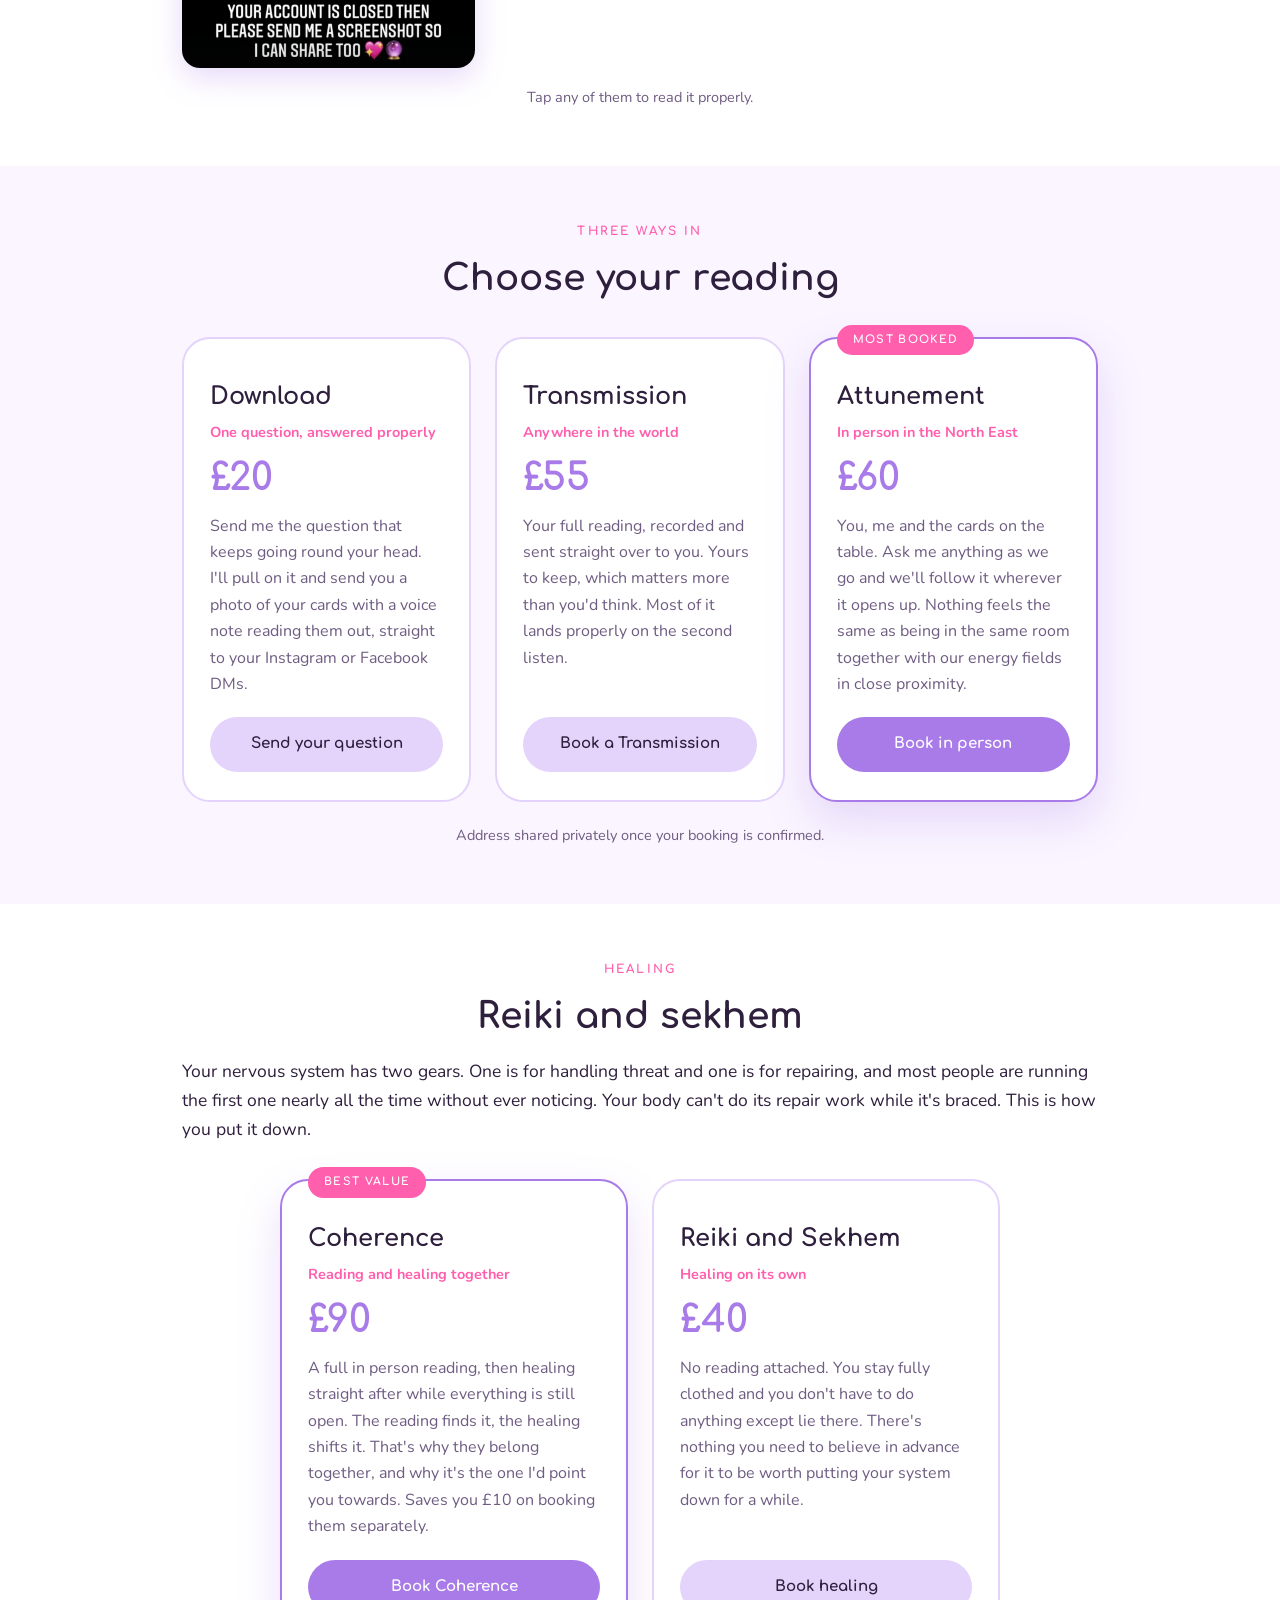
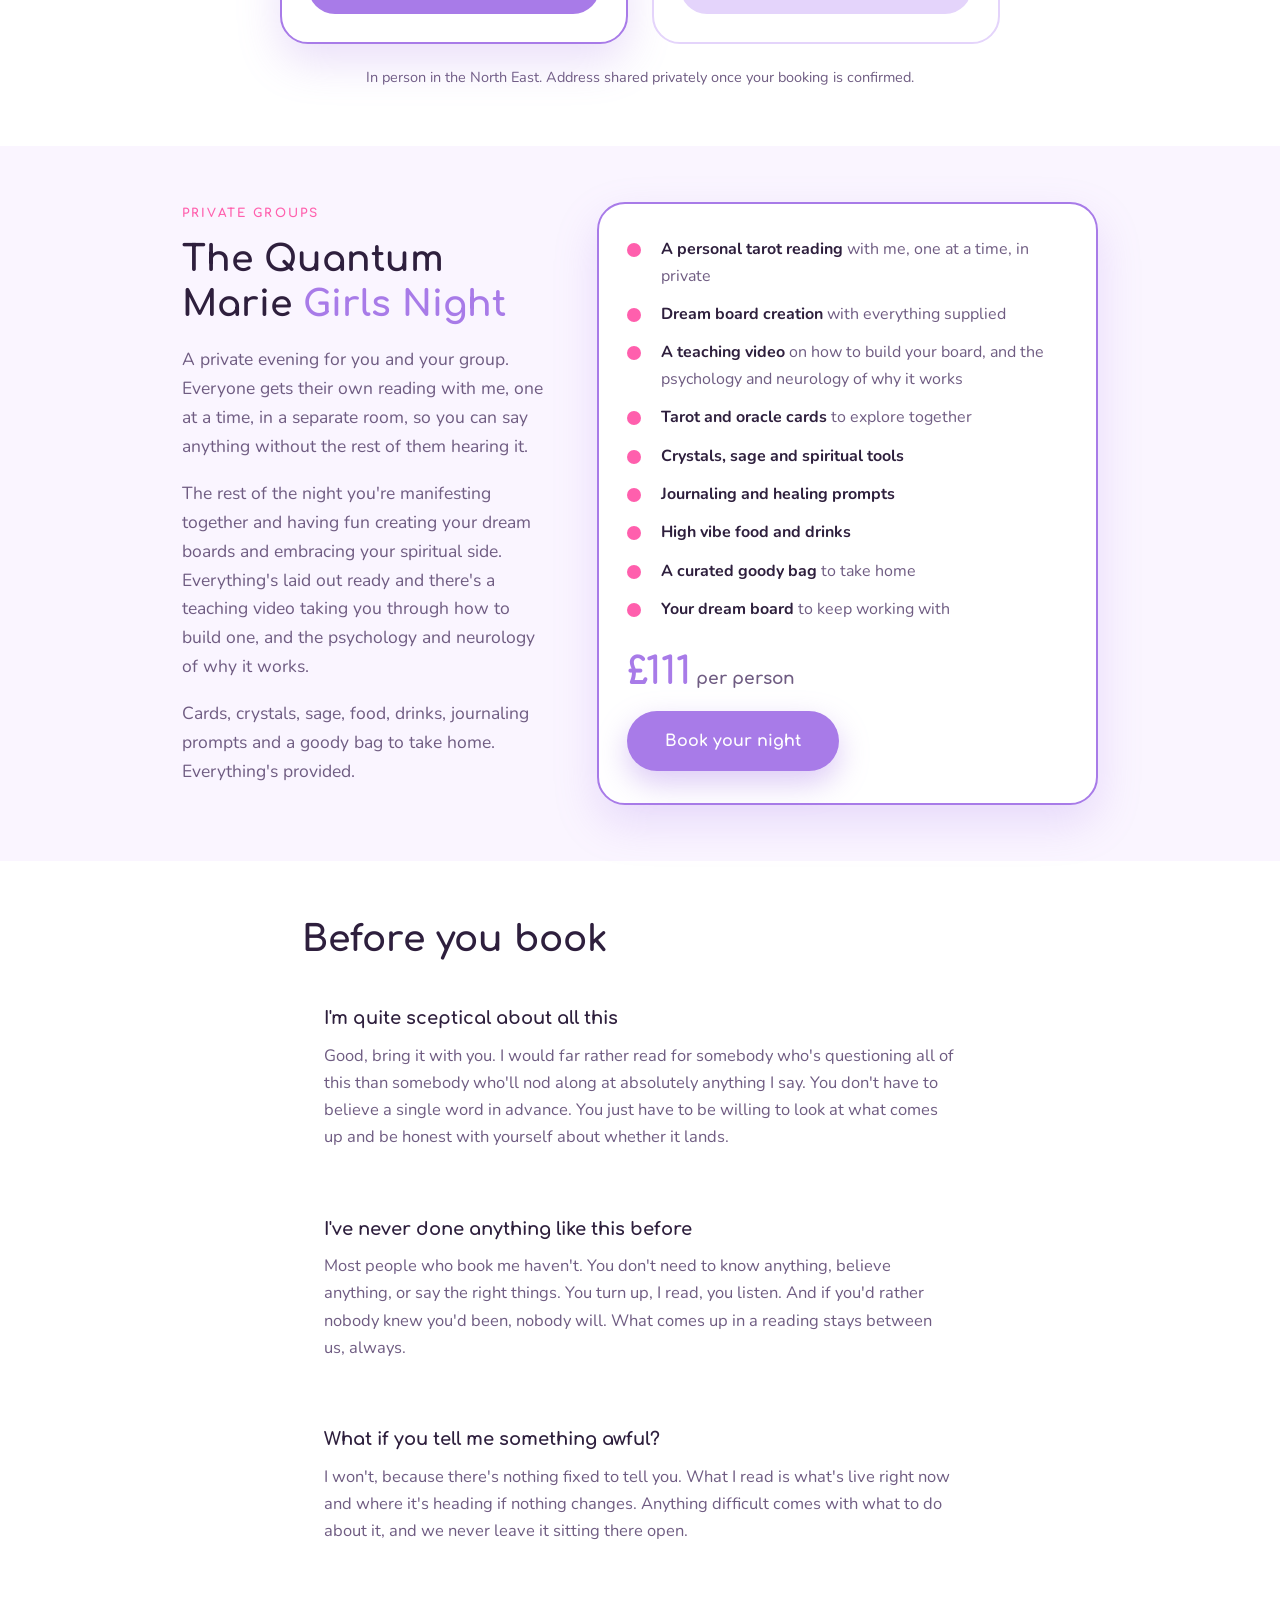
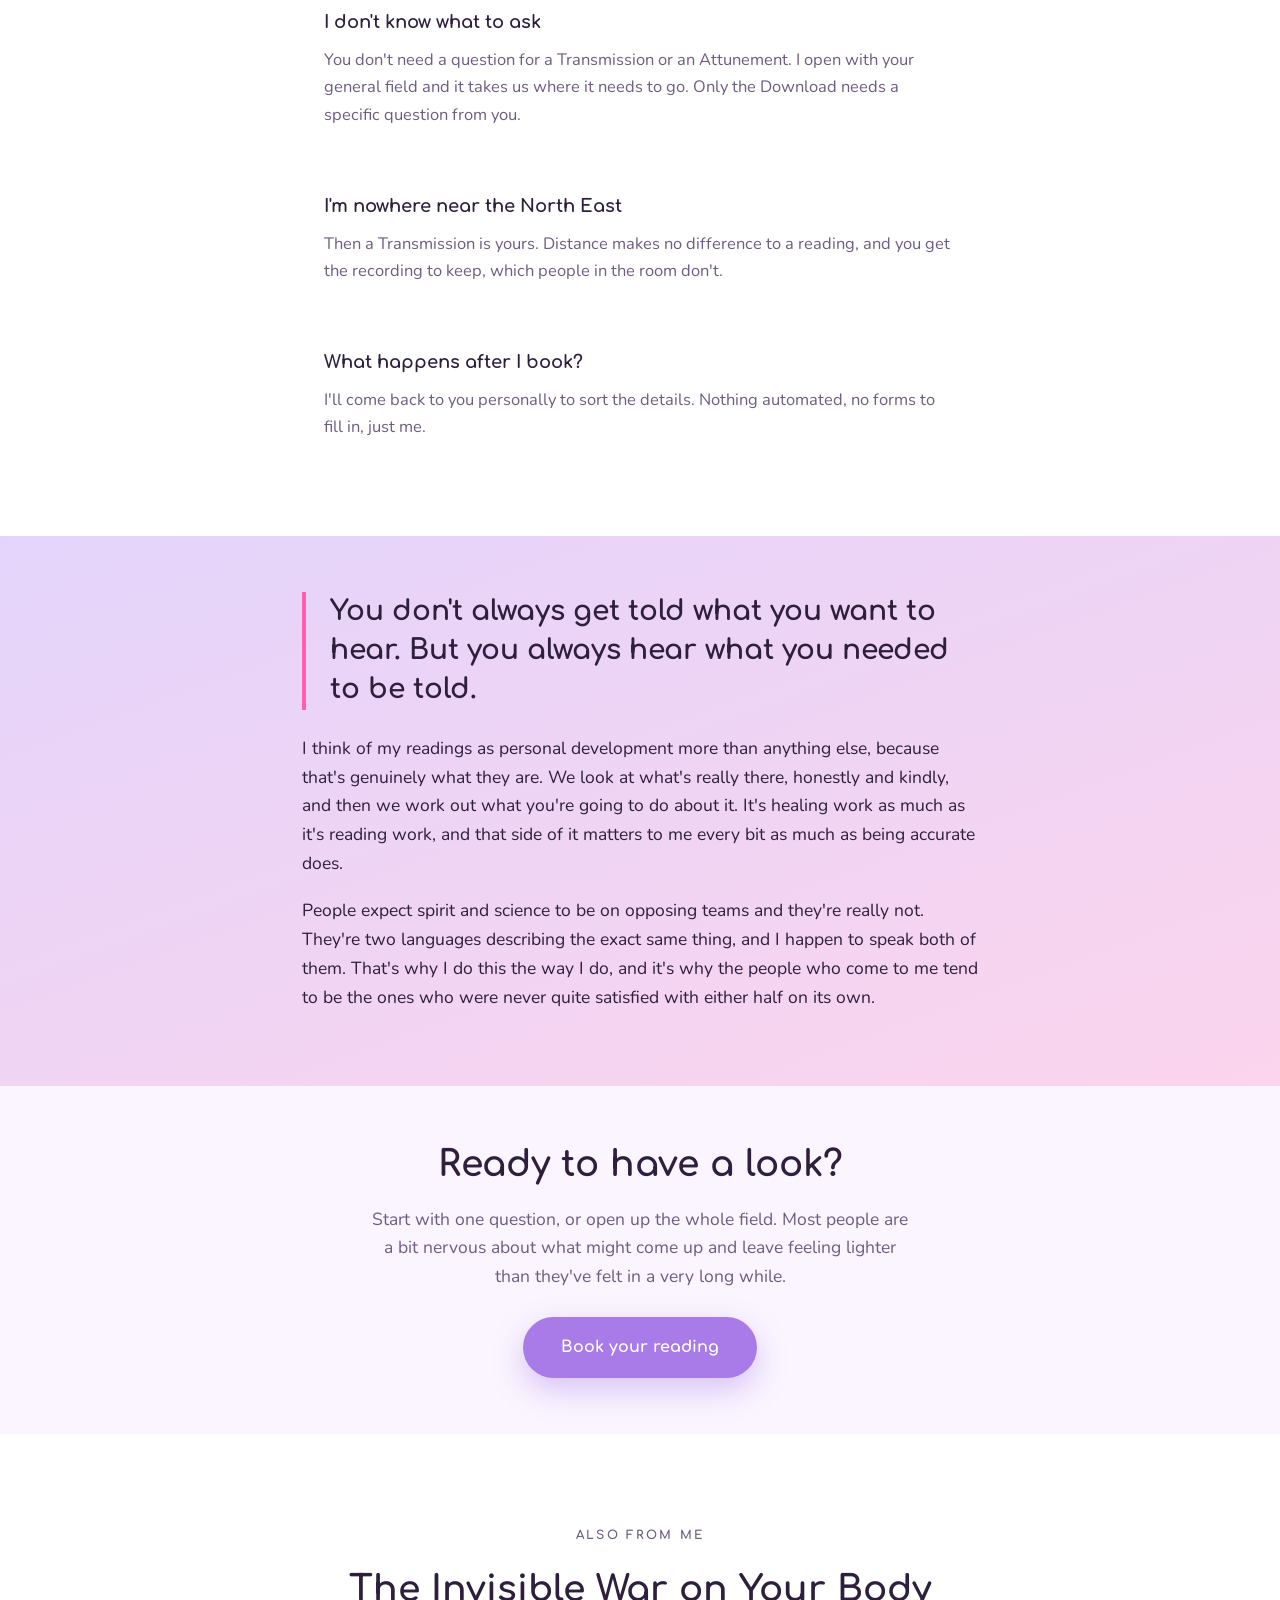
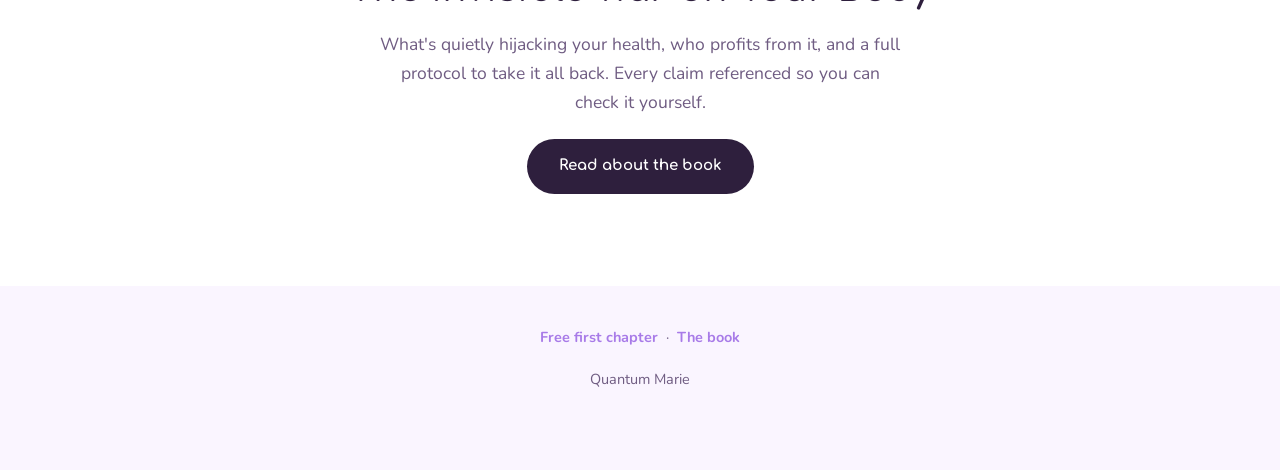
<file: index (6).html>
<!DOCTYPE html>
<html lang="en">
<head>
<meta charset="utf-8">
<meta name="viewport" content="width=device-width, initial-scale=1">
<title>Quantum Marie | Energy Readings</title>
<meta name="description" content="See what you are actually aligned with. Energy readings with Quantum Marie. Mind, body and spirit, read from your field. In person in the North East or anywhere in the world.">
<link rel="preconnect" href="https://fonts.googleapis.com">
<link rel="preconnect" href="https://fonts.gstatic.com" crossorigin>
<link href="https://fonts.googleapis.com/css2?family=Comfortaa:wght@500;700&family=Nunito:ital,wght@0,400;0,600;0,700;1,400&display=swap" rel="stylesheet">
<style>
:root{
  --lilac:#A87BE8;
  --lilacsoft:#E4D4FB;
  --candy:#FF5FAD;
  --cream:#FAF5FF;
  --deep:#2E1F3D;
  --soft:#6F5C82;
}
*,*::before,*::after{box-sizing:border-box}
html{scroll-behavior:smooth}
body{
  margin:0;
  background:var(--cream);
  color:var(--deep);
  font-family:'Nunito',system-ui,sans-serif;
  font-size:17.5px;
  line-height:1.65;
  overflow-x:hidden;
}
img{max-width:100%;display:block}
.wrap{max-width:960px;margin:0 auto;padding:0 22px}
.narrow{max-width:720px;margin:0 auto}

.topbar{
  background:var(--lilac);
  color:#fff;
  text-align:center;
  font-size:13.5px;
  letter-spacing:0.06em;
  font-weight:700;
  padding:12px 16px;
}
.logo{width:min(210px,54vw);margin:32px auto 28px}

h1,h2,h3,.cta,.pick,.ghost,.kicker,.tag,.cost,.phase b,.fact b,.faq b{font-family:'Comfortaa',cursive,sans-serif}
h1{
  font-weight:700;
  font-size:clamp(32px,5.6vw,50px);
  line-height:1.18;
  margin:0 0 18px;
}
h1 span{color:var(--lilac)}
.hero{display:grid;gap:28px;align-items:center;padding:0 0 56px}
@media (min-width:820px){.hero{grid-template-columns:1.05fr 0.95fr;gap:46px}}
.hero img{border-radius:26px;box-shadow:0 22px 52px rgba(168,123,232,0.3)}
.kicker{
  font-weight:700;
  font-size:12px;
  letter-spacing:0.18em;
  text-transform:uppercase;
  color:var(--candy);
  margin:0 0 14px;
}
.hero p.lead{font-size:19px;color:var(--soft);margin:0 0 26px}
.cta{
  display:inline-block;
  font-weight:700;
  font-size:16px;
  color:#fff;
  background:var(--lilac);
  padding:17px 38px;
  border-radius:100px;
  text-decoration:none;
  box-shadow:0 12px 30px rgba(168,123,232,0.4);
  transition:transform .18s ease,background .18s ease;
}
.cta:hover,.cta:focus{transform:translateY(-2px);background:var(--candy)}
.under{font-size:14.5px;color:var(--soft);margin:14px 0 0}
a:focus-visible{outline:3px solid var(--candy);outline-offset:3px}

section{padding:56px 0}
.band{background:#fff}
.band.soft{background:linear-gradient(160deg,var(--lilacsoft),rgba(255,95,173,0.22))}
h2{
  font-weight:700;
  font-size:clamp(26px,4.2vw,36px);
  line-height:1.25;
  margin:0 0 18px;
}
h2 span{color:var(--lilac)}
p{margin:0 0 18px}
.soft-text{color:var(--soft)}

.ticks{list-style:none;padding:0;margin:0 0 28px}
.ticks li{position:relative;padding:0 0 16px 36px;color:var(--soft)}
.ticks li strong{color:var(--deep);font-weight:700}
.ticks li::before{
  content:"";
  position:absolute;
  left:0;
  top:8px;
  width:17px;
  height:17px;
  border-radius:50%;
  background:var(--candy);
}

.phases{display:grid;gap:20px;margin:0 0 30px}
@media (min-width:820px){.phases{grid-template-columns:repeat(3,1fr)}}
.phase{background:var(--cream);border-radius:24px;padding:28px 24px}
.phase b{display:block;font-weight:700;font-size:21px;color:var(--lilac);margin:0 0 8px}
.phase p{margin:0;color:var(--soft);font-size:16px}
.opening{background:var(--lilacsoft);border-radius:24px;padding:26px 24px;margin:0 0 20px}
.opening p{margin:0;color:var(--deep)}

.facts{display:grid;gap:18px;margin:0 0 26px}
@media (min-width:760px){.facts{grid-template-columns:1fr 1fr}}
.fact{
  background:#fff;
  border-radius:22px;
  padding:24px 22px;
  border:2px solid var(--lilacsoft);
}
.fact b{display:block;font-weight:700;font-size:17px;color:var(--lilac);margin:0 0 6px}
.fact p{margin:0;color:var(--soft);font-size:16px}
.honest{
  background:var(--deep);
  color:#fff;
  border-radius:24px;
  padding:28px 26px;
  margin:0 0 26px;
}
.honest p{margin:0;opacity:0.94}
.honest strong{color:var(--candy)}

.pairs{display:grid;gap:20px;margin:0 0 24px}
@media (min-width:760px){.pairs{grid-template-columns:1fr 1fr}}
.pair{
  background:#fff;
  border-radius:22px;
  padding:26px 24px;
  border-top:5px solid var(--lilac);
}
.pair b{
  display:block;
  font-family:'Comfortaa',cursive,sans-serif;
  font-weight:700;
  font-size:18px;
  color:var(--deep);
  margin:0 0 4px;
}
.pair .anc{
  color:var(--candy);
  font-style:italic;
  font-size:15.5px;
  margin:0 0 12px;
}
.pair p{margin:0;color:var(--soft);font-size:16px}

.cards{display:grid;gap:24px;margin:36px 0 22px}
@media (min-width:820px){.cards{grid-template-columns:repeat(3,1fr);align-items:stretch}}
@media (min-width:820px){.cards.two{grid-template-columns:repeat(2,1fr);max-width:720px;margin-left:auto;margin-right:auto}}
.tier{
  background:#fff;
  border:2px solid var(--lilacsoft);
  border-radius:28px;
  padding:32px 26px 28px;
  display:flex;
  flex-direction:column;
  position:relative;
}
.tier.feature{border-color:var(--lilac);box-shadow:0 18px 44px rgba(168,123,232,0.24)}
.tag{
  position:absolute;
  top:-14px;
  left:26px;
  background:var(--candy);
  color:#fff;
  font-weight:700;
  font-size:11px;
  letter-spacing:0.12em;
  text-transform:uppercase;
  padding:6px 16px;
  border-radius:100px;
}
.tier h3{font-weight:700;font-size:24px;margin:6px 0 4px}
.who{font-size:14.5px;color:var(--candy);font-weight:700;margin:0 0 14px}
.cost{font-weight:700;font-size:38px;margin:0 0 16px;line-height:1;color:var(--lilac)}
.desc{color:var(--soft);font-size:16px;margin:0 0 20px;flex-grow:1}
.pick{
  display:block;
  text-align:center;
  font-weight:700;
  font-size:15px;
  color:var(--deep);
  background:var(--lilacsoft);
  padding:15px 18px;
  border-radius:100px;
  text-decoration:none;
  transition:background .18s ease,color .18s ease;
}
.pick:hover,.pick:focus{background:var(--candy);color:#fff}
.pick.hot{background:var(--lilac);color:#fff}
.pick.hot:hover,.pick.hot:focus{background:var(--candy)}

.shots{
  columns:3;
  column-gap:18px;
  margin:34px 0 18px;
}
@media (max-width:900px){.shots{columns:2}}
@media (max-width:560px){.shots{columns:1}}
.shot{
  display:block;
  break-inside:avoid;
  margin:0 0 18px;
  border-radius:18px;
  overflow:hidden;
  box-shadow:0 10px 30px rgba(168,123,232,0.28);
  transition:transform .18s ease,box-shadow .18s ease;
}
.shot:hover,.shot:focus{
  transform:translateY(-3px);
  box-shadow:0 16px 40px rgba(168,123,232,0.4);
}
.shot img{width:100%;height:auto;display:block}
.shot.big{border:3px solid var(--candy)}

.night{
  background:#fff;
  border:2px solid var(--lilac);
  border-radius:28px;
  padding:32px 28px;
  box-shadow:0 18px 44px rgba(168,123,232,0.22);
}
.night .ticks{margin:0 0 18px}
.night .ticks li{padding:0 0 12px 34px;font-size:16px}
.night .ticks li::before{width:14px;height:14px;top:7px}
.night .cost{margin:18px 0 20px}

.split{display:grid;gap:30px;align-items:center}
@media (min-width:820px){.split{grid-template-columns:0.85fr 1.15fr;gap:44px}}
.split img{border-radius:26px;box-shadow:0 20px 46px rgba(168,123,232,0.32)}

.faqs{margin:0 0 8px}
.faq{
  background:#fff;
  border-radius:22px;
  padding:24px 22px;
  margin:0 0 16px;
}
.faq b{display:block;font-weight:700;font-size:18px;margin:0 0 8px}
.faq p{margin:0;color:var(--soft);font-size:16.5px}

.quote{
  font-family:'Comfortaa',cursive,sans-serif;
  font-weight:700;
  font-size:clamp(21px,3.2vw,28px);
  line-height:1.4;
  color:var(--deep);
  border-left:4px solid var(--candy);
  padding-left:24px;
  margin:0 0 24px;
}

.final{text-align:center}
.final p{color:var(--soft);max-width:540px;margin:0 auto 26px}

.bookbox{background:#fff;border-radius:28px;padding:36px 28px;text-align:center}
.bookbox p{color:var(--soft);max-width:520px;margin:0 auto 22px}
.ghost{
  display:inline-block;
  font-weight:700;
  font-size:15px;
  color:#fff;
  background:var(--deep);
  padding:15px 32px;
  border-radius:100px;
  text-decoration:none;
}
.ghost:hover,.ghost:focus{background:var(--lilac)}

footer{text-align:center;color:var(--soft);font-size:14.5px;padding:40px 0 60px}
footer a{color:var(--lilac);text-decoration:none;font-weight:700}
</style>
</head>
<body>

<p class="topbar">Readings from &pound;20 &nbsp;&middot;&nbsp; In person in the North East or anywhere in the world</p>

<div class="wrap">
  <img class="logo" src="logo.png" alt="Quantum Marie">

  <div class="hero">
    <div>
      <p class="kicker">Energy reader and healer</p>
      <h1>See what you're <span>actually aligned with</span></h1>
      <p class="lead">Your thoughts and your feelings are creating your reality every single day, and I don't mean that in a fluffy way, I mean it literally. A reading shows you what's actually sitting in your field right now, what you're pulling towards you without even realising you're doing it, and where all of it takes you if nothing shifts.</p>
      <a class="cta" href="#book">Book your reading</a>
      <p class="under">Readings from &pound;20.</p>
    </div>
    <img src="cards.jpg" alt="Marie holding reading cards">
  </div>
</div>

<section>
  <div class="wrap narrow">
    <p class="kicker">Inside a reading</p>
    <h2>How your reading <span>flows</span></h2>

    <div class="opening">
      <p><strong>We open with your field.</strong> I read the general energy around you first, using several decks, so we can see what you're carrying before we go anywhere near the detail.</p>
    </div>

    <div class="phases">
      <div class="phase">
        <b>Mind</b>
        <p>The thoughts actually running the show up there. What's on a loop, what's draining you, and what genuinely needs sorting out.</p>
      </div>
      <div class="phase">
        <b>Body</b>
        <p>The main feelings sitting in your field. What you're holding onto that's blocking your next blessings from reaching you, and how to put it down.</p>
      </div>
      <div class="phase">
        <b>Spirit</b>
        <p>A message straight from your higher self. Whatever it is you most need to know right now, however it wants to come through.</p>
      </div>
    </div>

    <a class="cta" href="#book">Book your reading</a>
  </div>
</section>

<section class="band">
  <div class="wrap narrow">
    <p class="kicker">Spirit and science</p>
    <h2>Why the word <span>field</span> is not a metaphor</h2>
    <p class="soft-text">People treat this whole world like it's something you either believe in or you don't, and honestly I think that's the biggest misunderstanding out there. Because none of this is faith. Every single piece of it is measurable, it has been measurable for decades, and the average person has just never been told. So let me show you.</p>

    <div class="facts">
      <div class="fact">
        <b>Your thoughts are electrical events</b>
        <p>Thinking is electrochemical activity between neurons, and it's measurable. That's what an EEG is reading when it's stuck to somebody's scalp.</p>
      </div>
      <div class="fact">
        <b>Your body produces a magnetic field</b>
        <p>Your heart and your brain generate magnetic fields that can be detected outside your body using sensitive enough magnetometers. That's what magnetocardiography is. The heart's is the strongest one you've got.</p>
      </div>
      <div class="fact">
        <b>It's shaped like a torus</b>
        <p>Any circulating current produces a field with the same geometry, a doughnut shape that flows out of the top, wraps all the way around and folds back in underneath. Your heart is a circulating current, so that's the shape of the field it's putting out.</p>
      </div>
      <div class="fact">
        <b>You're standing inside a bigger one</b>
        <p>The Earth has exactly the same shape of field on an enormous scale, and it has a measured resonance sitting around 7.83 hertz. Human brainwaves in a calm, relaxed, receptive state sit in almost exactly that range.</p>
      </div>
      <div class="fact">
        <b>People genuinely affect each other</b>
        <p>Emotional contagion is well documented, and so is physiological synchrony, where two people in close contact drift into matching heart rhythms and stress responses. Research at the HeartMath Institute has recorded one person's cardiac signal showing up in another person's brainwave data when they're near each other.</p>
      </div>
      <div class="fact">
        <b>Repeated thought physically rewires you</b>
        <p>Neurons that fire together wire together. The thought patterns you run most often become the ones that run most easily, which is exactly why some loops feel completely automatic.</p>
      </div>
      <div class="fact">
        <b>Attention decides what you notice</b>
        <p>Attentional bias is well documented. Whatever you're holding your focus on is what your brain flags up out of all the noise, so your inner state genuinely does change what shows up in your day.</p>
      </div>
      <div class="fact">
        <b>Expectation changes physical outcomes</b>
        <p>Placebo and nocebo effects are measurable in controlled trials. What you believe is about to happen to your body has a real, physical effect on your body.</p>
      </div>
      <div class="fact">
        <b>Emotion isn't just in your head</b>
        <p>Feelings are chemical and hormonal states moving through your entire system. Whatever you're sitting in emotionally is doing something physical to you right now.</p>
      </div>
    </div>

    <p class="soft-text">So think about what that actually means. You are walking around inside a field you're generating, standing inside a much bigger one the planet is generating, and every single person you come into contact with is doing exactly the same thing. When you're near somebody, those fields are not politely ignoring each other. Information is being exchanged, constantly, underneath every conversation you've ever had.</p>

    <p class="soft-text">Which is why you already know how to do a version of this. You've walked into a room and felt the atmosphere before a word was said. You've met somebody perfectly polite and come away thinking no, something's off there. You've had someone walk in and lift the whole energy of the place. That's not you being dramatic or imaginative. <strong>That's you reading a field</strong>, and everybody does it, most people just talk themselves out of what they picked up.</p>

    <p class="soft-text">I don't talk myself out of it. I've spent years learning to sit with that signal, sharpen it, and put words to what's actually coming through instead of dismissing it.</p>

    <div class="honest">
      <p><strong>And none of this is new either.</strong> It was written down thousands of years ago as the Hermetic principles, long before anybody had an instrument sensitive enough to measure a single bit of it. Physics didn't replace that. Physics caught up to it, walked in with different equipment, and gave it a different name.</p>
    </div>

    <div class="pairs">
      <div class="pair">
        <b>The Principle of Vibration</b>
        <p class="anc">Nothing rests. Everything moves and vibrates.</p>
        <p>Tesla built his life's work on resonance and oscillation, on the understanding that energy moves in waves and that matching a frequency amplifies it. Modern physics describes matter itself as excitations in underlying fields. Solidity is what vibration looks like from the outside.</p>
      </div>
      <div class="pair">
        <b>The Principle of Mentalism</b>
        <p class="anc">The universe is mental in nature.</p>
        <p>Max Planck, who founded quantum theory, said plainly that he regarded consciousness as fundamental and matter as derived from it. Niels Bohr's work established that a quantum system holds no definite value until it is observed. Observation is not passive in physics. It participates.</p>
      </div>
      <div class="pair">
        <b>The Principle of Correspondence</b>
        <p class="anc">As above, so below. As within, so without.</p>
        <p>Your inner state shapes your outer life in ways that are measurable. Attention decides what you perceive. Expectation changes what your body does. The world you experience is not separate from the state you are in while you experience it.</p>
      </div>
      <div class="pair">
        <b>The Principle of Cause and Effect</b>
        <p class="anc">Nothing happens by chance.</p>
        <p>Every pattern you are living inside started somewhere. Neuroplasticity shows that repeated thought carves the pathway it then runs down automatically. Find the cause and the effect stops being your personality.</p>
      </div>
    </div>

    <p class="soft-text">This is the ground I read from, and it's why I don't think you have to choose. The ancient framework and the modern evidence are describing the exact same thing, and once you can see that, so much of what's been happening to you starts making a lot more sense.</p>
  </div>
</section>

<section>
  <div class="wrap">
    <div class="split">
      <img src="reading.jpg" alt="Marie laying out a card spread">
      <div>
        <p class="kicker">How it works</p>
        <h2>You're creating it. I just <span>read it back to you</span></h2>
        <p class="soft-text">Every thought you think, every feeling you've been sitting in, every belief you picked up as a child and never once questioned since. All of it is energy in motion, all of it radiates out of you, and all of it quietly gathers matching things back to you. That's the bit most people never get told.</p>
        <p class="soft-text">What I do is read what's in yours. The cards themselves have no power at all, and anyone telling you otherwise is selling you something. They're the surface it lands on, so that we can both look at the same thing and talk about it properly instead of me just telling you how I feel about your life.</p>
        <p class="soft-text">And that's exactly why I'll never hand you some fixed future. There isn't one. If your thoughts and your feelings built this pattern, and they did, then your thoughts and your feelings can build a completely different one. That is the whole reason to look at it.</p>
      </div>
    </div>
  </div>
</section>

<section class="band">
  <div class="wrap narrow">
    <h2>What you'll walk away with</h2>
    <ul class="ticks">
      <li><strong>What's actually live in your field.</strong> The thing running underneath everything else, including the bit you already half know and have been avoiding saying out loud.</li>
      <li><strong>What you're aligned with.</strong> Not what you say you want. What you're genuinely putting out, and therefore what keeps turning up.</li>
      <li><strong>Where you're heading.</strong> The direction this all takes you if nothing changes, so you get to decide whether you actually want that.</li>
      <li><strong>What to shift, and how.</strong> The one or two things that move everything else, rather than a list of a hundred things you'll never do.</li>
      <li><strong>A lighter head.</strong> People come in carrying something heavy and leave clearer, calmer and a lot more hopeful than when they sat down.</li>
    </ul>
  </div>
</section>

<section class="band">
  <div class="wrap">
    <p class="kicker" style="text-align:center">Straight from Instagram</p>
    <h2 style="text-align:center">What people say <span>afterwards</span></h2>
    <p class="lede">These are real screenshots, exactly as they were sent to me or posted publicly. Nothing rewritten, nothing tidied up.</p>

    <div class="shots">
      <a class="shot big" href="review-chloe.jpg" target="_blank"><img src="review-chloe.jpg" alt="Instagram review from Chloe Spriggs about her reiki and reading"></a>
      <a class="shot" href="review-scotty.jpg" target="_blank"><img src="review-scotty.jpg" alt="Instagram review from Scotty about his reading"></a>
      <a class="shot" href="review-david.jpg" target="_blank"><img src="review-david.jpg" alt="Instagram review from David about his card reading"></a>
      <a class="shot" href="review-lisa.jpg" target="_blank"><img src="review-lisa.jpg" alt="Instagram review from Lisa about her reiki session and reading"></a>
      <a class="shot" href="review-email.jpg" target="_blank"><img src="review-email.jpg" alt="Email review about a recorded reading"></a>
      <a class="shot" href="review-video.jpg" target="_blank"><img src="review-video.jpg" alt="Message from a client after watching their recorded reading"></a>
      <a class="shot" href="review-thanks.jpg" target="_blank"><img src="review-thanks.jpg" alt="Message from a client after an in person reading"></a>
    </div>

    <p class="under" style="text-align:center">Tap any of them to read it properly.</p>
  </div>
</section>

<section id="book">
  <div class="wrap">
    <p class="kicker" style="text-align:center">Three ways in</p>
    <h2 style="text-align:center">Choose your reading</h2>

    <div class="cards">

      <div class="tier">
        <h3>Download</h3>
        <p class="who">One question, answered properly</p>
        <p class="cost">&pound;20</p>
        <p class="desc">Send me the question that keeps going round your head. I'll pull on it and send you a photo of your cards with a voice note reading them out, straight to your Instagram or Facebook DMs.</p>
        <a class="pick" href="https://marie-monroe-2.myshopify.com/products/download-one-question-reading">Send your question</a>
      </div>

      <div class="tier">
        <h3>Transmission</h3>
        <p class="who">Anywhere in the world</p>
        <p class="cost">&pound;55</p>
        <p class="desc">Your full reading, recorded and sent straight over to you. Yours to keep, which matters more than you'd think. Most of it lands properly on the second listen.</p>
        <a class="pick" href="https://marie-monroe-2.myshopify.com/products/transmission-full-recorded-reading">Book a Transmission</a>
      </div>

      <div class="tier feature">
        <span class="tag">Most booked</span>
        <h3>Attunement</h3>
        <p class="who">In person in the North East</p>
        <p class="cost">&pound;60</p>
        <p class="desc">You, me and the cards on the table. Ask me anything as we go and we'll follow it wherever it opens up. Nothing feels the same as being in the same room together with our energy fields in close proximity.</p>
        <a class="pick hot" href="https://marie-monroe-2.myshopify.com/products/attunement-in-person-reading">Book in person</a>
      </div>

    </div>
    <p class="under" style="text-align:center">Address shared privately once your booking is confirmed.</p>
  </div>
</section>

<section class="band">
  <div class="wrap">
    <p class="kicker" style="text-align:center">Healing</p>
    <h2 style="text-align:center">Reiki and sekhem</h2>
    <p class="lede">Your nervous system has two gears. One is for handling threat and one is for repairing, and most people are running the first one nearly all the time without ever noticing. Your body can't do its repair work while it's braced. This is how you put it down.</p>

    <div class="cards two">

      <div class="tier feature">
        <span class="tag">Best value</span>
        <h3>Coherence</h3>
        <p class="who">Reading and healing together</p>
        <p class="cost">&pound;90</p>
        <p class="desc">A full in person reading, then healing straight after while everything is still open. The reading finds it, the healing shifts it. That's why they belong together, and why it's the one I'd point you towards. Saves you &pound;10 on booking them separately.</p>
        <a class="pick hot" href="https://marie-monroe-2.myshopify.com/products/coherence-in-person-reading-with-reiki-and-sekhem-healing">Book Coherence</a>
      </div>

      <div class="tier">
        <h3>Reiki and Sekhem</h3>
        <p class="who">Healing on its own</p>
        <p class="cost">&pound;40</p>
        <p class="desc">No reading attached. You stay fully clothed and you don't have to do anything except lie there. There's nothing you need to believe in advance for it to be worth putting your system down for a while.</p>
        <a class="pick" href="https://marie-monroe-2.myshopify.com/products/reiki-and-sekhem-combined-healing-40">Book healing</a>
      </div>

    </div>
    <p class="under" style="text-align:center">In person in the North East. Address shared privately once your booking is confirmed.</p>
  </div>
</section>

<section>
  <div class="wrap">
    <div class="split">
      <div>
        <p class="kicker">Private groups</p>
        <h2>The Quantum Marie <span>Girls Night</span></h2>
        <p class="soft-text">A private evening for you and your group. Everyone gets their own reading with me, one at a time, in a separate room, so you can say anything without the rest of them hearing it.</p>
        <p class="soft-text">The rest of the night you're manifesting together and having fun creating your dream boards and embracing your spiritual side. Everything's laid out ready and there's a teaching video taking you through how to build one, and the psychology and neurology of why it works.</p>
        <p class="soft-text">Cards, crystals, sage, food, drinks, journaling prompts and a goody bag to take home. Everything's provided.</p>
      </div>
      <div class="night">
        <ul class="ticks">
          <li><strong>A personal tarot reading</strong> with me, one at a time, in private</li>
          <li><strong>Dream board creation</strong> with everything supplied</li>
          <li><strong>A teaching video</strong> on how to build your board, and the psychology and neurology of why it works</li>
          <li><strong>Tarot and oracle cards</strong> to explore together</li>
          <li><strong>Crystals, sage and spiritual tools</strong></li>
          <li><strong>Journaling and healing prompts</strong></li>
          <li><strong>High vibe food and drinks</strong></li>
          <li><strong>A curated goody bag</strong> to take home</li>
          <li><strong>Your dream board</strong> to keep working with</li>
        </ul>
        <p class="cost">&pound;111<span style="font-size:17px;color:var(--soft)"> per person</span></p>
        <a class="cta" href="https://marie-monroe-2.myshopify.com/products/girls-night-in">Book your night</a>
      </div>
    </div>
  </div>
</section>

<section class="band">
  <div class="wrap narrow">
    <h2>Before you book</h2>
    <div class="faqs">
      <div class="faq">
        <b>I'm quite sceptical about all this</b>
        <p>Good, bring it with you. I would far rather read for somebody who's questioning all of this than somebody who'll nod along at absolutely anything I say. You don't have to believe a single word in advance. You just have to be willing to look at what comes up and be honest with yourself about whether it lands.</p>
      </div>
      <div class="faq">
        <b>I've never done anything like this before</b>
        <p>Most people who book me haven't. You don't need to know anything, believe anything, or say the right things. You turn up, I read, you listen. And if you'd rather nobody knew you'd been, nobody will. What comes up in a reading stays between us, always.</p>
      </div>
      <div class="faq">
        <b>What if you tell me something awful?</b>
        <p>I won't, because there's nothing fixed to tell you. What I read is what's live right now and where it's heading if nothing changes. Anything difficult comes with what to do about it, and we never leave it sitting there open.</p>
      </div>
      <div class="faq">
        <b>I don't know what to ask</b>
        <p>You don't need a question for a Transmission or an Attunement. I open with your general field and it takes us where it needs to go. Only the Download needs a specific question from you.</p>
      </div>
      <div class="faq">
        <b>I'm nowhere near the North East</b>
        <p>Then a Transmission is yours. Distance makes no difference to a reading, and you get the recording to keep, which people in the room don't.</p>
      </div>
      <div class="faq">
        <b>What happens after I book?</b>
        <p>I'll come back to you personally to sort the details. Nothing automated, no forms to fill in, just me.</p>
      </div>
    </div>
  </div>
</section>

<section class="band soft">
  <div class="wrap narrow">
    <p class="quote">You don't always get told what you want to hear. But you always hear what you needed to be told.</p>
    <p>I think of my readings as personal development more than anything else, because that's genuinely what they are. We look at what's really there, honestly and kindly, and then we work out what you're going to do about it. It's healing work as much as it's reading work, and that side of it matters to me every bit as much as being accurate does.</p>
    <p>People expect spirit and science to be on opposing teams and they're really not. They're two languages describing the exact same thing, and I happen to speak both of them. That's why I do this the way I do, and it's why the people who come to me tend to be the ones who were never quite satisfied with either half on its own.</p>
  </div>
</section>

<section>
  <div class="wrap narrow final">
    <h2>Ready to have a look?</h2>
    <p>Start with one question, or open up the whole field. Most people are a bit nervous about what might come up and leave feeling lighter than they've felt in a very long while.</p>
    <a class="cta" href="#book">Book your reading</a>
  </div>
</section>

<section class="band">
  <div class="wrap narrow">
    <div class="bookbox">
      <p class="kicker">Also from me</p>
      <h2>The Invisible War on Your Body</h2>
      <p>What's quietly hijacking your health, who profits from it, and a full protocol to take it all back. Every claim referenced so you can check it yourself.</p>
      <a class="ghost" href="/book/">Read about the book</a>
    </div>
  </div>
</section>

<footer>
  <p><a href="/free/">Free first chapter</a> &nbsp;&middot;&nbsp; <a href="/book/">The book</a></p>
  <p>Quantum Marie</p>
</footer>

</body>
</html>
</file>
